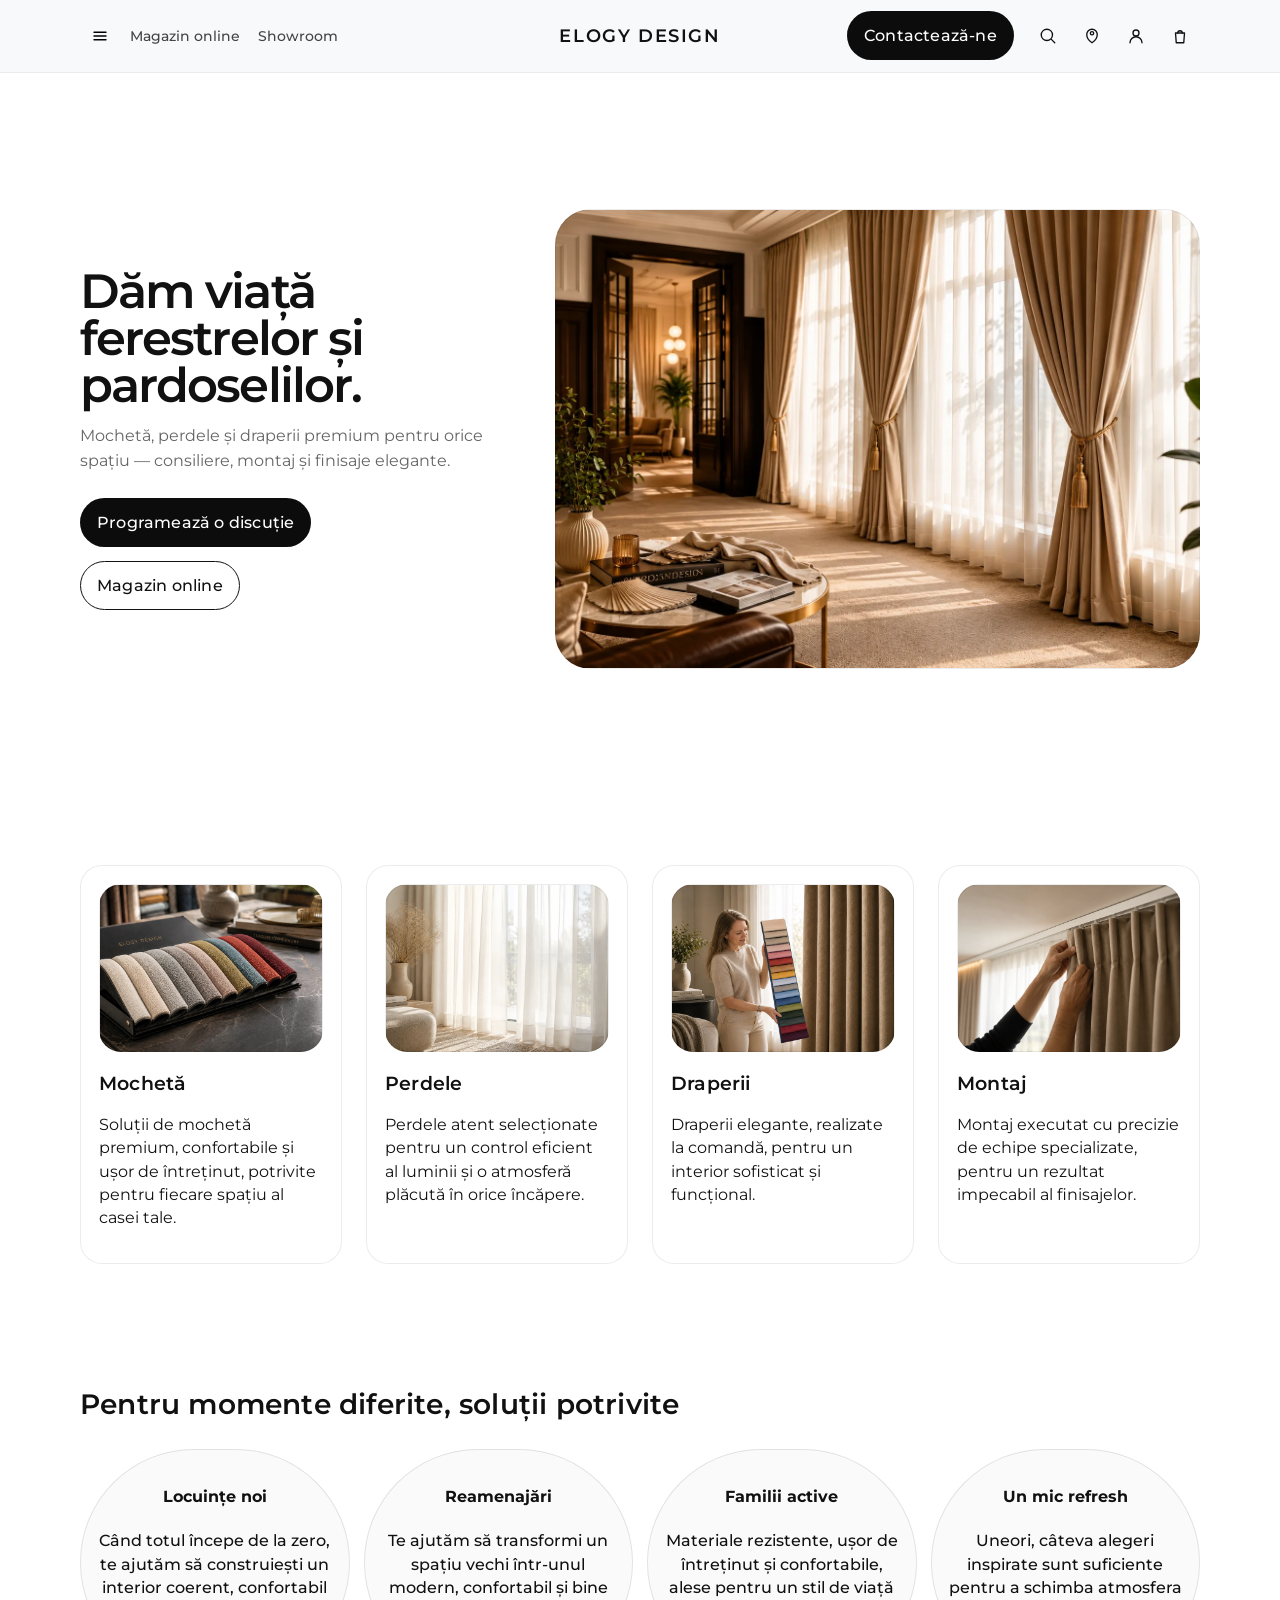
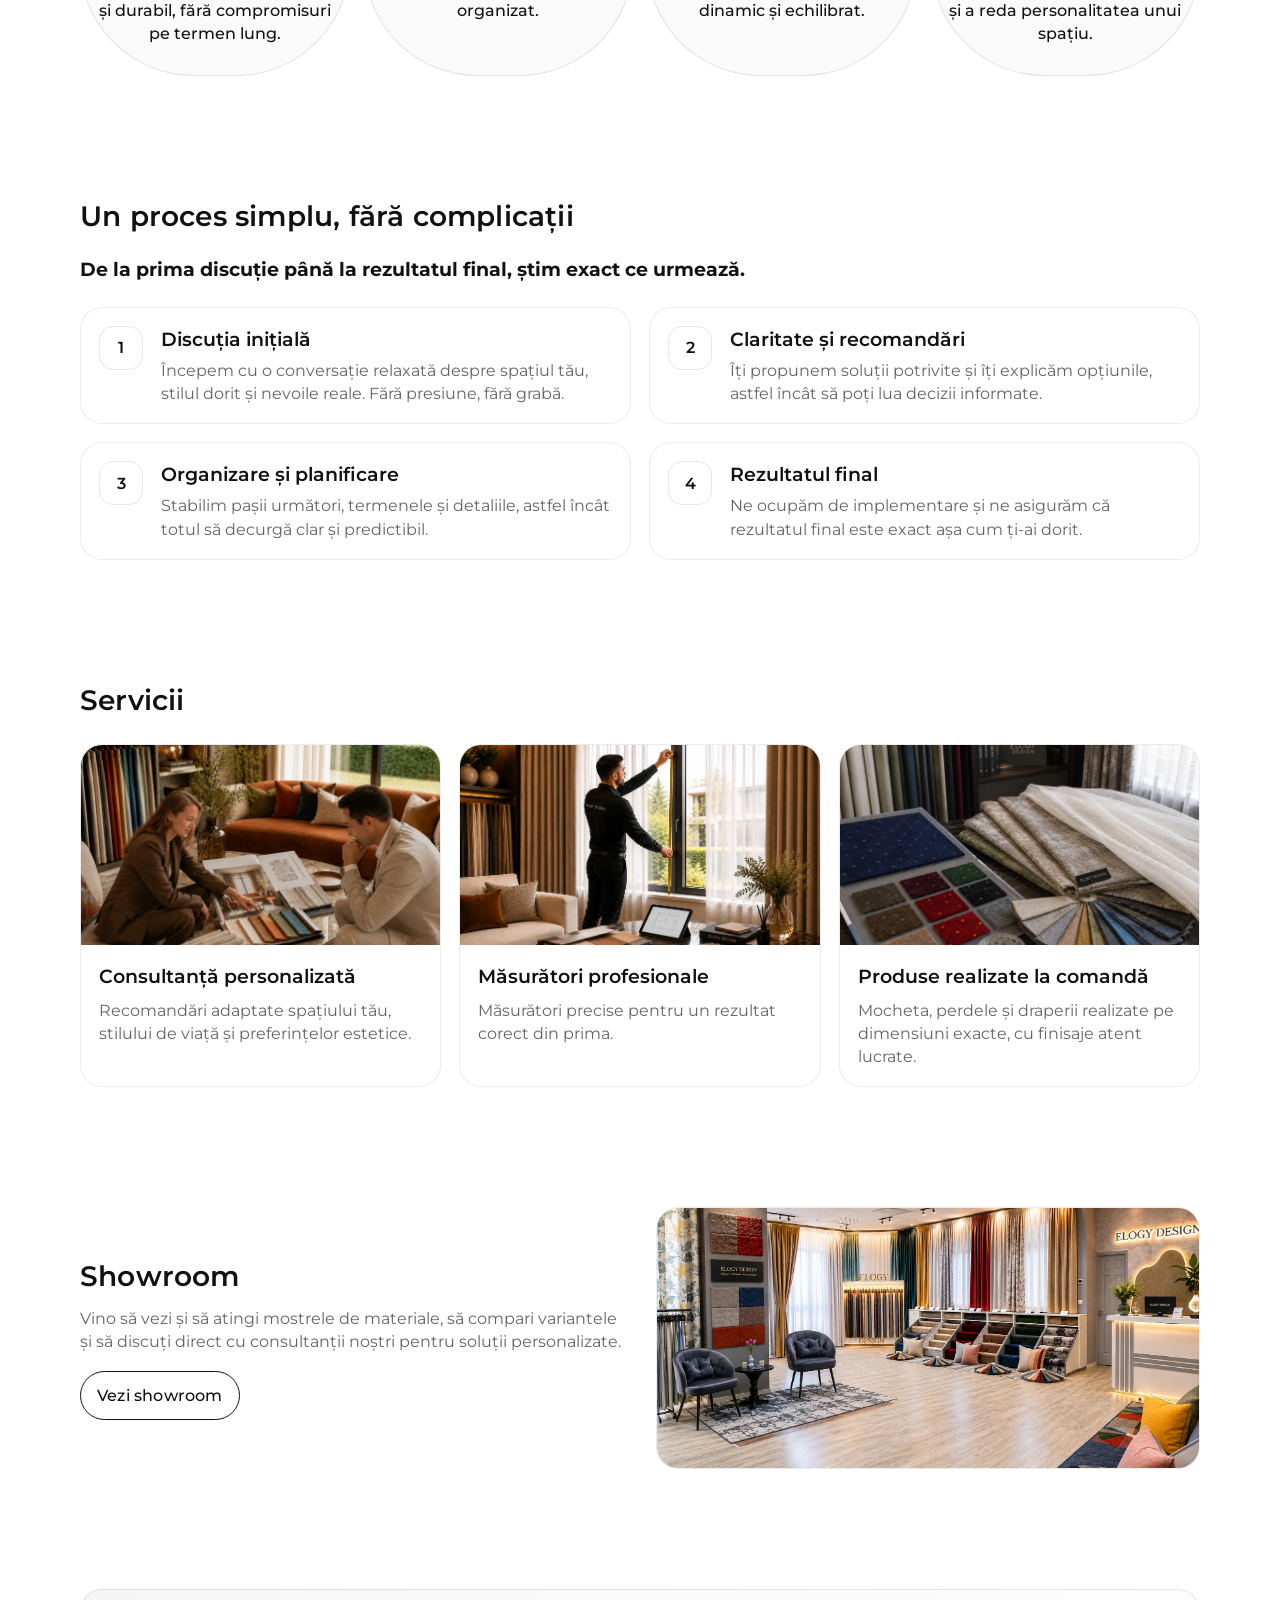
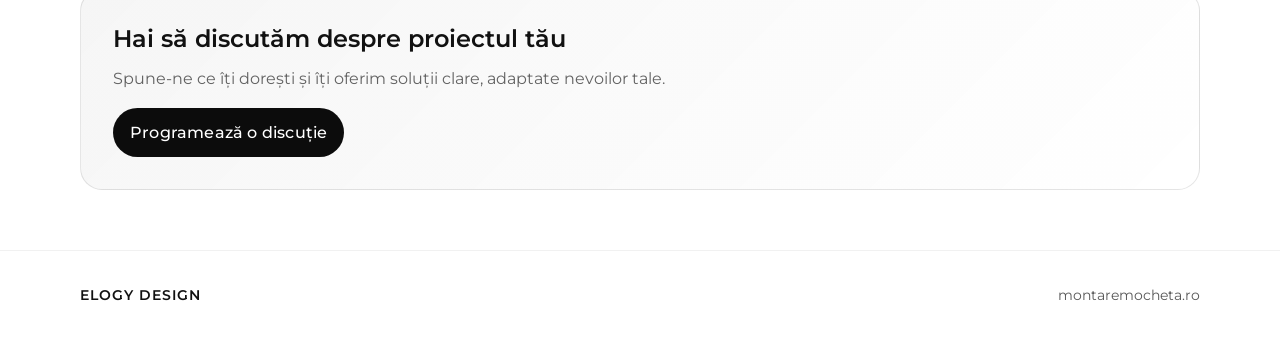
<file: index.html>
<!doctype html>
<html lang="ro">

<head>
  <meta charset="utf-8" />
  <meta name="viewport" content="width=device-width, initial-scale=1" />
  <title>ELOGY DESIGN</title>

  <!-- Font: Montserrat (predominant / exclusiv) -->
  <!-- Dacă muți acest fișier, link-ul rămâne identic (extern). -->
  <link rel="preconnect" href="https://fonts.googleapis.com">
  <link rel="preconnect" href="https://fonts.gstatic.com" crossorigin>
  <link href="https://fonts.googleapis.com/css2?family=Montserrat:wght@400;500;600&display=swap" rel="stylesheet">

  <!-- CSS extern -->
  <!-- Dacă index.html este în rădăcină, path-ul e corect: css/styles.css -->
  <link rel="stylesheet" href="css/styles.css" />
</head>

<body>
  <!-- =========================
       1) HEADER (obligatoriu)
       - logo centru
       - stânga: hamburger + Magazin online + Showroom
       - dreapta: CTA + icon-uri (sprite svg)
       ========================= -->
  <header class="header" role="banner">
    <div class="container header__inner">
      <!-- Left -->
      <div class="header__left">
        <!-- Hamburger -->
        <button class="icon-btn header__hamburger" type="button" aria-label="Deschide meniul" aria-controls="siteDrawer"
          aria-expanded="false" data-drawer-open>
          <svg class="icon" aria-hidden="true" focusable="false">
            <use href="images/icons.svg#icon-menu"></use>
          </svg>
        </button>

        <!-- Visible left links -->
        <nav class="header__quicklinks" aria-label="Navigație rapidă">
          <a class="header__link" href="magazin.html" aria-label="Magazin online">Magazin online</a>
          <a class="header__link" href="showroom.html" aria-label="Showroom">Showroom</a>
        </nav>
      </div>

      <!-- Center logo -->
      <div class="header__center">
        <!-- Placeholder logo text; înlocuiești ulterior cu logo SVG/IMG -->
        <a class="header__logo" href="index.html" aria-label="ELOGY Design">
          ELOGY DESIGN
        </a>
      </div>

      <!-- Right -->
      <div class="header__right">
        <a class="btn btn--primary header__cta" href="contact.html" aria-label="Contactează-ne">Contactează-ne</a>

        <div class="header__icons" aria-label="Acțiuni rapide">

          <!-- Căutare (ex: pagină dedicată sau anchor) -->
          <a href="search.html" class="icon-btn" aria-label="Caută">
            <svg class="icon" aria-hidden="true" focusable="false">
              <use href="images/icons.svg#icon-search"></use>
            </svg>
          </a>

          <!-- Locație / Showroom -->
          <a href="showroom.html" class="icon-btn" aria-label="Locație">
            <svg class="icon" aria-hidden="true" focusable="false">
              <use href="images/icons.svg#icon-location"></use>
            </svg>
          </a>

          <!-- Cont (viitor) -->
          <a href="#" class="icon-btn" aria-label="Cont">
            <svg class="icon" aria-hidden="true" focusable="false">
              <use href="images/icons.svg#icon-user"></use>
            </svg>
          </a>

          <!-- Coș -->
          <a href="cos.html" class="icon-btn icon-btn--cart" aria-label="Coș" data-cart-link>
            <svg class="icon" aria-hidden="true" focusable="false">
              <use href="images/icons.svg#icon-bag"></use>
            </svg>
            <span class="cart-badge" data-cart-badge hidden>0</span>
          </a>


        </div>

      </div>
    </div>

    <!-- Drawer / Mobile menu (hamburger) -->
    <!-- Conținut obligatoriu: Perdele & Draperii, Mochetă, Montaj, Accesorii -->
    <aside class="drawer" id="siteDrawer" aria-hidden="true" data-drawer>
      <div class="drawer__backdrop" data-drawer-close aria-hidden="true"></div>

      <div class="drawer__panel" role="dialog" aria-modal="true" aria-label="Meniu">
        <div class="drawer__header">
          <span class="drawer__title">Meniu</span>
          <button class="icon-btn" type="button" aria-label="Închide meniul" data-drawer-close>
            <svg class="icon" aria-hidden="true" focusable="false">
              <use href="images/icons.svg#icon-close"></use>
            </svg>
          </button>
        </div>

        <nav class="drawer__nav" aria-label="Navigație principală">
          <a class="drawer__link" href="perdele.html">Perdele</a>
          <a class="drawer__link" href="draperii.html">Draperii</a>
          <a class="drawer__link" href="mocheta.html">Mochetă</a>
          <a class="drawer__link" href="montaj.html">Montaj</a>
          <a class="drawer__link" href="accesorii.html">Accesorii</a>
        </nav>
      </div>
    </aside>
  </header>

  <main id="main">
    <!-- =========================
         2) HERO (obligatoriu)
         ========================= -->
    <section class="hero section" aria-label="Introducere" data-animate>
      <div class="container hero__inner">
        <div class="hero__content">
          <h1 class="hero__title">Dăm viață ferestrelor și pardoselilor.</h1>
          <p class="hero__subtitle">
            Mochetă, perdele și draperii premium pentru orice spațiu — consiliere, montaj și finisaje elegante.
          </p>

          <div class="hero__actions">
            <a class="btn btn--primary" href="contact.html">Programează o discuție</a>
            <a class="btn btn--secondary" href="magazin.html">Magazin online</a>
          </div>
        </div>

        <!-- Placeholder media -->
        <!--setezi background-image inline sau în CSS. -->
        <div class="hero__media media has-image hero__media--image" aria-hidden="true">
          <div class="media__surface"></div>
        </div>
      </div>
    </section>

    <!-- =========================
         3) Secțiune Carduri principale (obligatoriu)
         - Mochetă, Perdele, Draperii, Montaj
         ========================= -->
    <section class="cards section" aria-label="Categorii principale" data-animate>
      <div class="container">
        <div class="cards__grid">
          <!-- Card component (placeholder) -->

          <article class="card card--mocheta">
            <a href="mocheta.html" class="card__link" aria-label="Vezi detalii despre mocheta ELOGY DESIGN">
              <div class="card__media media card__media--mocheta ">

              </div>

              <h3 class="card__title">Mochetă</h3>
              <p>Soluții de mochetă premium, confortabile și ușor de întreținut, potrivite pentru fiecare spațiu al
                casei tale.</p>
            </a>
          </article>

          <article class="card card--perdele">
            <a href="perdele.html" class="card__link" aria-label="Vezi detalii despre perdele ELOGY DESIGN">
              <div class="card__media media card__media--perdele">

              </div>

              <h3 class="card__title">Perdele</h3>
              <p>Perdele atent selecționate pentru un control eficient al luminii și o atmosferă plăcută în orice
                încăpere.</p>
            </a>
          </article>


          <article class="card card--draperii">
            <a href="draperii.html" class="card__link" aria-label="Vezi detalii despre perdele ELOGY DESIGN">
              <div class="card__media media card__media--draperii">

              </div>

              <h3 class="card__title">Draperii</h3>
              <p>Draperii elegante, realizate la comandă, pentru un interior sofisticat și funcțional.</p>
            </a>
          </article>


          <article class="card card--montaj">
            <a href="montaj.html" class="card__link" aria-label="Vezi detalii despre perdele ELOGY DESIGN">
              <div class="card__media media card__media--montaj">

              </div>

              <h3 class="card__title">Montaj</h3>
              <p>Montaj executat cu precizie de echipe specializate, pentru un rezultat impecabil al finisajelor.</p>
            </a>
          </article>

        </div>
      </div>
    </section>

    <!-- =========================
         4) Pentru cine este (obligatoriu)
         - Locuințe noi, Renovări, Familii cu copii, Spații existente
         ========================= -->
    <section class="audience section" aria-label="Pentru cine este" data-animate>
      <div class="container">
        <div class="section__head">
          <h2 class="section__title">Pentru momente diferite, soluții potrivite</h2>
        </div>

        <div class="audience__grid">
          <div class="pill">
            <h4>Locuințe noi</h4>
            <p>Când totul începe de la zero, te ajutăm să construiești un interior coerent, confortabil și durabil, fără
              compromisuri
              pe termen lung.</p>
          </div>
          <div class="pill">
            <h4>Reamenajări</h4>
            <p>Te ajutăm să transformi un spațiu vechi într-unul modern, confortabil și bine organizat.</p>
          </div>
          <div class="pill">
            <h4>Familii active</h4>
            <p>Materiale rezistente, ușor de întreținut și confortabile, alese pentru un stil de viață dinamic și
              echilibrat.</p>
          </div>
          <div class="pill">
            <h4>Un mic refresh</h4>
            <p>Uneori, câteva alegeri inspirate sunt suficiente pentru a schimba atmosfera și a reda personalitatea unui
              spațiu.</p>
          </div>
        </div>
      </div>
    </section>

    <!-- =========================
         5) Cum lucrăm (obligatoriu) - proces în 4 pași
         (fără texte inventate -> folosim placeholder clar)
         ========================= -->
    <section class="process section" aria-label="Cum lucrăm" data-animate>
      <div class="container">
        <div class="section__head">
          <h2 class="section__title">Un proces simplu, fără complicații</h2>
          <h3>De la prima discuție până la rezultatul final, știm exact ce urmează.</h3>
        </div>

        <ol class="process__grid">
          <li class="step">
            <div class="step__num">1</div>
            <div class="step__body">
              <h3 class="step__title">Discuția inițială</h3>
              <p class="step__text">Începem cu o conversație relaxată despre spațiul tău, stilul dorit și nevoile reale.
                Fără presiune, fără grabă.</p>
            </div>
          </li>
          <li class="step">
            <div class="step__num">2</div>
            <div class="step__body">
              <h3 class="step__title">Claritate și recomandări</h3>
              <p class="step__text">Îți propunem soluții potrivite și îți explicăm opțiunile, astfel încât să poți lua
                decizii informate.</p>
            </div>
          </li>
          <li class="step">
            <div class="step__num">3</div>
            <div class="step__body">
              <h3 class="step__title">Organizare și planificare</h3>
              <p class="step__text">Stabilim pașii următori, termenele și detaliile, astfel încât totul să decurgă clar
                și predictibil.</p>
            </div>
          </li>
          <li class="step">
            <div class="step__num">4</div>
            <div class="step__body">
              <h3 class="step__title">Rezultatul final</h3>
              <p class="step__text">Ne ocupăm de implementare și ne asigurăm că rezultatul final este exact așa cum
                ți-ai dorit.</p>
            </div>
          </li>
        </ol>
      </div>
    </section>

    <!-- =========================
         6) Servicii (obligatoriu) - explicate, nu listă
         (fără texte inventate -> placeholder clar)
         ========================= -->
    <section class="services section" id="servicii" aria-label="Servicii" data-animate>
      <div class="container">
        <div class="section__head">
          <h2 class="section__title">Servicii</h2>
        </div>

        <div class="services__grid">
          <article class="service">
            <div class="service__media service__media--consultanta  has-image">
              <div class="media__surface"></div>
            </div>
            <div class="service__content">
              <h3 class="service__title">Consultanță personalizată</h3>
              <p class="service__text">Recomandări adaptate spațiului tău, stilului de viață și preferințelor estetice.
              </p>
            </div>
          </article>

          <article class="service">
            <div class="service__media service__media--masuratori has-image">
              <div class="media__surface"></div>
            </div>
            <div class="service__content">
              <h3 class="service__title">Măsurători profesionale</h3>
              <p class="service__text">Măsurători precise pentru un rezultat corect din prima.</p>
            </div>
          </article>

          <article class="service">
            <div class="service__media service__media--produse has-image">
              <div class="media__surface"></div>
            </div>
            <div class="service__content">
              <h3 class="service__title">Produse realizate la comandă</h3>
              <p class="service__text">Mocheta, perdele și draperii realizate pe dimensiuni exacte, cu finisaje atent
                lucrate.
              </p>
            </div>
          </article>


        </div>
      </div>
    </section>

    <!-- =========================
         7) Showroom (obligatoriu)
         ========================= -->
    <section class="showroom section" aria-label="Showroom" data-animate>
      <div class="container showroom__inner">
        <div class="showroom__content">
          <h2 class="section__title">Showroom</h2>
          <p class="showroom__text">Vino să vezi și să atingi mostrele de materiale, să compari variantele și să discuți
            direct cu consultanții noștri
            pentru soluții personalizate.</p>
          <a class="btn btn--secondary" href="showroom.html">Vezi showroom</a>
        </div>

        <!-- Placeholder media; pregătit pentru imagine + overlay gradient -->
        <div class="showroom__media media  showroom__media showroom__media--image has-image" aria-hidden="true">
          <div class="media__surface"></div>
        </div>
      </div>
    </section>

    <!-- =========================
         8) CTA final (obligatoriu)
         (fără texte inventate -> placeholder clar)
         ========================= -->
    <section class="final-cta section" aria-label="CTA final" data-animate>
      <div class="container final-cta__inner">
        <div class="final-cta__box">
          <h2 class="final-cta__title">Hai să discutăm despre proiectul tău</h2>
          <p class="final-cta__text">Spune-ne ce îți dorești și îți oferim soluții clare, adaptate nevoilor tale.</p>
          <div class="final-cta__actions">
            <a class="btn btn--primary" href="contact.html">Programează o discuție</a>
          </div>
        </div>
      </div>
    </section>
  </main>

  <!-- =========================
       9) FOOTER (obligatoriu)
       - link discret către montaremocheta.ro
       ========================= -->
  <footer class="footer" role="contentinfo">
    <div class="container footer__inner">
      <div class="footer__left">
        <span class="footer__brand">ELOGY DESIGN</span>
      </div>

      <div class="footer__right">
        <a class="footer__link" href="https://montaremocheta.ro" target="_blank" rel="noopener">
          montaremocheta.ro
        </a>
      </div>
    </div>
  </footer>

  <!-- JS extern -->
  <script src="js/main.js" defer></script>
  <script src="js/store/storage.js" defer></script>
  <script src="js/store/cart.store.js" defer></script>
  <script src="js/cart/cart.badge.js" defer></script>
</body>

</html>
</file>
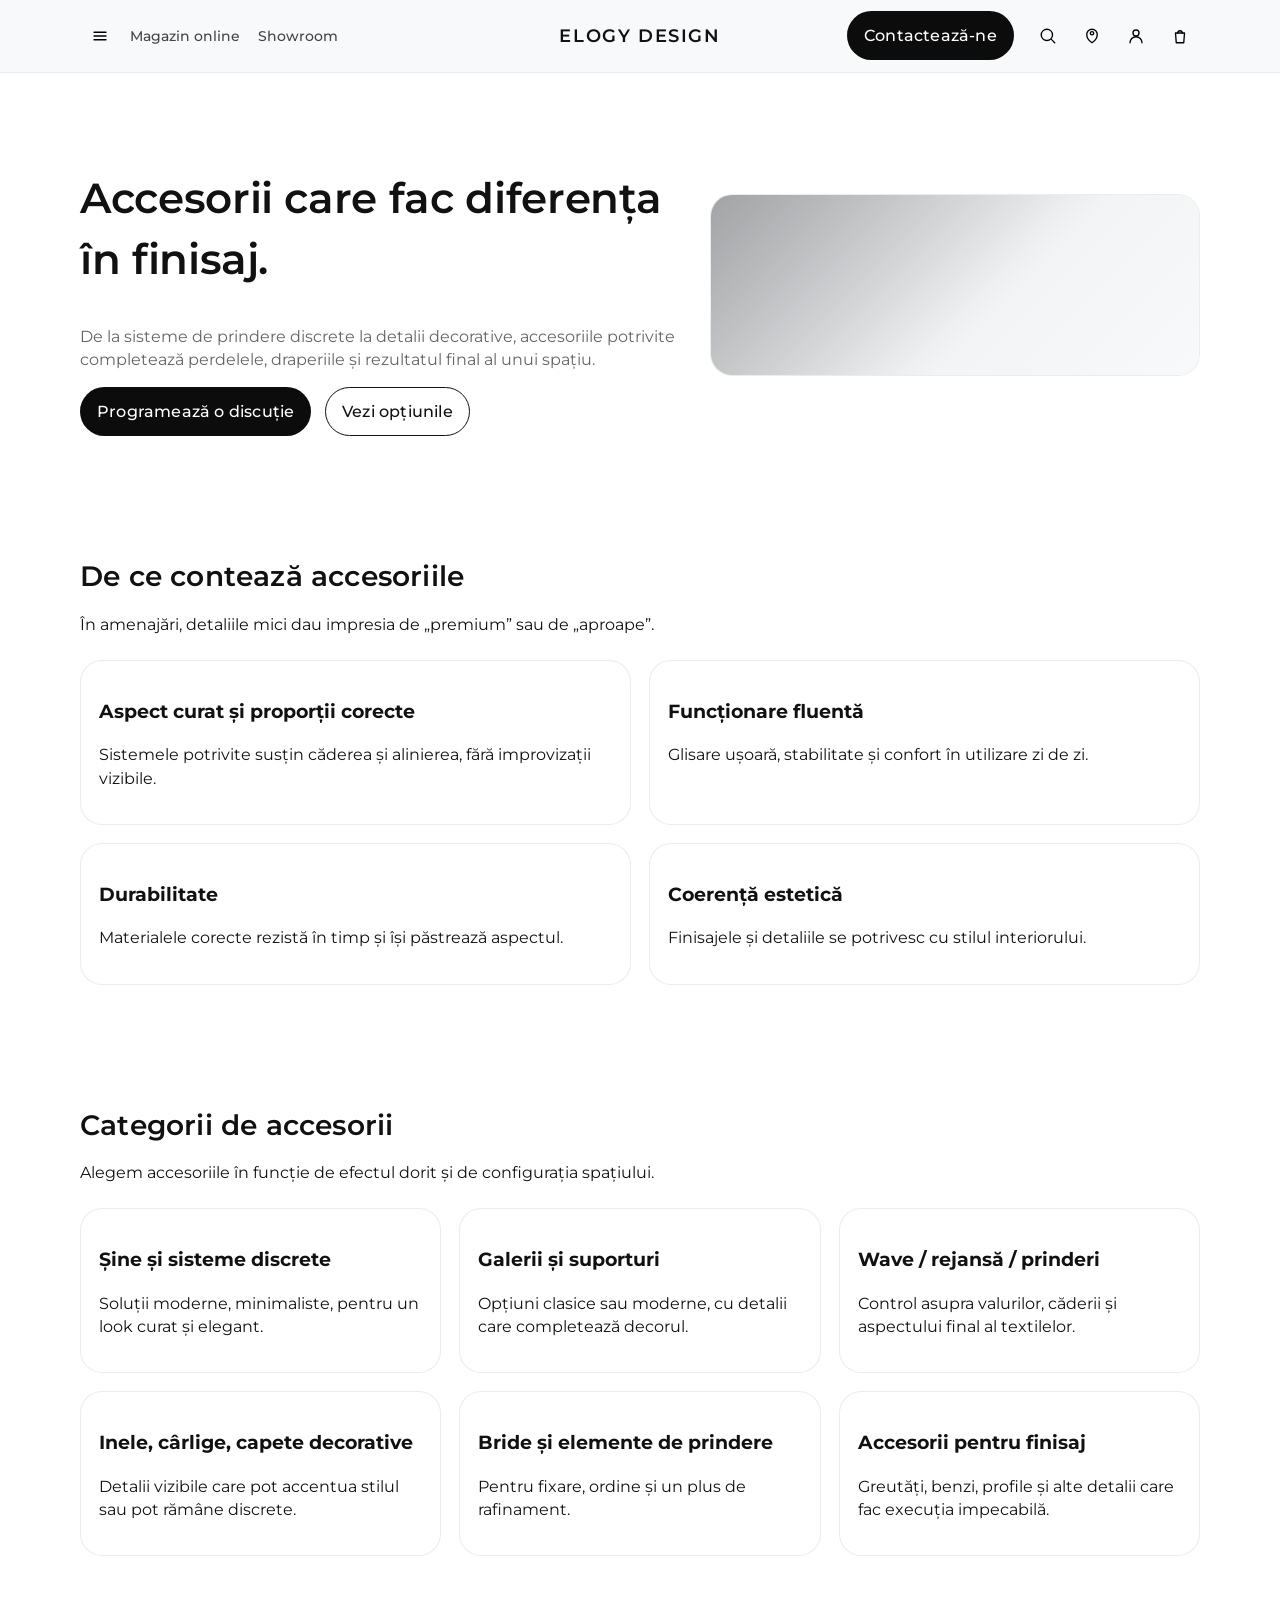
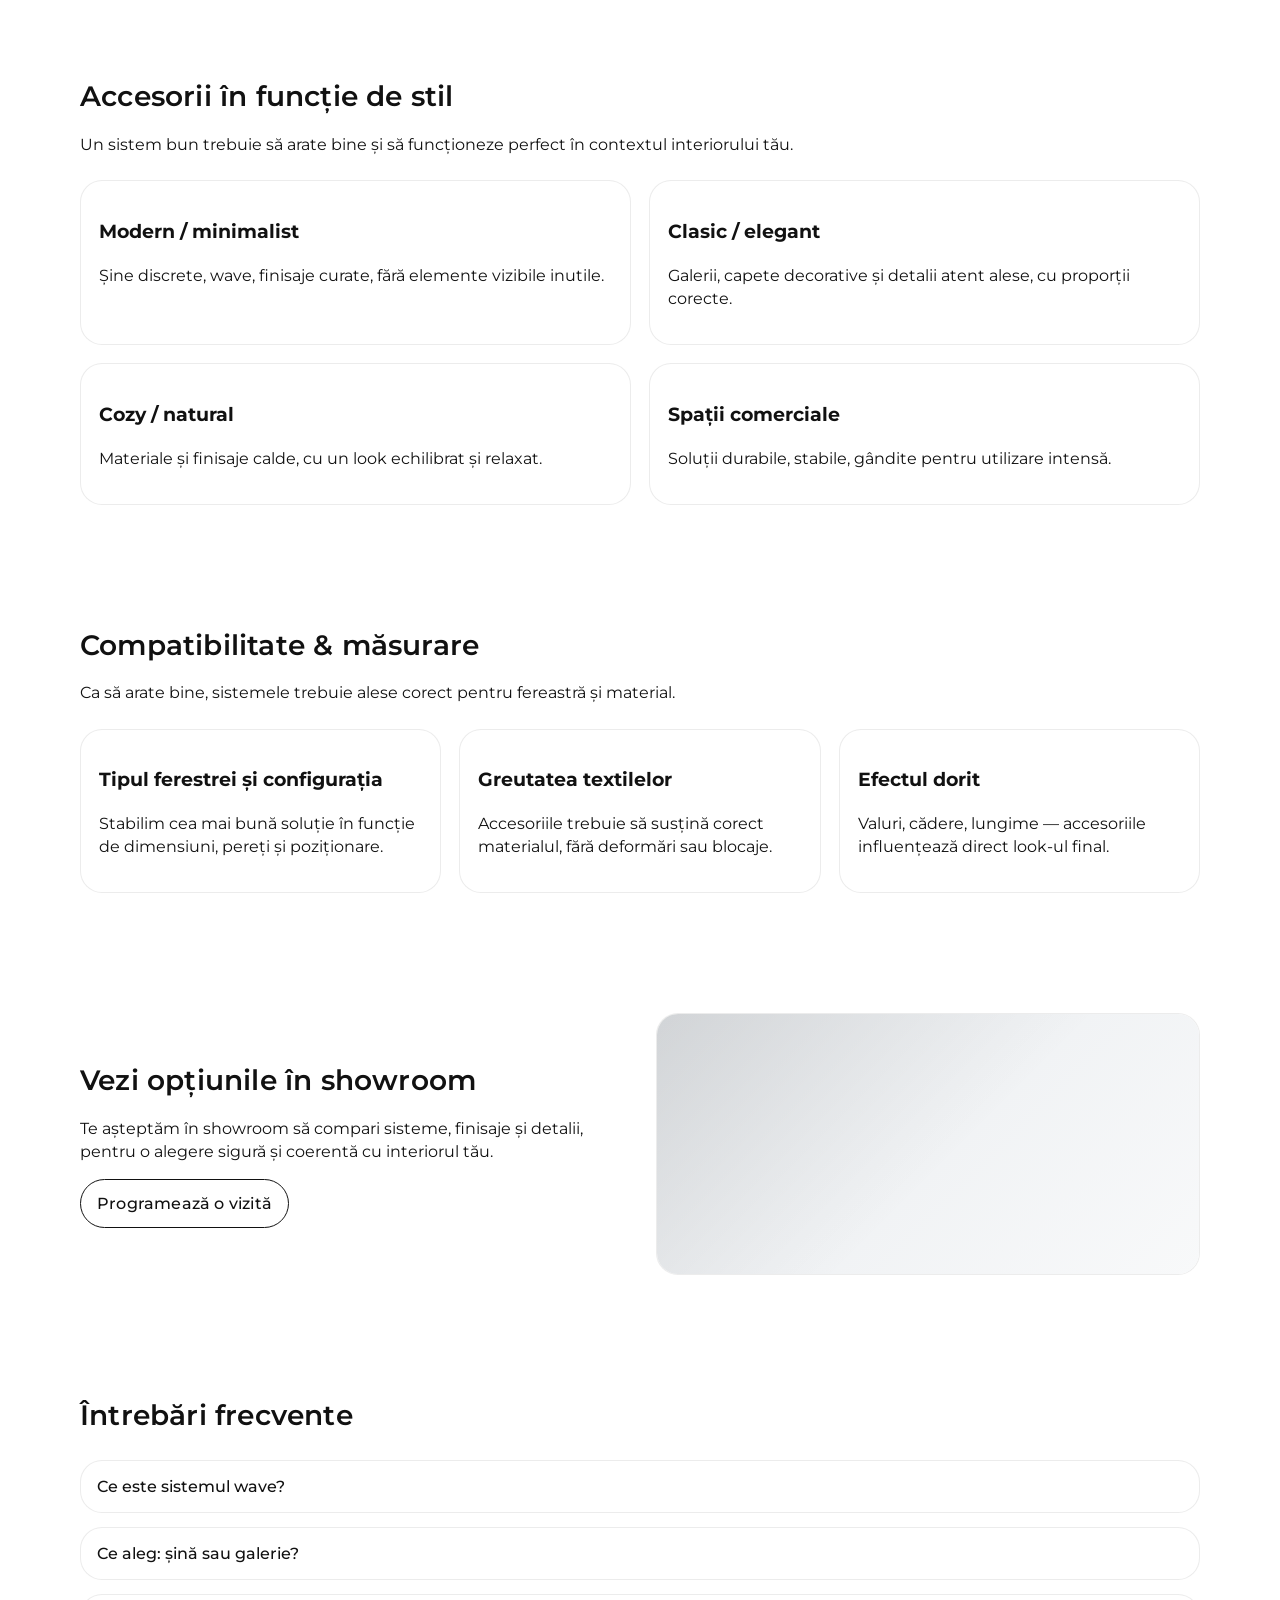
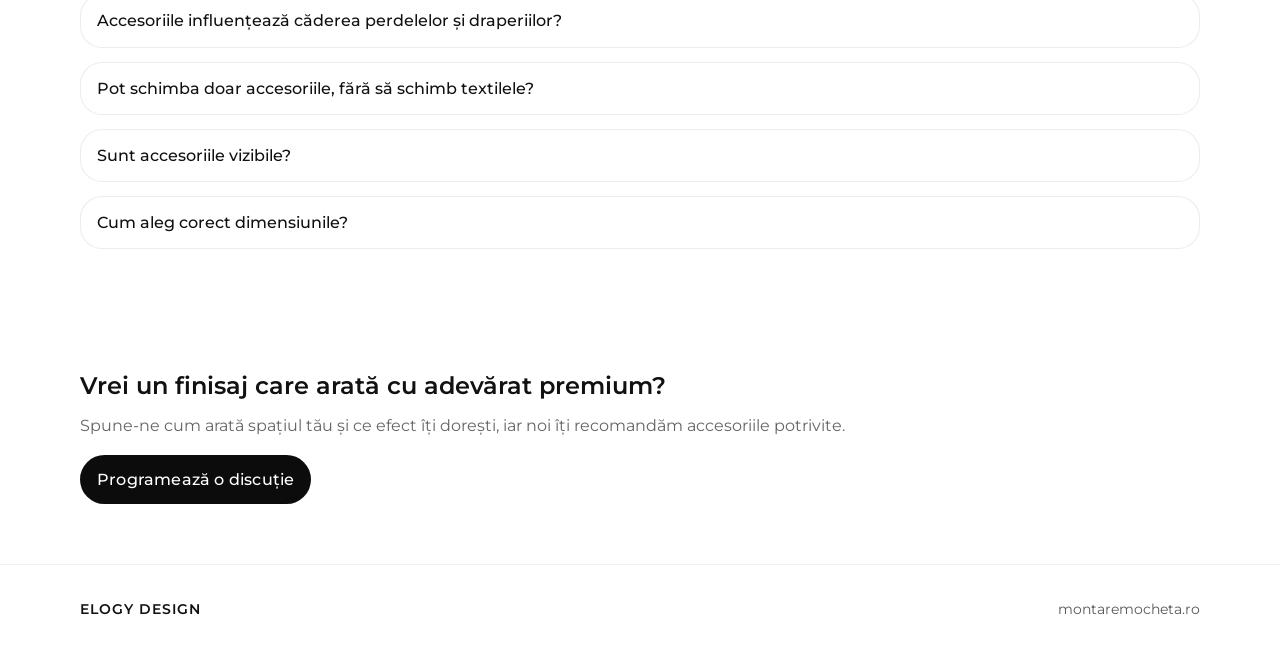
<file: accesorii.htm>
<!doctype html>
<html lang="ro">

<head>
    <meta charset="utf-8">
    <title>Accesorii | ELOGY Design</title>
    <meta name="viewport" content="width=device-width, initial-scale=1">

    <!-- Font -->
    <link rel="preconnect" href="https://fonts.googleapis.com">
    <link rel="preconnect" href="https://fonts.gstatic.com" crossorigin>
    <link href="https://fonts.googleapis.com/css2?family=Montserrat:wght@400;500;600&display=swap" rel="stylesheet">

    <!-- CSS global -->
    <link rel="stylesheet" href="css/styles.css">
    <!-- CSS pagină Accesorii -->
    <link rel="stylesheet" href="css/accesorii.css">
</head>

<body>

    <!-- =========================================================
       HEADER (COPIAT IDENTIC DIN index.html)
       ========================================================= -->
    <header class="header" role="banner">
        <div class="container header__inner">
            <!-- Left -->
            <div class="header__left">
                <!-- Hamburger -->
                <button class="icon-btn header__hamburger" type="button" aria-label="Deschide meniul"
                    aria-controls="siteDrawer" aria-expanded="false" data-drawer-open>
                    <svg class="icon" aria-hidden="true" focusable="false">
                        <use href="images/icons.svg#icon-menu"></use>
                    </svg>
                </button>

                <!-- Visible left links -->
                <nav class="header__quicklinks" aria-label="Navigație rapidă">
                    <a class="header__link" href="#" aria-label="Magazin online">Magazin online</a>
                    <a class="header__link" href="showroom.html" aria-label="Showroom">Showroom</a>
                </nav>
            </div>

            <!-- Center logo -->
            <div class="header__center">
                <!-- Placeholder logo text; înlocuiești ulterior cu logo SVG/IMG -->
                <a class="header__logo" href="index.html" aria-label="ELOGY Design">
                    ELOGY DESIGN
                </a>
            </div>

            <!-- Right -->
            <div class="header__right">
                <a class="btn btn--primary header__cta" href="contact.html"
                    aria-label="Contactează-ne">Contactează-ne</a>

                <div class="header__icons" aria-label="Acțiuni rapide">
                    <button class="icon-btn" type="button" aria-label="Caută">
                        <svg class="icon" aria-hidden="true" focusable="false">
                            <use href="images/icons.svg#icon-search"></use>
                        </svg>
                    </button>
                    <button class="icon-btn" type="button" aria-label="Locație">
                        <svg class="icon" aria-hidden="true" focusable="false">
                            <use href="images/icons.svg#icon-location"></use>
                        </svg>
                    </button>
                    <button class="icon-btn" type="button" aria-label="Cont">
                        <svg class="icon" aria-hidden="true" focusable="false">
                            <use href="images/icons.svg#icon-user"></use>
                        </svg>
                    </button>
                    <button class="icon-btn" type="button" aria-label="Coș">
                        <svg class="icon" aria-hidden="true" focusable="false">
                            <use href="images/icons.svg#icon-bag"></use>
                        </svg>
                    </button>
                </div>
            </div>
        </div>

        <!-- Drawer / Mobile menu (hamburger) -->
        <!-- Conținut obligatoriu: Perdele & Draperii, Mochetă, Montaj, Accesorii -->
        <aside class="drawer" id="siteDrawer" aria-hidden="true" data-drawer>
            <div class="drawer__backdrop" data-drawer-close aria-hidden="true"></div>

            <div class="drawer__panel" role="dialog" aria-modal="true" aria-label="Meniu">
                <div class="drawer__header">
                    <span class="drawer__title">Meniu</span>
                    <button class="icon-btn" type="button" aria-label="Închide meniul" data-drawer-close>
                        <svg class="icon" aria-hidden="true" focusable="false">
                            <use href="images/icons.svg#icon-close"></use>
                        </svg>
                    </button>
                </div>

                <nav class="drawer__nav" aria-label="Navigație principală">
                    <a class="drawer__link" href="perdele.html">Perdele</a>
                    <a class="drawer__link" href="draperii.html">Draperii</a>
                    <a class="drawer__link" href="mocheta.html">Mochetă</a>
                    <a class="drawer__link" href="montaj.html">Montaj</a>
                    <a class="drawer__link" href="accesorii.htm">Accesorii</a>
                </nav>
            </div>
        </aside>
    </header>

    <main>

        <!-- =========================================================
         HERO – Accesorii
         ========================================================= -->
        <section class="accesorii-hero section" data-animate>
            <div class="container accesorii-hero__inner">
                <div class="accesorii-hero__content">
                    <h1 class="accesorii-hero__title">Accesorii care fac diferența în finisaj.</h1>
                    <p class="accesorii-hero__text">
                        De la sisteme de prindere discrete la detalii decorative, accesoriile potrivite completează
                        perdelele, draperiile și rezultatul final al unui spațiu.
                    </p>

                    <div class="accesorii-hero__actions">
                        <a href="contact.html" class="btn btn--primary">Programează o discuție</a>
                        <a href="#categorii" class="btn btn--secondary">Vezi opțiunile</a>
                    </div>
                </div>

                <div class="accesorii-hero__media media media--gradient media--overlay" aria-hidden="true">
                    <div class="media__surface"></div>
                </div>
            </div>
        </section>

        <!-- =========================================================
         De ce contează accesoriile
         ========================================================= -->
        <section class="accesorii-reasons section" data-animate>
            <div class="container">
                <div class="section__head">
                    <h2 class="section__title">De ce contează accesoriile</h2>
                    <p class="section__subtitle">
                        În amenajări, detaliile mici dau impresia de „premium” sau de „aproape”.
                    </p>
                </div>

                <div class="accesorii-reasons__grid">
                    <article class="reason-card">
                        <h3>Aspect curat și proporții corecte</h3>
                        <p>Sistemele potrivite susțin căderea și alinierea, fără improvizații vizibile.</p>
                    </article>

                    <article class="reason-card">
                        <h3>Funcționare fluentă</h3>
                        <p>Glisare ușoară, stabilitate și confort în utilizare zi de zi.</p>
                    </article>

                    <article class="reason-card">
                        <h3>Durabilitate</h3>
                        <p>Materialele corecte rezistă în timp și își păstrează aspectul.</p>
                    </article>

                    <article class="reason-card">
                        <h3>Coerență estetică</h3>
                        <p>Finisajele și detaliile se potrivesc cu stilul interiorului.</p>
                    </article>
                </div>
            </div>
        </section>

        <!-- =========================================================
         Categorii de accesorii
         ========================================================= -->
        <section class="accesorii-categories section" id="categorii" data-animate>
            <div class="container">
                <div class="section__head">
                    <h2 class="section__title">Categorii de accesorii</h2>
                    <p class="section__subtitle">
                        Alegem accesoriile în funcție de efectul dorit și de configurația spațiului.
                    </p>
                </div>

                <div class="accesorii-categories__grid">
                    <article class="category-card">
                        <h3>Șine și sisteme discrete</h3>
                        <p>Soluții moderne, minimaliste, pentru un look curat și elegant.</p>
                    </article>

                    <article class="category-card">
                        <h3>Galerii și suporturi</h3>
                        <p>Opțiuni clasice sau moderne, cu detalii care completează decorul.</p>
                    </article>

                    <article class="category-card">
                        <h3>Wave / rejansă / prinderi</h3>
                        <p>Control asupra valurilor, căderii și aspectului final al textilelor.</p>
                    </article>

                    <article class="category-card">
                        <h3>Inele, cârlige, capete decorative</h3>
                        <p>Detalii vizibile care pot accentua stilul sau pot rămâne discrete.</p>
                    </article>

                    <article class="category-card">
                        <h3>Bride și elemente de prindere</h3>
                        <p>Pentru fixare, ordine și un plus de rafinament.</p>
                    </article>

                    <article class="category-card">
                        <h3>Accesorii pentru finisaj</h3>
                        <p>Greutăți, benzi, profile și alte detalii care fac execuția impecabilă.</p>
                    </article>
                </div>
            </div>
        </section>

        <!-- =========================================================
         Accesorii în funcție de stil
         ========================================================= -->
        <section class="accesorii-style section" data-animate>
            <div class="container">
                <div class="section__head">
                    <h2 class="section__title">Accesorii în funcție de stil</h2>
                    <p class="section__subtitle">
                        Un sistem bun trebuie să arate bine și să funcționeze perfect în contextul interiorului tău.
                    </p>
                </div>

                <div class="accesorii-style__grid">
                    <article class="style-card">
                        <h3>Modern / minimalist</h3>
                        <p>Șine discrete, wave, finisaje curate, fără elemente vizibile inutile.</p>
                    </article>

                    <article class="style-card">
                        <h3>Clasic / elegant</h3>
                        <p>Galerii, capete decorative și detalii atent alese, cu proporții corecte.</p>
                    </article>

                    <article class="style-card">
                        <h3>Cozy / natural</h3>
                        <p>Materiale și finisaje calde, cu un look echilibrat și relaxat.</p>
                    </article>

                    <article class="style-card">
                        <h3>Spații comerciale</h3>
                        <p>Soluții durabile, stabile, gândite pentru utilizare intensă.</p>
                    </article>
                </div>
            </div>
        </section>

        <!-- =========================================================
         Compatibilitate & măsurare
         ========================================================= -->
        <section class="accesorii-compat section" data-animate>
            <div class="container">
                <div class="section__head">
                    <h2 class="section__title">Compatibilitate &amp; măsurare</h2>
                    <p class="section__subtitle">
                        Ca să arate bine, sistemele trebuie alese corect pentru fereastră și material.
                    </p>
                </div>

                <div class="accesorii-compat__grid">
                    <article class="compat-card">
                        <h3>Tipul ferestrei și configurația</h3>
                        <p>Stabilim cea mai bună soluție în funcție de dimensiuni, pereți și poziționare.</p>
                    </article>

                    <article class="compat-card">
                        <h3>Greutatea textilelor</h3>
                        <p>Accesoriile trebuie să susțină corect materialul, fără deformări sau blocaje.</p>
                    </article>

                    <article class="compat-card">
                        <h3>Efectul dorit</h3>
                        <p>Valuri, cădere, lungime — accesoriile influențează direct look-ul final.</p>
                    </article>
                </div>
            </div>
        </section>

        <!-- =========================================================
         Showroom
         ========================================================= -->
        <section class="showroom section" data-animate>
            <div class="container showroom__inner">
                <div class="showroom__content">
                    <h2 class="section__title">Vezi opțiunile în showroom</h2>
                    <p>
                        Te așteptăm în showroom să compari sisteme, finisaje și detalii, pentru o alegere sigură
                        și coerentă cu interiorul tău.
                    </p>
                    <a href="showroom.html" class="btn btn--secondary">Programează o vizită</a>
                </div>

                <div class="showroom__media media media--gradient" aria-hidden="true">
                    <div class="media__surface"></div>
                </div>
            </div>
        </section>

        <!-- =========================================================
         FAQ – Accesorii
         ========================================================= -->
        <section class="faq section" data-animate>
            <div class="container">
                <div class="section__head">
                    <h2 class="section__title">Întrebări frecvente</h2>
                </div>

                <div class="faq__list">
                    <details class="faq__item">
                        <summary class="faq__q">Ce este sistemul wave?</summary>
                        <div class="faq__a">
                            Wave este un tip de prindere care creează valuri uniforme și un aspect modern, foarte curat.
                        </div>
                    </details>

                    <details class="faq__item">
                        <summary class="faq__q">Ce aleg: șină sau galerie?</summary>
                        <div class="faq__a">
                            Șina oferă un look discret și modern, galeria poate fi decorativă și potrivită în stiluri
                            clasice sau statement.
                        </div>
                    </details>

                    <details class="faq__item">
                        <summary class="faq__q">Accesoriile influențează căderea perdelelor și draperiilor?</summary>
                        <div class="faq__a">
                            Da, prinderea, distanțele și sistemul ales influențează direct aspectul final și modul de
                            utilizare.
                        </div>
                    </details>

                    <details class="faq__item">
                        <summary class="faq__q">Pot schimba doar accesoriile, fără să schimb textilele?</summary>
                        <div class="faq__a">
                            În multe cazuri, da. Putem recomanda o soluție compatibilă, în funcție de textilele
                            existente și de spațiu.
                        </div>
                    </details>

                    <details class="faq__item">
                        <summary class="faq__q">Sunt accesoriile vizibile?</summary>
                        <div class="faq__a">
                            Depinde de sistem. Unele sunt complet discrete, altele sunt decorative și fac parte din
                            design.
                        </div>
                    </details>

                    <details class="faq__item">
                        <summary class="faq__q">Cum aleg corect dimensiunile?</summary>
                        <div class="faq__a">
                            Dimensiunile se aleg în funcție de fereastră, spațiu și efectul dorit. Recomandăm măsurare
                            corectă înainte de instalare.
                        </div>
                    </details>
                </div>
            </div>
        </section>

        <!-- =========================================================
         CTA FINAL
         ========================================================= -->
        <section class="final-cta section" data-animate>
            <div class="container final-cta__inner">
                <h2 class="final-cta__title">Vrei un finisaj care arată cu adevărat premium?</h2>
                <p class="final-cta__text">
                    Spune-ne cum arată spațiul tău și ce efect îți dorești, iar noi îți recomandăm accesoriile
                    potrivite.
                </p>
                <a href="contact.html" class="btn btn--primary">Programează o discuție</a>
            </div>
        </section>

    </main>

    <!-- =========================================================
       FOOTER (COPIAT IDENTIC DIN index.html)
       ========================================================= -->


    <script src="js/main.js" defer></script>
</body>

</html>
<footer class="footer" role="contentinfo">
    <div class="container footer__inner">
        <div class="footer__left">
            <span class="footer__brand">ELOGY DESIGN</span>
        </div>

        <div class="footer__right">
            <a class="footer__link" href="https://montaremocheta.ro" target="_blank" rel="noopener">
                montaremocheta.ro
            </a>
        </div>
    </div>
</footer>
</file>
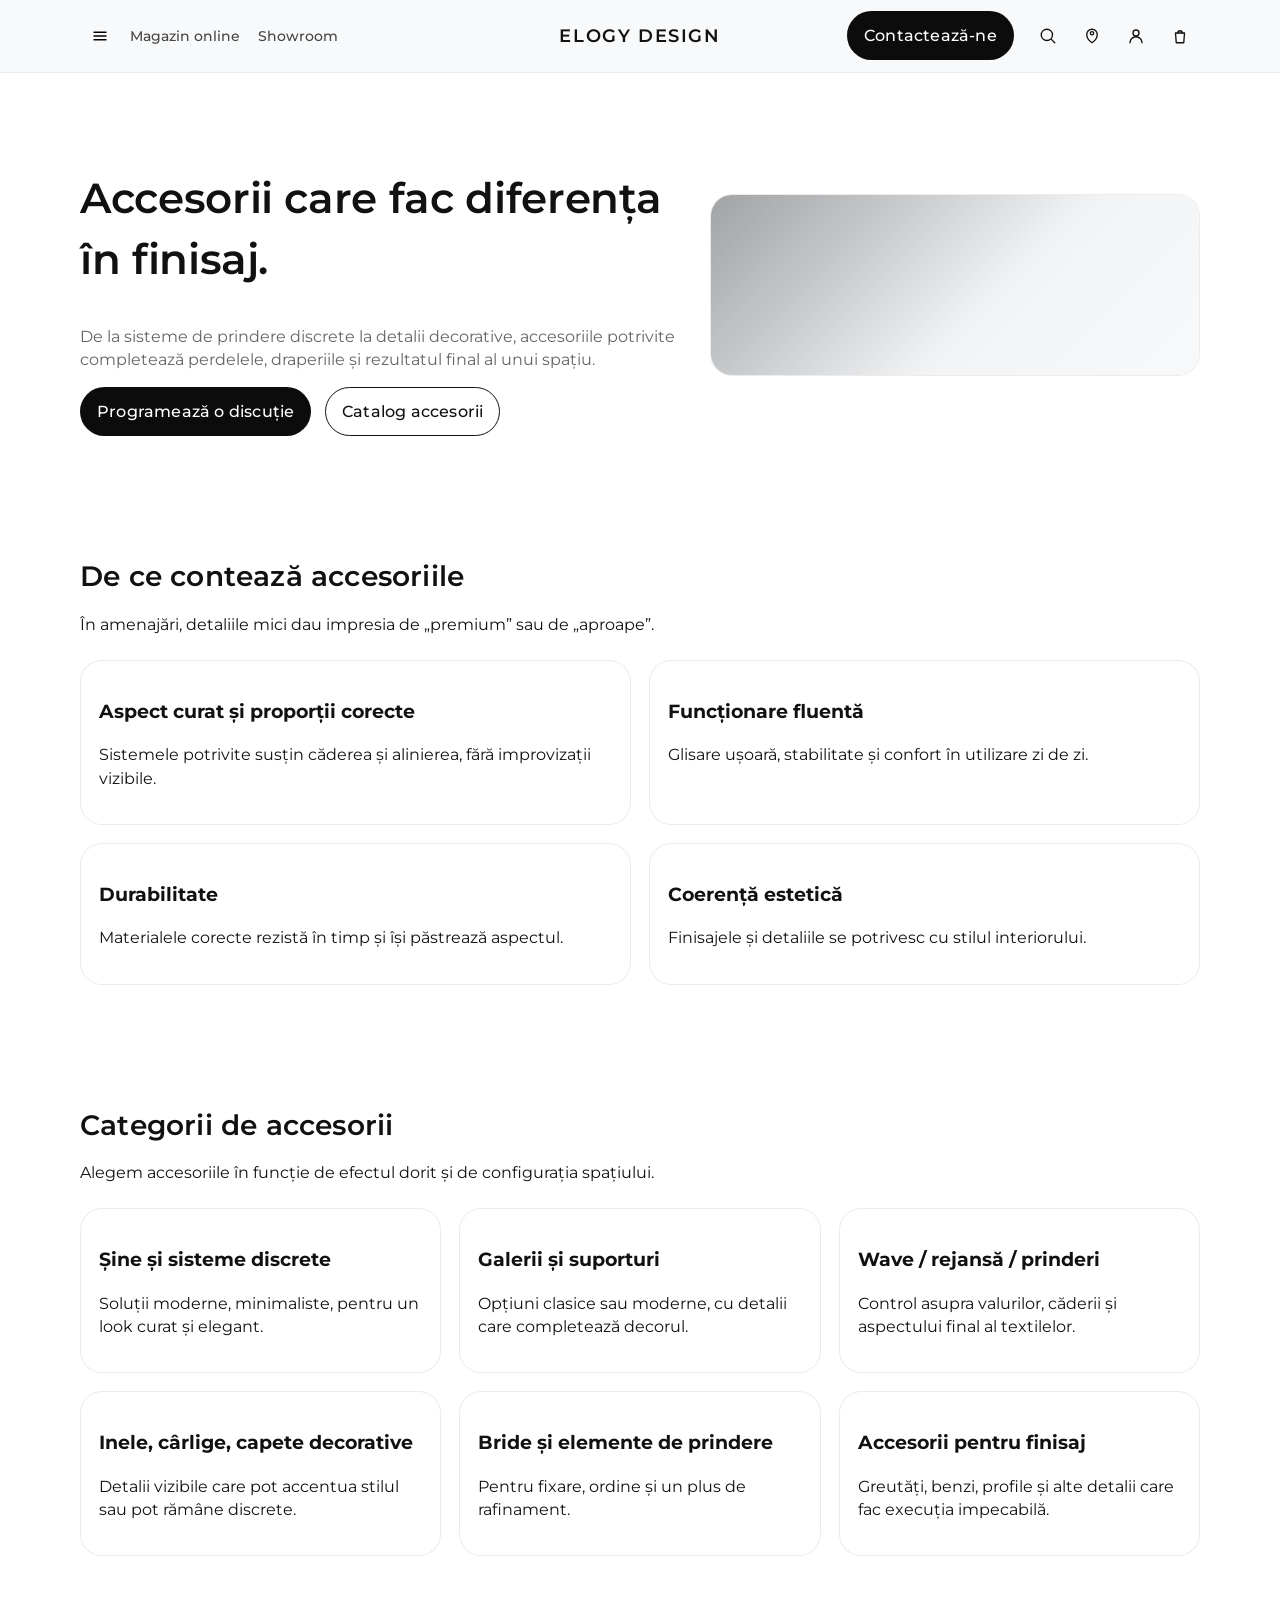
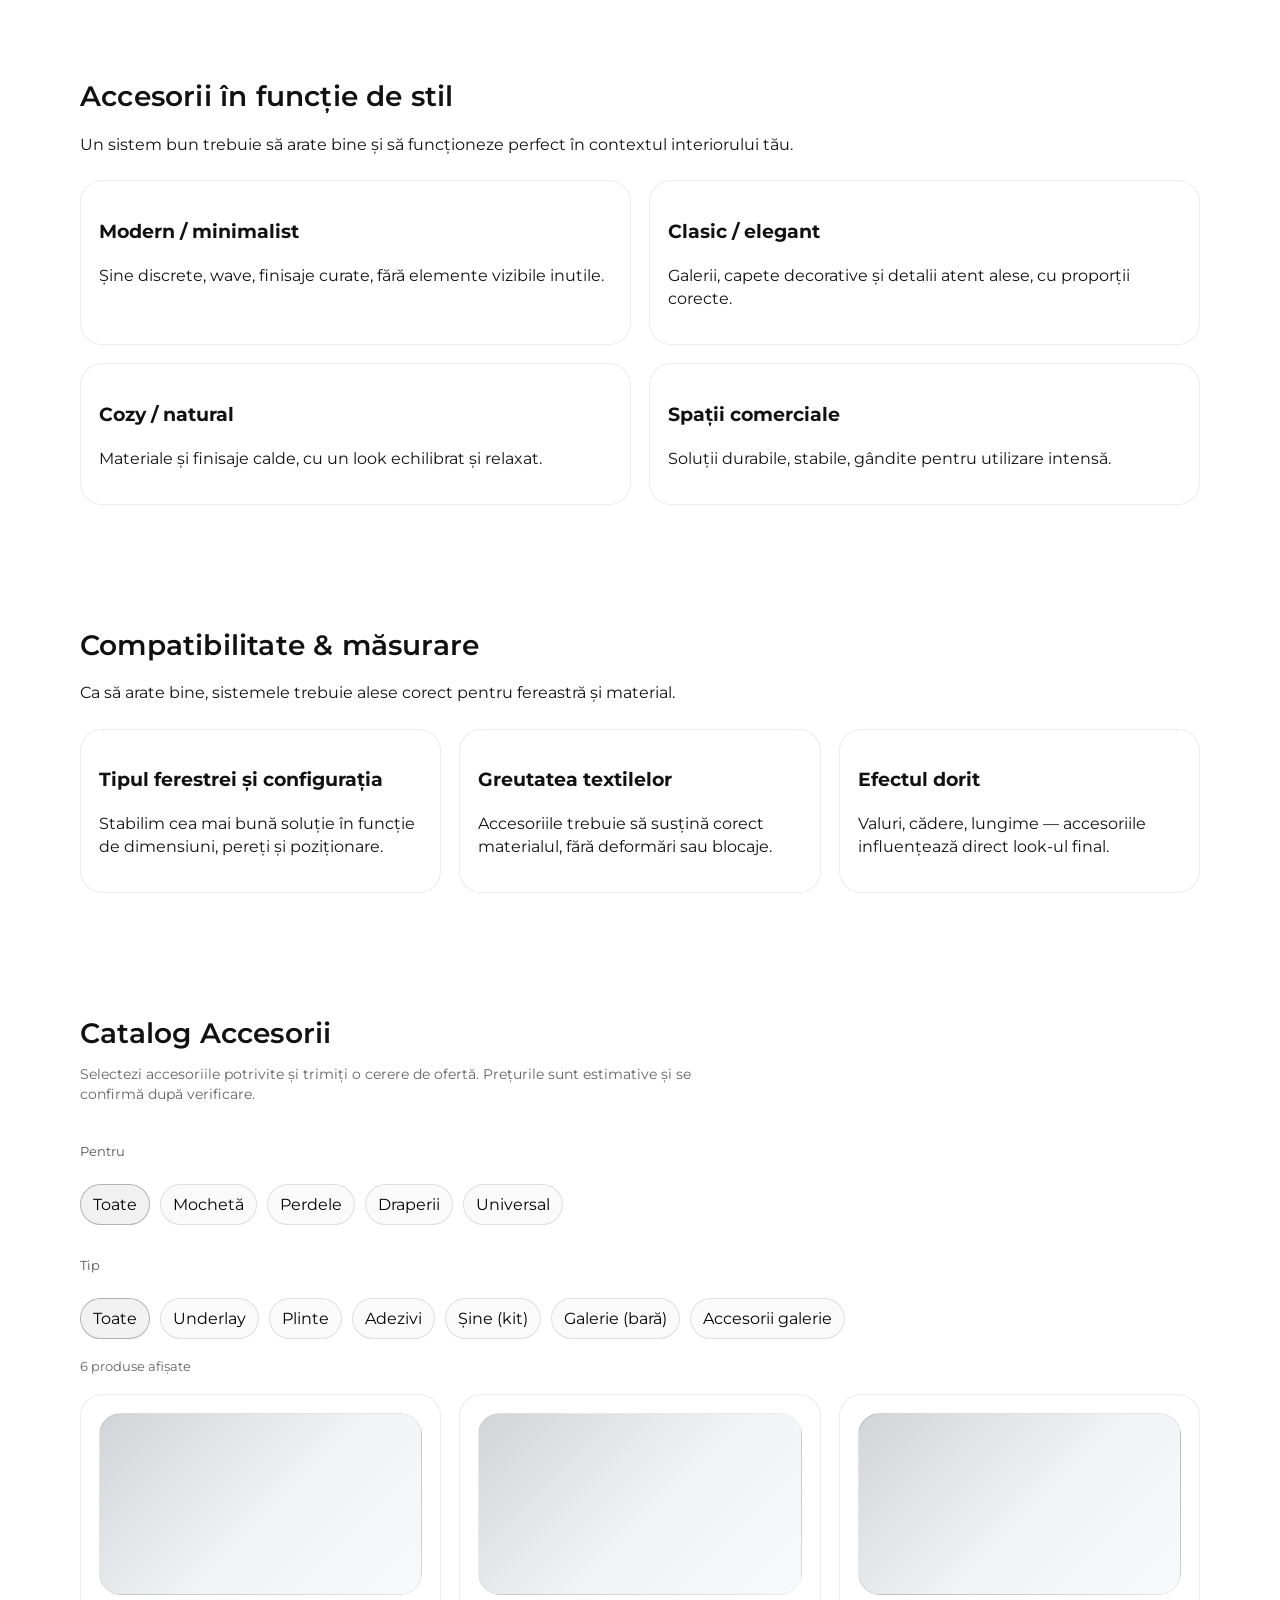
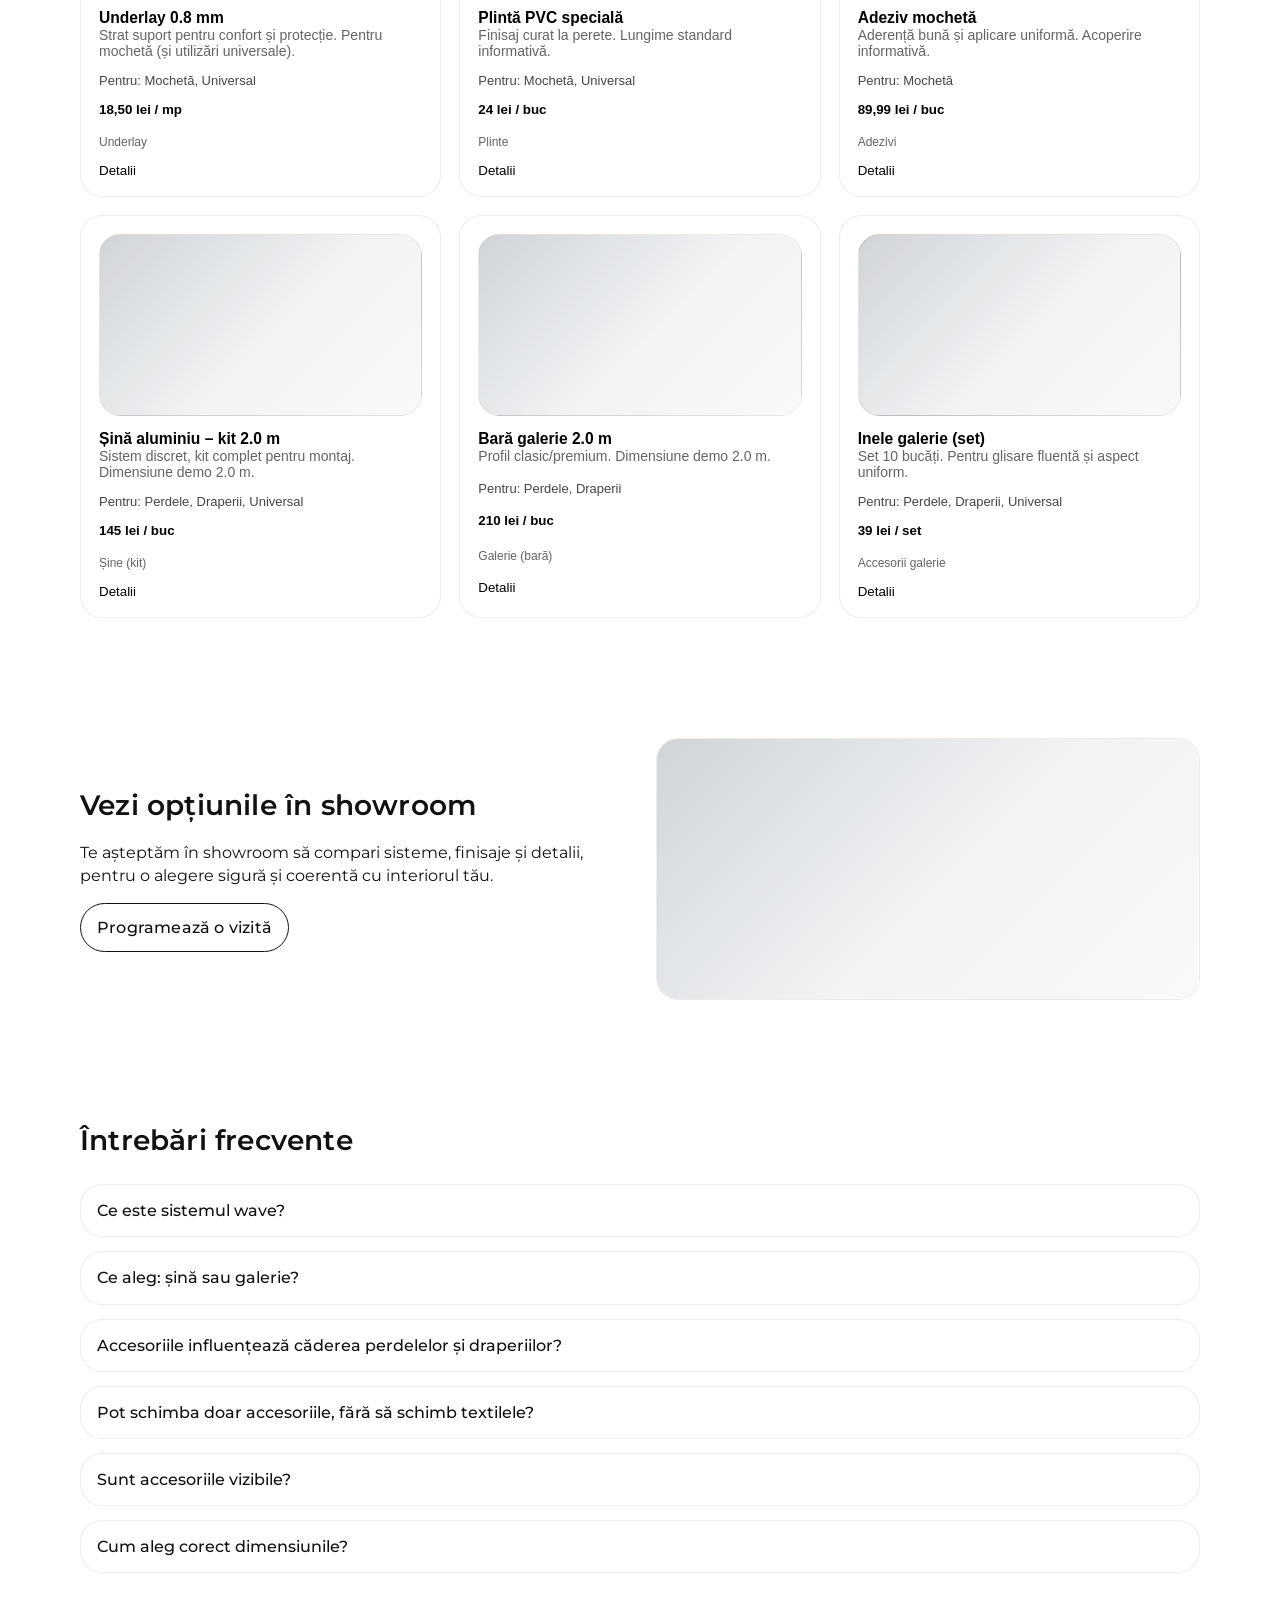
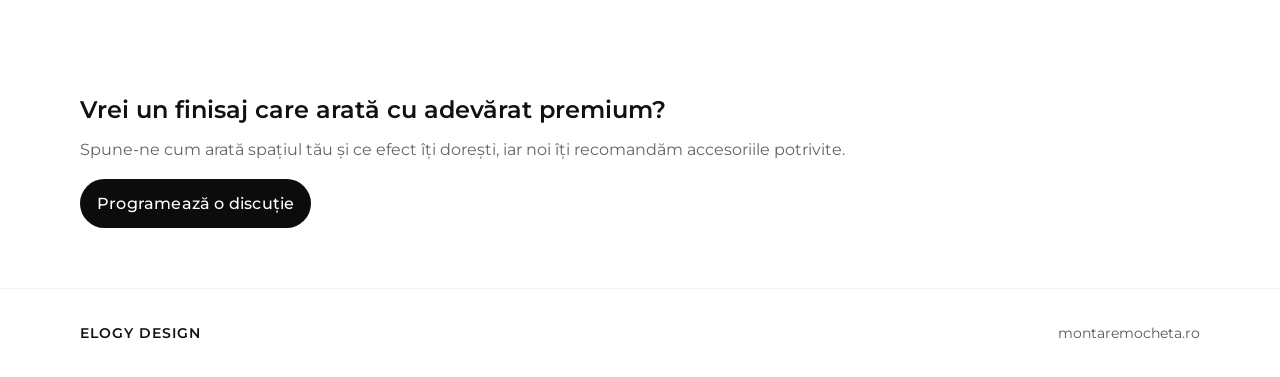
<file: accesorii.html>
<!doctype html>
<html lang="ro">

<head>
    <meta charset="utf-8">
    <title>Accesorii | ELOGY Design</title>
    <meta name="viewport" content="width=device-width, initial-scale=1">

    <!-- Font -->
    <link rel="preconnect" href="https://fonts.googleapis.com">
    <link rel="preconnect" href="https://fonts.gstatic.com" crossorigin>
    <link href="https://fonts.googleapis.com/css2?family=Montserrat:wght@400;500;600&display=swap" rel="stylesheet">

    <!-- CSS global -->
    <link rel="stylesheet" href="css/styles.css">
    <!-- CSS pagină Accesorii -->
    <link rel="stylesheet" href="css/accesorii.css">
</head>

<body>

    <!-- =========================================================
       HEADER (COPIAT IDENTIC DIN index.html)
       ========================================================= -->
    <header class="header" role="banner">
        <div class="container header__inner">
            <!-- Left -->
            <div class="header__left">
                <!-- Hamburger -->
                <button class="icon-btn header__hamburger" type="button" aria-label="Deschide meniul"
                    aria-controls="siteDrawer" aria-expanded="false" data-drawer-open>
                    <svg class="icon" aria-hidden="true" focusable="false">
                        <use href="images/icons.svg#icon-menu"></use>
                    </svg>
                </button>

                <!-- Visible left links -->
                <nav class="header__quicklinks" aria-label="Navigație rapidă">
                    <a class="header__link" href="magazin.html" aria-label="Magazin online">Magazin online</a>
                    <a class="header__link" href="showroom.html" aria-label="Showroom">Showroom</a>
                </nav>
            </div>

            <!-- Center logo -->
            <div class="header__center">
                <!-- Placeholder logo text; înlocuiești ulterior cu logo SVG/IMG -->
                <a class="header__logo" href="index.html" aria-label="ELOGY Design">
                    ELOGY DESIGN
                </a>
            </div>

            <!-- Right -->
            <div class="header__right">
                <a class="btn btn--primary header__cta" href="contact.html"
                    aria-label="Contactează-ne">Contactează-ne</a>

                <div class="header__icons" aria-label="Acțiuni rapide">

                    <!-- Căutare (ex: pagină dedicată sau anchor) -->
                    <a href="search.html" class="icon-btn" aria-label="Caută">
                        <svg class="icon" aria-hidden="true" focusable="false">
                            <use href="images/icons.svg#icon-search"></use>
                        </svg>
                    </a>

                    <!-- Locație / Showroom -->
                    <a href="showroom.html" class="icon-btn" aria-label="Locație">
                        <svg class="icon" aria-hidden="true" focusable="false">
                            <use href="images/icons.svg#icon-location"></use>
                        </svg>
                    </a>

                    <!-- Cont (viitor) -->
                    <a href="#" class="icon-btn" aria-label="Cont">
                        <svg class="icon" aria-hidden="true" focusable="false">
                            <use href="images/icons.svg#icon-user"></use>
                        </svg>
                    </a>

                    <!-- Coș -->
                    <a href="cos.html" class="icon-btn icon-btn--cart" aria-label="Coș" data-cart-link>
                        <svg class="icon" aria-hidden="true" focusable="false">
                            <use href="images/icons.svg#icon-bag"></use>
                        </svg>
                        <span class="cart-badge" data-cart-badge hidden>0</span>
                    </a>


                </div>

            </div>
        </div>

        <!-- Drawer / Mobile menu (hamburger) -->
        <!-- Conținut obligatoriu: Perdele & Draperii, Mochetă, Montaj, Accesorii -->
        <aside class="drawer" id="siteDrawer" aria-hidden="true" data-drawer>
            <div class="drawer__backdrop" data-drawer-close aria-hidden="true"></div>

            <div class="drawer__panel" role="dialog" aria-modal="true" aria-label="Meniu">
                <div class="drawer__header">
                    <span class="drawer__title">Meniu</span>
                    <button class="icon-btn" type="button" aria-label="Închide meniul" data-drawer-close>
                        <svg class="icon" aria-hidden="true" focusable="false">
                            <use href="images/icons.svg#icon-close"></use>
                        </svg>
                    </button>
                </div>

                <nav class="drawer__nav" aria-label="Navigație principală">
                    <a class="drawer__link" href="perdele.html">Perdele</a>
                    <a class="drawer__link" href="draperii.html">Draperii</a>
                    <a class="drawer__link" href="mocheta.html">Mochetă</a>
                    <a class="drawer__link" href="montaj.html">Montaj</a>
                    <a class="drawer__link" href="accesorii.html">Accesorii</a>
                </nav>
            </div>
        </aside>
    </header>

    <main>

        <!-- =========================================================
         HERO – Accesorii
         ========================================================= -->
        <section class="accesorii-hero section" data-animate>
            <div class="container accesorii-hero__inner">
                <div class="accesorii-hero__content">
                    <h1 class="accesorii-hero__title">Accesorii care fac diferența în finisaj.</h1>
                    <p class="accesorii-hero__text">
                        De la sisteme de prindere discrete la detalii decorative, accesoriile potrivite completează
                        perdelele, draperiile și rezultatul final al unui spațiu.
                    </p>

                    <div class="accesorii-hero__actions">
                        <a href="contact.html" class="btn btn--primary">Programează o discuție</a>
                        <a href="#catalog-accesorii" class="btn btn--secondary">Catalog accesorii</a>
                    </div>
                </div>

                <div class="accesorii-hero__media media media--gradient media--overlay" aria-hidden="true">
                    <div class="media__surface"></div>
                </div>
            </div>
        </section>


        <!-- =========================================================
         De ce contează accesoriile
         ========================================================= -->
        <section class="accesorii-reasons section" data-animate>
            <div class="container">
                <div class="section__head">
                    <h2 class="section__title">De ce contează accesoriile</h2>
                    <p class="section__subtitle">
                        În amenajări, detaliile mici dau impresia de „premium” sau de „aproape”.
                    </p>
                </div>

                <div class="accesorii-reasons__grid">
                    <article class="reason-card">
                        <h3>Aspect curat și proporții corecte</h3>
                        <p>Sistemele potrivite susțin căderea și alinierea, fără improvizații vizibile.</p>
                    </article>

                    <article class="reason-card">
                        <h3>Funcționare fluentă</h3>
                        <p>Glisare ușoară, stabilitate și confort în utilizare zi de zi.</p>
                    </article>

                    <article class="reason-card">
                        <h3>Durabilitate</h3>
                        <p>Materialele corecte rezistă în timp și își păstrează aspectul.</p>
                    </article>

                    <article class="reason-card">
                        <h3>Coerență estetică</h3>
                        <p>Finisajele și detaliile se potrivesc cu stilul interiorului.</p>
                    </article>
                </div>
            </div>
        </section>

        <!-- =========================================================
         Categorii de accesorii
         ========================================================= -->
        <section class="accesorii-categories section" id="categorii" data-animate>
            <div class="container">
                <div class="section__head">
                    <h2 class="section__title">Categorii de accesorii</h2>
                    <p class="section__subtitle">
                        Alegem accesoriile în funcție de efectul dorit și de configurația spațiului.
                    </p>
                </div>

                <div class="accesorii-categories__grid">
                    <article class="category-card">
                        <h3>Șine și sisteme discrete</h3>
                        <p>Soluții moderne, minimaliste, pentru un look curat și elegant.</p>
                    </article>

                    <article class="category-card">
                        <h3>Galerii și suporturi</h3>
                        <p>Opțiuni clasice sau moderne, cu detalii care completează decorul.</p>
                    </article>

                    <article class="category-card">
                        <h3>Wave / rejansă / prinderi</h3>
                        <p>Control asupra valurilor, căderii și aspectului final al textilelor.</p>
                    </article>

                    <article class="category-card">
                        <h3>Inele, cârlige, capete decorative</h3>
                        <p>Detalii vizibile care pot accentua stilul sau pot rămâne discrete.</p>
                    </article>

                    <article class="category-card">
                        <h3>Bride și elemente de prindere</h3>
                        <p>Pentru fixare, ordine și un plus de rafinament.</p>
                    </article>

                    <article class="category-card">
                        <h3>Accesorii pentru finisaj</h3>
                        <p>Greutăți, benzi, profile și alte detalii care fac execuția impecabilă.</p>
                    </article>
                </div>
            </div>
        </section>

        <!-- =========================================================
         Accesorii în funcție de stil
         ========================================================= -->
        <section class="accesorii-style section" data-animate>
            <div class="container">
                <div class="section__head">
                    <h2 class="section__title">Accesorii în funcție de stil</h2>
                    <p class="section__subtitle">
                        Un sistem bun trebuie să arate bine și să funcționeze perfect în contextul interiorului tău.
                    </p>
                </div>

                <div class="accesorii-style__grid">
                    <article class="style-card">
                        <h3>Modern / minimalist</h3>
                        <p>Șine discrete, wave, finisaje curate, fără elemente vizibile inutile.</p>
                    </article>

                    <article class="style-card">
                        <h3>Clasic / elegant</h3>
                        <p>Galerii, capete decorative și detalii atent alese, cu proporții corecte.</p>
                    </article>

                    <article class="style-card">
                        <h3>Cozy / natural</h3>
                        <p>Materiale și finisaje calde, cu un look echilibrat și relaxat.</p>
                    </article>

                    <article class="style-card">
                        <h3>Spații comerciale</h3>
                        <p>Soluții durabile, stabile, gândite pentru utilizare intensă.</p>
                    </article>
                </div>
            </div>
        </section>

        <!-- =========================================================
         Compatibilitate & măsurare
         ========================================================= -->
        <section class="accesorii-compat section" data-animate>
            <div class="container">
                <div class="section__head">
                    <h2 class="section__title">Compatibilitate &amp; măsurare</h2>
                    <p class="section__subtitle">
                        Ca să arate bine, sistemele trebuie alese corect pentru fereastră și material.
                    </p>
                </div>

                <div class="accesorii-compat__grid">
                    <article class="compat-card">
                        <h3>Tipul ferestrei și configurația</h3>
                        <p>Stabilim cea mai bună soluție în funcție de dimensiuni, pereți și poziționare.</p>
                    </article>

                    <article class="compat-card">
                        <h3>Greutatea textilelor</h3>
                        <p>Accesoriile trebuie să susțină corect materialul, fără deformări sau blocaje.</p>
                    </article>

                    <article class="compat-card">
                        <h3>Efectul dorit</h3>
                        <p>Valuri, cădere, lungime — accesoriile influențează direct look-ul final.</p>
                    </article>
                </div>
            </div>
        </section>


        <!-- =========================================================
        Catalog accesorii
        ========================================================= -->

        <section class="section" id="catalog-accesorii" data-animate>
            <div class="container">
                <div class="section__head">
                    <h2 class="section__title">Catalog Accesorii</h2>
                    <p class="catalog__intro">
                        Selectezi accesoriile potrivite și trimiți o cerere de ofertă. Prețurile sunt estimative și se
                        confirmă
                        după verificare.
                    </p>
                </div>

                <div class="catalog-filters" aria-label="Filtre accesorii">
                    <p class="catalog-filters__label">Pentru</p>
                    <div class="catalog-filters__chips" role="group" aria-label="Pentru">
                        <button class="catalog-chip is-active" type="button" data-acc-applies="all"
                            aria-checked="true">Toate</button>
                        <button class="catalog-chip" type="button" data-acc-applies="mocheta"
                            aria-checked="false">Mochetă</button>
                        <button class="catalog-chip" type="button" data-acc-applies="perdele"
                            aria-checked="false">Perdele</button>
                        <button class="catalog-chip" type="button" data-acc-applies="draperii"
                            aria-checked="false">Draperii</button>
                        <button class="catalog-chip" type="button" data-acc-applies="universal"
                            aria-checked="false">Universal</button>
                    </div>
                </div>

                <div class="catalog-filters" aria-label="Tip">
                    <p class="catalog-filters__label">Tip</p>
                    <div class="catalog-filters__chips" role="group" aria-label="Tip">
                        <button class="catalog-chip is-active" type="button" data-acc-type="all"
                            aria-checked="true">Toate</button>
                        <button class="catalog-chip" type="button" data-acc-type="underlay"
                            aria-checked="false">Underlay</button>
                        <button class="catalog-chip" type="button" data-acc-type="plinte"
                            aria-checked="false">Plinte</button>
                        <button class="catalog-chip" type="button" data-acc-type="adezivi"
                            aria-checked="false">Adezivi</button>
                        <button class="catalog-chip" type="button" data-acc-type="sine_kit" aria-checked="false">Șine
                            (kit)</button>
                        <button class="catalog-chip" type="button" data-acc-type="galerie_bara"
                            aria-checked="false">Galerie
                            (bară)</button>
                        <button class="catalog-chip" type="button" data-acc-type="galerie_accesorii"
                            aria-checked="false">Accesorii galerie</button>
                    </div>
                </div>

                <p class="catalog__meta" data-acc-meta>—</p>

                <div class="catalog__grid" data-acc-grid></div>

                <div class="catalog__empty" data-acc-empty hidden>
                    <p class="catalog__empty-title">Nu există produse pentru selecția curentă.</p>
                    <p class="catalog__empty-text">Încearcă „Toate” sau schimbă filtrele.</p>
                </div>

                <noscript>
                    <p class="catalog__noscript">Pentru a vedea catalogul, activează JavaScript în browser.</p>
                </noscript>
            </div>
        </section>

        <!-- =========================================================
         Showroom
         ========================================================= -->
        <section class="showroom section" data-animate>
            <div class="container showroom__inner">
                <div class="showroom__content">
                    <h2 class="section__title">Vezi opțiunile în showroom</h2>
                    <p>
                        Te așteptăm în showroom să compari sisteme, finisaje și detalii, pentru o alegere sigură
                        și coerentă cu interiorul tău.
                    </p>
                    <a href="showroom.html" class="btn btn--secondary">Programează o vizită</a>
                </div>

                <div class="showroom__media media media--gradient" aria-hidden="true">
                    <div class="media__surface"></div>
                </div>
            </div>
        </section>

        <!-- =========================================================
         FAQ – Accesorii
         ========================================================= -->
        <section class="faq section" data-animate>
            <div class="container">
                <div class="section__head">
                    <h2 class="section__title">Întrebări frecvente</h2>
                </div>

                <div class="faq__list">
                    <details class="faq__item">
                        <summary class="faq__q">Ce este sistemul wave?</summary>
                        <div class="faq__a">
                            Wave este un tip de prindere care creează valuri uniforme și un aspect modern, foarte curat.
                        </div>
                    </details>

                    <details class="faq__item">
                        <summary class="faq__q">Ce aleg: șină sau galerie?</summary>
                        <div class="faq__a">
                            Șina oferă un look discret și modern, galeria poate fi decorativă și potrivită în stiluri
                            clasice sau statement.
                        </div>
                    </details>

                    <details class="faq__item">
                        <summary class="faq__q">Accesoriile influențează căderea perdelelor și draperiilor?</summary>
                        <div class="faq__a">
                            Da, prinderea, distanțele și sistemul ales influențează direct aspectul final și modul de
                            utilizare.
                        </div>
                    </details>

                    <details class="faq__item">
                        <summary class="faq__q">Pot schimba doar accesoriile, fără să schimb textilele?</summary>
                        <div class="faq__a">
                            În multe cazuri, da. Putem recomanda o soluție compatibilă, în funcție de textilele
                            existente și de spațiu.
                        </div>
                    </details>

                    <details class="faq__item">
                        <summary class="faq__q">Sunt accesoriile vizibile?</summary>
                        <div class="faq__a">
                            Depinde de sistem. Unele sunt complet discrete, altele sunt decorative și fac parte din
                            design.
                        </div>
                    </details>

                    <details class="faq__item">
                        <summary class="faq__q">Cum aleg corect dimensiunile?</summary>
                        <div class="faq__a">
                            Dimensiunile se aleg în funcție de fereastră, spațiu și efectul dorit. Recomandăm măsurare
                            corectă înainte de instalare.
                        </div>
                    </details>
                </div>
            </div>
        </section>

        <!-- =========================================================
         CTA FINAL
         ========================================================= -->
        <section class="final-cta section" data-animate>
            <div class="container final-cta__inner">
                <h2 class="final-cta__title">Vrei un finisaj care arată cu adevărat premium?</h2>
                <p class="final-cta__text">
                    Spune-ne cum arată spațiul tău și ce efect îți dorești, iar noi îți recomandăm accesoriile
                    potrivite.
                </p>
                <a href="contact.html" class="btn btn--primary">Programează o discuție</a>
            </div>
        </section>

    </main>

    <!-- =========================================================
       FOOTER (COPIAT IDENTIC DIN index.html)
       ========================================================= -->

    <footer class="footer" role="contentinfo">
        <div class="container footer__inner">
            <div class="footer__left">
                <span class="footer__brand">ELOGY DESIGN</span>
            </div>

            <div class="footer__right">
                <a class="footer__link" href="https://montaremocheta.ro" target="_blank" rel="noopener">
                    montaremocheta.ro
                </a>
            </div>
        </div>
    </footer>


    <!-- =========================================================
             PRODUCT DRAWER (Accesorii editare) – scoped
             ========================================================= -->
    <div class="pdrawer" data-product-drawer hidden>
        <div class="pdrawer__backdrop" data-product-drawer-close aria-hidden="true"></div>

        <aside class="pdrawer__panel" role="dialog" aria-modal="true" aria-label="Configurare produs" tabindex="-1"
            data-product-drawer-panel>
            <header class="pdrawer__head">
                <div class="pdrawer__head-text">
                    <p class="pdrawer__eyebrow" data-product-drawer-type></p>
                    <h3 class="pdrawer__title" data-product-drawer-title>Produs</h3>
                </div>

                <button class="pdrawer__close" type="button" data-product-drawer-close aria-label="Închide">✕</button>
            </header>

            <div class="pdrawer__body">
                <div class="pdrawer__media media media--gradient media--grad-1" aria-hidden="true">
                    <div class="media__surface"></div>
                </div>

                <p class="pdrawer__desc" data-product-drawer-desc></p>

                <section class="pdrawer__section" aria-label="Configurare">
                    <h4 class="pdrawer__section-title">Configurare</h4>
                    <div class="pdrawer__fields" data-product-drawer-fields></div>
                </section>
            </div>

            <footer class="pdrawer__foot">
                <div class="pdrawer__totals">
                    <p class="pdrawer__price" data-product-drawer-price>—</p>
                    <p class="pdrawer__sub" data-product-drawer-sub></p>
                </div>

                <button class="btn btn--primary pdrawer__cta" type="button" data-product-add-to-cart disabled>
                    Actualizează
                </button>

                <p class="pdrawer__note">Prețurile sunt estimative și se confirmă după verificare.</p>
            </footer>
        </aside>
    </div>


    <script src="js/main.js" defer></script>

    <script src="js/store/storage.js" defer></script>
    <script src="js/store/cart.store.js" defer></script>
    <script src="js/utils/money.js" defer></script>

    <script src="js/cart/cart.badge.js" defer></script>

    <script src="js/data/accesorii.products.js" defer></script>
    <script src="js/catalog/accesorii.catalog.js" defer></script>
    <script src="js/drawer/accesorii.drawer.js" defer></script>

</body>

</html>
</file>
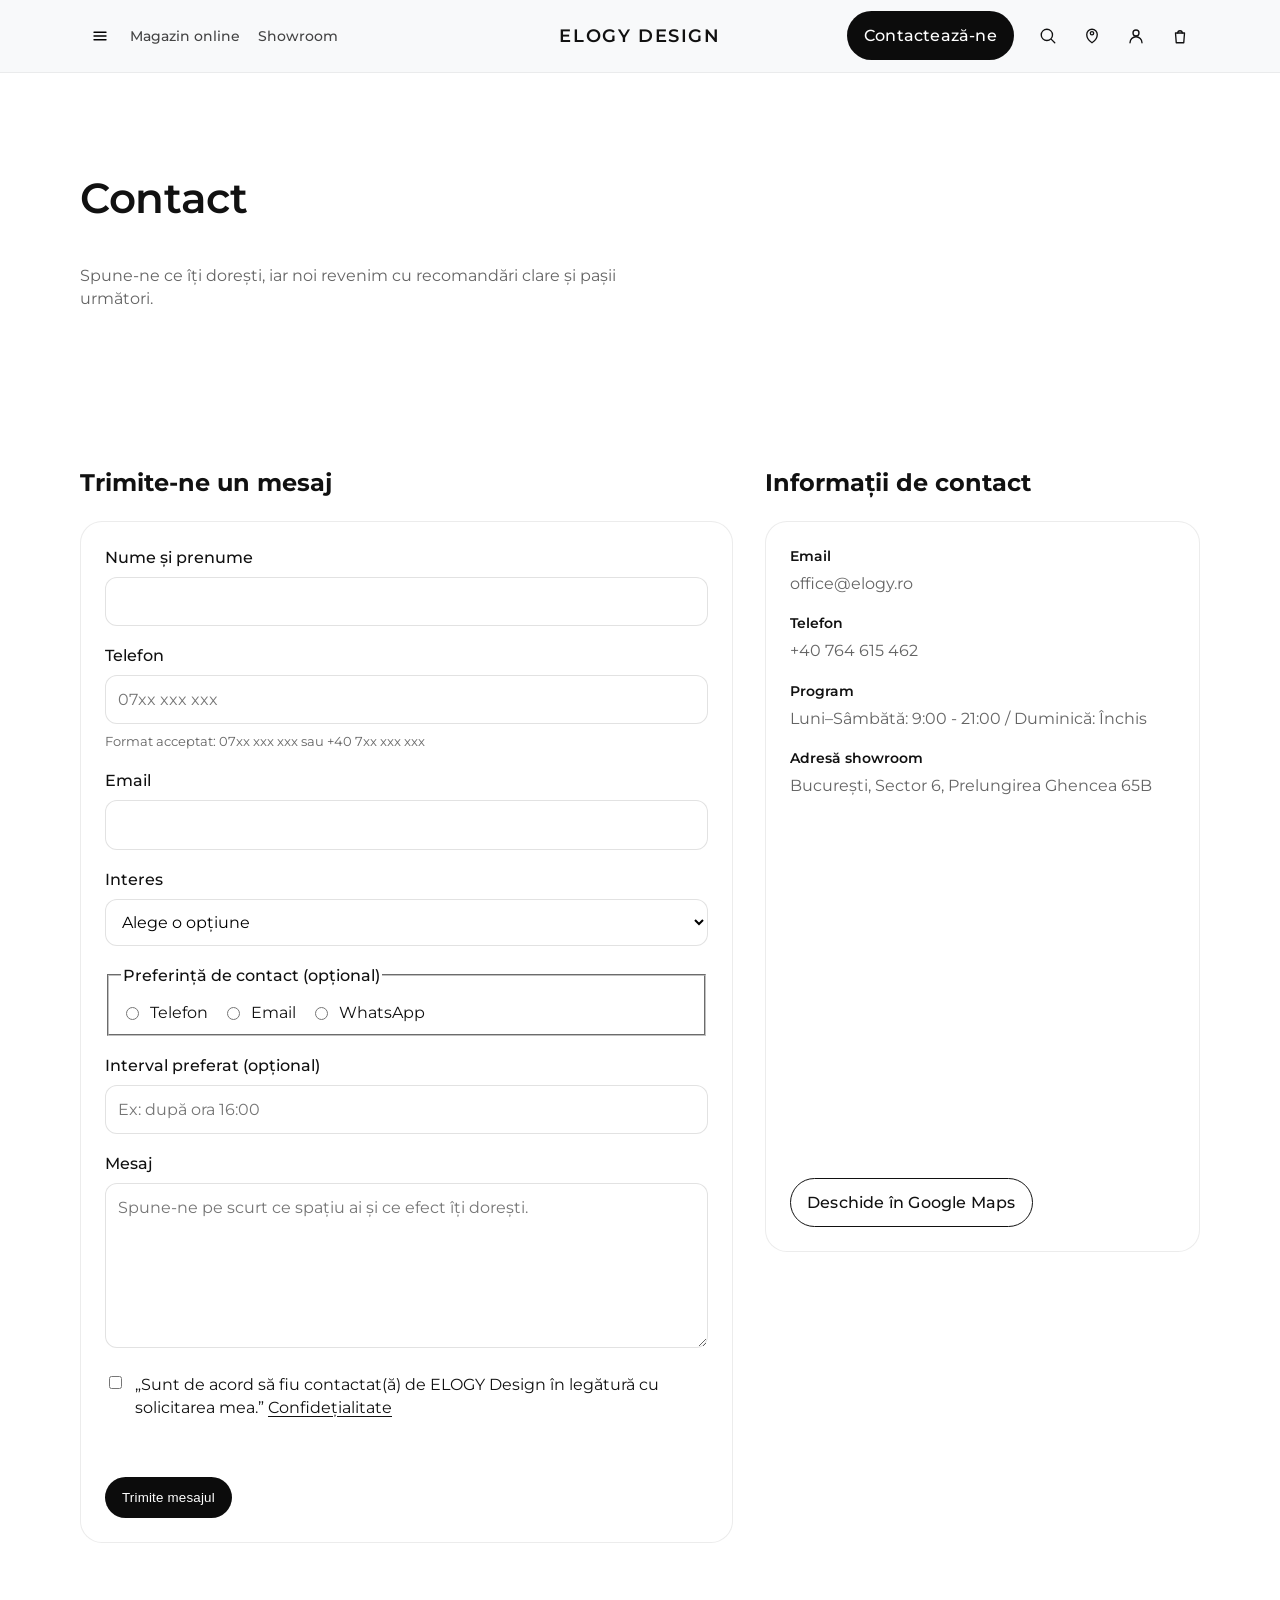
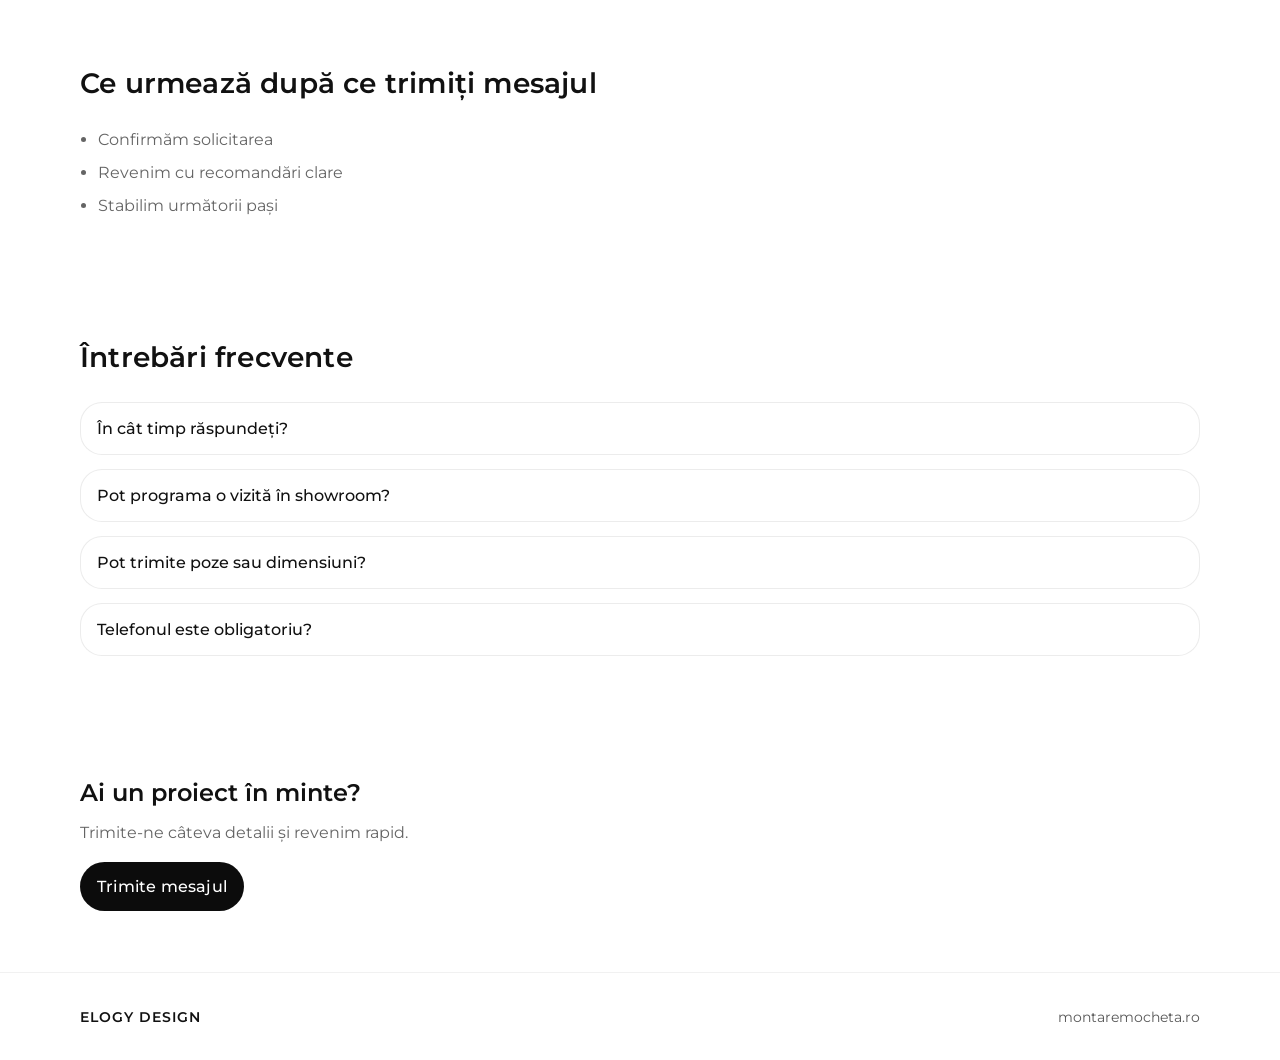
<file: contact.html>
<!doctype html>
<html lang="ro">

<head>
    <meta charset="utf-8">
    <title>Contact | ELOGY Design</title>
    <meta name="description" content="Spune-ne ce îți dorești, iar noi revenim cu recomandări clare și pașii următori.">
    <meta name="viewport" content="width=device-width, initial-scale=1">

    <!-- Font -->
    <link rel="preconnect" href="https://fonts.googleapis.com">
    <link rel="preconnect" href="https://fonts.gstatic.com" crossorigin>
    <link href="https://fonts.googleapis.com/css2?family=Montserrat:wght@400;500;600&display=swap" rel="stylesheet">

    <!-- CSS global -->
    <link rel="stylesheet" href="css/styles.css">
    <!-- CSS pagină Contact -->
    <link rel="stylesheet" href="css/contact.css">
</head>

<body>

    <!-- =========================================================
       HEADER (identic cu homepage, fără modificări)
       ========================================================= -->
    <header class="header" role="banner">
        <div class="container header__inner">
            <!-- Left -->
            <div class="header__left">
                <!-- Hamburger -->
                <button class="icon-btn header__hamburger" type="button" aria-label="Deschide meniul"
                    aria-controls="siteDrawer" aria-expanded="false" data-drawer-open>
                    <svg class="icon" aria-hidden="true" focusable="false">
                        <use href="images/icons.svg#icon-menu"></use>
                    </svg>
                </button>

                <!-- Visible left links -->
                <nav class="header__quicklinks" aria-label="Navigație rapidă">
                    <a class="header__link" href="magazin.html" aria-label="Magazin online">Magazin online</a>
                    <a class="header__link" href="showroom.html" aria-label="Showroom">Showroom</a>
                </nav>
            </div>

            <!-- Center logo -->
            <div class="header__center">
                <!-- Placeholder logo text; înlocuiești ulterior cu logo SVG/IMG -->
                <a class="header__logo" href="index.html" aria-label="ELOGY Design">
                    ELOGY DESIGN
                </a>
            </div>

            <!-- Right -->
            <div class="header__right">
                <a class="btn btn--primary header__cta" href="contact.html"
                    aria-label="Contactează-ne">Contactează-ne</a>

                <div class="header__icons" aria-label="Acțiuni rapide">

                    <!-- Căutare (ex: pagină dedicată sau anchor) -->
                    <a href="search.html" class="icon-btn" aria-label="Caută">
                        <svg class="icon" aria-hidden="true" focusable="false">
                            <use href="images/icons.svg#icon-search"></use>
                        </svg>
                    </a>

                    <!-- Locație / Showroom -->
                    <a href="showroom.html" class="icon-btn" aria-label="Locație">
                        <svg class="icon" aria-hidden="true" focusable="false">
                            <use href="images/icons.svg#icon-location"></use>
                        </svg>
                    </a>

                    <!-- Cont (viitor) -->
                    <a href="#" class="icon-btn" aria-label="Cont">
                        <svg class="icon" aria-hidden="true" focusable="false">
                            <use href="images/icons.svg#icon-user"></use>
                        </svg>
                    </a>

                    <!-- Coș -->
                    <a href="cos.html" class="icon-btn icon-btn--cart" aria-label="Coș" data-cart-link>
                        <svg class="icon" aria-hidden="true" focusable="false">
                            <use href="images/icons.svg#icon-bag"></use>
                        </svg>
                        <span class="cart-badge" data-cart-badge hidden>0</span>
                    </a>


                </div>

            </div>
        </div>

        <!-- Drawer / Mobile menu (hamburger) -->
        <!-- Conținut obligatoriu: Perdele & Draperii, Mochetă, Montaj, Accesorii -->
        <aside class="drawer" id="siteDrawer" aria-hidden="true" data-drawer>
            <div class="drawer__backdrop" data-drawer-close aria-hidden="true"></div>

            <div class="drawer__panel" role="dialog" aria-modal="true" aria-label="Meniu">
                <div class="drawer__header">
                    <span class="drawer__title">Meniu</span>
                    <button class="icon-btn" type="button" aria-label="Închide meniul" data-drawer-close>
                        <svg class="icon" aria-hidden="true" focusable="false">
                            <use href="images/icons.svg#icon-close"></use>
                        </svg>
                    </button>
                </div>

                <nav class="drawer__nav" aria-label="Navigație principală">
                    <a class="drawer__link" href="perdele.html">Perdele</a>
                    <a class="drawer__link" href="draperii.html">Draperii</a>
                    <a class="drawer__link" href="mocheta.html">Mochetă</a>
                    <a class="drawer__link" href="montaj.html">Montaj</a>
                    <a class="drawer__link" href="accesorii.html">Accesorii</a>
                </nav>
            </div>
        </aside>
    </header>

    <main id="main">

        <!-- =========================================================
         2) HERO – Contact
         ========================================================= -->
        <section class="contact-hero section" data-animate>
            <div class="container contact-hero__inner">
                <div class="contact-hero__content">
                    <h1 class="contact-hero__title">Contact</h1>
                    <p class="contact-hero__text">
                        Spune-ne ce îți dorești, iar noi revenim cu recomandări clare și pașii următori.
                    </p>


                </div>


            </div>
        </section>

        <!-- =========================================================
         3) Secțiune principală – Formular de contact (2 coloane desktop)
         ========================================================= -->
        <section class="contact-main section" data-animate>
            <div class="container contact-main__grid">

                <!-- FORM -->
                <div class="contact-form" id="contact-form">
                    <h2 class="contact-form__title">Trimite-ne un mesaj</h2>

                    <form class="form" action="https://formspree.io/f/xzdgklbp" method="POST" novalidate data-formspree>
                        <!-- 9) Honeypot anti-spam -->
                        <input type="text" name="_gotcha" style="display:none" tabindex="-1" autocomplete="off">

                        <!-- 1) Nume și prenume -->
                        <div class="form__field">
                            <label class="form__label" for="name">Nume și prenume</label>
                            <input class="form__input" id="name" name="Nume" type="text" required autocomplete="Nume">
                        </div>

                        <!-- 2) Telefon (obligatoriu) -->
                        <div class="form__field">
                            <label class="form__label" for="phone">Telefon</label>
                            <input class="form__input" id="phone" name="Telefon" type="tel" required inputmode="tel"
                                placeholder="07xx xxx xxx"
                                pattern="^(\+40\s?7\d{2}\s?\d{3}\s?\d{3}|07\d{2}\s?\d{3}\s?\d{3})$" autocomplete="tel">
                            <p class="form__hint">Format acceptat: 07xx xxx xxx sau +40 7xx xxx xxx</p>
                        </div>

                        <!-- 3) Email -->
                        <div class="form__field">
                            <label class="form__label" for="email">Email</label>
                            <input class="form__input" id="email" name="Răspunde" type="email" required
                                autocomplete="email">
                        </div>

                        <!-- 4) Interes (select obligatoriu) -->
                        <div class="form__field">
                            <label class="form__label" for="interes">Interes</label>
                            <select class="form__select" id="interes" name="Interes" required>
                                <option value="" selected disabled>Alege o opțiune</option>
                                <option>Mochetă</option>
                                <option>Perdele</option>
                                <option>Draperii</option>
                                <option>Montaj</option>
                                <option>Accesorii</option>
                                <option>Showroom</option>
                                <option>Altceva</option>
                            </select>
                        </div>

                        <!-- 5) Preferință de contact (opțional) -->
                        <fieldset class="form__field form__field--radio">
                            <legend class="form__label">Preferință de contact (opțional)</legend>
                            <div class="form__radios">
                                <label class="form__radio">
                                    <input type="radio" name="Preferință" value="Telefon">
                                    <span>Telefon</span>
                                </label>
                                <label class="form__radio">
                                    <input type="radio" name="Preferință" value="Email">
                                    <span>Email</span>
                                </label>
                                <label class="form__radio">
                                    <input type="radio" name="Preferință" value="WhatsApp">
                                    <span>WhatsApp</span>
                                </label>
                            </div>
                        </fieldset>

                        <!-- 6) Interval preferat (opțional) -->
                        <div class="form__field">
                            <label class="form__label" for="interval">Interval preferat (opțional)</label>
                            <input class="form__input" id="interval" name="Interval" type="text"
                                placeholder="Ex: după ora 16:00">
                        </div>

                        <!-- 7) Mesaj -->
                        <div class="form__field">
                            <label class="form__label" for="message">Mesaj</label>
                            <textarea class="form__textarea" id="message" name="Mesaj" required
                                placeholder="Spune-ne pe scurt ce spațiu ai și ce efect îți dorești."
                                rows="6"></textarea>
                        </div>

                        <!-- 8) GDPR (obligatoriu) -->
                        <div class="form__field form__field--gdpr">
                            <label class="form__checkbox">
                                <input id="gdpr" type="checkbox" name="GDPR" required>
                                <span>
                                    „Sunt de acord să fiu contactat(ă) de ELOGY Design în legătură cu solicitarea mea.”
                                    <a href="privacy.html">Confidețialitate</a>
                                </span>
                            </label>
                        </div>

                        <!-- Status messages -->
                        <div class="form__status" role="status" aria-live="polite"></div>

                        <!-- 10) Submit -->
                        <div class="form__actions">
                            <button class="btn btn--primary" type="submit" disabled data-submit>
                                Trimite mesajul
                            </button>
                        </div>
                    </form>
                </div>

                <!-- INFO CONTACT -->
                <aside class="contact-info" aria-label="Informații de contact">
                    <h2 class="contact-info__title">Informații de contact</h2>

                    <div class="contact-info__card">
                        <div class="contact-info__row">
                            <h3 class="contact-info__label">Email</h3>
                            <p class="contact-info__value"><a href="mailto:office@elogy.ro">office@elogy.ro</a></p>
                        </div>

                        <div class="contact-info__row">
                            <h3 class="contact-info__label">Telefon</h3>
                            <p class="contact-info__value">
                                <a href="tel:+40764615462">+40 764 615 462</a>
                            </p>

                        </div>

                        <div class="contact-info__row">
                            <h3 class="contact-info__label">Program</h3>
                            <p class="contact-info__value">Luni–Sâmbătă: 9:00 - 21:00 / Duminică: Închis</p>
                        </div>

                        <div class="contact-info__row">
                            <h3 class="contact-info__label">Adresă showroom</h3>
                            <p class="contact-info__value">București, Sector 6, Prelungirea Ghencea 65B</p>
                        </div>

                        <div>
                            <iframe style="border: 0;"
                                src="https://www.google.com/maps/embed?pb=!1m18!1m12!1m3!1d2850.055740674594!2d26.020435499999998!3d44.411501900000005!2m3!1f0!2f0!3f0!3m2!1i1024!2i768!4f13.1!3m3!1m2!1s0x40b2018e3be64ba3%3A0xd16c78374706b2e3!2sElogy%20Design!5e0!3m2!1sen!2sro!4v1763801059809!5m2!1sen!2sro"
                                width="100%" height="350" allowfullscreen="allowfullscreen">
                            </iframe>
                        </div>

                        <div class="contact-info__actions">
                            <a class="btn btn--secondary" href="https://maps.app.goo.gl/cLZkWZWZfhnCZMJR6"
                                target="_blank" rel="noopener noreferrer">
                                Deschide în Google Maps
                            </a>
                        </div>
                    </div>
                </aside>

            </div>
        </section>

        <!-- =========================================================
         5) Ce urmează
         ========================================================= -->
        <section class="contact-next section" data-animate>
            <div class="container">
                <div class="section__head">
                    <h2 class="section__title">Ce urmează după ce trimiți mesajul</h2>
                </div>

                <ul class="contact-next__list">
                    <li class="contact-next__item">Confirmăm solicitarea</li>
                    <li class="contact-next__item">Revenim cu recomandări clare</li>
                    <li class="contact-next__item">Stabilim următorii pași</li>
                </ul>
            </div>
        </section>

        <!-- =========================================================
         6) FAQ Contact
         ========================================================= -->
        <section class="faq section" data-animate>
            <div class="container">
                <div class="section__head">
                    <h2 class="section__title">Întrebări frecvente</h2>
                </div>

                <div class="faq__list">
                    <details class="faq__item">
                        <summary class="faq__q">În cât timp răspundeți?</summary>
                        <div class="faq__a">De obicei răspundem în 1–2 zile lucrătoare.</div>
                    </details>

                    <details class="faq__item">
                        <summary class="faq__q">Pot programa o vizită în showroom?</summary>
                        <div class="faq__a">Da, selectează „Showroom” la interes și spune-ne intervalul dorit.</div>
                    </details>

                    <details class="faq__item">
                        <summary class="faq__q">Pot trimite poze sau dimensiuni?</summary>
                        <div class="faq__a">Da, le poți menționa în mesaj și îți spunem cum să le trimiți rapid.</div>
                    </details>

                    <details class="faq__item">
                        <summary class="faq__q">Telefonul este obligatoriu?</summary>
                        <div class="faq__a">Da, pentru a putea reveni rapid cu detalii legate de solicitarea ta.</div>
                    </details>
                </div>
            </div>
        </section>

        <!-- =========================================================
         7) CTA final (scurt)
         ========================================================= -->
        <section class="final-cta section" data-animate>
            <div class="container final-cta__inner">
                <h2 class="final-cta__title">Ai un proiect în minte?</h2>
                <p class="final-cta__text">Trimite-ne câteva detalii și revenim rapid.</p>
                <a class="btn btn--primary" href="#contact-form">Trimite mesajul</a>
            </div>
        </section>

    </main>

    <!-- =========================================================
       FOOTER (identic cu homepage, fără modificări)
       ========================================================= -->
    <footer class="footer" role="contentinfo">
        <div class="container footer__inner">
            <div class="footer__left">
                <span class="footer__brand">ELOGY DESIGN</span>
            </div>

            <div class="footer__right">
                <a class="footer__link" href="https://montaremocheta.ro" target="_blank" rel="noopener">
                    montaremocheta.ro
                </a>
            </div>
        </div>
    </footer>

    <script src="js/main.js" defer></script>
    <script src="js/contact.js" defer></script>
    <script src="js/store/storage.js" defer></script>
    <script src="js/store/cart.store.js" defer></script>
    <script src="js/cart/cart.badge.js" defer></script>
</body>

</html>
</file>
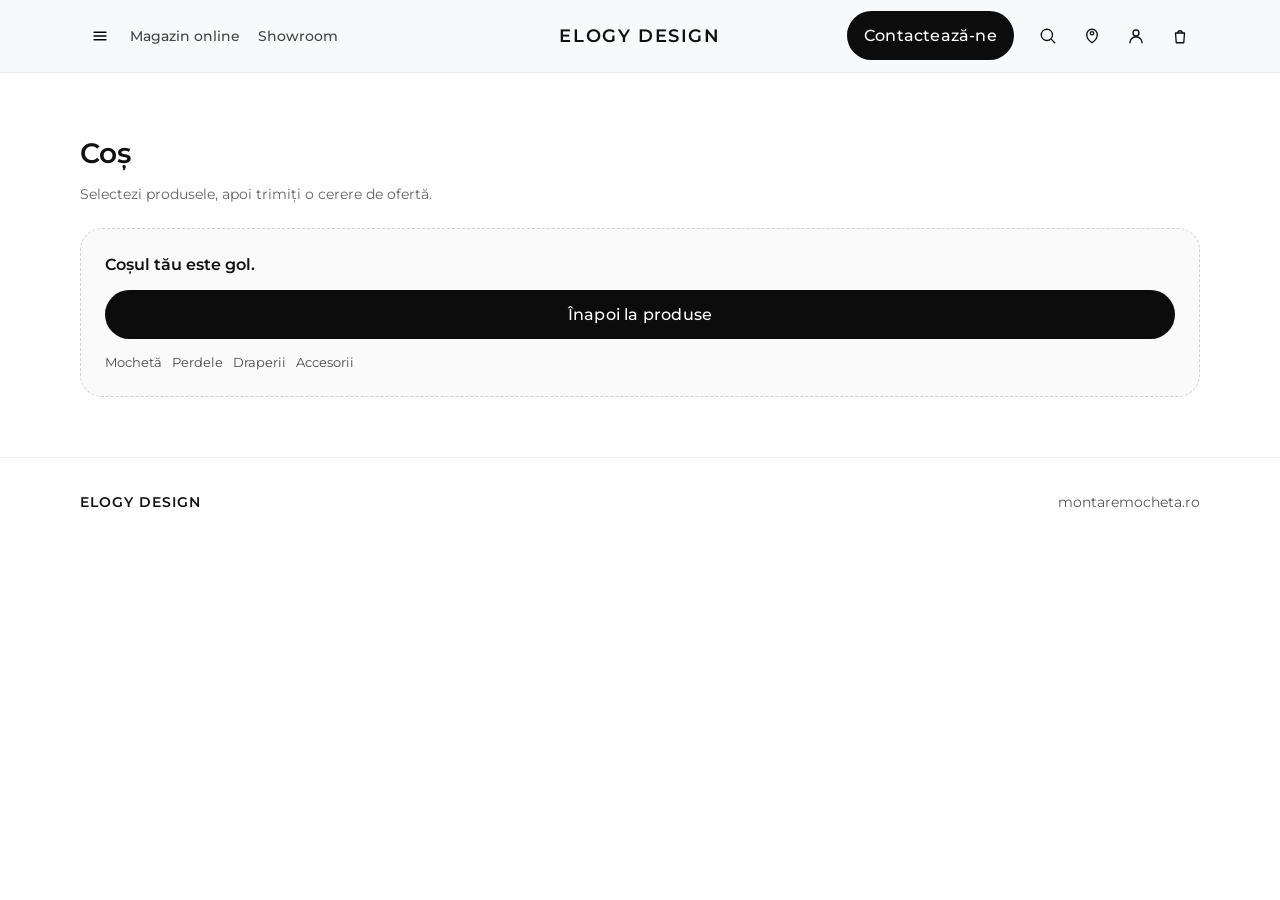
<file: cos.html>
<!doctype html>
<html lang="ro">

<head>
    <meta charset="utf-8" />
    <meta name="viewport" content="width=device-width, initial-scale=1" />
    <title>Coș | ELOGY Design</title>

    <!-- Font: identic cu restul site-ului -->
    <link rel="preconnect" href="https://fonts.googleapis.com">
    <link rel="preconnect" href="https://fonts.gstatic.com" crossorigin>
    <link href="https://fonts.googleapis.com/css2?family=Montserrat:wght@400;500;600&display=swap" rel="stylesheet">

    <link rel="stylesheet" href="css/styles.css" />
    <link rel="stylesheet" href="css/cos.css" />
</head>

<body>
    <!-- =========================================================
       HEADER (identic ca structură)
       ========================================================= -->
    <header class="header" role="banner">
        <div class="container header__inner">
            <div class="header__left">
                <button class="icon-btn header__hamburger" type="button" aria-label="Deschide meniul"
                    aria-controls="siteDrawer" aria-expanded="false" data-drawer-open>
                    <svg class="icon" aria-hidden="true" focusable="false">
                        <use href="images/icons.svg#icon-menu"></use>
                    </svg>
                </button>

                <nav class="header__quicklinks" aria-label="Navigație rapidă">
                    <a class="header__link" href="magazin.html" aria-label="Magazin online">Magazin online</a>
                    <a class="header__link" href="showroom.html" aria-label="Showroom">Showroom</a>
                </nav>
            </div>

            <div class="header__center">
                <a class="header__logo" href="index.html" aria-label="ELOGY DESIGN">
                    ELOGY DESIGN
                </a>
            </div>

            <div class="header__right">
                <a class="btn btn--primary header__cta" href="contact.html"
                    aria-label="Contactează-ne">Contactează-ne</a>

                <div class="header__icons" aria-label="Acțiuni rapide">
                    <a href="search.html" class="icon-btn" aria-label="Caută">
                        <svg class="icon" aria-hidden="true" focusable="false">
                            <use href="images/icons.svg#icon-search"></use>
                        </svg>
                    </a>

                    <a href="showroom.html" class="icon-btn" aria-label="Locație">
                        <svg class="icon" aria-hidden="true" focusable="false">
                            <use href="images/icons.svg#icon-location"></use>
                        </svg>
                    </a>

                    <a href="#" class="icon-btn" aria-label="Cont">
                        <svg class="icon" aria-hidden="true" focusable="false">
                            <use href="images/icons.svg#icon-user"></use>
                        </svg>
                    </a>

                    <!-- Coș -->
                    <a href="cos.html" class="icon-btn icon-btn--cart" aria-label="Coș" data-cart-link>
                        <svg class="icon" aria-hidden="true" focusable="false">
                            <use href="images/icons.svg#icon-bag"></use>
                        </svg>
                        <span class="cart-badge" data-cart-badge hidden>0</span>
                    </a>
                </div>
            </div>
        </div>

        <!-- Drawer meniu (existent în proiect) -->
        <aside class="drawer" id="siteDrawer" aria-hidden="true" data-drawer>
            <div class="drawer__backdrop" data-drawer-close aria-hidden="true"></div>

            <div class="drawer__panel" role="dialog" aria-modal="true" aria-label="Meniu">
                <div class="drawer__header">
                    <span class="drawer__title">Meniu</span>
                    <button class="icon-btn" type="button" aria-label="Închide meniul" data-drawer-close>
                        <svg class="icon" aria-hidden="true" focusable="false">
                            <use href="images/icons.svg#icon-close"></use>
                        </svg>
                    </button>
                </div>

                <nav class="drawer__nav" aria-label="Navigație principală">
                    <a class="drawer__link" href="perdele.html">Perdele</a>
                    <a class="drawer__link" href="draperii.html">Draperii</a>
                    <a class="drawer__link" href="mocheta.html">Mochetă</a>
                    <a class="drawer__link" href="montaj.html">Montaj</a>
                    <a class="drawer__link" href="accesorii.html">Accesorii</a>
                </nav>
            </div>
        </aside>
    </header>

    <main id="main">
        <!-- =========================================================
         COȘ – conținut
         ========================================================= -->
        <section class="cart-page section" aria-label="Coș" data-animate>
            <div class="container">
                <div class="cart-page__head">
                    <h1 class="cart-page__title">Coș</h1>
                    <p class="cart-page__lead">
                        Selectezi produsele, apoi trimiți o cerere de ofertă.
                    </p>
                </div>

                <!-- Empty state -->
                <div class="cart-empty" data-cart-empty hidden>
                    <p class="cart-empty__title">Coșul tău este gol.</p>
                    <a class="btn btn--primary" href="magazin.html">Înapoi la produse</a>

                    <div class="cart-empty__links" aria-label="Link-uri rapide">
                        <a class="cart-empty__link" href="mocheta.html">Mochetă</a>
                        <a class="cart-empty__link" href="perdele.html">Perdele</a>
                        <a class="cart-empty__link" href="draperii.html">Draperii</a>
                        <a class="cart-empty__link" href="accesorii.html">Accesorii</a>
                    </div>
                </div>

                <!-- Grid: listă + formular -->
                <div class="cart-page__grid" data-cart-grid>
                    <!-- LEFT: items -->
                    <section class="cart-box" aria-label="Produse selectate">
                        <div class="cart-box__head">
                            <h2 class="cart-box__title">Produse</h2>
                            <p class="cart-box__meta" data-cart-meta>—</p>
                        </div>

                        <ul class="cart-list" data-cart-list></ul>

                        <div class="cart-summary" aria-label="Sumar">
                            <div class="cart-summary__row">
                                <span class="cart-summary__label">Total estimativ produse</span>
                                <span class="cart-summary__value" data-cart-subtotal>—</span>
                            </div>
                            <p class="cart-summary__note">
                                Prețurile sunt estimative pentru produsele calculabile și se confirmă după verificare.
                            </p>
                        </div>
                    </section>

                    <!-- RIGHT: request form -->
                    <section class="request-box" aria-label="Cerere ofertă">
                        <h2 class="request-box__title">Cerere ofertă</h2>

                        <!-- Fulfillment -->
                        <div class="fulfillment" aria-label="Ridicare / livrare">
                            <p class="fulfillment__label">Ridicare / livrare</p>

                            <label class="radio">
                                <input class="radio__input" type="radio" name="fulfillment" value="pickup" checked
                                    data-fulfillment="pickup">
                                <span class="radio__dot" aria-hidden="true"></span>
                                <span class="radio__text">Ridicare din showroom (gratuit)</span>
                            </label>

                            <label class="radio">
                                <input class="radio__input" type="radio" name="fulfillment" value="delivery"
                                    data-fulfillment="delivery">
                                <span class="radio__dot" aria-hidden="true"></span>
                                <span class="radio__text">Livrare</span>
                            </label>

                            <div class="delivery" data-delivery-fields hidden>
                                <div class="field">
                                    <label class="field__label" for="adr-strada">Stradă</label>
                                    <input class="field__control" id="adr-strada" type="text"
                                        autocomplete="street-address" data-adr-strada>
                                </div>

                                <div class="field">
                                    <label class="field__label" for="adr-nr">Nr.</label>
                                    <input class="field__control" id="adr-nr" type="text" autocomplete="address-line2"
                                        data-adr-nr>
                                </div>

                                <div class="field">
                                    <label class="field__label" for="adr-localitate">Localitate</label>
                                    <input class="field__control" id="adr-localitate" type="text"
                                        autocomplete="address-level2" data-adr-localitate>
                                </div>

                                <div class="field">
                                    <label class="field__label" for="adr-judet">Județ</label>
                                    <input class="field__control" id="adr-judet" type="text"
                                        autocomplete="address-level1" data-adr-judet>
                                </div>

                                <div class="field">
                                    <label class="field__label" for="adr-cp">Cod poștal (opțional)</label>
                                    <input class="field__control" id="adr-cp" type="text" inputmode="numeric"
                                        autocomplete="postal-code" data-adr-cp>
                                </div>

                                <div class="field">
                                    <label class="field__label" for="adr-obs">Observații livrare (opțional)</label>
                                    <textarea class="field__control field__control--textarea" id="adr-obs" rows="3"
                                        data-adr-obs></textarea>
                                </div>

                                <p class="delivery__note">Costul livrării se confirmă după verificare.</p>
                            </div>
                        </div>

                        <!-- Formspree -->
                        <form class="request-form" action="https://formspree.io/f/xzdgklbp" method="POST" novalidate
                            data-cart-form>
                            <!-- Honeypot -->
                            <input type="text" name="_gotcha" style="display:none" tabindex="-1" autocomplete="off">

                            <!-- Hidden: payload human readable -->
                            <textarea name="Detalii coș" data-cart-payload hidden></textarea>

                            <div class="form-grid">
                                <div class="field">
                                    <label class="field__label" for="rq-name">Nume</label>
                                    <input class="field__control" id="rq-name" name="Nume" type="text" required
                                        autocomplete="name">
                                </div>

                                <div class="field">
                                    <label class="field__label" for="rq-phone">Telefon</label>
                                    <input class="field__control" id="rq-phone" name="Telefon" type="tel" required
                                        inputmode="tel" placeholder="07xx xxx xxx"
                                        pattern="^(\+40\s?7\d{2}\s?\d{3}\s?\d{3}|07\d{2}\s?\d{3}\s?\d{3})$"
                                        autocomplete="tel">
                                    <p class="field__hint">Format acceptat: 07xx xxx xxx sau +40 7xx xxx xxx</p>
                                </div>

                                <div class="field">
                                    <label class="field__label" for="rq-email">Email</label>
                                    <input class="field__control" id="rq-email" name="Răspunde" type="email" required
                                        autocomplete="email">
                                </div>

                                <div class="field">
                                    <label class="field__label" for="rq-msg">Mesaj (opțional)</label>
                                    <textarea class="field__control field__control--textarea" id="rq-msg" name="Mesaj"
                                        rows="4"></textarea>
                                </div>
                            </div>

                            <button class="btn btn--primary request-form__btn" type="submit" data-cart-submit>
                                Trimite cererea
                            </button>

                            <p class="request-form__note">
                                Vei primi confirmarea și pașii următori după verificare.
                            </p>
                        </form>
                    </section>
                </div>

            </div>
        </section>
    </main>


    <footer class="footer" role="contentinfo">
        <div class="container footer__inner">
            <div class="footer__left">
                <span class="footer__brand">ELOGY DESIGN</span>
            </div>

            <div class="footer__right">
                <a class="footer__link" href="https://montaremocheta.ro" target="_blank" rel="noopener">
                    montaremocheta.ro
                </a>
            </div>
        </div>
    </footer>


    <!-- =========================================================
         PRODUCT DRAWER (Accesorii editare) – scoped
         ========================================================= -->
    <div class="pdrawer" data-product-drawer hidden>
        <div class="pdrawer__backdrop" data-product-drawer-close aria-hidden="true"></div>

        <aside class="pdrawer__panel" role="dialog" aria-modal="true" aria-label="Configurare produs" tabindex="-1"
            data-product-drawer-panel>
            <header class="pdrawer__head">
                <div class="pdrawer__head-text">
                    <p class="pdrawer__eyebrow" data-product-drawer-type></p>
                    <h3 class="pdrawer__title" data-product-drawer-title>Produs</h3>
                </div>

                <button class="pdrawer__close" type="button" data-product-drawer-close aria-label="Închide">✕</button>
            </header>

            <div class="pdrawer__body">
                <div class="pdrawer__media media media--gradient media--grad-1" aria-hidden="true">
                    <div class="media__surface"></div>
                </div>

                <div class="pdrawer__gallery" data-pdrawer-gallery hidden>
                    <button class="pdrawer__nav" type="button" data-pdrawer-prev
                        aria-label="Imagine anterioară">‹</button>
                    <div class="pdrawer__thumbs" data-pdrawer-thumbs></div>
                    <button class="pdrawer__nav" type="button" data-pdrawer-next
                        aria-label="Imagine următoare">›</button>
                </div>

                <p class="pdrawer__desc" data-product-drawer-desc></p>

                <section class="pdrawer__section" aria-label="Configurare">
                    <h4 class="pdrawer__section-title">Configurare</h4>
                    <div class="pdrawer__fields" data-product-drawer-fields></div>
                </section>
                <section class="pdrawer__section" aria-label="Montaj" data-montaj-section>
                    <h4 class="pdrawer__section-title">Montaj</h4>

                    <!-- MODE: FULL (Mochetă) -->
                    <div data-montaj-full>
                        <label class="check">
                            <input class="check__input" type="checkbox" data-product-montaj-toggle />
                            <span class="check__box" aria-hidden="true"></span>
                            <span class="check__label">
                                Doresc montaj (estimare după vizionare și măsurători)
                            </span>
                        </label>

                        <div class="pdrawer__montaj" data-product-montaj-fields hidden>
                            <div class="field">
                                <label class="field__label" for="montaj-suprafata">Tip suprafață</label>
                                <select class="field__control" id="montaj-suprafata" data-product-montaj-surface>
                                    <option value="">Alege…</option>
                                    <option value="plan">Plan</option>
                                    <option value="scari">Scări</option>
                                    <option value="ambele">Ambele</option>
                                    <option value="nu-stiu">Nu știu</option>
                                </select>
                            </div>

                            <div class="field">
                                <label class="field__label" for="montaj-pardoseala">Tip pardoseală</label>
                                <select class="field__control" id="montaj-pardoseala" data-product-montaj-floor>
                                    <option value="">Alege…</option>
                                    <option value="sapa">Șapă</option>
                                    <option value="gresie">Gresie</option>
                                    <option value="parchet">Parchet</option>
                                    <option value="dusumea">Dușumea</option>
                                    <option value="altul">Altul</option>
                                    <option value="nu-stiu">Nu știu</option>
                                </select>
                            </div>

                            <div class="field">
                                <label class="field__label" for="montaj-observatii">Observații (opțional)</label>
                                <textarea class="field__control field__control--textarea" id="montaj-observatii"
                                    rows="3" data-product-montaj-notes></textarea>
                            </div>
                        </div>
                    </div>

                    <!-- MODE: SIMPLE (Perdele / Draperii / Jordan) -->
                    <div data-montaj-simple hidden>
                        <label class="check">
                            <input class="check__input" type="checkbox" data-simple-montaj-curtains />
                            <span class="check__box" aria-hidden="true"></span>
                            <span class="check__label">Doresc montaj perdele/draperii</span>
                        </label>
                        <p class="field__hint">
                            Costul montajului nu este inclus și va fi stabilit ulterior, în urma evaluării.
                        </p>

                        <label class="check" style="margin-top:10px;">
                            <input class="check__input" type="checkbox" data-simple-montaj-rail />
                            <span class="check__box" aria-hidden="true"></span>
                            <span class="check__label">Doresc montaj cale de rulare</span>
                        </label>
                        <p class="field__hint">
                            Costul montajului nu este inclus și va fi stabilit ulterior, în urma evaluării.
                        </p>
                    </div>
                </section>


            </div>

            <footer class="pdrawer__foot">
                <div class="pdrawer__totals">
                    <p class="pdrawer__price" data-product-drawer-price>—</p>
                    <p class="pdrawer__sub" data-product-drawer-sub></p>
                </div>

                <button class="btn btn--primary pdrawer__cta" type="button" data-product-add-to-cart disabled>
                    Actualizează
                </button>

                <p class="pdrawer__note">Prețurile sunt estimative și se confirmă după verificare.</p>
            </footer>
        </aside>
    </div>





    <!-- Scripts -->
    <script src="js/main.js" defer></script>

    <script src="js/store/storage.js" defer></script>
    <script src="js/store/cart.store.js" defer></script>
    <script src="js/utils/money.js" defer></script>

    <script src="js/cart/cart.badge.js" defer></script>
    <script src="js/cart/cart.page.js" defer></script>

    <!-- pentru editare accesorii -->
    <script src="js/data/accesorii.products.js" defer></script>
    <script src="js/drawer/accesorii.drawer.js" defer></script>

    <!-- pentru editare mochetă -->
    <script src="js/data/mocheta.products.js" defer></script>
    <script src="js/drawer/mocheta.drawer.js" defer></script>

    <!-- pentru editare perdele / draperii -->
    <script src="js/data/perdele.products.js" defer></script>
    <script src="js/data/draperii.products.js" defer></script>
    <script src="js/data/jordan.product.js" defer></script>
    <script src="js/drawer/perdele-draperii.drawer.js" defer></script>



</body>

</html>
</file>
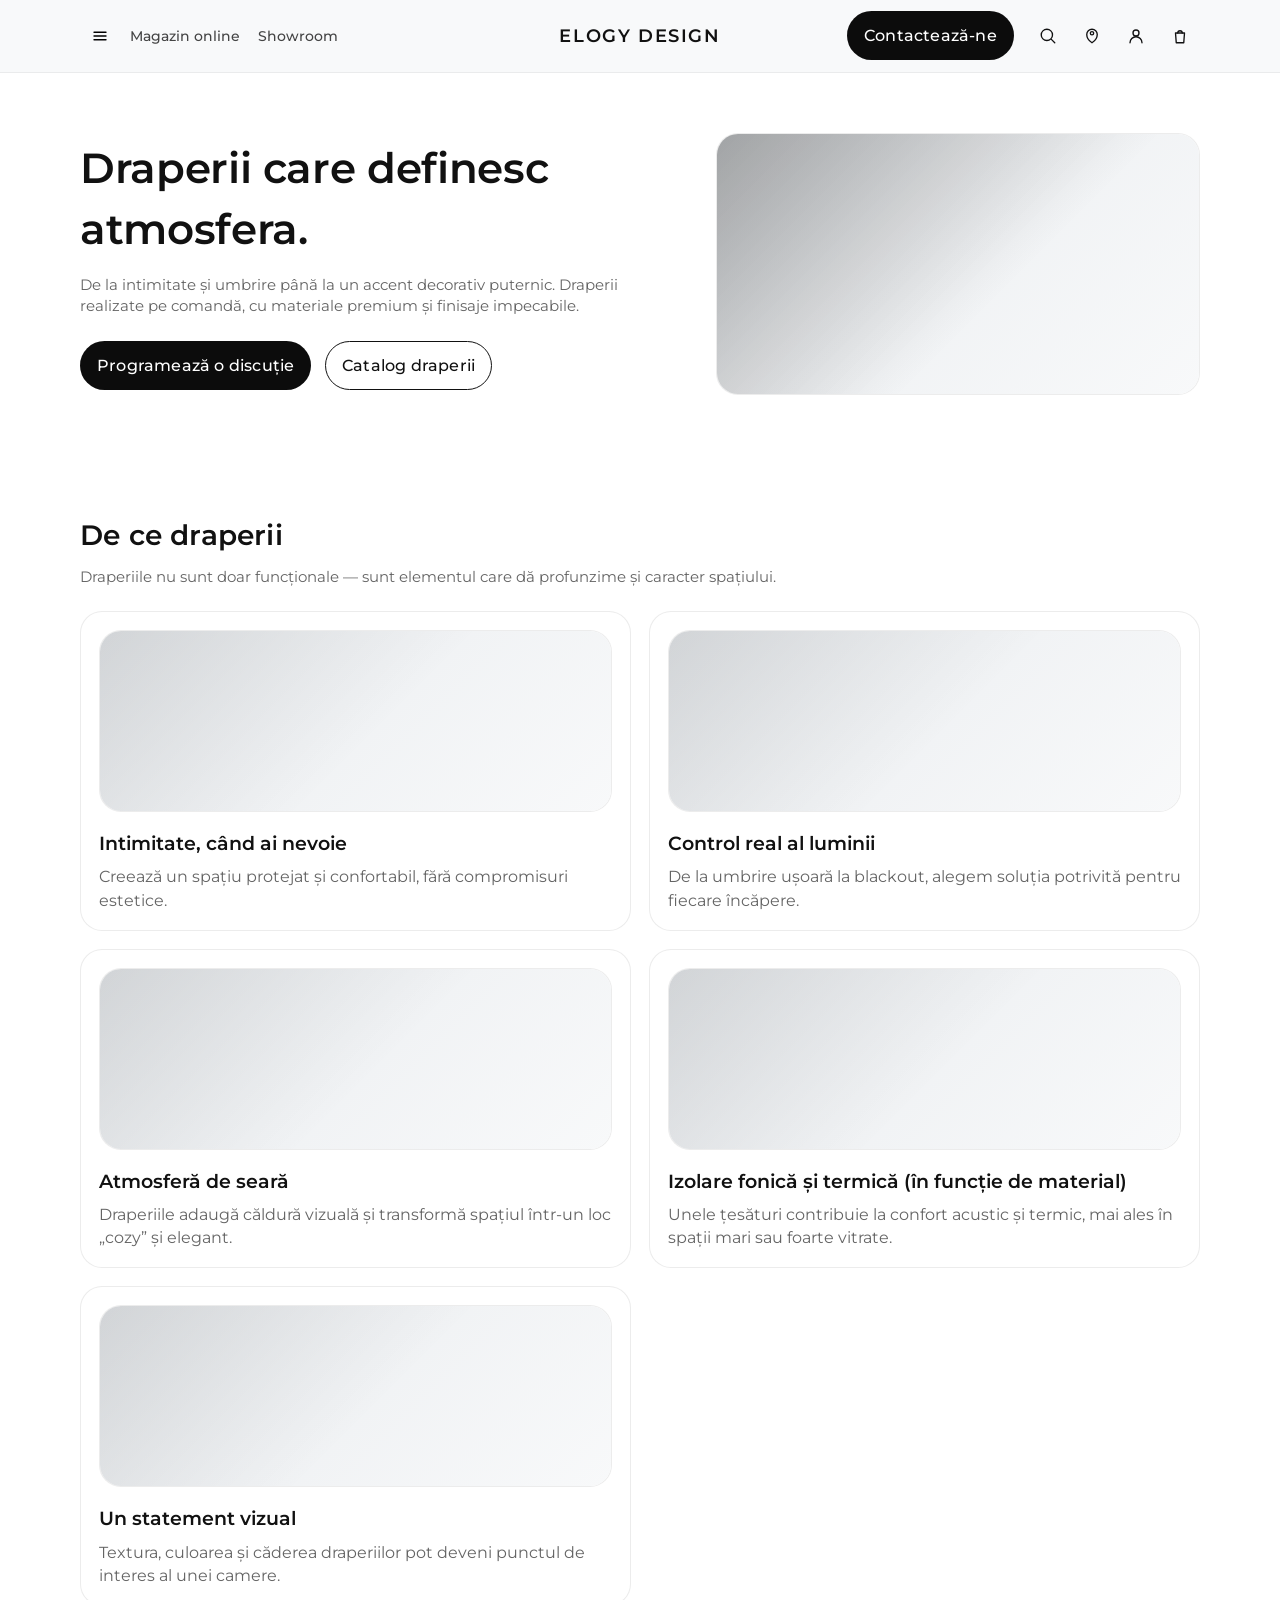
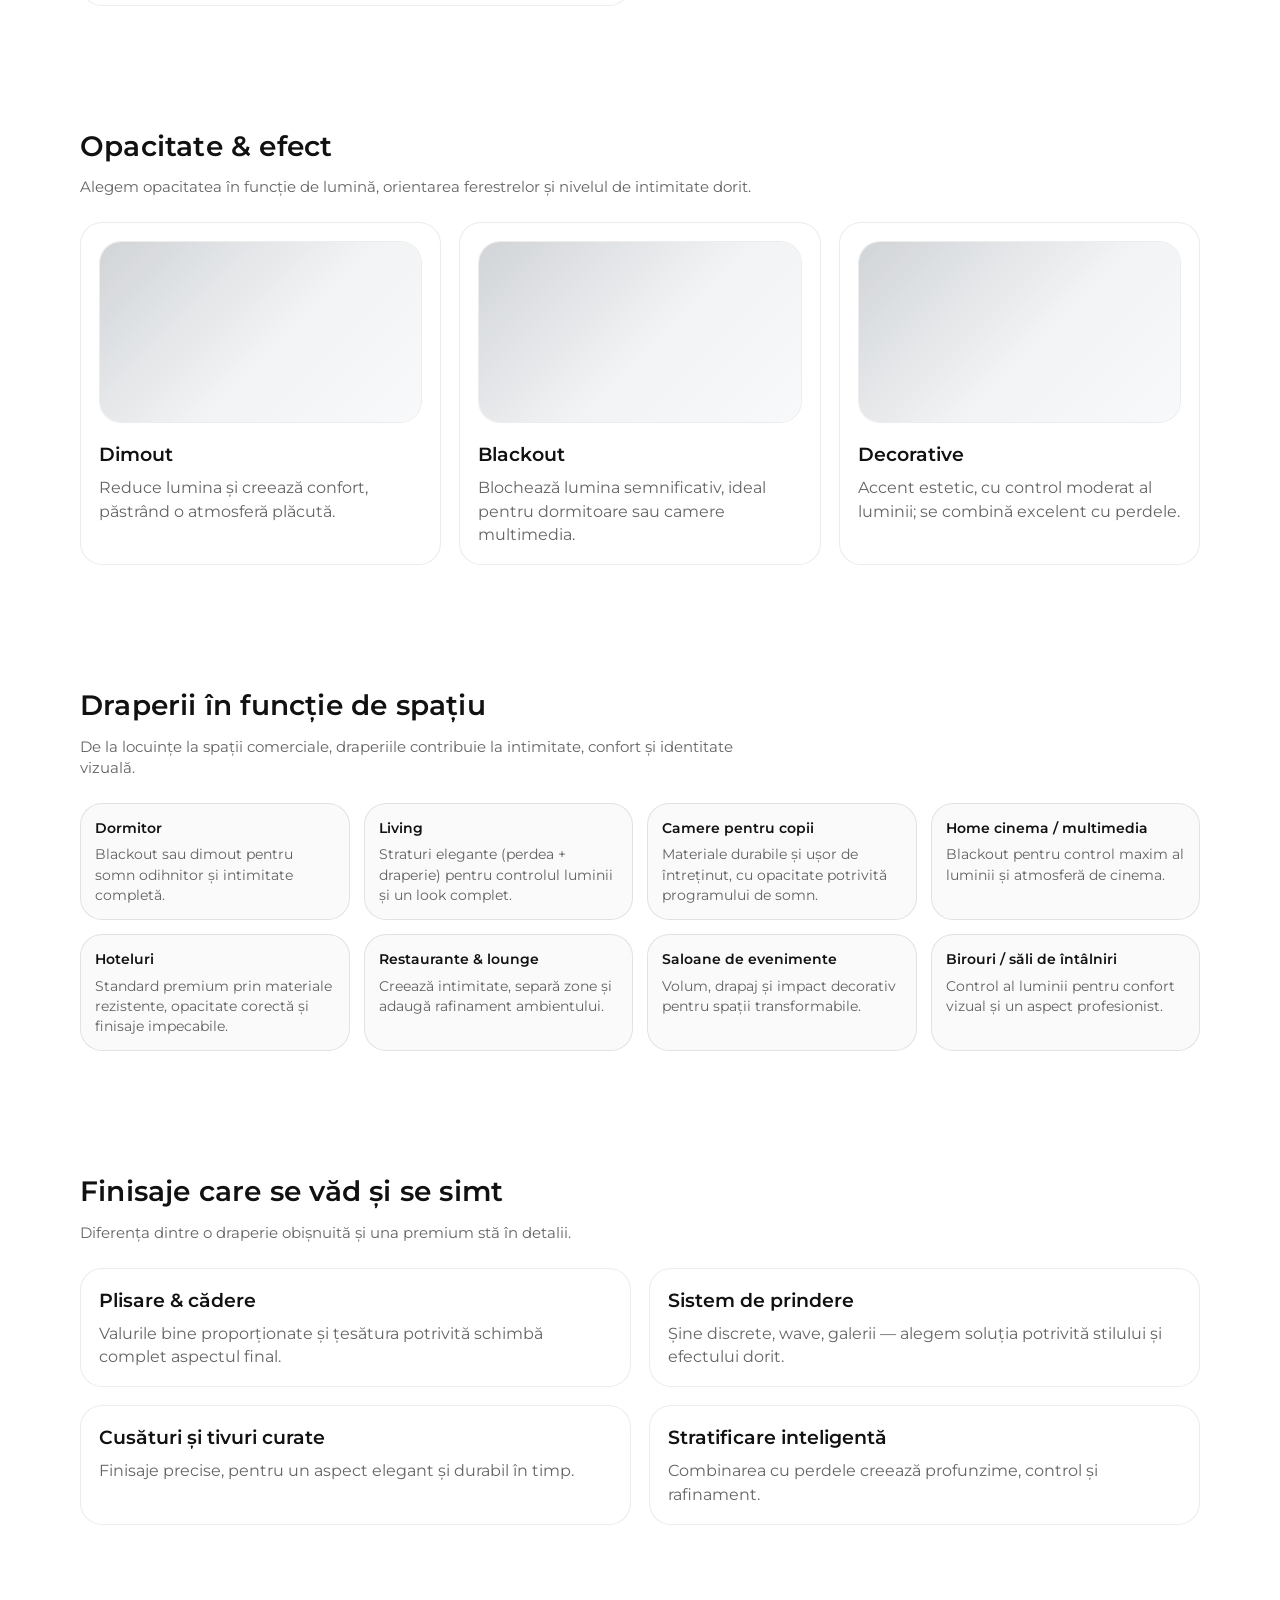
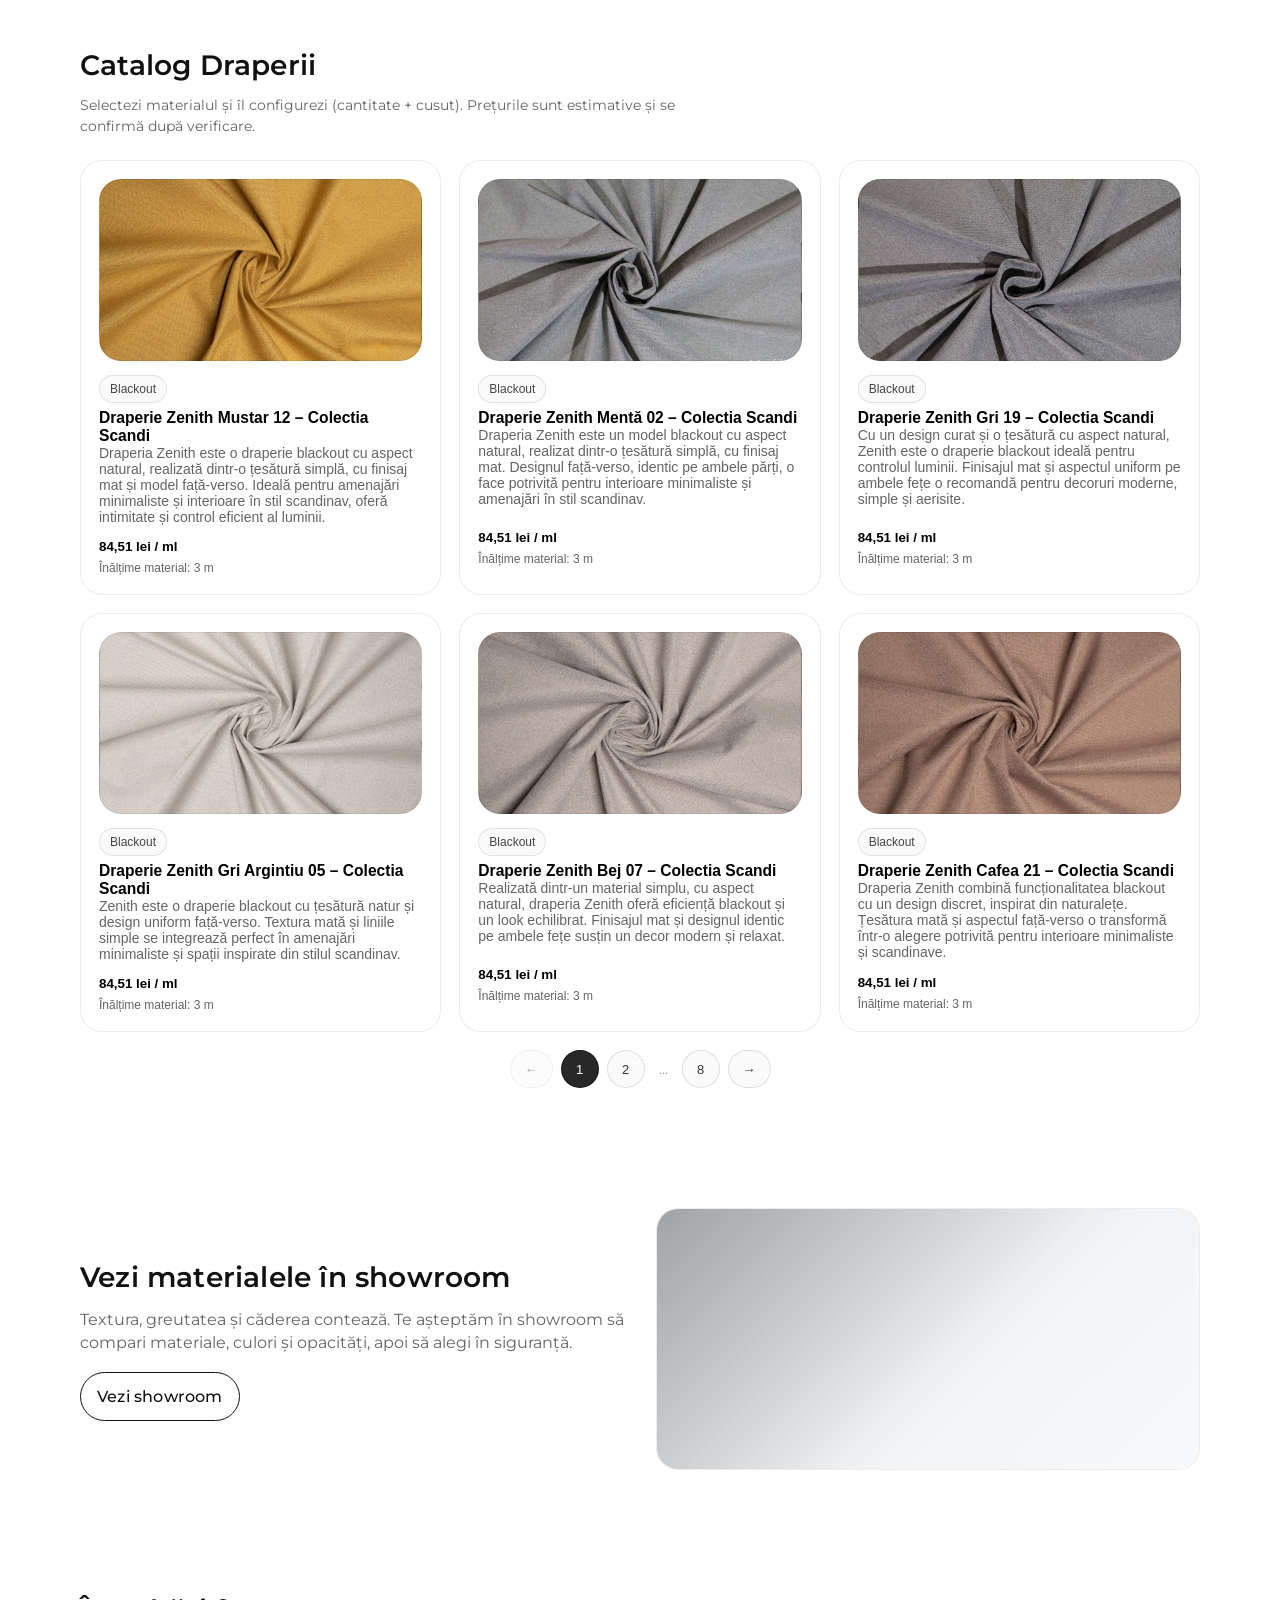
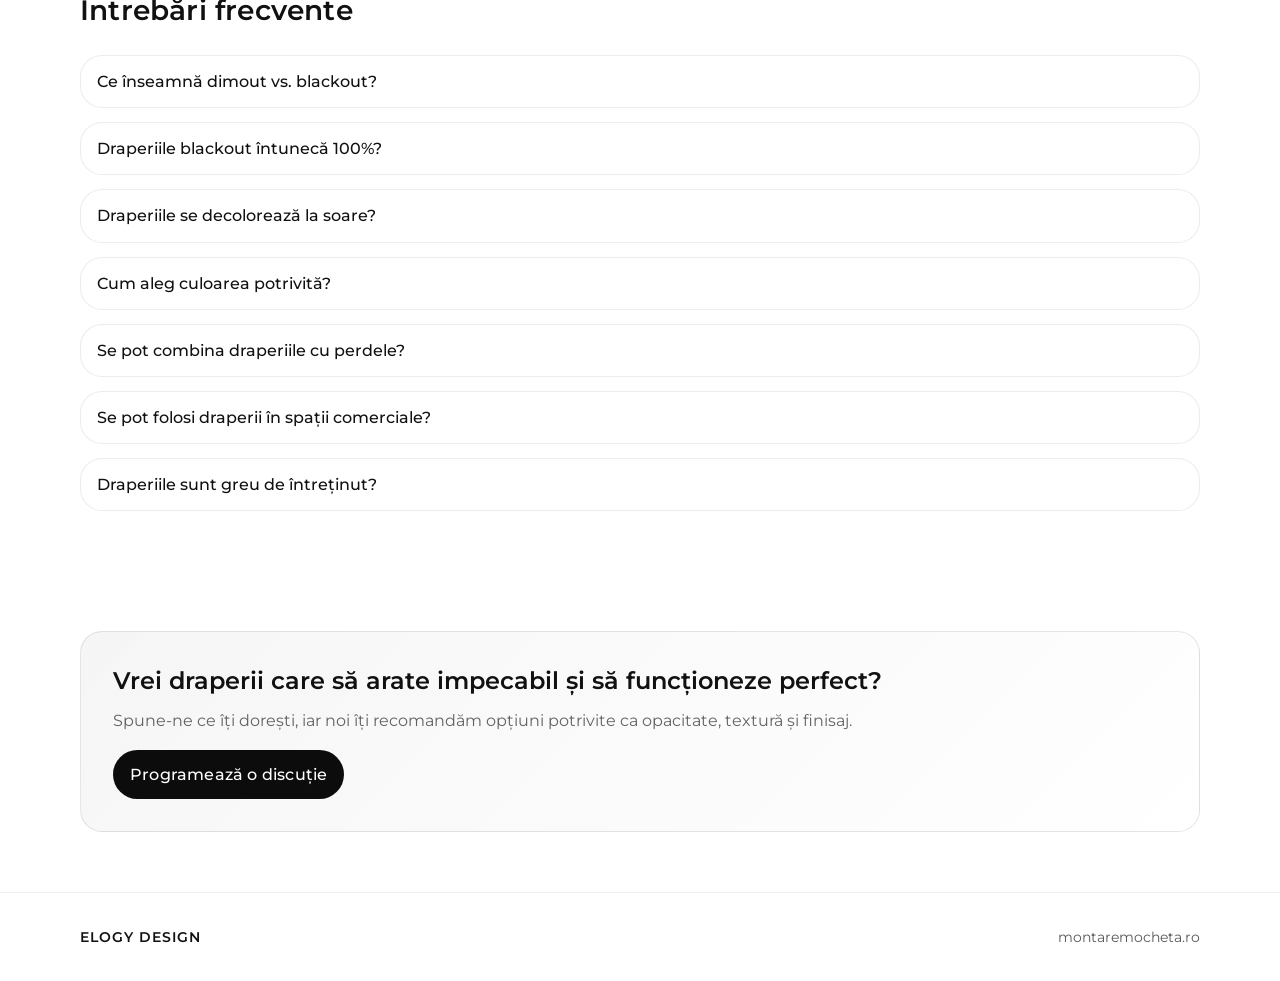
<file: draperii.html>
<!doctype html>
<html lang="ro">

<head>
    <meta charset="utf-8" />
    <meta name="viewport" content="width=device-width, initial-scale=1" />
    <title>Draperii | ELOGY Design</title>

    <!-- Font: identic cu homepage -->
    <link rel="preconnect" href="https://fonts.googleapis.com">
    <link rel="preconnect" href="https://fonts.gstatic.com" crossorigin>
    <link href="https://fonts.googleapis.com/css2?family=Montserrat:wght@400;500;600&display=swap" rel="stylesheet">

    <!-- CSS global (de pe homepage) -->
    <link rel="stylesheet" href="css/styles.css" />
    <!-- CSS specific paginii Draperii (doar clase noi) -->
    <link rel="stylesheet" href="css/draperii.css" />
</head>

<body>
    <!-- =========================================================
       1) HEADER (identic cu homepage, fără modificări)
       ========================================================= -->
    <header class="header" role="banner">
        <div class="container header__inner">
            <div class="header__left">
                <button class="icon-btn header__hamburger" type="button" aria-label="Deschide meniul"
                    aria-controls="siteDrawer" aria-expanded="false" data-drawer-open>
                    <svg class="icon" aria-hidden="true" focusable="false">
                        <use href="images/icons.svg#icon-menu"></use>
                    </svg>
                </button>

                <nav class="header__quicklinks" aria-label="Navigație rapidă">
                    <a class="header__link" href="magazin.html" aria-label="Magazin online">Magazin online</a>
                    <a class="header__link" href="showroom.html" aria-label="Showroom">Showroom</a>
                </nav>
            </div>

            <div class="header__center">
                <a class="header__logo" href="index.html" aria-label="ELOGY Design">
                    ELOGY DESIGN
                </a>
            </div>

            <!-- Right -->
            <div class="header__right">
                <a class="btn btn--primary header__cta" href="contact.html"
                    aria-label="Contactează-ne">Contactează-ne</a>

                <div class="header__icons" aria-label="Acțiuni rapide">

                    <!-- Căutare (ex: pagină dedicată sau anchor) -->
                    <a href="search.html" class="icon-btn" aria-label="Caută">
                        <svg class="icon" aria-hidden="true" focusable="false">
                            <use href="images/icons.svg#icon-search"></use>
                        </svg>
                    </a>

                    <!-- Locație / Showroom -->
                    <a href="showroom.html" class="icon-btn" aria-label="Locație">
                        <svg class="icon" aria-hidden="true" focusable="false">
                            <use href="images/icons.svg#icon-location"></use>
                        </svg>
                    </a>

                    <!-- Cont (viitor) -->
                    <a href="#" class="icon-btn" aria-label="Cont">
                        <svg class="icon" aria-hidden="true" focusable="false">
                            <use href="images/icons.svg#icon-user"></use>
                        </svg>
                    </a>

                    <!-- Coș -->
                    <a href="cos.html" class="icon-btn icon-btn--cart" aria-label="Coș" data-cart-link>
                        <svg class="icon" aria-hidden="true" focusable="false">
                            <use href="images/icons.svg#icon-bag"></use>
                        </svg>
                        <span class="cart-badge" data-cart-badge hidden>0</span>
                    </a>


                </div>

            </div>
        </div>

        <!-- Drawer identic -->
        <aside class="drawer" id="siteDrawer" aria-hidden="true" data-drawer>
            <div class="drawer__backdrop" data-drawer-close aria-hidden="true"></div>

            <div class="drawer__panel" role="dialog" aria-modal="true" aria-label="Meniu">
                <div class="drawer__header">
                    <span class="drawer__title">Meniu</span>
                    <button class="icon-btn" type="button" aria-label="Închide meniul" data-drawer-close>
                        <svg class="icon" aria-hidden="true" focusable="false">
                            <use href="images/icons.svg#icon-close"></use>
                        </svg>
                    </button>
                </div>
                <nav class="drawer__nav" aria-label="Navigație principală">
                    <a class="drawer__link" href="perdele.html">Perdele</a>
                    <a class="drawer__link" href="draperii.html">Draperii</a>
                    <a class="drawer__link" href="mocheta.html">Mochetă</a>
                    <a class="drawer__link" href="montaj.html">Montaj</a>
                    <a class="drawer__link" href="accesorii.html">Accesorii</a>
                </nav>
            </div>
        </aside>
    </header>

    <main id="main">
        <!-- =========================================================
         2) HERO – Draperii (obligatoriu)
         ========================================================= -->
        <section class="draperii-hero section" aria-label="Draperii - Introducere" data-animate>
            <div class="container draperii-hero__inner">
                <div class="draperii-hero__content">
                    <h1 class="draperii-hero__title">Draperii care definesc atmosfera.</h1>
                    <p class="draperii-hero__text">
                        De la intimitate și umbrire până la un accent decorativ puternic. Draperii realizate pe comandă,
                        cu materiale premium și finisaje impecabile.
                    </p>

                    <div class="draperii-hero__actions">
                        <a class="btn btn--primary" href="contact.html">Programează o discuție</a>
                        <a class="btn btn--secondary" href="#catalog-draperii">Catalog draperii</a>
                    </div>
                </div>

                <!-- Placeholder vizual (gradient/pattern), pregătit pentru imagine + overlay -->
                <div class="draperii-hero__media media media--gradient media--overlay" aria-hidden="true">
                    <div class="media__surface"></div>
                </div>
            </div>
        </section>


        <!-- =========================================================
         3) De ce draperii (obligatoriu)
         ========================================================= -->
        <section class="reasons section" aria-label="De ce draperii" data-animate>
            <div class="container">
                <div class="section__head">
                    <h2 class="section__title">De ce draperii</h2>
                    <p class="reasons__subtitle">
                        Draperiile nu sunt doar funcționale — sunt elementul care dă profunzime și caracter spațiului.
                    </p>
                </div>

                <div class="reasons__grid">
                    <article class="reason-card">
                        <div class="reason-card__media media media--gradient" aria-hidden="true">
                            <div class="media__surface"></div>
                        </div>
                        <h3 class="reason-card__title">Intimitate, când ai nevoie</h3>
                        <p class="reason-card__text">
                            Creează un spațiu protejat și confortabil, fără compromisuri estetice.
                        </p>
                    </article>

                    <article class="reason-card">
                        <div class="reason-card__media media media--gradient" aria-hidden="true">
                            <div class="media__surface"></div>
                        </div>
                        <h3 class="reason-card__title">Control real al luminii</h3>
                        <p class="reason-card__text">
                            De la umbrire ușoară la blackout, alegem soluția potrivită pentru fiecare încăpere.
                        </p>
                    </article>

                    <article class="reason-card">
                        <div class="reason-card__media media media--gradient" aria-hidden="true">
                            <div class="media__surface"></div>
                        </div>
                        <h3 class="reason-card__title">Atmosferă de seară</h3>
                        <p class="reason-card__text">
                            Draperiile adaugă căldură vizuală și transformă spațiul într-un loc „cozy” și elegant.
                        </p>
                    </article>

                    <article class="reason-card">
                        <div class="reason-card__media media media--gradient" aria-hidden="true">
                            <div class="media__surface"></div>
                        </div>
                        <h3 class="reason-card__title">Izolare fonică și termică (în funcție de material)</h3>
                        <p class="reason-card__text">
                            Unele țesături contribuie la confort acustic și termic, mai ales în spații mari sau foarte
                            vitrate.
                        </p>
                    </article>

                    <article class="reason-card">
                        <div class="reason-card__media media media--gradient" aria-hidden="true">
                            <div class="media__surface"></div>
                        </div>
                        <h3 class="reason-card__title">Un statement vizual</h3>
                        <p class="reason-card__text">
                            Textura, culoarea și căderea draperiilor pot deveni punctul de interes al unei camere.
                        </p>
                    </article>
                </div>
            </div>
        </section>

        <!-- =========================================================
         4) Opacitate & efect (obligatoriu)
         ========================================================= -->
        <section class="opacity section" id="optiuni" aria-label="Opacitate și efect" data-animate>
            <div class="container">
                <div class="section__head">
                    <h2 class="section__title">Opacitate &amp; efect</h2>
                    <p class="opacity__subtitle">
                        Alegem opacitatea în funcție de lumină, orientarea ferestrelor și nivelul de intimitate dorit.
                    </p>
                </div>

                <div class="opacity__grid">
                    <article class="opacity-card">
                        <div class="opacity-card__media media media--gradient" aria-hidden="true">
                            <div class="media__surface"></div>
                        </div>
                        <h3 class="opacity-card__title">Dimout</h3>
                        <p class="opacity-card__text">Reduce lumina și creează confort, păstrând o atmosferă plăcută.
                        </p>
                    </article>

                    <article class="opacity-card">
                        <div class="opacity-card__media media media--gradient" aria-hidden="true">
                            <div class="media__surface"></div>
                        </div>
                        <h3 class="opacity-card__title">Blackout</h3>
                        <p class="opacity-card__text">Blochează lumina semnificativ, ideal pentru dormitoare sau camere
                            multimedia.</p>
                    </article>

                    <article class="opacity-card">
                        <div class="opacity-card__media media media--gradient" aria-hidden="true">
                            <div class="media__surface"></div>
                        </div>
                        <h3 class="opacity-card__title">Decorative</h3>
                        <p class="opacity-card__text">Accent estetic, cu control moderat al luminii; se combină excelent
                            cu perdele.</p>
                    </article>
                </div>
            </div>
        </section>

        <!-- =========================================================
         5) Draperii în funcție de spațiu (obligatoriu)
         ========================================================= -->
        <section class="by-space section" aria-label="Draperii în funcție de spațiu" data-animate>
            <div class="container">
                <div class="section__head">
                    <h2 class="section__title">Draperii în funcție de spațiu</h2>
                    <p class="by-space__subtitle">
                        De la locuințe la spații comerciale, draperiile contribuie la intimitate, confort și identitate
                        vizuală.
                    </p>
                </div>

                <div class="by-space__grid">
                    <article class="chip">
                        <h3 class="chip__title">Dormitor</h3>
                        <p class="chip__text">Blackout sau dimout pentru somn odihnitor și intimitate completă.</p>
                    </article>

                    <article class="chip">
                        <h3 class="chip__title">Living</h3>
                        <p class="chip__text">Straturi elegante (perdea + draperie) pentru controlul luminii și un look
                            complet.</p>
                    </article>

                    <article class="chip">
                        <h3 class="chip__title">Camere pentru copii</h3>
                        <p class="chip__text">Materiale durabile și ușor de întreținut, cu opacitate potrivită
                            programului de somn.</p>
                    </article>

                    <article class="chip">
                        <h3 class="chip__title">Home cinema / multimedia</h3>
                        <p class="chip__text">Blackout pentru control maxim al luminii și atmosferă de cinema.</p>
                    </article>

                    <article class="chip">
                        <h3 class="chip__title">Hoteluri</h3>
                        <p class="chip__text">Standard premium prin materiale rezistente, opacitate corectă și finisaje
                            impecabile.</p>
                    </article>

                    <article class="chip">
                        <h3 class="chip__title">Restaurante &amp; lounge</h3>
                        <p class="chip__text">Creează intimitate, separă zone și adaugă rafinament ambientului.</p>
                    </article>

                    <article class="chip">
                        <h3 class="chip__title">Saloane de evenimente</h3>
                        <p class="chip__text">Volum, drapaj și impact decorativ pentru spații transformabile.</p>
                    </article>

                    <article class="chip">
                        <h3 class="chip__title">Birouri / săli de întâlniri</h3>
                        <p class="chip__text">Control al luminii pentru confort vizual și un aspect profesionist.</p>
                    </article>
                </div>
            </div>
        </section>

        <!-- =========================================================
         6) Finisaje & detalii (obligatoriu)
         ========================================================= -->
        <section class="finishes section" aria-label="Finisaje și detalii" data-animate>
            <div class="container">
                <div class="section__head">
                    <h2 class="section__title">Finisaje care se văd și se simt</h2>
                    <p class="finishes__subtitle">
                        Diferența dintre o draperie obișnuită și una premium stă în detalii.
                    </p>
                </div>

                <div class="finishes__grid">
                    <article class="finish-card">
                        <h3 class="finish-card__title">Plisare &amp; cădere</h3>
                        <p class="finish-card__text">Valurile bine proporționate și țesătura potrivită schimbă complet
                            aspectul final.</p>
                    </article>

                    <article class="finish-card">
                        <h3 class="finish-card__title">Sistem de prindere</h3>
                        <p class="finish-card__text">Șine discrete, wave, galerii — alegem soluția potrivită stilului și
                            efectului dorit.</p>
                    </article>

                    <article class="finish-card">
                        <h3 class="finish-card__title">Cusături și tivuri curate</h3>
                        <p class="finish-card__text">Finisaje precise, pentru un aspect elegant și durabil în timp.</p>
                    </article>

                    <article class="finish-card">
                        <h3 class="finish-card__title">Stratificare inteligentă</h3>
                        <p class="finish-card__text">Combinarea cu perdele creează profunzime, control și rafinament.
                        </p>
                    </article>
                </div>
            </div>
        </section>

        <!-- =========================================================
                            Catalog Draperii (MVP)
                        ========================================================= -->
        <section class="section" id="catalog-draperii" data-animate>
            <div class="container">
                <div class="section__head">
                    <h2 class="section__title">Catalog Draperii</h2>
                    <p class="catalog__intro">
                        Selectezi materialul și îl configurezi (cantitate + cusut). Prețurile sunt estimative și se
                        confirmă
                        după verificare.
                    </p>
                </div>

                <div class="catalog__grid" data-fabric-grid data-fabric-category="draperii"></div>
            </div>
        </section>


        <!-- =========================================================
         7) Showroom (scurt) (obligatoriu)
         ========================================================= -->
        <section class="showroom section" aria-label="Showroom" data-animate>
            <div class="container showroom__inner">
                <div class="showroom__content">
                    <h2 class="section__title">Vezi materialele în showroom</h2>
                    <p class="showroom__text">
                        Textura, greutatea și căderea contează. Te așteptăm în showroom să compari materiale, culori și
                        opacități, apoi să alegi în siguranță.
                    </p>
                    <a class="btn btn--secondary" href="showroom.html">Vezi showroom</a>
                </div>

                <div class="showroom__media media media--gradient media--overlay" aria-hidden="true">
                    <div class="media__surface"></div>
                </div>
            </div>
        </section>

        <!-- =========================================================
         8) FAQ (obligatoriu, 7 întrebări)
         ========================================================= -->
        <section class="faq section" aria-label="Întrebări frecvente" data-animate>
            <div class="container">
                <div class="section__head">
                    <h2 class="section__title">Întrebări frecvente</h2>
                </div>

                <div class="faq__list">
                    <details class="faq__item">
                        <summary class="faq__q">Ce înseamnă dimout vs. blackout?</summary>
                        <div class="faq__a">
                            Dimout reduce semnificativ lumina și oferă confort, în timp ce blackout blochează lumina
                            mult mai puternic și este ideal pentru dormitoare sau camere multimedia.
                        </div>
                    </details>

                    <details class="faq__item">
                        <summary class="faq__q">Draperiile blackout întunecă 100%?</summary>
                        <div class="faq__a">
                            Depinde de material și de modul de montaj (șină, suprapuneri, distanțe). Pentru întunecare
                            aproape totală, configurăm corect și prinderea.
                        </div>
                    </details>

                    <details class="faq__item">
                        <summary class="faq__q">Draperiile se decolorează la soare?</summary>
                        <div class="faq__a">
                            Expunerea directă poate influența în timp nuanța, de aceea recomandăm țesături potrivite
                            orientării ferestrelor și întreținere corectă.
                        </div>
                    </details>

                    <details class="faq__item">
                        <summary class="faq__q">Cum aleg culoarea potrivită?</summary>
                        <div class="faq__a">
                            Ne uităm la lumină, pereți, pardoseală și mobilier. În general, tonurile neutre sunt
                            versatile, iar accentul de culoare trebuie echilibrat cu restul interiorului.
                        </div>
                    </details>

                    <details class="faq__item">
                        <summary class="faq__q">Se pot combina draperiile cu perdele?</summary>
                        <div class="faq__a">
                            Da, este una dintre cele mai elegante soluții: oferă stratificare, control mai bun al
                            luminii și un aspect complet.
                        </div>
                    </details>

                    <details class="faq__item">
                        <summary class="faq__q">Se pot folosi draperii în spații comerciale?</summary>
                        <div class="faq__a">
                            Da, draperiile sunt excelente pentru separarea zonelor, intimitate și atmosferă. Alegem
                            materiale rezistente și ușor de întreținut.
                        </div>
                    </details>

                    <details class="faq__item">
                        <summary class="faq__q">Draperiile sunt greu de întreținut?</summary>
                        <div class="faq__a">
                            Nu, dacă alegem materialul potrivit. În funcție de țesătură, recomandăm curățare
                            profesională sau întreținere delicată, pentru a păstra aspectul în timp.
                        </div>
                    </details>
                </div>
            </div>
        </section>

        <!-- =========================================================
         9) CTA final (obligatoriu)
         ========================================================= -->
        <section class="final-cta section" aria-label="CTA final" data-animate>
            <div class="container final-cta__inner">
                <div class="final-cta__box">
                    <h2 class="final-cta__title">Vrei draperii care să arate impecabil și să funcționeze perfect?</h2>
                    <p class="final-cta__text">
                        Spune-ne ce îți dorești, iar noi îți recomandăm opțiuni potrivite ca opacitate, textură și
                        finisaj.
                    </p>
                    <div class="final-cta__actions">
                        <a class="btn btn--primary" href="contact.html">Programează o discuție</a>
                    </div>
                </div>
            </div>
        </section>
    </main>

    <!-- =========================================================
       10) FOOTER (identic cu homepage, fără modificări)
       ========================================================= -->
    <footer class="footer" role="contentinfo">
        <div class="container footer__inner">
            <div class="footer__left">
                <span class="footer__brand">ELOGY DESIGN</span>
            </div>

            <div class="footer__right">
                <a class="footer__link" href="https://montaremocheta.ro" rel="noopener">
                    montaremocheta.ro
                </a>
            </div>
        </div>
    </footer>


    <!-- =========================================================
                 PRODUCT DRAWER (Perdele / Draperii) – scoped
                 ========================================================= -->
    <div class="pdrawer" data-product-drawer hidden>
        <div class="pdrawer__backdrop" data-product-drawer-close>
            <div class="pdrawer__backdrop-media" data-pdrawer-backdrop-media>
                <div class="pdrawer__media media media--gradient media--grad-1" aria-hidden="true">
                    <div class="media__surface"></div>
                </div>

                <div class="pdrawer__gallery" data-pdrawer-gallery hidden>
                    <button class="pdrawer__nav" type="button" data-pdrawer-prev
                        aria-label="Imagine anterioară">‹</button>
                    <div class="pdrawer__thumbs" data-pdrawer-thumbs></div>
                    <button class="pdrawer__nav" type="button" data-pdrawer-next
                        aria-label="Imagine următoare">›</button>
                </div>
            </div>
        </div>

        <aside class="pdrawer__panel" role="dialog" aria-modal="true" aria-label="Configurare produs" tabindex="-1"
            data-product-drawer-panel>
            <header class="pdrawer__head">
                <div class="pdrawer__head-text">
                    <p class="pdrawer__eyebrow" data-product-drawer-type></p>
                    <h3 class="pdrawer__title" data-product-drawer-title>Produs</h3>
                </div>

                <button class="pdrawer__close" type="button" data-product-drawer-close aria-label="Închide">✕</button>
            </header>

            <div class="pdrawer__body">
                <div class="pdrawer__media media media--gradient media--grad-1" aria-hidden="true">
                    <div class="media__surface"></div>
                </div>

                <div class="pdrawer__gallery" data-pdrawer-gallery hidden>
                    <button class="pdrawer__nav" type="button" data-pdrawer-prev
                        aria-label="Imagine anterioară">‹</button>
                    <div class="pdrawer__thumbs" data-pdrawer-thumbs></div>
                    <button class="pdrawer__nav" type="button" data-pdrawer-next
                        aria-label="Imagine următoare">›</button>
                </div>

                <p class="pdrawer__desc" data-product-drawer-desc></p>

                <section class="pdrawer__section" aria-label="Configurare">
                    <h4 class="pdrawer__section-title">Configurator</h4>
                    <div class="pdrawer__fields" data-product-drawer-fields></div>
                </section>
                <section class="pdrawer__section" aria-label="Montaj" data-montaj-section>
                    <h4 class="pdrawer__section-title">Montaj</h4>

                    <div data-montaj-simple>
                        <label class="check">
                            <input class="check__input" type="checkbox" data-simple-montaj-curtains />
                            <span class="check__box" aria-hidden="true"></span>
                            <span class="check__label">Doresc montaj perdele/draperii</span>
                        </label>
                        <p class="field__hint">
                            Costul montajului nu este inclus și va fi stabilit ulterior, în urma evaluării.
                        </p>

                        <label class="check" style="margin-top:10px;">
                            <input class="check__input" type="checkbox" data-simple-montaj-rail />
                            <span class="check__box" aria-hidden="true"></span>
                            <span class="check__label">Doresc montaj cale de rulare</span>
                        </label>
                        <p class="field__hint">
                            Costul montajului nu este inclus și va fi stabilit ulterior, în urma evaluării.
                        </p>
                    </div>
                </section>

            </div>

            <footer class="pdrawer__foot">
                <div class="pdrawer__totals">
                    <p class="pdrawer__price" data-product-drawer-price>—</p>
                    <p class="pdrawer__sub" data-product-drawer-sub></p>
                </div>

                <button class="btn btn--primary pdrawer__cta" type="button" data-product-add-to-cart disabled>
                    Adaugă în coș
                </button>

                <p class="pdrawer__note">Prețurile sunt estimative și se confirmă după verificare.</p>
            </footer>
        </aside>
    </div>

    <script src="js/main.js" defer></script>

    <script src="js/store/storage.js" defer></script>
    <script src="js/store/cart.store.js" defer></script>
    <script src="js/utils/money.js" defer></script>

    <script src="js/cart/cart.badge.js" defer></script>

    <script src="js/data/draperii.products.js" defer></script>
    <script src="js/data/jordan.product.js" defer></script>
    <script src="js/data/accesorii.products.js" defer></script>
    <script src="js/catalog/perdele-draperii.catalog.js" defer></script>


    <script src="js/drawer/perdele-draperii.drawer.js" defer></script>

</body>

</html>
</file>
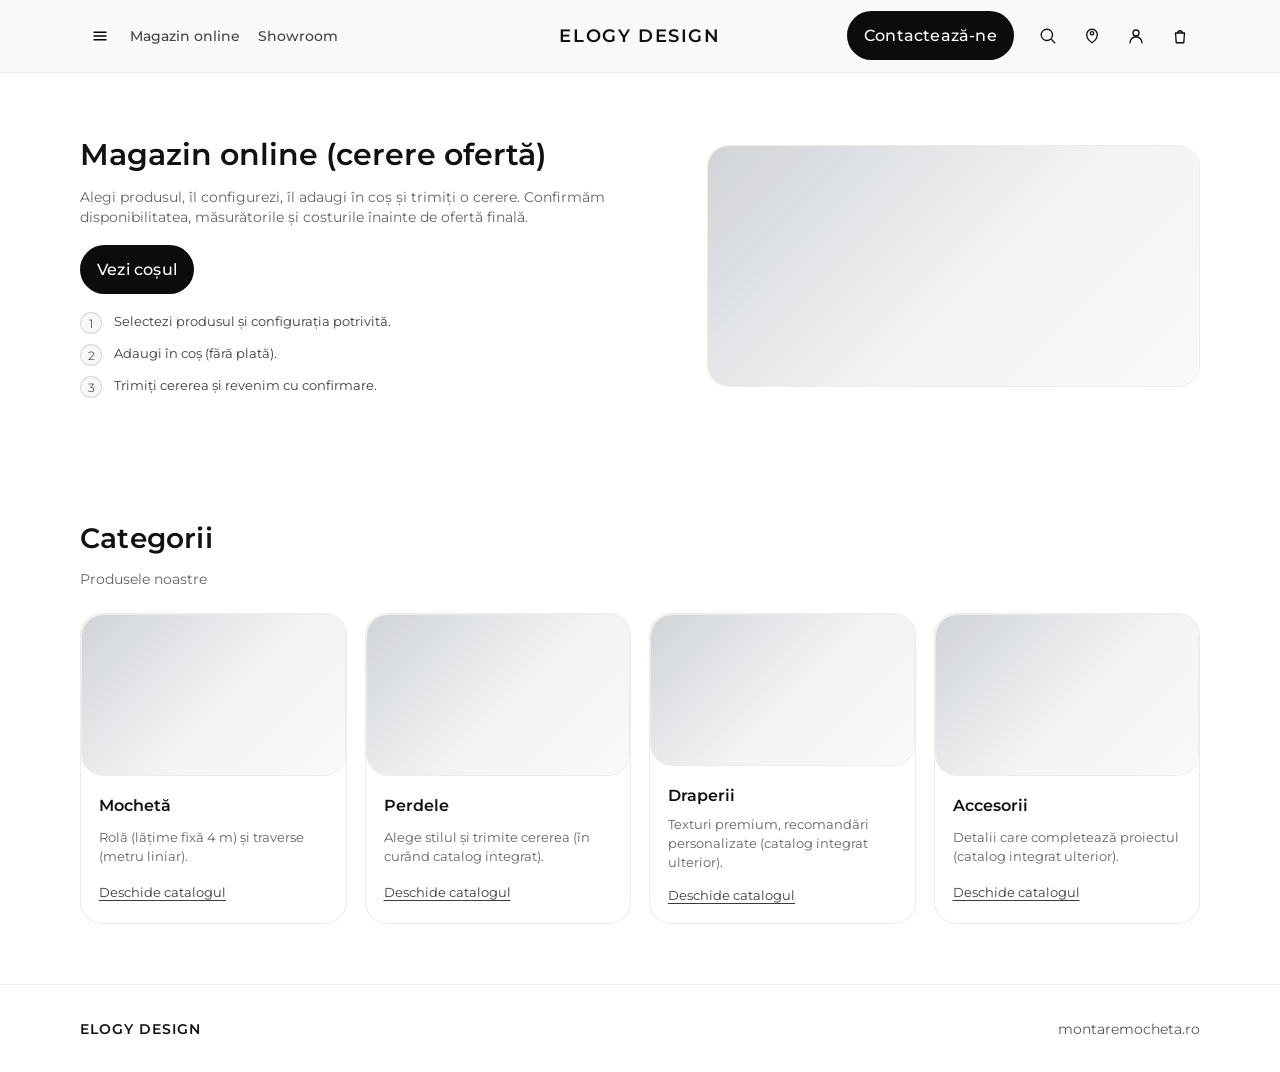
<file: magazin.html>
<!doctype html>
<html lang="ro">

<head>
    <meta charset="utf-8" />
    <meta name="viewport" content="width=device-width, initial-scale=1" />
    <title>Magazin online | ELOGY Design</title>

    <!-- Font: identic cu restul site-ului -->
    <link rel="preconnect" href="https://fonts.googleapis.com">
    <link rel="preconnect" href="https://fonts.gstatic.com" crossorigin>
    <link href="https://fonts.googleapis.com/css2?family=Montserrat:wght@400;500;600&display=swap" rel="stylesheet">

    <link rel="stylesheet" href="css/styles.css" />
    <link rel="stylesheet" href="css/magazin.css" />
</head>

<body>
    <!-- =========================================================
       HEADER (identic ca structură)
       ========================================================= -->
    <header class="header" role="banner">
        <div class="container header__inner">
            <div class="header__left">
                <button class="icon-btn header__hamburger" type="button" aria-label="Deschide meniul"
                    aria-controls="siteDrawer" aria-expanded="false" data-drawer-open>
                    <svg class="icon" aria-hidden="true" focusable="false">
                        <use href="images/icons.svg#icon-menu"></use>
                    </svg>
                </button>

                <nav class="header__quicklinks" aria-label="Navigație rapidă">
                    <a class="header__link" href="magazin.html" aria-label="Magazin online">Magazin online</a>
                    <a class="header__link" href="showroom.html" aria-label="Showroom">Showroom</a>
                </nav>
            </div>

            <div class="header__center">
                <a class="header__logo" href="index.html" aria-label="ELOGY DESIGN">
                    ELOGY DESIGN
                </a>
            </div>

            <div class="header__right">
                <a class="btn btn--primary header__cta" href="contact.html"
                    aria-label="Contactează-ne">Contactează-ne</a>

                <div class="header__icons" aria-label="Acțiuni rapide">
                    <a href="search.html" class="icon-btn" aria-label="Caută">
                        <svg class="icon" aria-hidden="true" focusable="false">
                            <use href="images/icons.svg#icon-search"></use>
                        </svg>
                    </a>

                    <a href="showroom.html" class="icon-btn" aria-label="Locație">
                        <svg class="icon" aria-hidden="true" focusable="false">
                            <use href="images/icons.svg#icon-location"></use>
                        </svg>
                    </a>

                    <a href="#" class="icon-btn" aria-label="Cont">
                        <svg class="icon" aria-hidden="true" focusable="false">
                            <use href="images/icons.svg#icon-user"></use>
                        </svg>
                    </a>

                    <!-- Coș -->
                    <a href="cos.html" class="icon-btn icon-btn--cart" aria-label="Coș" data-cart-link>
                        <svg class="icon" aria-hidden="true" focusable="false">
                            <use href="images/icons.svg#icon-bag"></use>
                        </svg>
                        <span class="cart-badge" data-cart-badge hidden>0</span>
                    </a>
                </div>
            </div>
        </div>

        <!-- Drawer meniu (existent în proiect) -->
        <aside class="drawer" id="siteDrawer" aria-hidden="true" data-drawer>
            <div class="drawer__backdrop" data-drawer-close aria-hidden="true"></div>

            <div class="drawer__panel" role="dialog" aria-modal="true" aria-label="Meniu">
                <div class="drawer__header">
                    <span class="drawer__title">Meniu</span>
                    <button class="icon-btn" type="button" aria-label="Închide meniul" data-drawer-close>
                        <svg class="icon" aria-hidden="true" focusable="false">
                            <use href="images/icons.svg#icon-close"></use>
                        </svg>
                    </button>
                </div>

                <nav class="drawer__nav" aria-label="Navigație principală">
                    <a class="drawer__link" href="perdele.html">Perdele</a>
                    <a class="drawer__link" href="draperii.html">Draperii</a>
                    <a class="drawer__link" href="mocheta.html">Mochetă</a>
                    <a class="drawer__link" href="montaj.html">Montaj</a>
                    <a class="drawer__link" href="accesorii.html">Accesorii</a>
                </nav>
            </div>
        </aside>
    </header>

    <main id="main">
        <!-- HERO -->
        <section class="shop-hub section" aria-label="Magazin online" data-animate>
            <div class="container">
                <div class="shop-hub__hero">
                    <div class="shop-hub__hero-copy">
                        <h1 class="shop-hub__title">Magazin online (cerere ofertă)</h1>
                        <p class="shop-hub__lead">
                            Alegi produsul, îl configurezi, îl adaugi în coș și trimiți o cerere. Confirmăm
                            disponibilitatea, măsurătorile și costurile înainte de ofertă finală.
                        </p>

                        <div class="shop-hub__actions">
                            <a class="btn btn--primary" href="cos.html">Vezi coșul</a>
                        </div>

                        <ul class="shop-hub__steps" aria-label="Cum funcționează">
                            <li class="shop-hub__step">
                                <span class="shop-hub__step-no">1</span>
                                <span class="shop-hub__step-text">Selectezi produsul și configurația potrivită.</span>
                            </li>
                            <li class="shop-hub__step">
                                <span class="shop-hub__step-no">2</span>
                                <span class="shop-hub__step-text">Adaugi în coș (fără plată).</span>
                            </li>
                            <li class="shop-hub__step">
                                <span class="shop-hub__step-no">3</span>
                                <span class="shop-hub__step-text">Trimiți cererea și revenim cu confirmare.</span>
                            </li>
                        </ul>
                    </div>

                    <div class="shop-hub__hero-media media media--gradient" aria-hidden="true">
                        <div class="media__surface"></div>
                    </div>
                </div>
            </div>
        </section>

        <!-- CATEGORIES -->
        <section class="shop-hub section" aria-label="Categorii">
            <div class="container">
                <div class="section__head">
                    <h2 class="section__title">Categorii</h2>
                    <p class="shop-hub__muted">Produsele noastre</p>
                </div>

                <div class="shop-hub__grid">
                    <a class="shop-hub-card" href="mocheta.html#catalog" aria-label="Catalog mochetă">
                        <div class="shop-hub-card__media media media--gradient media--grad-1" aria-hidden="true">
                            <div class="media__surface"></div>
                        </div>
                        <div class="shop-hub-card__body">
                            <h3 class="shop-hub-card__title">Mochetă</h3>
                            <p class="shop-hub-card__text">Rolă (lățime fixă 4 m) și traverse (metru liniar).</p>
                            <span class="shop-hub-card__cta">Deschide catalogul</span>
                        </div>
                    </a>

                    <a class="shop-hub-card" href="perdele.html#catalog-perdele" aria-label="Perdele">
                        <div class="shop-hub-card__media media media--gradient media--grad-2" aria-hidden="true">
                            <div class="media__surface"></div>
                        </div>
                        <div class="shop-hub-card__body">
                            <h3 class="shop-hub-card__title">Perdele</h3>
                            <p class="shop-hub-card__text">Alege stilul și trimite cererea (în curând catalog integrat).
                            </p>
                            <span class="shop-hub-card__cta">Deschide catalogul</span>
                        </div>
                    </a>

                    <a class="shop-hub-card" href="draperii.html#catalog-draperii" aria-label="Draperii">
                        <div class="shop-hub-card__media media media--gradient media--grad-3" aria-hidden="true">
                            <div class="media__surface"></div>
                        </div>
                        <div class="shop-hub-card__body">
                            <h3 class="shop-hub-card__title">Draperii</h3>
                            <p class="shop-hub-card__text">Texturi premium, recomandări personalizate (catalog integrat
                                ulterior).</p>
                            <span class="shop-hub-card__cta">Deschide catalogul</span>
                        </div>
                    </a>

                    <a class="shop-hub-card" href="accesorii.html#catalog-accesorii" aria-label="Accesorii">
                        <div class="shop-hub-card__media media media--gradient media--grad-1" aria-hidden="true">
                            <div class="media__surface"></div>
                        </div>
                        <div class="shop-hub-card__body">
                            <h3 class="shop-hub-card__title">Accesorii</h3>
                            <p class="shop-hub-card__text">Detalii care completează proiectul (catalog integrat
                                ulterior).</p>
                            <span class="shop-hub-card__cta">Deschide catalogul</span>
                        </div>
                    </a>
                </div>
            </div>
        </section>
    </main>

    <footer class="footer" role="contentinfo">
        <div class="container footer__inner">
            <div class="footer__left">
                <span class="footer__brand">ELOGY DESIGN</span>
            </div>

            <div class="footer__right">
                <a class="footer__link" href="https://montaremocheta.ro" target="_blank" rel="noopener">
                    montaremocheta.ro
                </a>
            </div>
        </div>
    </footer>

    <!-- Scripts -->
    <script src="js/main.js" defer></script>

    <!-- Cart (badge) -->
    <script src="js/store/storage.js" defer></script>
    <script src="js/store/cart.store.js" defer></script>
    <script src="js/cart/cart.badge.js" defer></script>
</body>

</html>
</file>
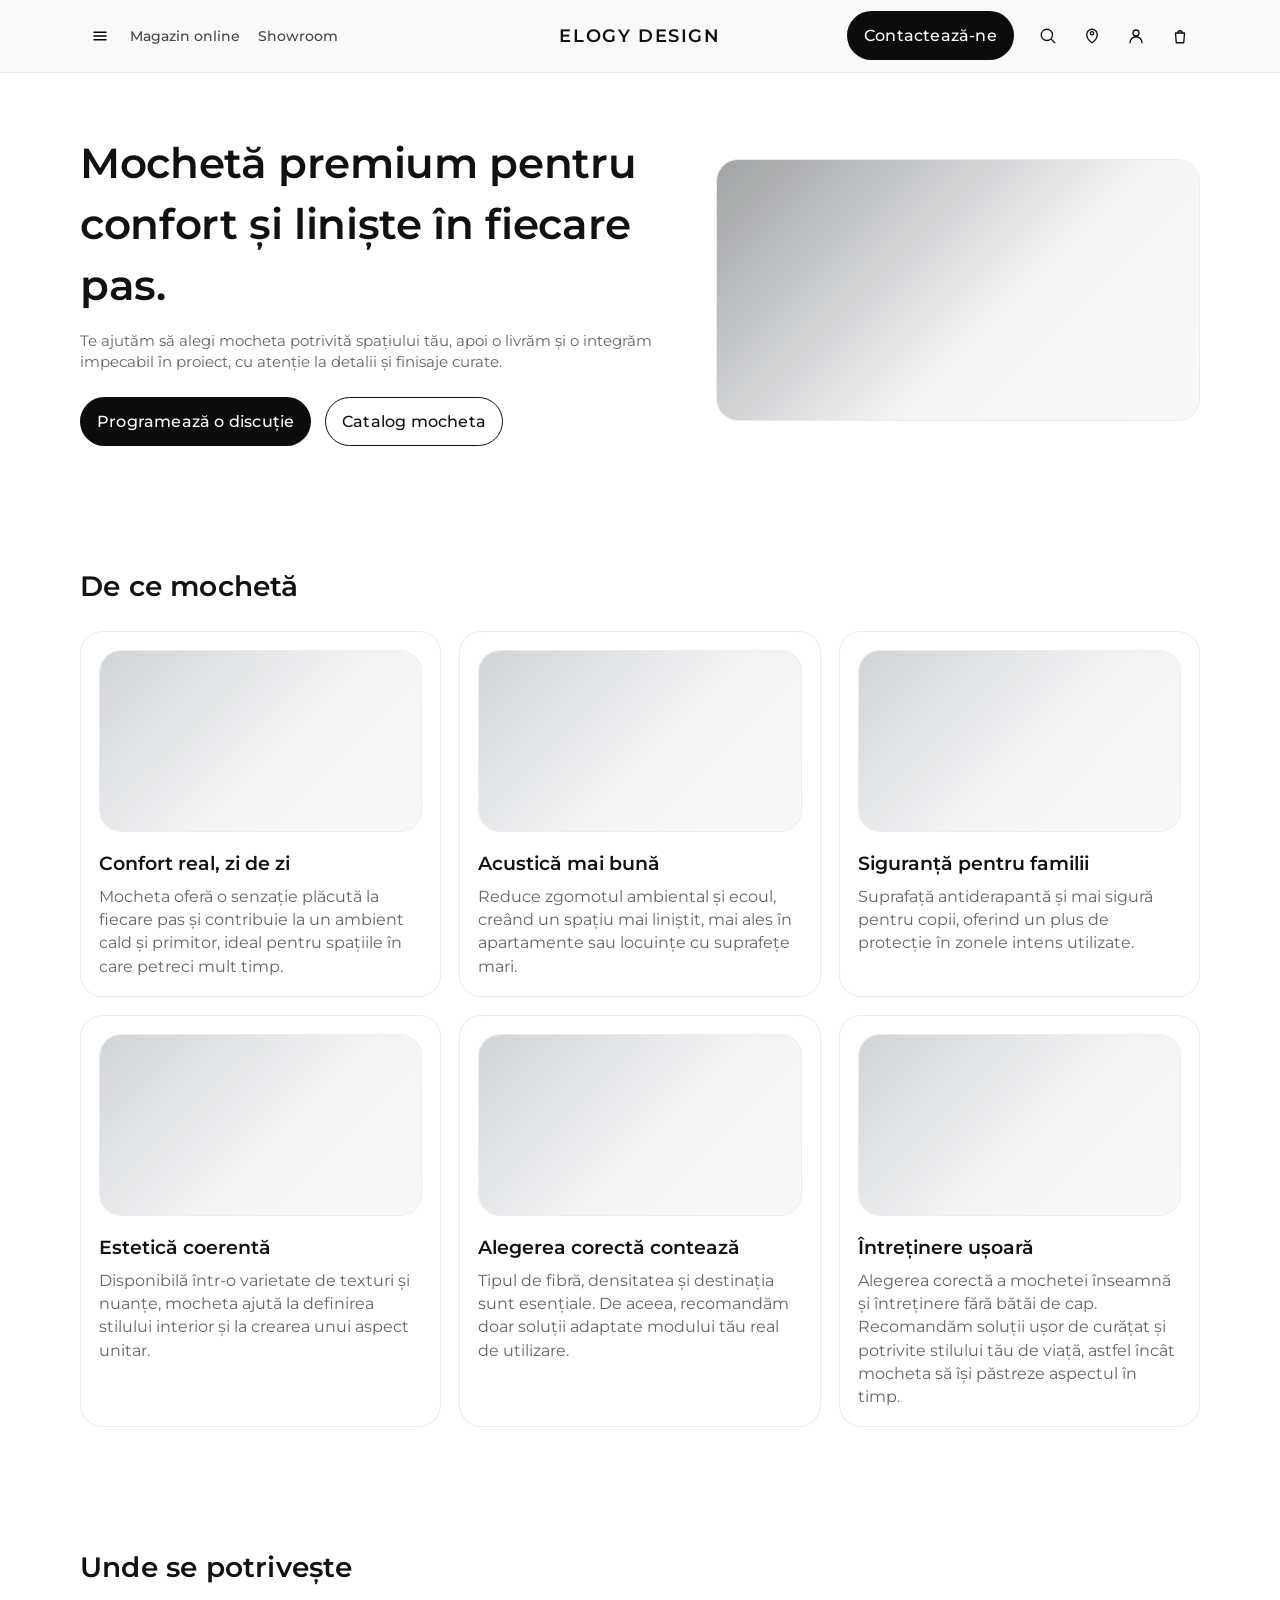
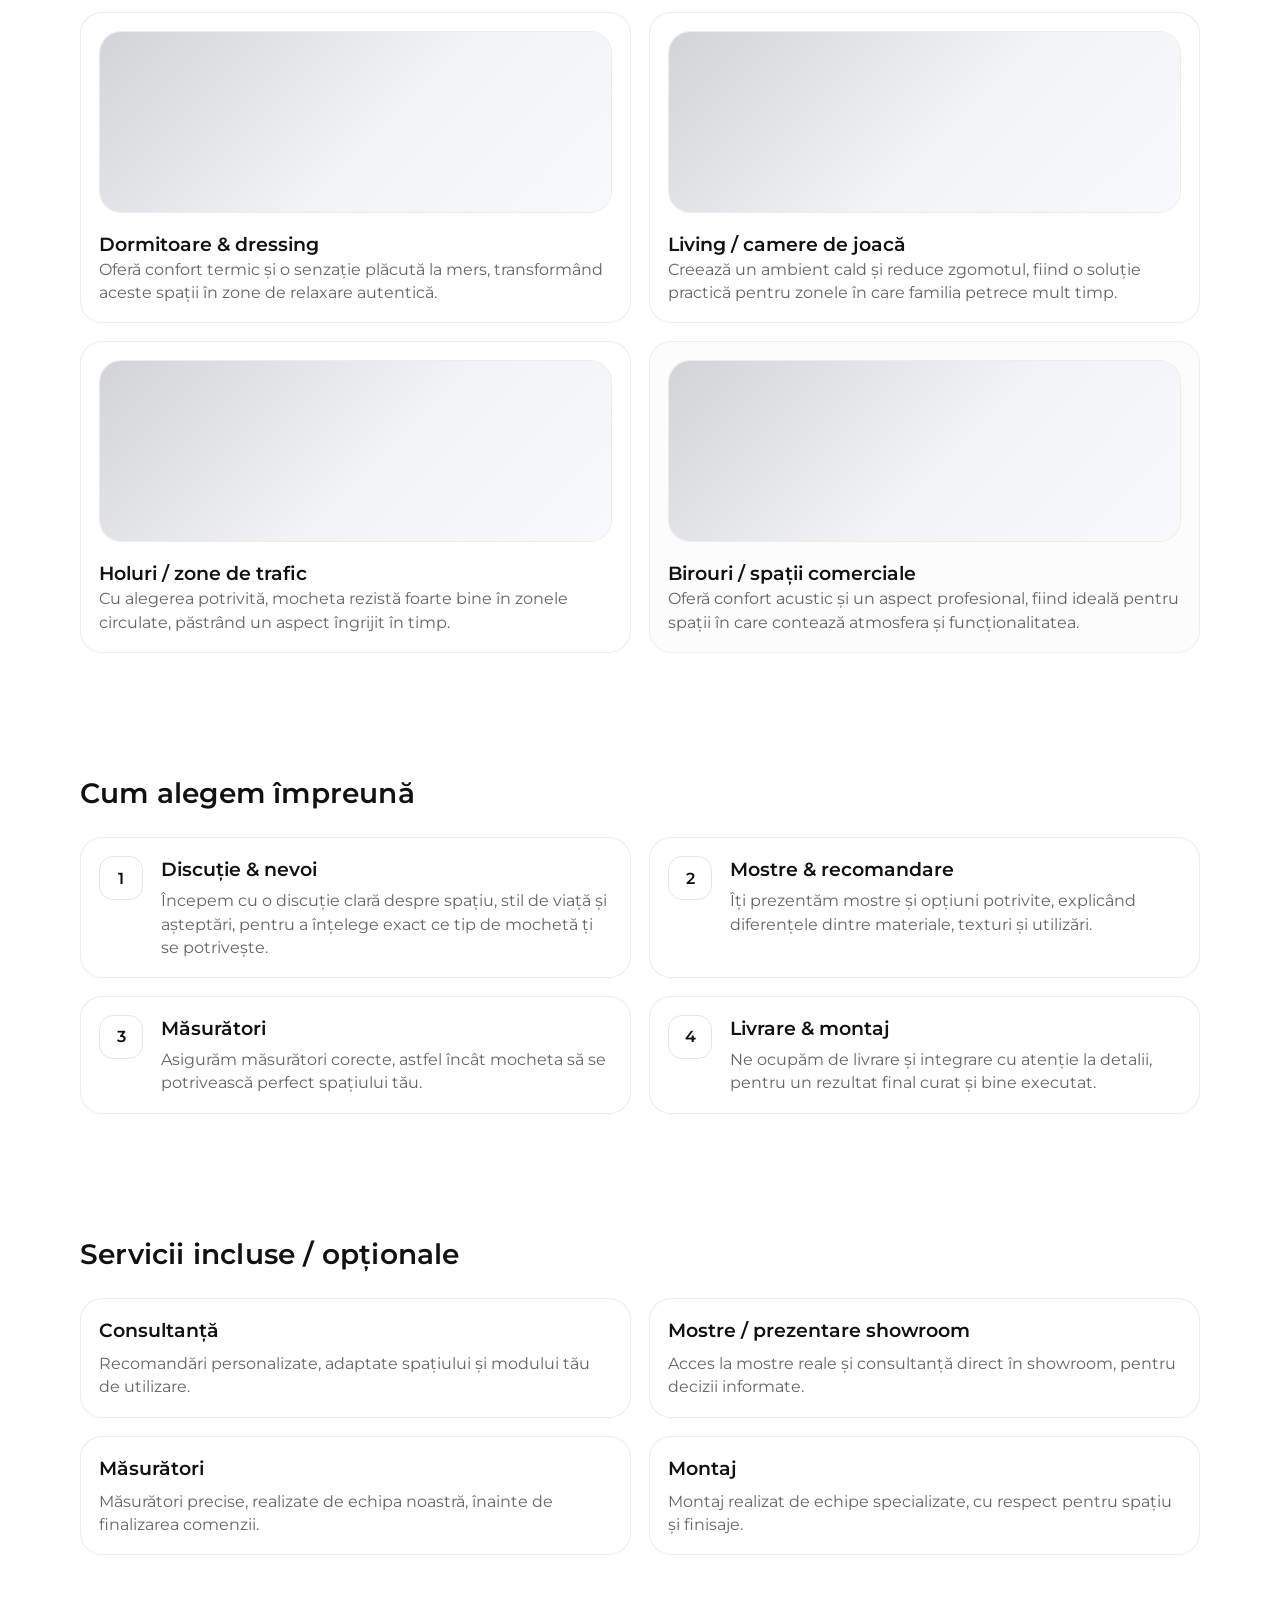
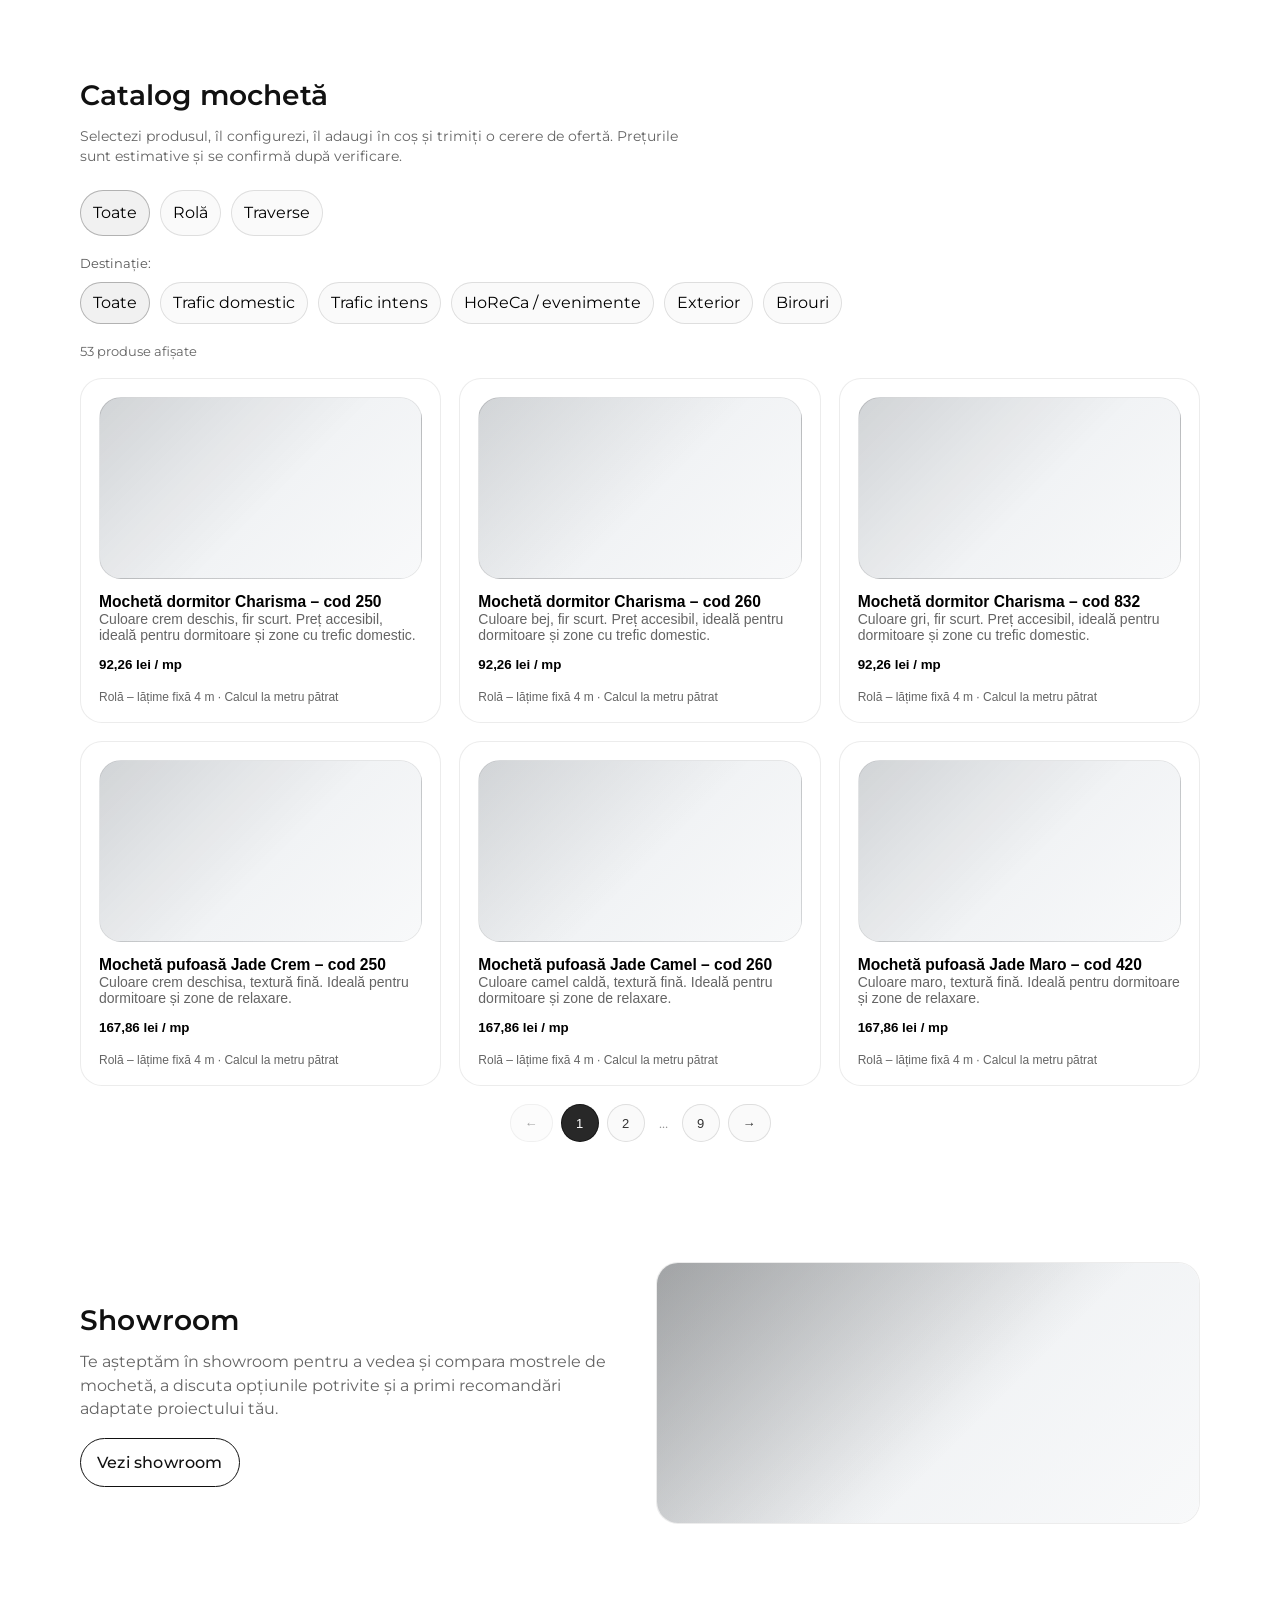
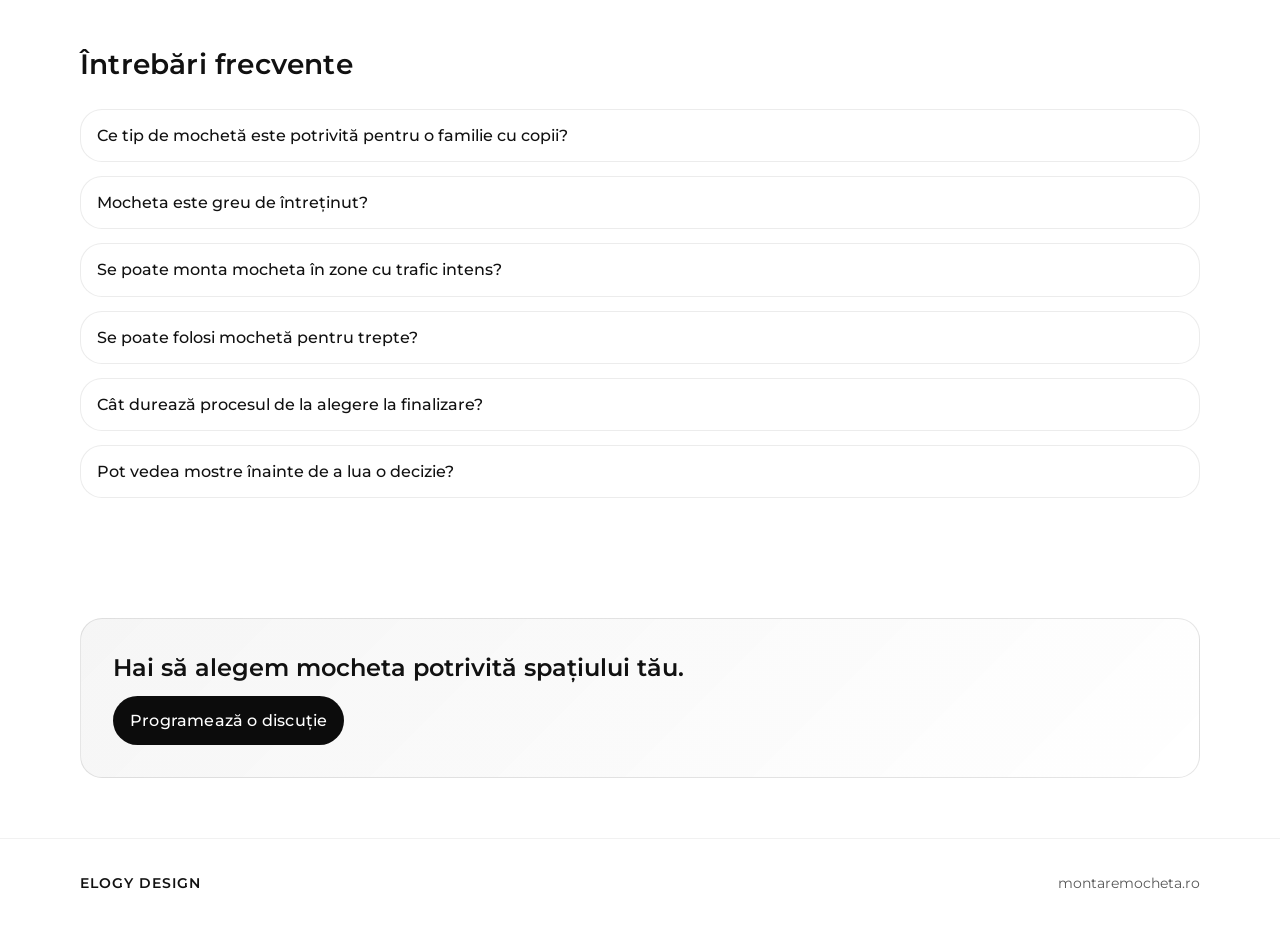
<file: mocheta.html>
<!doctype html>
<html lang="ro">

<head>
  <meta charset="utf-8" />
  <meta name="viewport" content="width=device-width, initial-scale=1" />
  <title>Mochetă | ELOGY Design</title>

  <!-- Font: identic cu homepage -->
  <link rel="preconnect" href="https://fonts.googleapis.com">
  <link rel="preconnect" href="https://fonts.gstatic.com" crossorigin>
  <link href="https://fonts.googleapis.com/css2?family=Montserrat:wght@400;500;600&display=swap" rel="stylesheet">

  <!-- CSS global (de pe homepage) -->
  <link rel="stylesheet" href="css/styles.css" />
  <!-- CSS specific paginii (minimal, fără să atingă stilul global) -->
  <link rel="stylesheet" href="css/mocheta.css" />
</head>

<body>
  <!-- =========================================================
       1) HEADER (identic cu homepage, fără modificări)
       ========================================================= -->
  <header class="header" role="banner">
    <div class="container header__inner">
      <div class="header__left">
        <button class="icon-btn header__hamburger" type="button" aria-label="Deschide meniul" aria-controls="siteDrawer"
          aria-expanded="false" data-drawer-open>
          <svg class="icon" aria-hidden="true" focusable="false">
            <use href="images/icons.svg#icon-menu"></use>
          </svg>
        </button>

        <nav class="header__quicklinks" aria-label="Navigație rapidă">
          <a class="header__link" href="magazin.html" aria-label="Magazin online">Magazin online</a>
          <a class="header__link" href="showroom.html" aria-label="Showroom">Showroom</a>
        </nav>
      </div>

      <div class="header__center">
        <a class="header__logo" href="index.html" aria-label="ELOGY DESIGN">
          ELOGY DESIGN
        </a>
      </div>

      <!-- Right -->
      <div class="header__right">
        <a class="btn btn--primary header__cta" href="contact.html" aria-label="Contactează-ne">Contactează-ne</a>

        <div class="header__icons" aria-label="Acțiuni rapide">

          <!-- Căutare (ex: pagină dedicată sau anchor) -->
          <a href="search.html" class="icon-btn" aria-label="Caută">
            <svg class="icon" aria-hidden="true" focusable="false">
              <use href="images/icons.svg#icon-search"></use>
            </svg>
          </a>

          <!-- Locație / Showroom -->
          <a href="showroom.html" class="icon-btn" aria-label="Locație">
            <svg class="icon" aria-hidden="true" focusable="false">
              <use href="images/icons.svg#icon-location"></use>
            </svg>
          </a>

          <!-- Cont (viitor) -->
          <a href="#" class="icon-btn" aria-label="Cont">
            <svg class="icon" aria-hidden="true" focusable="false">
              <use href="images/icons.svg#icon-user"></use>
            </svg>
          </a>

          <!-- Coș -->
          <a href="cos.html" class="icon-btn icon-btn--cart" aria-label="Coș" data-cart-link>
            <svg class="icon" aria-hidden="true" focusable="false">
              <use href="images/icons.svg#icon-bag"></use>
            </svg>
            <span class="cart-badge" data-cart-badge hidden>0</span>
          </a>


        </div>

      </div>
    </div>

    <!-- Drawer identic -->
    <aside class="drawer" id="siteDrawer" aria-hidden="true" data-drawer>
      <div class="drawer__backdrop" data-drawer-close aria-hidden="true"></div>

      <div class="drawer__panel" role="dialog" aria-modal="true" aria-label="Meniu">
        <div class="drawer__header">
          <span class="drawer__title">Meniu</span>
          <button class="icon-btn" type="button" aria-label="Închide meniul" data-drawer-close>
            <svg class="icon" aria-hidden="true" focusable="false">
              <use href="images/icons.svg#icon-close"></use>
            </svg>
          </button>
        </div>

        <nav class="drawer__nav" aria-label="Navigație principală">
          <a class="drawer__link" href="perdele.html">Perdele</a>
          <a class="drawer__link" href="draperii.html">Draperii</a>
          <a class="drawer__link" href="mocheta.html">Mochetă</a>
          <a class="drawer__link" href="montaj.html">Montaj</a>
          <a class="drawer__link" href="accesorii.html">Accesorii</a>
        </nav>
      </div>
    </aside>
  </header>

  <main id="main">
    <!-- =========================================================
         2) HERO secțiune Mochetă (obligatoriu)
         ========================================================= -->
    <section class="mocheta-hero section" aria-label="Mochetă - Introducere" data-animate>
      <div class="container mocheta-hero__inner">
        <div class="mocheta-hero__content">
          <h1 class="mocheta-hero__title">Mochetă premium pentru confort și liniște în fiecare pas.</h1>
          <p class="mocheta-hero__text">
            Te ajutăm să alegi mocheta potrivită spațiului tău, apoi o livrăm și o integrăm impecabil în proiect, cu
            atenție la
            detalii și finisaje curate.
          </p>

          <div class="mocheta-hero__actions">
            <a class="btn btn--primary" href="contact.html">Programează o discuție</a>
            <a class="btn btn--secondary" href="#catalog">Catalog mocheta</a>
          </div>
        </div>

        <!-- Placeholder vizual (gradient), pregătit să primească imagine + overlay -->
        <div class="mocheta-hero__media media media--gradient media--overlay" aria-hidden="true">
          <div class="media__surface"></div>
        </div>
      </div>
    </section>

    <!-- =========================================================
         3) De ce mochetă (obligatoriu) - 4–5 carduri beneficii
         ========================================================= -->
    <section class="benefits section" aria-label="De ce mochetă" data-animate>
      <div class="container">
        <div class="section__head">
          <h2 class="section__title">De ce mochetă</h2>
        </div>

        <div class="benefits__grid">
          <article class="benefit">
            <div class="benefit__media media media--gradient">
              <div class="media__surface"></div>
            </div>
            <h3 class="benefit__title">Confort real, zi de zi</h3>
            <p class="benefit__text">Mocheta oferă o senzație plăcută la fiecare pas și contribuie la un ambient cald
              și primitor, ideal pentru spațiile în care petreci mult timp.</p>
          </article>

          <article class="benefit">
            <div class="benefit__media media media--gradient">
              <div class="media__surface"></div>
            </div>
            <h3 class="benefit__title">Acustică mai bună</h3>
            <p class="benefit__text">Reduce zgomotul ambiental și ecoul, creând un spațiu mai liniștit, mai ales în
              apartamente sau locuințe cu suprafețe mari.</p>
          </article>

          <article class="benefit">
            <div class="benefit__media media media--gradient">
              <div class="media__surface"></div>
            </div>
            <h3 class="benefit__title">Siguranță pentru familii</h3>
            <p class="benefit__text">Suprafață antiderapantă și mai sigură pentru copii, oferind un plus de protecție în
              zonele intens utilizate.</p>
          </article>

          <article class="benefit">
            <div class="benefit__media media media--gradient">
              <div class="media__surface"></div>
            </div>
            <h3 class="benefit__title">Estetică coerentă</h3>
            <p class="benefit__text">Disponibilă într-o varietate de texturi și nuanțe, mocheta ajută la definirea
              stilului interior și la crearea unui
              aspect unitar.</p>
          </article>

          <article class="benefit">
            <div class="benefit__media media media--gradient">
              <div class="media__surface"></div>
            </div>
            <h3 class="benefit__title">Alegerea corectă contează</h3>
            <p class="benefit__text">Tipul de fibră, densitatea și destinația sunt esențiale. De aceea, recomandăm doar
              soluții adaptate modului tău real de
              utilizare.</p>
          </article>

          <article class="benefit">
            <div class="benefit__media media media--gradient">
              <div class="media__surface"></div>
            </div>
            <h3 class="benefit__title">Întreținere ușoară</h3>
            <p class="benefit__text">Alegerea corectă a mochetei înseamnă și întreținere fără bătăi de cap. Recomandăm
              soluții ușor de curățat și potrivite
              stilului tău de viață, astfel încât mocheta să își păstreze aspectul în timp.</p>
          </article>

        </div>
      </div>
    </section>

    <!-- =========================================================
         4) Unde se potrivește (obligatoriu)
         ========================================================= -->
    <section class="fit section" id="tipuridemocheta" aria-label="Unde se potrivește" data-animate>
      <div class="container">
        <div class="section__head">
          <h2 class="section__title">Unde se potrivește</h2>
        </div>

        <div class="fit__grid">
          <div class="fit-card">
            <div class="fit-card__media media media--gradient">
              <div class="media__surface"></div>
            </div>
            <h3 class="fit-card__title">Dormitoare &amp; dressing</h3>
            <p class="benefit__text">Oferă confort termic și o senzație plăcută la mers, transformând aceste spații în
              zone de relaxare autentică.</p>
          </div>

          <div class="fit-card">
            <div class="fit-card__media media media--gradient">
              <div class="media__surface"></div>
            </div>
            <h3 class="fit-card__title">Living / camere de joacă</h3>
            <p class="benefit__text">Creează un ambient cald și reduce zgomotul, fiind o soluție practică pentru zonele
              în care familia petrece mult timp.</p>
          </div>

          <div class="fit-card">
            <div class="fit-card__media media media--gradient">
              <div class="media__surface"></div>
            </div>
            <h3 class="fit-card__title">Holuri / zone de trafic</h3>
            <p class="benefit__text">Cu alegerea potrivită, mocheta rezistă foarte bine în zonele circulate, păstrând un
              aspect îngrijit în timp.</p>
          </div>

          <!-- opțional, prezentat discret -->
          <div class="fit-card fit-card--subtle">
            <div class="fit-card__media media media--gradient">
              <div class="media__surface"></div>
            </div>
            <h3 class="fit-card__title">Birouri / spații comerciale</h3>
            <p class="benefit__text">Oferă confort acustic și un aspect profesional, fiind ideală pentru spații în care
              contează atmosfera și
              funcționalitatea.</p>
          </div>
        </div>
      </div>
    </section>

    <!-- =========================================================
         5) Cum alegem împreună (obligatoriu) - proces în 4 pași
         ========================================================= -->
    <section class="choose section" aria-label="Cum alegem împreună" data-animate>
      <div class="container">
        <div class="section__head">
          <h2 class="section__title">Cum alegem împreună</h2>
        </div>

        <ol class="choose__grid">
          <li class="step">
            <div class="step__num">1</div>
            <div class="step__body">
              <h3 class="step__title">Discuție &amp; nevoi</h3>
              <p class="step__text">Începem cu o discuție clară despre spațiu, stil de viață și așteptări, pentru a
                înțelege exact ce tip de mochetă ți se
                potrivește.</p>
            </div>
          </li>

          <li class="step">
            <div class="step__num">2</div>
            <div class="step__body">
              <h3 class="step__title">Mostre &amp; recomandare</h3>
              <p class="step__text">Îți prezentăm mostre și opțiuni potrivite, explicând diferențele dintre materiale,
                texturi și utilizări.</p>
            </div>
          </li>

          <li class="step">
            <div class="step__num">3</div>
            <div class="step__body">
              <h3 class="step__title">Măsurători</h3>
              <p class="step__text">Asigurăm măsurători corecte, astfel încât mocheta să se potrivească perfect
                spațiului tău.</p>
            </div>
          </li>

          <li class="step">
            <div class="step__num">4</div>
            <div class="step__body">
              <h3 class="step__title">Livrare &amp; montaj</h3>
              <p class="step__text">Ne ocupăm de livrare și integrare cu atenție la detalii, pentru un rezultat final
                curat și bine executat.</p>
            </div>
          </li>
        </ol>
      </div>
    </section>

    <!-- =========================================================
         6) Servicii incluse / opționale (obligatoriu)
         ========================================================= -->
    <section class="included section" aria-label="Servicii incluse și opționale" data-animate>
      <div class="container">
        <div class="section__head">
          <h2 class="section__title">Servicii incluse / opționale</h2>
        </div>

        <div class="included__grid">
          <article class="included-card">
            <h3 class="included-card__title">Consultanță</h3>
            <p class="included-card__text">Recomandări personalizate, adaptate spațiului și modului tău de utilizare.
            </p>
          </article>

          <article class="included-card">
            <h3 class="included-card__title">Mostre / prezentare showroom</h3>
            <p class="included-card__text">Acces la mostre reale și consultanță direct în showroom, pentru decizii
              informate.</p>
          </article>

          <article class="included-card">
            <h3 class="included-card__title">Măsurători</h3>
            <p class="included-card__text">Măsurători precise, realizate de echipa noastră, înainte de finalizarea
              comenzii.</p>
          </article>

          <article class="included-card">
            <h3 class="included-card__title">Montaj</h3>
            <p class="included-card__text">Montaj realizat de echipe specializate, cu respect pentru spațiu și finisaje.
            </p>
          </article>
        </div>
      </div>
    </section>

    <!-- =========================================================
                         CATALOG MOCHEȚĂ (NOU) – integrat în pagină
                         - Tabs + filtru destinație + grid produse
                         - Configuratorul/drawer vine la pasul 3
                         ========================================================= -->
    <section class="catalog section" id="catalog" aria-label="Catalog mochetă" data-animate>
      <div class="container">
        <div class="section__head">
          <h2 class="section__title">Catalog mochetă</h2>
          <p class="catalog__intro">
            Selectezi produsul, îl configurezi, îl adaugi în coș și trimiți o cerere de ofertă. Prețurile sunt
            estimative și
            se confirmă după verificare.
          </p>
        </div>

        <!-- Tabs -->
        <div class="catalog-tabs" role="tablist" aria-label="Tip produs">
          <button class="catalog-tabs__btn is-active" type="button" role="tab" aria-selected="true"
            data-catalog-tab="all">
            Toate
          </button>
          <button class="catalog-tabs__btn" type="button" role="tab" aria-selected="false" data-catalog-tab="rola">
            Rolă
          </button>
          <button class="catalog-tabs__btn" type="button" role="tab" aria-selected="false" data-catalog-tab="traversa">
            Traverse
          </button>
        </div>

        <!-- Destination chips (single-select) -->
        <div class="catalog-filters" aria-label="Filtru destinație">
          <div class="catalog-filters__label">Destinație:</div>
          <div class="catalog-filters__chips" role="radiogroup" aria-label="Destinație">
            <button class="catalog-chip is-active" type="button" role="radio" aria-checked="true"
              data-catalog-destination="all">
              Toate
            </button>
            <button class="catalog-chip" type="button" role="radio" aria-checked="false"
              data-catalog-destination="domestic">
              Trafic domestic
            </button>
            <button class="catalog-chip" type="button" role="radio" aria-checked="false"
              data-catalog-destination="intens">
              Trafic intens
            </button>
            <button class="catalog-chip" type="button" role="radio" aria-checked="false"
              data-catalog-destination="horeca">
              HoReCa / evenimente
            </button>
            <button class="catalog-chip" type="button" role="radio" aria-checked="false"
              data-catalog-destination="exterior">
              Exterior
            </button>
            <button class="catalog-chip" type="button" role="radio" aria-checked="false"
              data-catalog-destination="birouri">
              Birouri
            </button>
          </div>
        </div>

        <!-- Results -->
        <p class="catalog__meta" data-catalog-meta></p>

        <div class="catalog__grid" data-catalog-grid></div>

        <div class="catalog__empty" data-catalog-empty hidden>
          <p class="catalog__empty-title">Nu există produse pentru selecția curentă.</p>
          <p class="catalog__empty-text">Încearcă „Toate” sau schimbă destinația.</p>
        </div>


        <noscript>
          <p class="catalog__noscript">
            Pentru a vedea catalogul și filtrele, activează JavaScript în browser.
          </p>
        </noscript>
      </div>
    </section>


    <!-- =========================================================
             7) Showroom (obligatoriu)
             ========================================================= -->
    <section class="showroom section" aria-label="Showroom" data-animate>
      <div class="container showroom__inner">
        <div class="showroom__content">
          <h2 class="section__title">Showroom</h2>
          <p class="showroom__text">Te așteptăm în showroom pentru a vedea și compara mostrele de mochetă, a discuta
            opțiunile potrivite și a primi
            recomandări adaptate proiectului tău.</p>
          <a class="btn btn--secondary" href="showroom.html">Vezi showroom</a>
        </div>

        <div class="showroom__media media media--gradient media--overlay" aria-hidden="true">
          <div class="media__surface"></div>
        </div>
      </div>
    </section>


    <!-- =========================================================
             8) FAQ (obligatoriu) - minim 4–5 întrebări
             - folosim <details> (fără JS), conținut placeholder
             ========================================================= -->
    <section class="faq section" aria-label="Întrebări frecvente" data-animate>
      <div class="container">
        <div class="section__head">
          <h2 class="section__title">Întrebări frecvente</h2>
        </div>

        <div class="faq__list">
          <details class="faq__item">
            <summary class="faq__q">Ce tip de mochetă este potrivită pentru o familie cu copii?</summary>
            <div class="faq__a">Recomandăm mochete rezistente, cu fibre ușor de întreținut și densitate ridicată, care
              oferă confort și siguranță.</div>
          </details>

          <details class="faq__item">
            <summary class="faq__q">Mocheta este greu de întreținut?</summary>
            <div class="faq__a">Nu, dacă este aleasă corect. Întreținerea regulată și curățarea potrivită tipului de
              fibră mențin aspectul în timp.</div>
          </details>

          <details class="faq__item">
            <summary class="faq__q">Se poate monta mocheta în zone cu trafic intens?</summary>
            <div class="faq__a">Da, există soluții special concepute pentru trafic intens, atât pentru locuințe, cât și
              pentru spații comerciale.</div>
          </details>

          <details class="faq__item">
            <summary class="faq__q">Se poate folosi mochetă pentru trepte?</summary>
            <div class="faq__a">Da, mocheta este o soluție foarte bună pentru trepte, oferind siguranță, confort și
              reducerea zgomotului. Alegem tipuri
              de mochetă potrivite pentru trafic intens și ne asigurăm că montajul este realizat corect, pentru un
              aspect uniform și
              durabil.
            </div>
          </details>

          <details class="faq__item">
            <summary class="faq__q">Cât durează procesul de la alegere la finalizare?</summary>
            <div class="faq__a">Durata depinde de tipul de mochetă ales și de complexitatea proiectului, dar toate
              etapele sunt stabilite clar de la
              început.</div>
          </details>

          <details class="faq__item">
            <summary class="faq__q">Pot vedea mostre înainte de a lua o decizie?</summary>
            <div class="faq__a">Da, îți punem la dispoziție mostre în showroom sau în cadrul unei întâlniri dedicate.
            </div>
          </details>
        </div>
      </div>
    </section>




    <!-- =========================================================
         9) CTA final (obligatoriu)
         ========================================================= -->
    <section class="final-cta section" aria-label="CTA final" data-animate>
      <div class="container final-cta__inner">
        <div class="final-cta__box">
          <h2 class="final-cta__title">Hai să alegem mocheta potrivită spațiului tău.</h2>
          <div class="final-cta__actions">
            <a class="btn btn--primary" href="contact.html">Programează o discuție</a>
          </div>
        </div>
      </div>
    </section>
  </main>

  <!-- =========================================================
       10) FOOTER (identic cu homepage, fără modificări)
       ========================================================= -->
  <footer class="footer" role="contentinfo">
    <div class="container footer__inner">
      <div class="footer__left">
        <span class="footer__brand">ELOGY DESIGN</span>
      </div>

      <div class="footer__right">
        <a class="footer__link" href="https://montaremocheta.ro" target="_blank" rel="noopener">
          montaremocheta.ro
        </a>
      </div>
    </div>
  </footer>

  <!-- =========================================================
     PRODUCT DRAWER (NOU) – Mochetă (scoped, fără conflict cu menu drawer)
     ========================================================= -->
  <div class="pdrawer" data-product-drawer hidden>
    <div class="pdrawer__backdrop" data-product-drawer-close aria-hidden="true"></div>

    <aside class="pdrawer__panel" role="dialog" aria-modal="true" aria-label="Configurare produs" tabindex="-1"
      data-product-drawer-panel>
      <header class="pdrawer__head">
        <div class="pdrawer__head-text">
          <p class="pdrawer__eyebrow" data-product-drawer-type></p>
          <h3 class="pdrawer__title" data-product-drawer-title>Produs</h3>
        </div>

        <button class="pdrawer__close" type="button" data-product-drawer-close aria-label="Închide">
          ✕
        </button>
      </header>

      <div class="pdrawer__body">
        <div class="pdrawer__media media media--gradient media--grad-1" aria-hidden="true">
          <div class="media__surface"></div>
        </div>

        <p class="pdrawer__desc" data-product-drawer-desc></p>

        <section class="pdrawer__section" aria-label="Configurare">
          <h4 class="pdrawer__section-title">Configurare</h4>
          <div class="pdrawer__fields" data-product-drawer-fields></div>
        </section>

        <section class="pdrawer__section" aria-label="Montaj">
          <h4 class="pdrawer__section-title">Montaj</h4>

          <label class="check">
            <input class="check__input" type="checkbox" data-product-montaj-toggle />
            <span class="check__box" aria-hidden="true"></span>
            <span class="check__label">
              Doresc montaj (estimare după vizionare și măsurători)
            </span>
          </label>

          <div class="pdrawer__montaj" data-product-montaj-fields hidden>
            <div class="field">
              <label class="field__label" for="montaj-suprafata">Tip suprafață</label>
              <select class="field__control" id="montaj-suprafata" data-product-montaj-surface>
                <option value="">Alege…</option>
                <option value="plan">Plan</option>
                <option value="scari">Scări</option>
                <option value="ambele">Ambele</option>
                <option value="nu-stiu">Nu știu</option>
              </select>
            </div>

            <div class="field">
              <label class="field__label" for="montaj-pardoseala">Tip pardoseală</label>
              <select class="field__control" id="montaj-pardoseala" data-product-montaj-floor>
                <option value="">Alege…</option>
                <option value="sapa">Șapă</option>
                <option value="gresie">Gresie</option>
                <option value="parchet">Parchet</option>
                <option value="dusumea">Dușumea</option>
                <option value="altul">Altul</option>
                <option value="nu-stiu">Nu știu</option>
              </select>
            </div>

            <div class="field">
              <label class="field__label" for="montaj-observatii">Observații (opțional)</label>
              <textarea class="field__control field__control--textarea" id="montaj-observatii" rows="3"
                data-product-montaj-notes></textarea>
            </div>
          </div>
        </section>
      </div>

      <footer class="pdrawer__foot">
        <div class="pdrawer__totals">
          <p class="pdrawer__price" data-product-drawer-price>—</p>
          <p class="pdrawer__sub" data-product-drawer-sub></p>
        </div>

        <button class="btn btn--primary pdrawer__cta" type="button" data-product-add-to-cart disabled>
          Adaugă în coș
        </button>

        <p class="pdrawer__note">
          Prețurile sunt estimative și se confirmă după verificare.
        </p>
      </footer>
    </aside>
  </div>


  <!-- JS  -->
  <script src="js/main.js" defer></script>
  <script src="js/utils/money.js" defer></script>
  <script src="js/data/mocheta.products.js" defer></script>
  <script src="js/catalog/mocheta.catalog.js" defer></script>
  <script src="js/drawer/mocheta.drawer.js" defer></script>
  <script src="js/store/storage.js" defer></script>
  <script src="js/store/cart.store.js" defer></script>
  <script src="js/cart/cart.badge.js" defer></script>



</body>

</html>
</file>
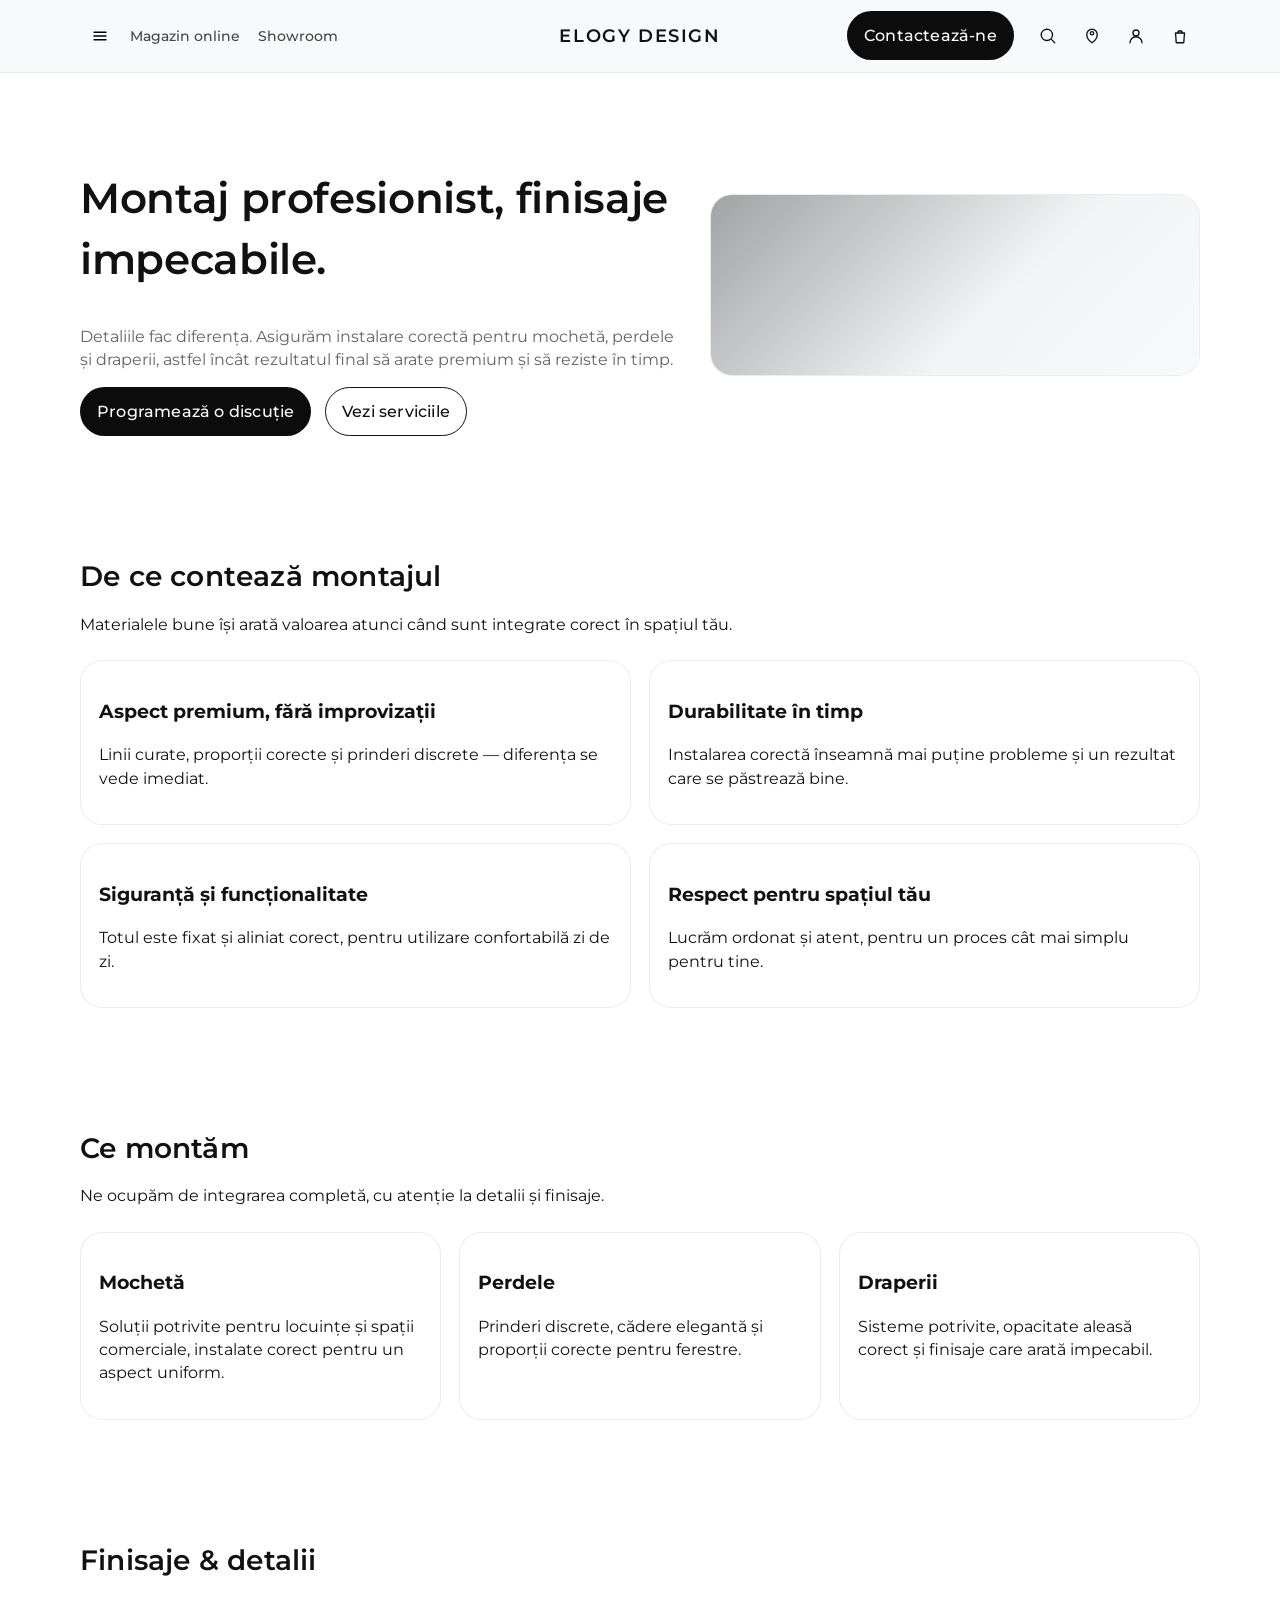
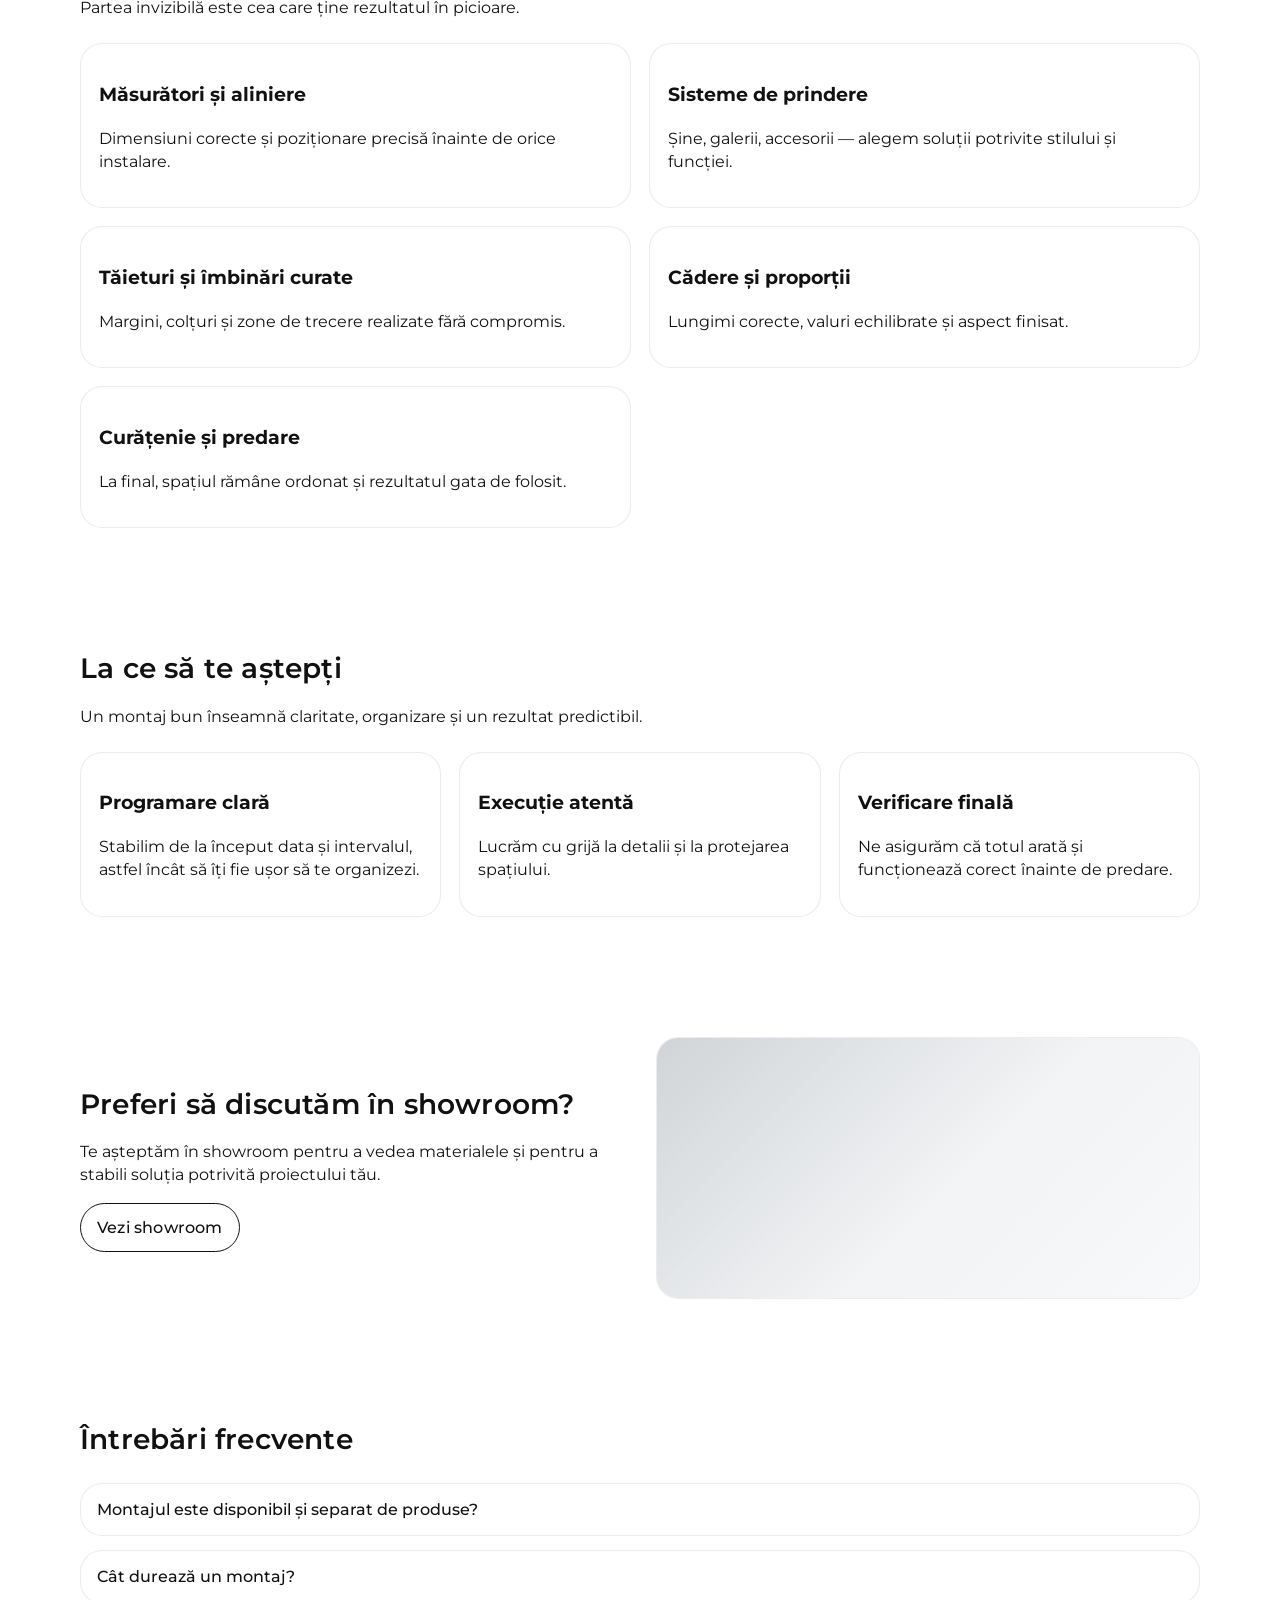
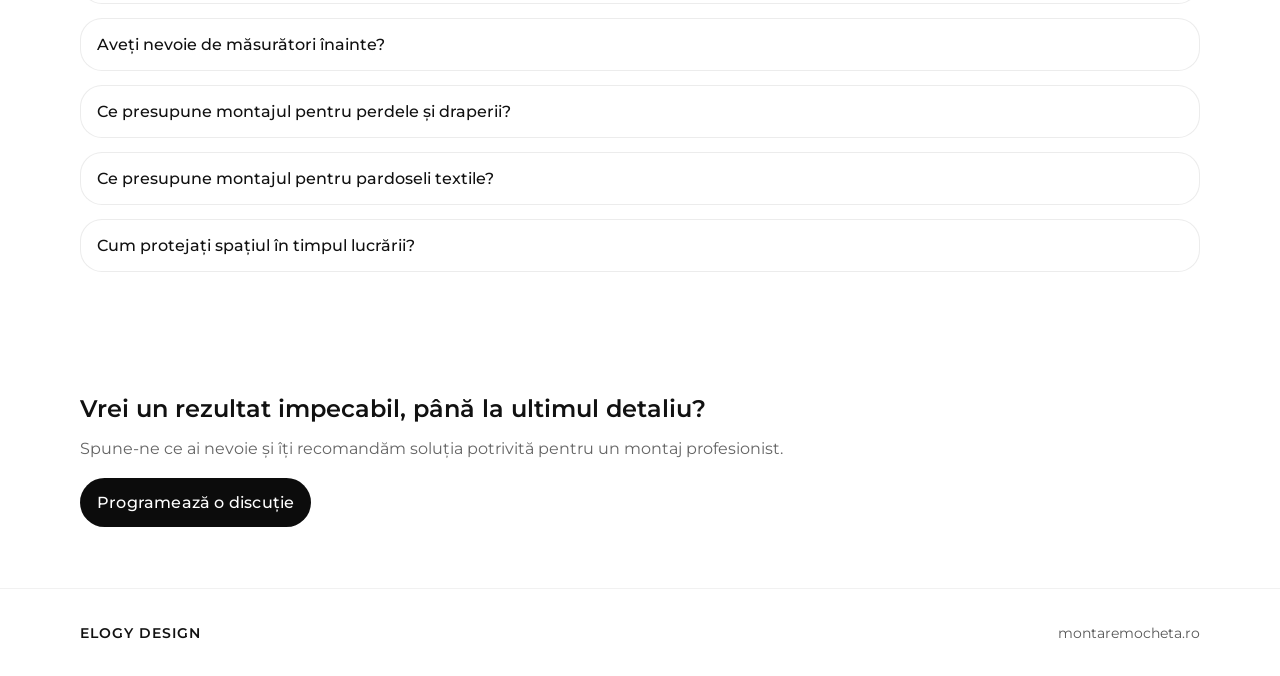
<file: montaj.html>
<!doctype html>
<html lang="ro">

<head>
    <meta charset="utf-8">
    <title>Montaj profesionist | ELOGY Design</title>
    <meta name="viewport" content="width=device-width, initial-scale=1">

    <!-- Font -->
    <link rel="preconnect" href="https://fonts.googleapis.com">
    <link rel="preconnect" href="https://fonts.gstatic.com" crossorigin>
    <link href="https://fonts.googleapis.com/css2?family=Montserrat:wght@400;500;600&display=swap" rel="stylesheet">

    <!-- CSS global -->
    <link rel="stylesheet" href="css/styles.css">
    <!-- CSS pagină Montaj -->
    <link rel="stylesheet" href="css/montaj.css">
</head>

<body>

    <!-- =========================================================
       HEADER (identic cu homepage)
       ========================================================= -->
    <header class="header" role="banner">
        <div class="container header__inner">
            <!-- Left -->
            <div class="header__left">
                <!-- Hamburger -->
                <button class="icon-btn header__hamburger" type="button" aria-label="Deschide meniul"
                    aria-controls="siteDrawer" aria-expanded="false" data-drawer-open>
                    <svg class="icon" aria-hidden="true" focusable="false">
                        <use href="images/icons.svg#icon-menu"></use>
                    </svg>
                </button>

                <!-- Visible left links -->
                <nav class="header__quicklinks" aria-label="Navigație rapidă">
                    <a class="header__link" href="magazin.html" aria-label="Magazin online">Magazin online</a>
                    <a class="header__link" href="showroom.html" aria-label="Showroom">Showroom</a>
                </nav>
            </div>

            <!-- Center logo -->
            <div class="header__center">
                <!-- Placeholder logo text; înlocuiești ulterior cu logo SVG/IMG -->
                <a class="header__logo" href="index.html" aria-label="ELOGY Design">
                    ELOGY DESIGN
                </a>
            </div>

            <!-- Right -->
            <div class="header__right">
                <a class="btn btn--primary header__cta" href="contact.html"
                    aria-label="Contactează-ne">Contactează-ne</a>

                <div class="header__icons" aria-label="Acțiuni rapide">

                    <!-- Căutare (ex: pagină dedicată sau anchor) -->
                    <a href="search.html" class="icon-btn" aria-label="Caută">
                        <svg class="icon" aria-hidden="true" focusable="false">
                            <use href="images/icons.svg#icon-search"></use>
                        </svg>
                    </a>

                    <!-- Locație / Showroom -->
                    <a href="showroom.html" class="icon-btn" aria-label="Locație">
                        <svg class="icon" aria-hidden="true" focusable="false">
                            <use href="images/icons.svg#icon-location"></use>
                        </svg>
                    </a>

                    <!-- Cont (viitor) -->
                    <a href="#" class="icon-btn" aria-label="Cont">
                        <svg class="icon" aria-hidden="true" focusable="false">
                            <use href="images/icons.svg#icon-user"></use>
                        </svg>
                    </a>

                    <!-- Coș -->
                    <a href="cos.html" class="icon-btn icon-btn--cart" aria-label="Coș" data-cart-link>
                        <svg class="icon" aria-hidden="true" focusable="false">
                            <use href="images/icons.svg#icon-bag"></use>
                        </svg>
                        <span class="cart-badge" data-cart-badge hidden>0</span>
                    </a>


                </div>

            </div>
        </div>

        <!-- Drawer / Mobile menu (hamburger) -->
        <!-- Conținut obligatoriu: Perdele & Draperii, Mochetă, Montaj, Accesorii -->
        <aside class="drawer" id="siteDrawer" aria-hidden="true" data-drawer>
            <div class="drawer__backdrop" data-drawer-close aria-hidden="true"></div>

            <div class="drawer__panel" role="dialog" aria-modal="true" aria-label="Meniu">
                <div class="drawer__header">
                    <span class="drawer__title">Meniu</span>
                    <button class="icon-btn" type="button" aria-label="Închide meniul" data-drawer-close>
                        <svg class="icon" aria-hidden="true" focusable="false">
                            <use href="images/icons.svg#icon-close"></use>
                        </svg>
                    </button>
                </div>

                <nav class="drawer__nav" aria-label="Navigație principală">
                    <a class="drawer__link" href="perdele.html">Perdele</a>
                    <a class="drawer__link" href="draperii.html">Draperii</a>
                    <a class="drawer__link" href="mocheta.html">Mochetă</a>
                    <a class="drawer__link" href="montaj.html">Montaj</a>
                    <a class="drawer__link" href="accesorii.html">Accesorii</a>
                </nav>
            </div>
        </aside>
    </header>

    <main>

        <!-- =========================================================
         HERO – Montaj
         ========================================================= -->
        <section class="montaj-hero section" data-animate>
            <div class="container montaj-hero__inner">
                <div class="montaj-hero__content">
                    <h1 class="montaj-hero__title">Montaj profesionist, finisaje impecabile.</h1>
                    <p class="montaj-hero__text">
                        Detaliile fac diferența. Asigurăm instalare corectă pentru mochetă, perdele și draperii,
                        astfel încât rezultatul final să arate premium și să reziste în timp.
                    </p>

                    <div class="montaj-hero__actions">
                        <a href="contact.html" class="btn btn--primary">Programează o discuție</a>
                        <a href="#servicii" class="btn btn--secondary">Vezi serviciile</a>
                    </div>
                </div>

                <div class="montaj-hero__media media media--gradient media--overlay" aria-hidden="true">
                    <div class="media__surface"></div>
                </div>
            </div>
        </section>

        <!-- =========================================================
         De ce contează montajul
         ========================================================= -->
        <section class="montaj-reasons section" data-animate>
            <div class="container">
                <div class="section__head">
                    <h2 class="section__title">De ce contează montajul</h2>
                    <p class="section__subtitle">
                        Materialele bune își arată valoarea atunci când sunt integrate corect în spațiul tău.
                    </p>
                </div>

                <div class="montaj-reasons__grid">
                    <article class="reason-card">
                        <h3 class="reason-card__title">Aspect premium, fără improvizații</h3>
                        <p class="reason-card__text">
                            Linii curate, proporții corecte și prinderi discrete — diferența se vede imediat.
                        </p>
                    </article>

                    <article class="reason-card">
                        <h3 class="reason-card__title">Durabilitate în timp</h3>
                        <p class="reason-card__text">
                            Instalarea corectă înseamnă mai puține probleme și un rezultat care se păstrează bine.
                        </p>
                    </article>

                    <article class="reason-card">
                        <h3 class="reason-card__title">Siguranță și funcționalitate</h3>
                        <p class="reason-card__text">
                            Totul este fixat și aliniat corect, pentru utilizare confortabilă zi de zi.
                        </p>
                    </article>

                    <article class="reason-card">
                        <h3 class="reason-card__title">Respect pentru spațiul tău</h3>
                        <p class="reason-card__text">
                            Lucrăm ordonat și atent, pentru un proces cât mai simplu pentru tine.
                        </p>
                    </article>
                </div>
            </div>
        </section>

        <!-- =========================================================
         Ce montăm
         ========================================================= -->
        <section class="montaj-what section" id="servicii" data-animate>
            <div class="container">
                <div class="section__head">
                    <h2 class="section__title">Ce montăm</h2>
                    <p class="section__subtitle">
                        Ne ocupăm de integrarea completă, cu atenție la detalii și finisaje.
                    </p>
                </div>

                <div class="montaj-what__grid">
                    <article class="what-card">
                        <h3 class="what-card__title">Mochetă</h3>
                        <p class="what-card__text">
                            Soluții potrivite pentru locuințe și spații comerciale, instalate corect pentru un aspect
                            uniform.
                        </p>
                    </article>

                    <article class="what-card">
                        <h3 class="what-card__title">Perdele</h3>
                        <p class="what-card__text">
                            Prinderi discrete, cădere elegantă și proporții corecte pentru ferestre.
                        </p>
                    </article>

                    <article class="what-card">
                        <h3 class="what-card__title">Draperii</h3>
                        <p class="what-card__text">
                            Sisteme potrivite, opacitate aleasă corect și finisaje care arată impecabil.
                        </p>
                    </article>
                </div>
            </div>
        </section>

        <!-- =========================================================
         Finisaje & detalii
         ========================================================= -->
        <section class="montaj-details section" data-animate>
            <div class="container">
                <div class="section__head">
                    <h2 class="section__title">Finisaje &amp; detalii</h2>
                    <p class="section__subtitle">
                        Partea invizibilă este cea care ține rezultatul în picioare.
                    </p>
                </div>

                <div class="montaj-details__grid">
                    <article class="detail-card">
                        <h3>Măsurători și aliniere</h3>
                        <p>Dimensiuni corecte și poziționare precisă înainte de orice instalare.</p>
                    </article>

                    <article class="detail-card">
                        <h3>Sisteme de prindere</h3>
                        <p>Șine, galerii, accesorii — alegem soluții potrivite stilului și funcției.</p>
                    </article>

                    <article class="detail-card">
                        <h3>Tăieturi și îmbinări curate</h3>
                        <p>Margini, colțuri și zone de trecere realizate fără compromis.</p>
                    </article>

                    <article class="detail-card">
                        <h3>Cădere și proporții</h3>
                        <p>Lungimi corecte, valuri echilibrate și aspect finisat.</p>
                    </article>

                    <article class="detail-card">
                        <h3>Curățenie și predare</h3>
                        <p>La final, spațiul rămâne ordonat și rezultatul gata de folosit.</p>
                    </article>
                </div>
            </div>
        </section>

        <!-- =========================================================
         La ce să te aștepți
         ========================================================= -->
        <section class="montaj-expect section" data-animate>
            <div class="container">
                <div class="section__head">
                    <h2 class="section__title">La ce să te aștepți</h2>
                    <p class="section__subtitle">
                        Un montaj bun înseamnă claritate, organizare și un rezultat predictibil.
                    </p>
                </div>

                <div class="montaj-expect__grid">
                    <article class="expect-card">
                        <h3>Programare clară</h3>
                        <p>Stabilim de la început data și intervalul, astfel încât să îți fie ușor să te organizezi.</p>
                    </article>

                    <article class="expect-card">
                        <h3>Execuție atentă</h3>
                        <p>Lucrăm cu grijă la detalii și la protejarea spațiului.</p>
                    </article>

                    <article class="expect-card">
                        <h3>Verificare finală</h3>
                        <p>Ne asigurăm că totul arată și funcționează corect înainte de predare.</p>
                    </article>
                </div>
            </div>
        </section>

        <!-- =========================================================
         Showroom
         ========================================================= -->
        <section class="showroom section" data-animate>
            <div class="container showroom__inner">
                <div class="showroom__content">
                    <h2 class="section__title">Preferi să discutăm în showroom?</h2>
                    <p>
                        Te așteptăm în showroom pentru a vedea materialele și pentru a stabili soluția potrivită
                        proiectului tău.
                    </p>
                    <a href="showroom.html" class="btn btn--secondary">Vezi showroom</a>
                </div>

                <div class="showroom__media media media--gradient" aria-hidden="true">
                    <div class="media__surface"></div>
                </div>
            </div>
        </section>

        <!-- =========================================================
         FAQ – Montaj
         ========================================================= -->
        <section class="faq section" data-animate>
            <div class="container">
                <div class="section__head">
                    <h2 class="section__title">Întrebări frecvente</h2>
                </div>

                <div class="faq__list">
                    <details class="faq__item">
                        <summary class="faq__q">Montajul este disponibil și separat de produse?</summary>
                        <div class="faq__a">
                            În unele cazuri, da. Cel mai bine este să discutăm proiectul pentru a confirma
                            compatibilitatea și condițiile.
                        </div>
                    </details>

                    <details class="faq__item">
                        <summary class="faq__q">Cât durează un montaj?</summary>
                        <div class="faq__a">
                            Depinde de suprafață și complexitate. Stabilim estimarea după ce înțelegem proiectul și
                            măsurătorile.
                        </div>
                    </details>

                    <details class="faq__item">
                        <summary class="faq__q">Aveți nevoie de măsurători înainte?</summary>
                        <div class="faq__a">
                            Da, măsurătorile corecte ajută la un rezultat impecabil. Le putem face noi sau putem valida
                            informațiile existente.
                        </div>
                    </details>

                    <details class="faq__item">
                        <summary class="faq__q">Ce presupune montajul pentru perdele și draperii?</summary>
                        <div class="faq__a">
                            Alegerea sistemului potrivit, poziționare corectă, prinderi discrete și verificarea căderii
                            și a proporțiilor.
                        </div>
                    </details>

                    <details class="faq__item">
                        <summary class="faq__q">Ce presupune montajul pentru pardoseli textile?</summary>
                        <div class="faq__a">
                            Pregătirea corectă a suprafeței, instalare uniformă și finisaje curate în zonele de trecere.
                        </div>
                    </details>

                    <details class="faq__item">
                        <summary class="faq__q">Cum protejați spațiul în timpul lucrării?</summary>
                        <div class="faq__a">
                            Lucrăm ordonat, protejăm zonele sensibile și lăsăm spațiul curat la final.
                        </div>
                    </details>
                </div>
            </div>
        </section>

        <!-- =========================================================
         CTA FINAL
         ========================================================= -->
        <section class="final-cta section" data-animate>
            <div class="container final-cta__inner">
                <h2 class="final-cta__title">Vrei un rezultat impecabil, până la ultimul detaliu?</h2>
                <p class="final-cta__text">
                    Spune-ne ce ai nevoie și îți recomandăm soluția potrivită pentru un montaj profesionist.
                </p>
                <a href="contact.html" class="btn btn--primary">Programează o discuție</a>
            </div>
        </section>

    </main>

    <!-- =========================================================
       FOOTER (identic cu homepage)
       ========================================================= -->
    <footer class="footer" role="contentinfo">
        <div class="container footer__inner">
            <div class="footer__left">
                <span class="footer__brand">ELOGY DESIGN</span>
            </div>

            <div class="footer__right">
                <a class="footer__link" href="https://montaremocheta.ro" target="_blank" rel="noopener">
                    montaremocheta.ro
                </a>
            </div>
        </div>
    </footer>

    <script src="js/main.js" defer></script>
    <script src="js/store/storage.js" defer></script>
    <script src="js/store/cart.store.js" defer></script>
    <script src="js/cart/cart.badge.js" defer></script>
</body>

</html>
</file>
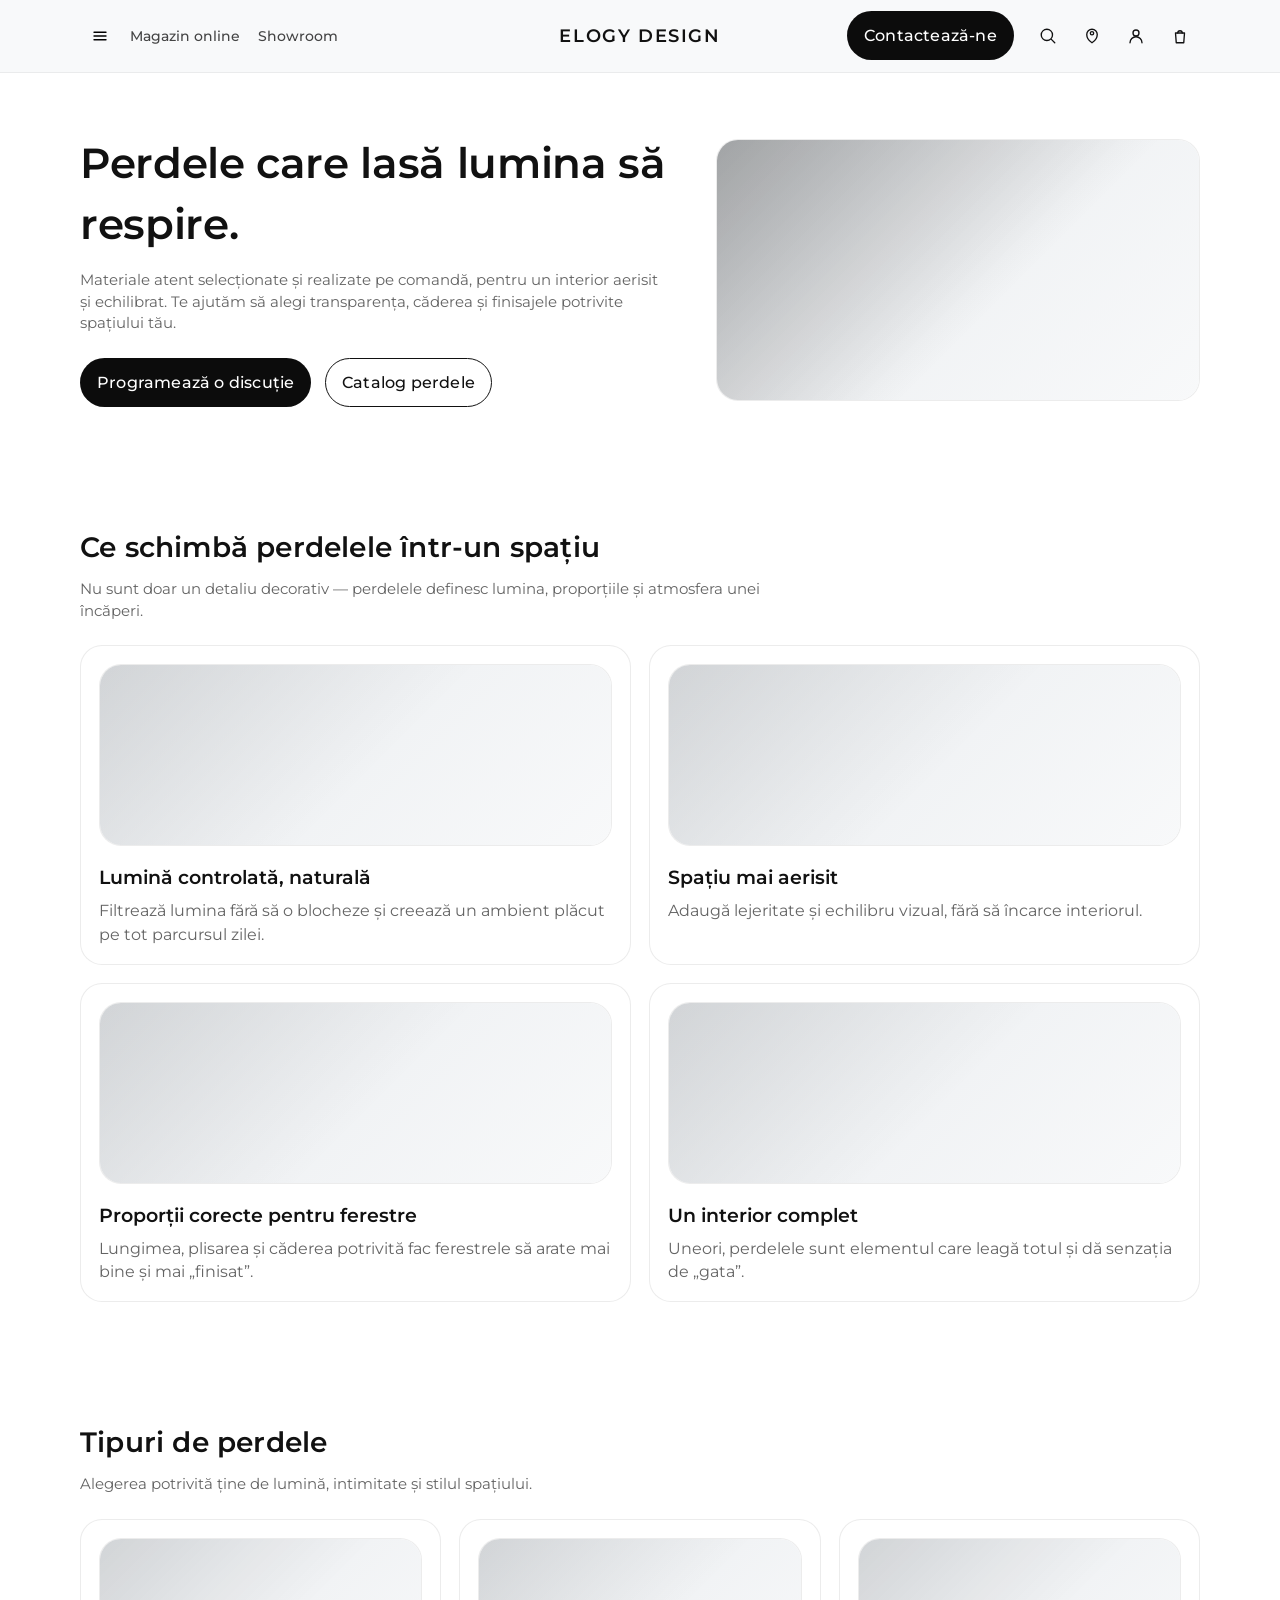
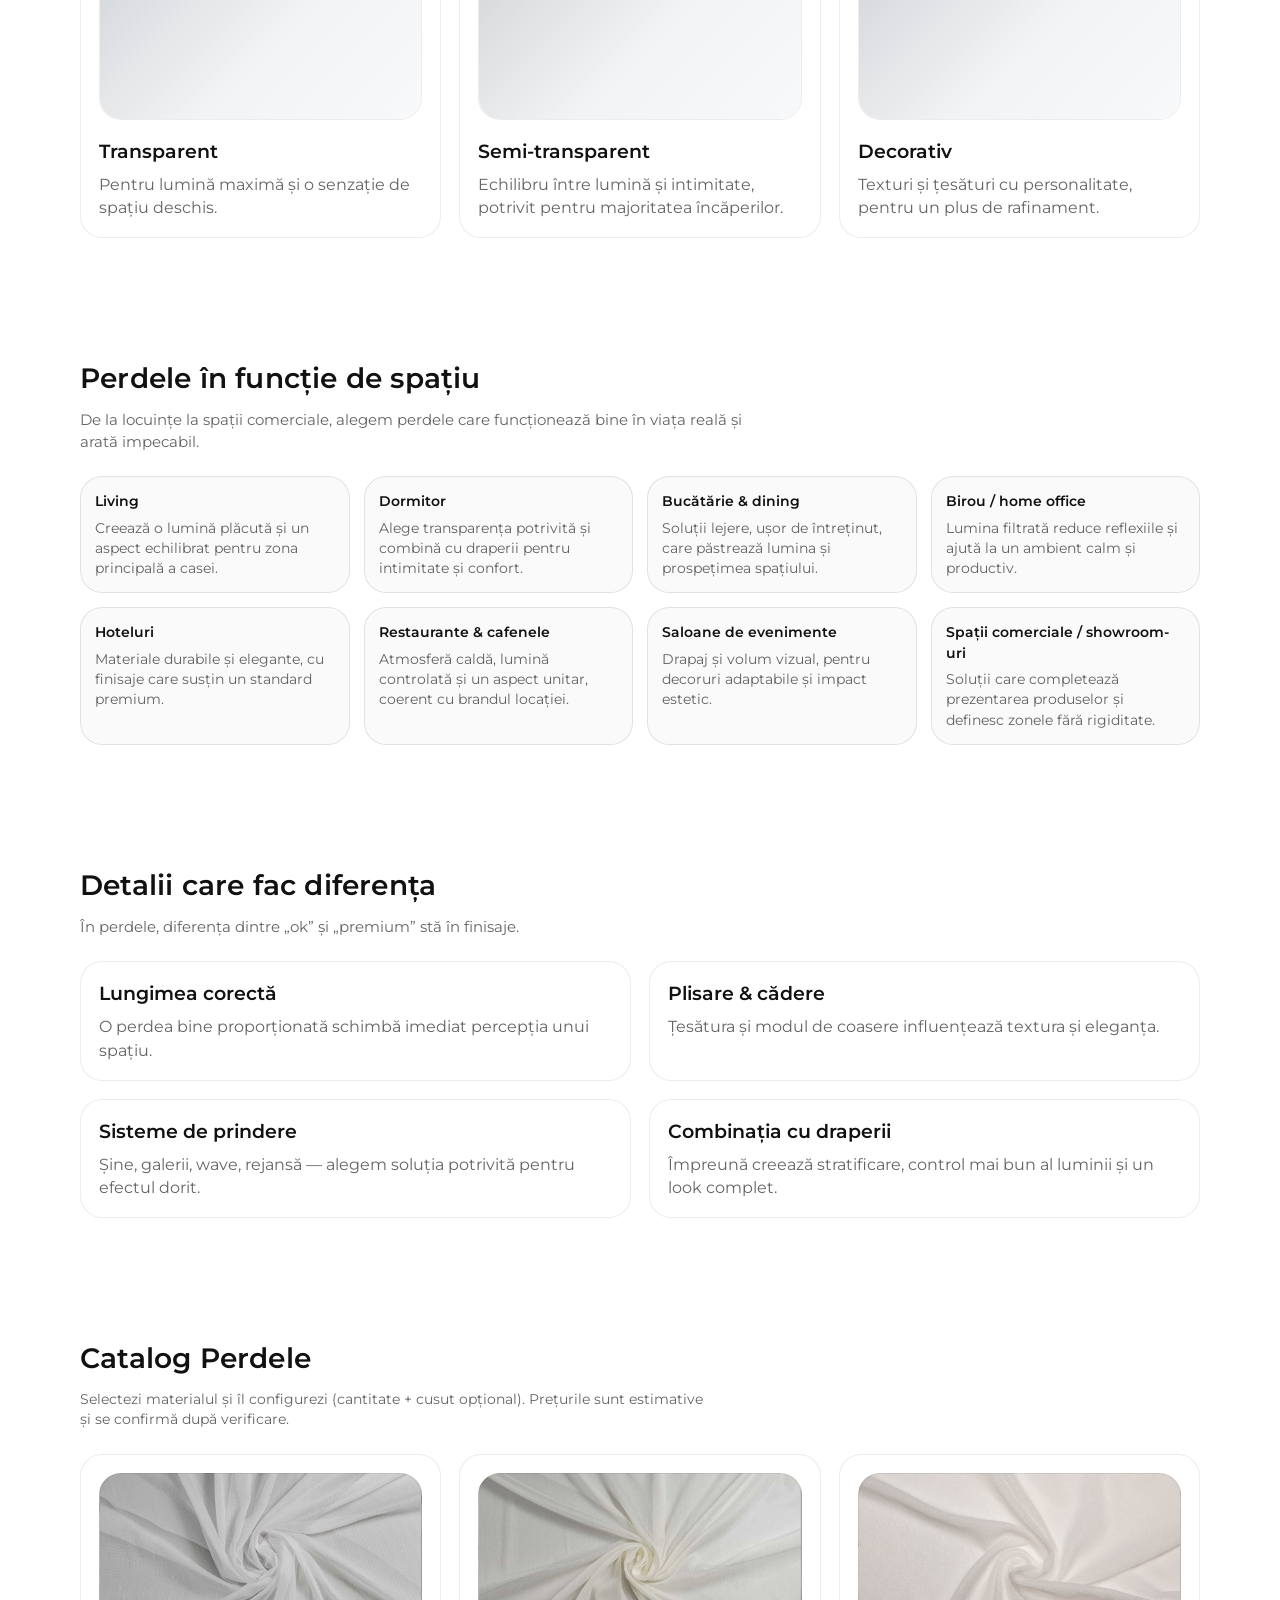
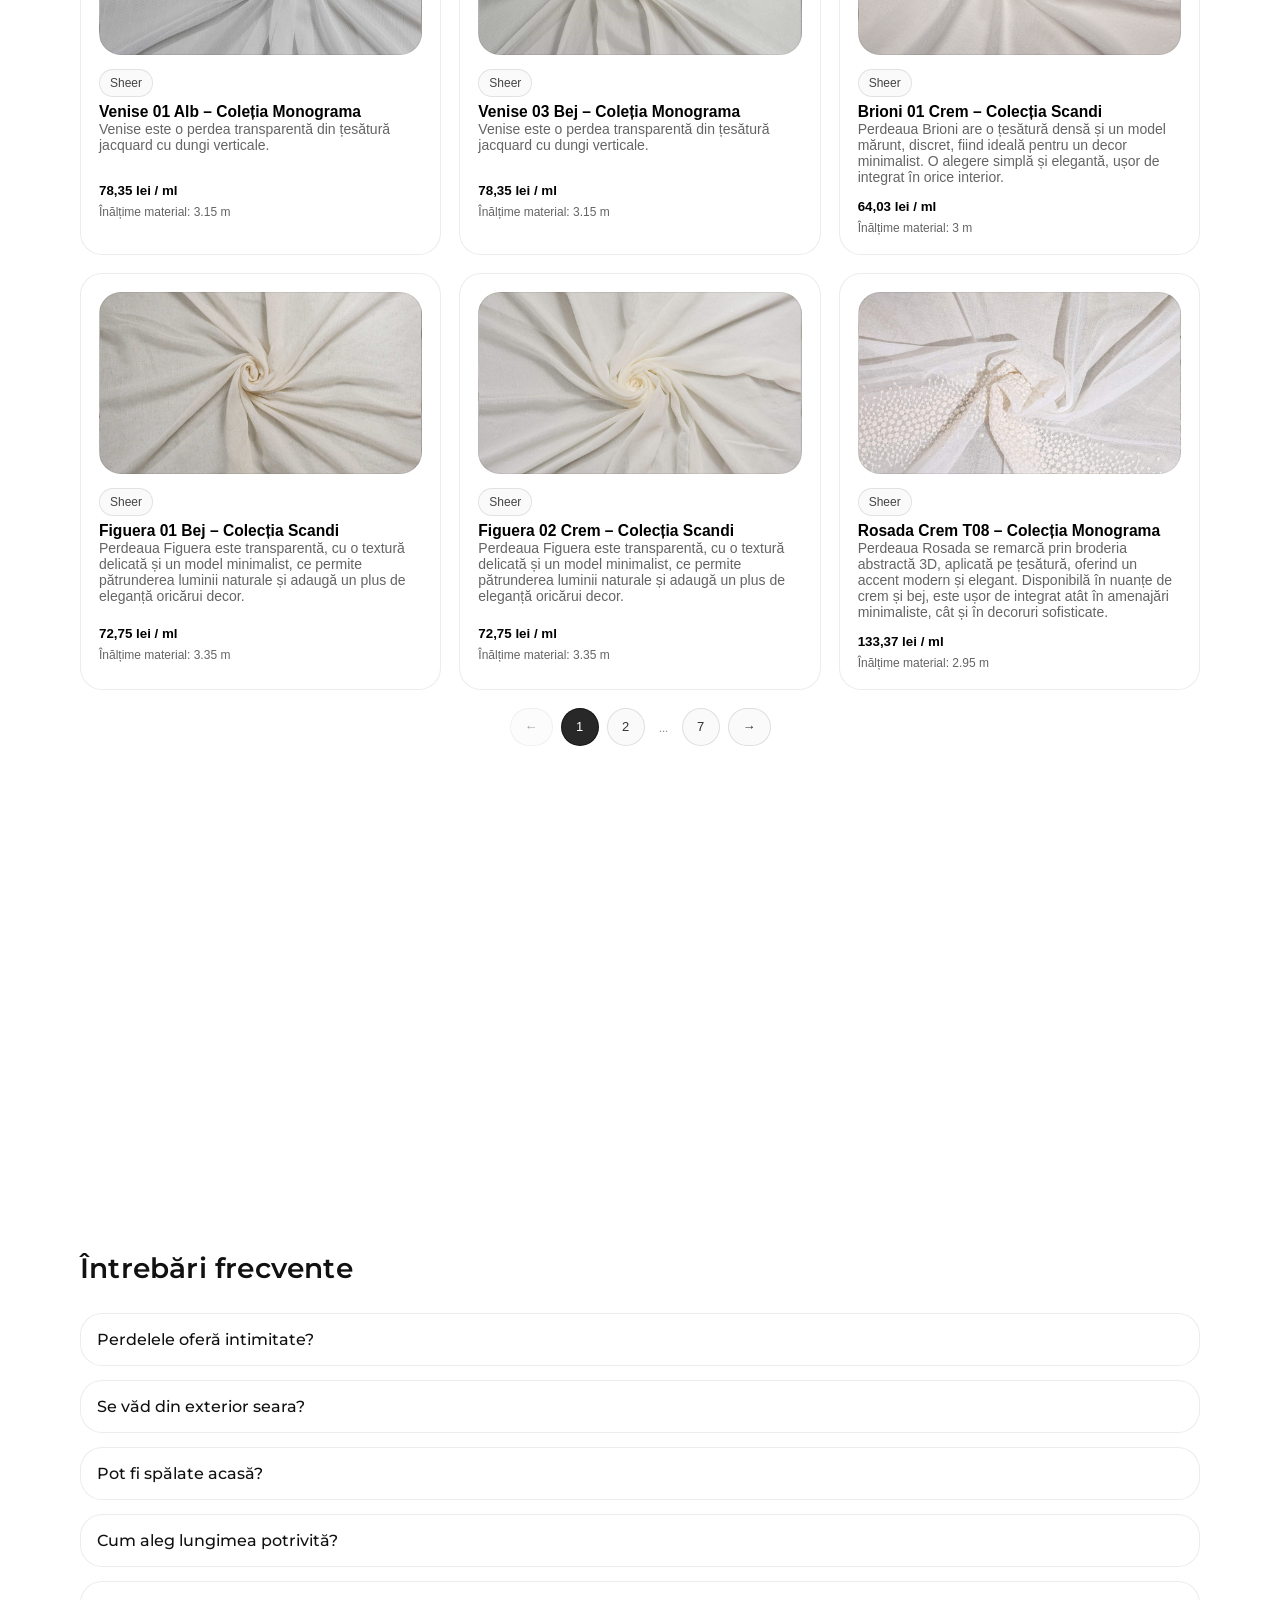
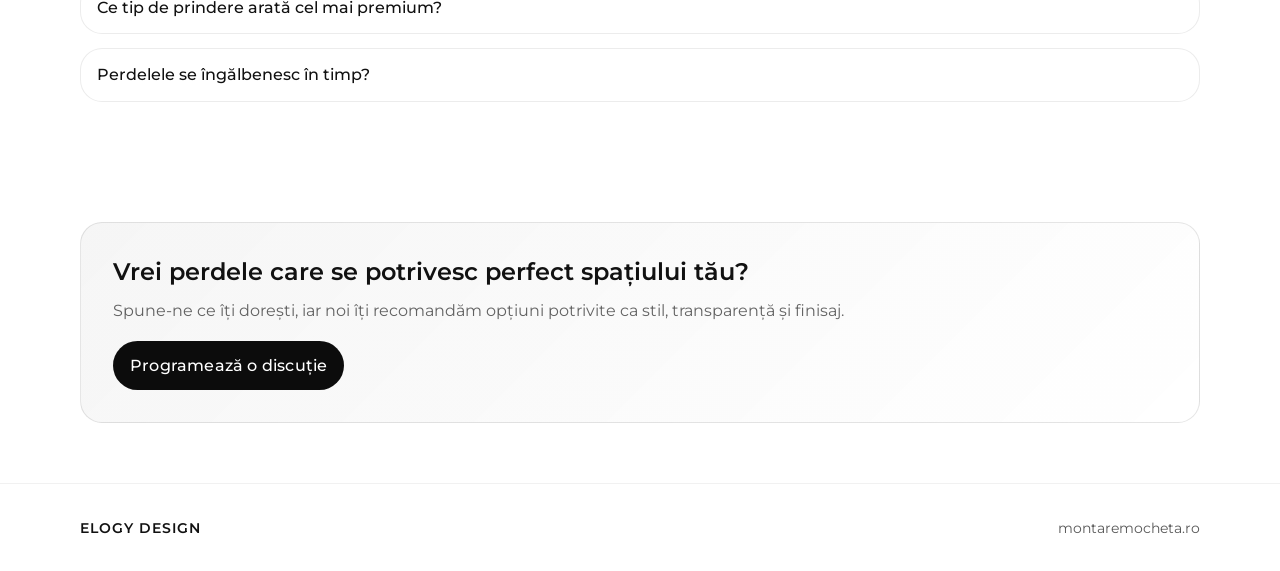
<file: perdele.html>
<!doctype html>
<html lang="ro">

<head>
    <meta charset="utf-8" />
    <meta name="viewport" content="width=device-width, initial-scale=1" />
    <title>Perdele | ELOGY Design</title>

    <!-- Font: identic cu homepage -->
    <link rel="preconnect" href="https://fonts.googleapis.com">
    <link rel="preconnect" href="https://fonts.gstatic.com" crossorigin>
    <link href="https://fonts.googleapis.com/css2?family=Montserrat:wght@400;500;600&display=swap" rel="stylesheet">

    <!-- CSS global (de pe homepage) -->
    <link rel="stylesheet" href="css/styles.css" />
    <!-- CSS specific paginii Perdele (doar clase noi) -->
    <link rel="stylesheet" href="css/perdele.css" />
</head>

<body>
    <!-- =========================================================
       1) HEADER (identic cu homepage, fără modificări)
       ========================================================= -->
    <header class="header" role="banner">
        <div class="container header__inner">
            <div class="header__left">
                <button class="icon-btn header__hamburger" type="button" aria-label="Deschide meniul"
                    aria-controls="siteDrawer" aria-expanded="false" data-drawer-open>
                    <svg class="icon" aria-hidden="true" focusable="false">
                        <use href="images/icons.svg#icon-menu"></use>
                    </svg>
                </button>

                <nav class="header__quicklinks" aria-label="Navigație rapidă">
                    <a class="header__link" href="magazin.html" aria-label="Magazin online">Magazin online</a>
                    <a class="header__link" href="showroom.html" aria-label="Showroom">Showroom</a>
                </nav>
            </div>

            <div class="header__center">
                <a class="header__logo" href="index.html" aria-label="ELOGY Design">
                    ELOGY DESIGN
                </a>
            </div>

            <!-- Right -->
            <div class="header__right">
                <a class="btn btn--primary header__cta" href="contact.html"
                    aria-label="Contactează-ne">Contactează-ne</a>

                <div class="header__icons" aria-label="Acțiuni rapide">

                    <!-- Căutare (ex: pagină dedicată sau anchor) -->
                    <a href="search.html" class="icon-btn" aria-label="Caută">
                        <svg class="icon" aria-hidden="true" focusable="false">
                            <use href="images/icons.svg#icon-search"></use>
                        </svg>
                    </a>

                    <!-- Locație / Showroom -->
                    <a href="showroom.html" class="icon-btn" aria-label="Locație">
                        <svg class="icon" aria-hidden="true" focusable="false">
                            <use href="images/icons.svg#icon-location"></use>
                        </svg>
                    </a>

                    <!-- Cont (viitor) -->
                    <a href="#" class="icon-btn" aria-label="Cont">
                        <svg class="icon" aria-hidden="true" focusable="false">
                            <use href="images/icons.svg#icon-user"></use>
                        </svg>
                    </a>

                    <!-- Coș -->
                    <a href="cos.html" class="icon-btn icon-btn--cart" aria-label="Coș" data-cart-link>
                        <svg class="icon" aria-hidden="true" focusable="false">
                            <use href="images/icons.svg#icon-bag"></use>
                        </svg>
                        <span class="cart-badge" data-cart-badge hidden>0</span>
                    </a>



                </div>

            </div>
        </div>

        <!-- Drawer identic -->
        <aside class="drawer" id="siteDrawer" aria-hidden="true" data-drawer>
            <div class="drawer__backdrop" data-drawer-close aria-hidden="true"></div>

            <div class="drawer__panel" role="dialog" aria-modal="true" aria-label="Meniu">
                <div class="drawer__header">
                    <span class="drawer__title">Meniu</span>
                    <button class="icon-btn" type="button" aria-label="Închide meniul" data-drawer-close>
                        <svg class="icon" aria-hidden="true" focusable="false">
                            <use href="images/icons.svg#icon-close"></use>
                        </svg>
                    </button>
                </div>

                <nav class="drawer__nav" aria-label="Navigație principală">
                    <a class="drawer__link" href="perdele.html">Perdele</a>
                    <a class="drawer__link" href="draperii.html">Draperii</a>
                    <a class="drawer__link" href="mocheta.html">Mochetă</a>
                    <a class="drawer__link" href="montaj.html">Montaj</a>
                    <a class="drawer__link" href="accesorii.html">Accesorii</a>
                </nav>
            </div>
        </aside>
    </header>

    <main id="main">
        <!-- =========================================================
         2) HERO – Perdele (obligatoriu)
         ========================================================= -->
        <section class="perdele-hero section" aria-label="Perdele - Introducere" data-animate>
            <div class="container perdele-hero__inner">
                <div class="perdele-hero__content">
                    <h1 class="perdele-hero__title">Perdele care lasă lumina să respire.</h1>
                    <p class="perdele-hero__text">
                        Materiale atent selecționate și realizate pe comandă, pentru un interior aerisit și echilibrat.
                        Te ajutăm să alegi transparența, căderea și finisajele potrivite spațiului tău.
                    </p>

                    <div class="perdele-hero__actions">
                        <a class="btn btn--primary" href="contact.html">Programează o discuție</a>
                        <a class="btn btn--secondary" href="#catalog-perdele">Catalog perdele</a>
                    </div>
                </div>

                <!-- Placeholder vizual (gradient/pattern), pregătit pentru imagine + overlay -->
                <div class="perdele-hero__media media media--gradient media--overlay" aria-hidden="true">
                    <div class="media__surface"></div>
                </div>
            </div>
        </section>


        <!-- =========================================================
         3) Ce schimbă perdelele într-un spațiu (obligatoriu)
         ========================================================= -->
        <section class="impact section" aria-label="Ce schimbă perdelele într-un spațiu" data-animate>
            <div class="container">
                <div class="section__head">
                    <h2 class="section__title">Ce schimbă perdelele într-un spațiu</h2>
                    <p class="impact__subtitle">
                        Nu sunt doar un detaliu decorativ — perdelele definesc lumina, proporțiile și atmosfera unei
                        încăperi.
                    </p>
                </div>

                <div class="impact__grid">
                    <article class="impact-card">
                        <div class="impact-card__media media media--gradient" aria-hidden="true">
                            <div class="media__surface"></div>
                        </div>
                        <h3 class="impact-card__title">Lumină controlată, naturală</h3>
                        <p class="impact-card__text">
                            Filtrează lumina fără să o blocheze și creează un ambient plăcut pe tot parcursul zilei.
                        </p>
                    </article>

                    <article class="impact-card">
                        <div class="impact-card__media media media--gradient" aria-hidden="true">
                            <div class="media__surface"></div>
                        </div>
                        <h3 class="impact-card__title">Spațiu mai aerisit</h3>
                        <p class="impact-card__text">
                            Adaugă lejeritate și echilibru vizual, fără să încarce interiorul.
                        </p>
                    </article>

                    <article class="impact-card">
                        <div class="impact-card__media media media--gradient" aria-hidden="true">
                            <div class="media__surface"></div>
                        </div>
                        <h3 class="impact-card__title">Proporții corecte pentru ferestre</h3>
                        <p class="impact-card__text">
                            Lungimea, plisarea și căderea potrivită fac ferestrele să arate mai bine și mai „finisat”.
                        </p>
                    </article>

                    <article class="impact-card">
                        <div class="impact-card__media media media--gradient" aria-hidden="true">
                            <div class="media__surface"></div>
                        </div>
                        <h3 class="impact-card__title">Un interior complet</h3>
                        <p class="impact-card__text">
                            Uneori, perdelele sunt elementul care leagă totul și dă senzația de „gata”.
                        </p>
                    </article>
                </div>
            </div>
        </section>

        <!-- =========================================================
         4) Tipuri de perdele (obligatoriu, fără proces)
         ========================================================= -->
        <section class="types section" id="optiuni" aria-label="Tipuri de perdele" data-animate>
            <div class="container">
                <div class="section__head">
                    <h2 class="section__title">Tipuri de perdele</h2>
                    <p class="types__subtitle">
                        Alegerea potrivită ține de lumină, intimitate și stilul spațiului.
                    </p>
                </div>

                <div class="types__grid">
                    <article class="type-card">
                        <div class="type-card__media media media--gradient" aria-hidden="true">
                            <div class="media__surface"></div>
                        </div>
                        <h3 class="type-card__title">Transparent</h3>
                        <p class="type-card__text">Pentru lumină maximă și o senzație de spațiu deschis.</p>
                    </article>

                    <article class="type-card">
                        <div class="type-card__media media media--gradient" aria-hidden="true">
                            <div class="media__surface"></div>
                        </div>
                        <h3 class="type-card__title">Semi-transparent</h3>
                        <p class="type-card__text">Echilibru între lumină și intimitate, potrivit pentru majoritatea
                            încăperilor.</p>
                    </article>

                    <article class="type-card">
                        <div class="type-card__media media media--gradient" aria-hidden="true">
                            <div class="media__surface"></div>
                        </div>
                        <h3 class="type-card__title">Decorativ</h3>
                        <p class="type-card__text">Texturi și țesături cu personalitate, pentru un plus de rafinament.
                        </p>
                    </article>
                </div>
            </div>
        </section>

        <!-- =========================================================
         5) Perdele în funcție de spațiu (obligatoriu)
         ========================================================= -->
        <section class="by-space section" aria-label="Perdele în funcție de spațiu" data-animate>
            <div class="container">
                <div class="section__head">
                    <h2 class="section__title">Perdele în funcție de spațiu</h2>
                    <p class="by-space__subtitle">
                        De la locuințe la spații comerciale, alegem perdele care funcționează bine în viața reală și
                        arată impecabil.
                    </p>
                </div>

                <div class="by-space__grid">
                    <article class="chip">
                        <h3 class="chip__title">Living</h3>
                        <p class="chip__text">Creează o lumină plăcută și un aspect echilibrat pentru zona principală a
                            casei.</p>
                    </article>

                    <article class="chip">
                        <h3 class="chip__title">Dormitor</h3>
                        <p class="chip__text">Alege transparența potrivită și combină cu draperii pentru intimitate și
                            confort.</p>
                    </article>

                    <article class="chip">
                        <h3 class="chip__title">Bucătărie &amp; dining</h3>
                        <p class="chip__text">Soluții lejere, ușor de întreținut, care păstrează lumina și prospețimea
                            spațiului.</p>
                    </article>

                    <article class="chip">
                        <h3 class="chip__title">Birou / home office</h3>
                        <p class="chip__text">Lumina filtrată reduce reflexiile și ajută la un ambient calm și
                            productiv.</p>
                    </article>

                    <article class="chip">
                        <h3 class="chip__title">Hoteluri</h3>
                        <p class="chip__text">Materiale durabile și elegante, cu finisaje care susțin un standard
                            premium.</p>
                    </article>

                    <article class="chip">
                        <h3 class="chip__title">Restaurante &amp; cafenele</h3>
                        <p class="chip__text">Atmosferă caldă, lumină controlată și un aspect unitar, coerent cu brandul
                            locației.</p>
                    </article>

                    <article class="chip">
                        <h3 class="chip__title">Saloane de evenimente</h3>
                        <p class="chip__text">Drapaj și volum vizual, pentru decoruri adaptabile și impact estetic.</p>
                    </article>

                    <article class="chip">
                        <h3 class="chip__title">Spații comerciale / showroom-uri</h3>
                        <p class="chip__text">Soluții care completează prezentarea produselor și definesc zonele fără
                            rigiditate.</p>
                    </article>
                </div>
            </div>
        </section>

        <!-- =========================================================
         6) Detalii care fac diferența (obligatoriu)
         ========================================================= -->
        <section class="details section" aria-label="Detalii care fac diferența" data-animate>
            <div class="container">
                <div class="section__head">
                    <h2 class="section__title">Detalii care fac diferența</h2>
                    <p class="details__subtitle">
                        În perdele, diferența dintre „ok” și „premium” stă în finisaje.
                    </p>
                </div>

                <div class="details__grid">
                    <article class="details-card">
                        <h3 class="details-card__title">Lungimea corectă</h3>
                        <p class="details-card__text">O perdea bine proporționată schimbă imediat percepția unui spațiu.
                        </p>
                    </article>

                    <article class="details-card">
                        <h3 class="details-card__title">Plisare &amp; cădere</h3>
                        <p class="details-card__text">Țesătura și modul de coasere influențează textura și eleganța.</p>
                    </article>

                    <article class="details-card">
                        <h3 class="details-card__title">Sisteme de prindere</h3>
                        <p class="details-card__text">Șine, galerii, wave, rejansă — alegem soluția potrivită pentru
                            efectul dorit.</p>
                    </article>

                    <article class="details-card">
                        <h3 class="details-card__title">Combinația cu draperii</h3>
                        <p class="details-card__text">Împreună creează stratificare, control mai bun al luminii și un
                            look complet.</p>
                    </article>
                </div>
            </div>
        </section>


        <!-- =========================================================
                            Catalog Perdele (MVP)
                        ========================================================= -->
        <section class="section" id="catalog-perdele" data-animate>
            <div class="container">
                <div class="section__head">
                    <h2 class="section__title">Catalog Perdele</h2>
                    <p class="catalog__intro">
                        Selectezi materialul și îl configurezi (cantitate + cusut opțional). Prețurile sunt estimative
                        și se
                        confirmă după verificare.
                    </p>
                </div>

                <div class="catalog__grid" data-fabric-grid data-fabric-category="perdele"></div>
            </div>
        </section>


        <!-- =========================================================
         7) Showroom (scurt) (obligatoriu)
         ========================================================= -->
        <section class="showroom section" aria-label="Showroom" data-animate>
            <div class="container showroom__inner">
                <div class="showroom__content">
                    <h2 class="section__title">Vezi materialele în showroom</h2>
                    <p class="showroom__text">
                        Unele decizii se iau mai ușor când vezi materialele în realitate. Te așteptăm în showroom pentru
                        a compara texturi, transparențe și finisaje.
                    </p>
                    <a class="btn btn--secondary" href="showroom.html">Vezi showroom</a>
                </div>

                <div class="showroom__media media media--gradient media--overlay" aria-hidden="true">
                    <div class="media__surface"></div>
                </div>
            </div>
        </section>

        <!-- =========================================================
         8) FAQ (obligatoriu, 6 întrebări)
         ========================================================= -->
        <section class="faq section" aria-label="Întrebări frecvente" data-animate>
            <div class="container">
                <div class="section__head">
                    <h2 class="section__title">Întrebări frecvente</h2>
                </div>

                <div class="faq__list">
                    <details class="faq__item">
                        <summary class="faq__q">Perdelele oferă intimitate?</summary>
                        <div class="faq__a">
                            Depinde de transparență. Perdelele semi-transparente oferă un echilibru bun între lumină și
                            intimitate, iar pentru intimitate totală recomandăm combinația cu draperii.
                        </div>
                    </details>

                    <details class="faq__item">
                        <summary class="faq__q">Se văd din exterior seara?</summary>
                        <div class="faq__a">
                            Seara, când lumina este aprinsă în interior, perdelele foarte transparente pot lăsa siluete
                            vizibile. Soluția este o transparență mai densă sau stratificarea cu draperii.
                        </div>
                    </details>

                    <details class="faq__item">
                        <summary class="faq__q">Pot fi spălate acasă?</summary>
                        <div class="faq__a">
                            Unele materiale permit spălare delicată, altele necesită curățare profesională. Îți
                            recomandăm varianta potrivită în funcție de material și utilizare.
                        </div>
                    </details>

                    <details class="faq__item">
                        <summary class="faq__q">Cum aleg lungimea potrivită?</summary>
                        <div class="faq__a">
                            Lungimea se alege în funcție de stilul dorit (până la podea, ușor „puddle”, sau perfect
                            tensionat) și de tipul de prindere. Recomandăm măsurare corectă înainte de execuție.
                        </div>
                    </details>

                    <details class="faq__item">
                        <summary class="faq__q">Ce tip de prindere arată cel mai premium?</summary>
                        <div class="faq__a">
                            Sistemele wave și șinele discrete oferă un aspect modern și curat, iar galeriile pot fi o
                            alegere elegantă în interioare clasice. Alegerea ține de stilul spațiului.
                        </div>
                    </details>

                    <details class="faq__item">
                        <summary class="faq__q">Perdelele se îngălbenesc în timp?</summary>
                        <div class="faq__a">
                            Materialele de calitate, întreținute corect, își păstrează aspectul mai bine. Expunerea
                            directă la soare și fumul pot influența în timp nuanța, de aceea alegerea țesăturii
                            contează.
                        </div>
                    </details>
                </div>
            </div>
        </section>

        <!-- =========================================================
         9) CTA final (obligatoriu)
         ========================================================= -->
        <section class="final-cta section" aria-label="CTA final" data-animate>
            <div class="container final-cta__inner">
                <div class="final-cta__box">
                    <h2 class="final-cta__title">Vrei perdele care se potrivesc perfect spațiului tău?</h2>
                    <p class="final-cta__text">
                        Spune-ne ce îți dorești, iar noi îți recomandăm opțiuni potrivite ca stil, transparență și
                        finisaj.
                    </p>
                    <div class="final-cta__actions">
                        <a class="btn btn--primary" href="contact.html">Programează o discuție</a>
                    </div>
                </div>
            </div>
        </section>
    </main>

    <!-- =========================================================
       10) FOOTER (identic cu homepage, fără modificări)
       ========================================================= -->
    <footer class="footer" role="contentinfo">
        <div class="container footer__inner">
            <div class="footer__left">
                <span class="footer__brand">ELOGY DESIGN</span>
            </div>

            <div class="footer__right">
                <a class="footer__link" href="https://montaremocheta.ro" rel="noopener">
                    montaremocheta.ro
                </a>
            </div>
        </div>
    </footer>

    <!-- =========================================================
                 PRODUCT DRAWER (Perdele / Draperii) – scoped
                 ========================================================= -->
    <div class="pdrawer" data-product-drawer hidden>
        <div class="pdrawer__backdrop" data-product-drawer-close>
            <div class="pdrawer__backdrop-media" data-pdrawer-backdrop-media>
                <div class="pdrawer__media media media--gradient media--grad-1" aria-hidden="true">
                    <div class="media__surface"></div>
                </div>

                <div class="pdrawer__gallery" data-pdrawer-gallery hidden>
                    <button class="pdrawer__nav" type="button" data-pdrawer-prev
                        aria-label="Imagine anterioară">‹</button>
                    <div class="pdrawer__thumbs" data-pdrawer-thumbs></div>
                    <button class="pdrawer__nav" type="button" data-pdrawer-next
                        aria-label="Imagine următoare">›</button>
                </div>
            </div>
        </div>

        <aside class="pdrawer__panel" role="dialog" aria-modal="true" aria-label="Configurare produs" tabindex="-1"
            data-product-drawer-panel>
            <header class="pdrawer__head">
                <div class="pdrawer__head-text">
                    <p class="pdrawer__eyebrow" data-product-drawer-type></p>
                    <h3 class="pdrawer__title" data-product-drawer-title>Produs</h3>
                </div>

                <button class="pdrawer__close" type="button" data-product-drawer-close aria-label="Închide">✕</button>
            </header>

            <div class="pdrawer__body">
                <div class="pdrawer__media media media--gradient media--grad-1" aria-hidden="true">
                    <div class="media__surface"></div>
                </div>

                <div class="pdrawer__gallery" data-pdrawer-gallery hidden>
                    <button class="pdrawer__nav" type="button" data-pdrawer-prev
                        aria-label="Imagine anterioară">‹</button>
                    <div class="pdrawer__thumbs" data-pdrawer-thumbs></div>
                    <button class="pdrawer__nav" type="button" data-pdrawer-next
                        aria-label="Imagine următoare">›</button>
                </div>

                <p class="pdrawer__desc" data-product-drawer-desc></p>

                <section class="pdrawer__section" aria-label="Configurare">
                    <h4 class="pdrawer__section-title">Configurator</h4>
                    <div class="pdrawer__fields" data-product-drawer-fields></div>
                </section>
                <section class="pdrawer__section" aria-label="Montaj" data-montaj-section>
                    <h4 class="pdrawer__section-title">Montaj</h4>

                    <div data-montaj-simple>
                        <label class="check">
                            <input class="check__input" type="checkbox" data-simple-montaj-curtains />
                            <span class="check__box" aria-hidden="true"></span>
                            <span class="check__label">Doresc montaj perdele/draperii</span>
                        </label>
                        <p class="field__hint">
                            Costul montajului nu este inclus și va fi stabilit ulterior, în urma evaluării.
                        </p>

                        <label class="check" style="margin-top:10px;">
                            <input class="check__input" type="checkbox" data-simple-montaj-rail />
                            <span class="check__box" aria-hidden="true"></span>
                            <span class="check__label">Doresc montaj cale de rulare</span>
                        </label>
                        <p class="field__hint">
                            Costul montajului nu este inclus și va fi stabilit ulterior, în urma evaluării.
                        </p>
                    </div>
                </section>

            </div>

            <footer class="pdrawer__foot">
                <div class="pdrawer__totals">
                    <p class="pdrawer__price" data-product-drawer-price>—</p>
                    <p class="pdrawer__sub" data-product-drawer-sub></p>
                </div>

                <button class="btn btn--primary pdrawer__cta" type="button" data-product-add-to-cart disabled>
                    Adaugă în coș
                </button>

                <p class="pdrawer__note">Prețurile sunt estimative și se confirmă după verificare.</p>
            </footer>
        </aside>
    </div>



    <script src="js/main.js" defer></script>

    <script src="js/store/storage.js" defer></script>
    <script src="js/store/cart.store.js" defer></script>
    <script src="js/utils/money.js" defer></script>

    <script src="js/cart/cart.badge.js" defer></script>

    <script src="js/data/perdele.products.js" defer></script>
    <script src="js/data/jordan.product.js" defer></script>
    <script src="js/data/accesorii.products.js" defer></script>
    <script src="js/catalog/perdele-draperii.catalog.js" defer></script>


    <script src="js/drawer/perdele-draperii.drawer.js" defer></script>


</body>

</html>
</file>
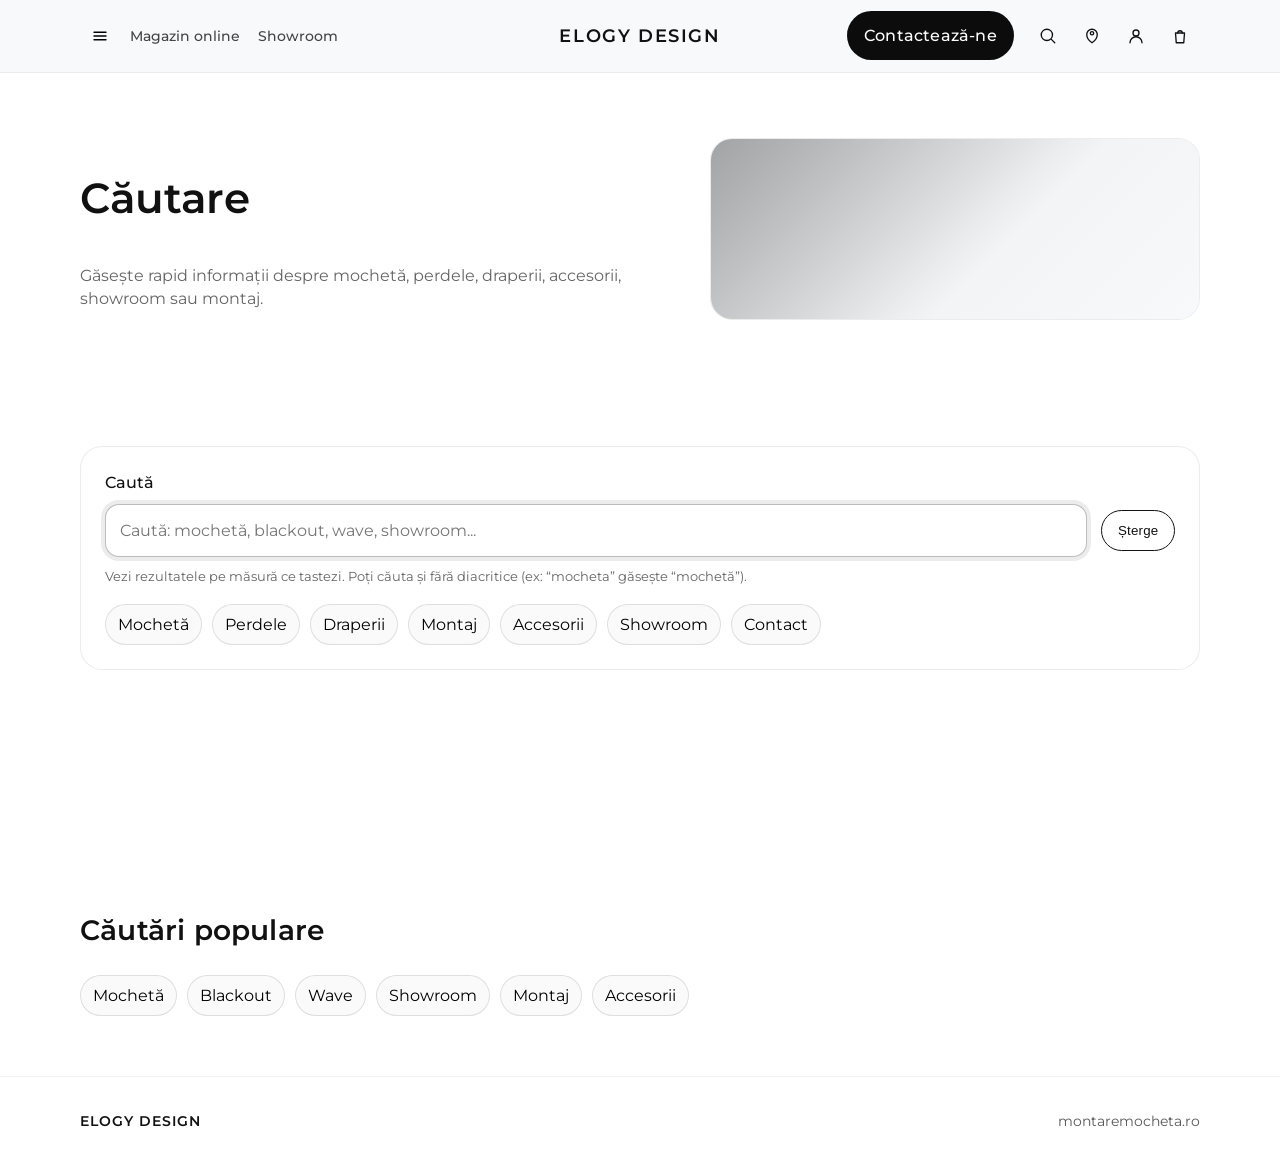
<file: search.html>
<!doctype html>
<html lang="ro">

<head>
    <meta charset="utf-8">
    <title>Căutare | ELOGY Design</title>
    <meta name="description"
        content="Găsește rapid informații despre mochetă, perdele, draperii, accesorii, showroom sau montaj.">
    <meta name="viewport" content="width=device-width, initial-scale=1">

    <!-- Font -->
    <link rel="preconnect" href="https://fonts.googleapis.com">
    <link rel="preconnect" href="https://fonts.gstatic.com" crossorigin>
    <link href="https://fonts.googleapis.com/css2?family=Montserrat:wght@400;500;600&display=swap" rel="stylesheet">

    <!-- CSS global -->
    <link rel="stylesheet" href="css/styles.css">
    <!-- CSS pagină Search -->
    <link rel="stylesheet" href="css/search.css">
</head>

<body>

    <!-- =========================================================
       HEADER (identic cu homepage, fără modificări)
       ========================================================= -->
    <header class="header" role="banner">
        <div class="container header__inner">
            <!-- Left -->
            <div class="header__left">
                <!-- Hamburger -->
                <button class="icon-btn header__hamburger" type="button" aria-label="Deschide meniul"
                    aria-controls="siteDrawer" aria-expanded="false" data-drawer-open>
                    <svg class="icon" aria-hidden="true" focusable="false">
                        <use href="images/icons.svg#icon-menu"></use>
                    </svg>
                </button>

                <!-- Visible left links -->
                <nav class="header__quicklinks" aria-label="Navigație rapidă">
                    <a class="header__link" href="magazin.html" aria-label="Magazin online">Magazin online</a>
                    <a class="header__link" href="showroom.html" aria-label="Showroom">Showroom</a>
                </nav>
            </div>

            <!-- Center logo -->
            <div class="header__center">
                <!-- Placeholder logo text; înlocuiești ulterior cu logo SVG/IMG -->
                <a class="header__logo" href="index.html" aria-label="ELOGY Design">
                    ELOGY DESIGN
                </a>
            </div>

            <!-- Right -->
            <div class="header__right">
                <a class="btn btn--primary header__cta" href="contact.html"
                    aria-label="Contactează-ne">Contactează-ne</a>

                <div class="header__icons" aria-label="Acțiuni rapide">

                    <!-- Căutare (ex: pagină dedicată sau anchor) -->
                    <a href="search.html" class="icon-btn" aria-label="Caută">
                        <svg class="icon" aria-hidden="true" focusable="false">
                            <use href="images/icons.svg#icon-search"></use>
                        </svg>
                    </a>

                    <!-- Locație / Showroom -->
                    <a href="showroom.html" class="icon-btn" aria-label="Locație">
                        <svg class="icon" aria-hidden="true" focusable="false">
                            <use href="images/icons.svg#icon-location"></use>
                        </svg>
                    </a>

                    <!-- Cont (viitor) -->
                    <a href="#" class="icon-btn" aria-label="Cont">
                        <svg class="icon" aria-hidden="true" focusable="false">
                            <use href="images/icons.svg#icon-user"></use>
                        </svg>
                    </a>

                    <!-- Coș -->
                    <a href="cos.html" class="icon-btn icon-btn--cart" aria-label="Coș" data-cart-link>
                        <svg class="icon" aria-hidden="true" focusable="false">
                            <use href="images/icons.svg#icon-bag"></use>
                        </svg>
                        <span class="cart-badge" data-cart-badge hidden>0</span>
                    </a>



                </div>

            </div>
        </div>

        <!-- Drawer / Mobile menu (hamburger) -->
        <!-- Conținut obligatoriu: Perdele & Draperii, Mochetă, Montaj, Accesorii -->
        <aside class="drawer" id="siteDrawer" aria-hidden="true" data-drawer>
            <div class="drawer__backdrop" data-drawer-close aria-hidden="true"></div>

            <div class="drawer__panel" role="dialog" aria-modal="true" aria-label="Meniu">
                <div class="drawer__header">
                    <span class="drawer__title">Meniu</span>
                    <button class="icon-btn" type="button" aria-label="Închide meniul" data-drawer-close>
                        <svg class="icon" aria-hidden="true" focusable="false">
                            <use href="images/icons.svg#icon-close"></use>
                        </svg>
                    </button>
                </div>

                <nav class="drawer__nav" aria-label="Navigație principală">
                    <a class="drawer__link" href="perdele.html">Perdele</a>
                    <a class="drawer__link" href="draperii.html">Draperii</a>
                    <a class="drawer__link" href="mocheta.html">Mochetă</a>
                    <a class="drawer__link" href="montaj.html">Montaj</a>
                    <a class="drawer__link" href="accesorii.html">Accesorii</a>
                </nav>
            </div>
        </aside>
    </header>

    <main id="main">

        <!-- =========================================================
         HERO – Căutare
         ========================================================= -->
        <section class="search-hero section" data-animate>
            <div class="container search-hero__inner">
                <div class="search-hero__content">
                    <h1 class="search-hero__title">Căutare</h1>
                    <p class="search-hero__text">
                        Găsește rapid informații despre mochetă, perdele, draperii, accesorii, showroom sau montaj.
                    </p>
                </div>

                <div class="search-hero__media media media--gradient media--overlay" aria-hidden="true">
                    <div class="media__surface"></div>
                </div>
            </div>
        </section>

        <!-- =========================================================
         Bara de căutare (componentă principală)
         ========================================================= -->
        <section class="search-bar section" data-animate>
            <div class="container">

                <div class="search-bar__box">
                    <label class="search-bar__label" for="searchInput">Caută</label>

                    <div class="search-bar__row" role="search">
                        <input id="searchInput" class="search-bar__input" type="search"
                            placeholder="Caută: mochetă, blackout, wave, showroom..." autocomplete="off"
                            aria-describedby="searchHelp searchCount">
                        <button class="btn btn--secondary search-bar__clear" type="button" id="clearBtn">
                            Șterge
                        </button>
                    </div>

                    <p class="search-bar__help" id="searchHelp">
                        Vezi rezultatele pe măsură ce tastezi. Poți căuta și fără diacritice (ex: “mocheta” găsește
                        “mochetă”).
                    </p>

                    <div class="search-chips" aria-label="Sugestii rapide">
                        <button class="search-chip" type="button" data-term="Mochetă">Mochetă</button>
                        <button class="search-chip" type="button" data-term="Perdele">Perdele</button>
                        <button class="search-chip" type="button" data-term="Draperii">Draperii</button>
                        <button class="search-chip" type="button" data-term="Montaj">Montaj</button>
                        <button class="search-chip" type="button" data-term="Accesorii">Accesorii</button>
                        <button class="search-chip" type="button" data-term="Showroom">Showroom</button>
                        <button class="search-chip" type="button" data-term="Contact">Contact</button>
                    </div>
                </div>

            </div>
        </section>

        <!-- =========================================================
         Rezultate (ASCUNSE complet când input e gol)
         ========================================================= -->
        <section class="search-results section" data-animate>
            <div class="container">

                <!-- WRAP: ascuns când input-ul e gol -->
                <div id="resultsWrap" hidden>
                    <p class="search-results__count" id="searchCount" aria-live="polite"></p>

                    <div class="search-results__list" id="resultsList" aria-label="Rezultate căutare"></div>

                    <!-- Empty state -->
                    <div class="search-empty" id="emptyState" hidden>
                        <h2 class="search-empty__title">Nu am găsit rezultate.</h2>
                        <p class="search-empty__text">
                            Încearcă un termen mai general (ex: “mochetă”, “wave”, “blackout”) sau folosește sugestiile
                            rapide de mai sus.
                        </p>
                    </div>
                </div>

            </div>
        </section>

        <!-- =========================================================
         Căutări populare (fallback)
         ========================================================= -->
        <section class="search-popular section" data-animate>
            <div class="container">
                <div class="section__head">
                    <h2 class="section__title">Căutări populare</h2>
                </div>

                <div class="search-popular__chips" aria-label="Căutări populare">
                    <button class="search-chip" type="button" data-term="Mochetă">Mochetă</button>
                    <button class="search-chip" type="button" data-term="Blackout">Blackout</button>
                    <button class="search-chip" type="button" data-term="Wave">Wave</button>
                    <button class="search-chip" type="button" data-term="Showroom">Showroom</button>
                    <button class="search-chip" type="button" data-term="Montaj">Montaj</button>
                    <button class="search-chip" type="button" data-term="Accesorii">Accesorii</button>
                </div>
            </div>
        </section>

    </main>

    <!-- =========================================================
       FOOTER (identic cu homepage, fără modificări)
       ========================================================= -->
    <footer class="footer" role="contentinfo">
        <div class="container footer__inner">
            <div class="footer__left">
                <span class="footer__brand">ELOGY DESIGN</span>
            </div>

            <div class="footer__right">
                <a class="footer__link" href="https://montaremocheta.ro" target="_blank" rel="noopener">
                    montaremocheta.ro
                </a>
            </div>
        </div>
    </footer>


    <script src="js/main.js" defer></script>
    <script src="js/search.js" defer></script>
    <script src="js/store/storage.js" defer></script>
    <script src="js/store/cart.store.js" defer></script>
    <script src="js/cart/cart.badge.js" defer></script>
</body>

</html>
</file>
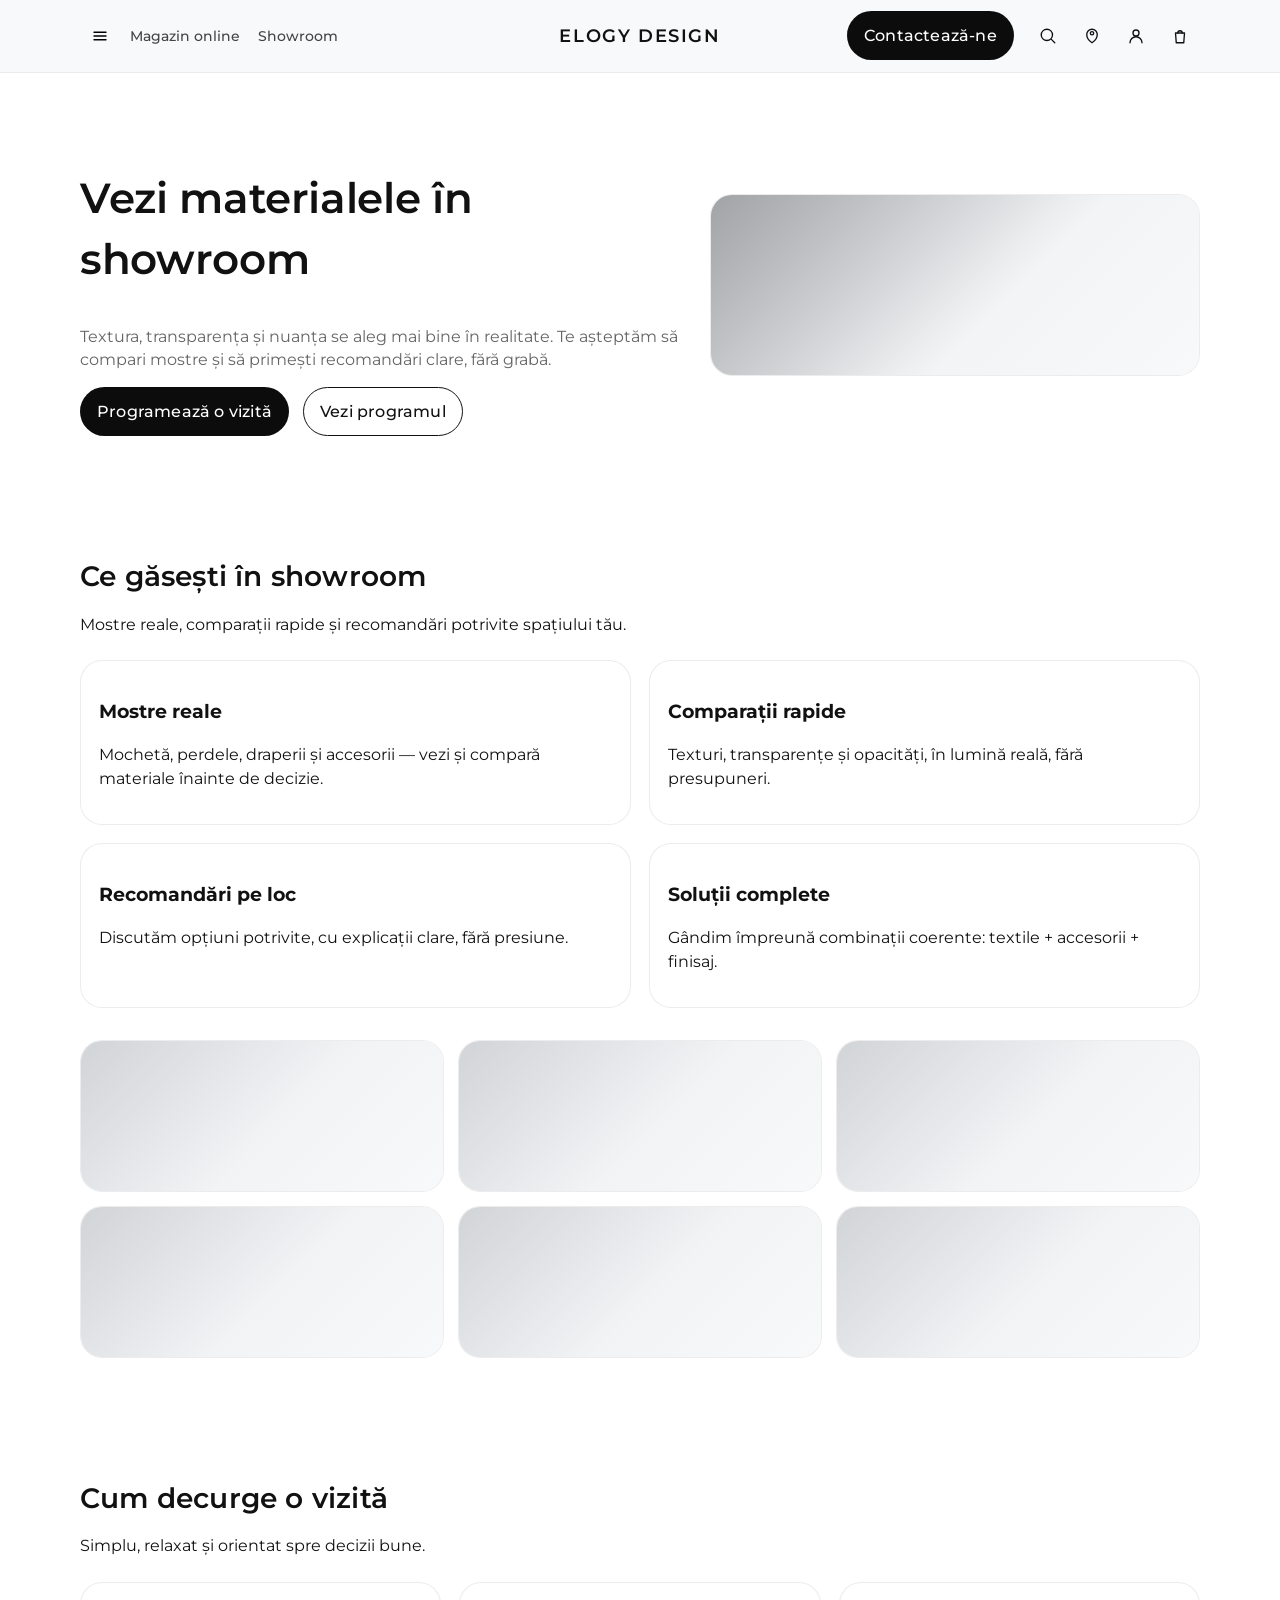
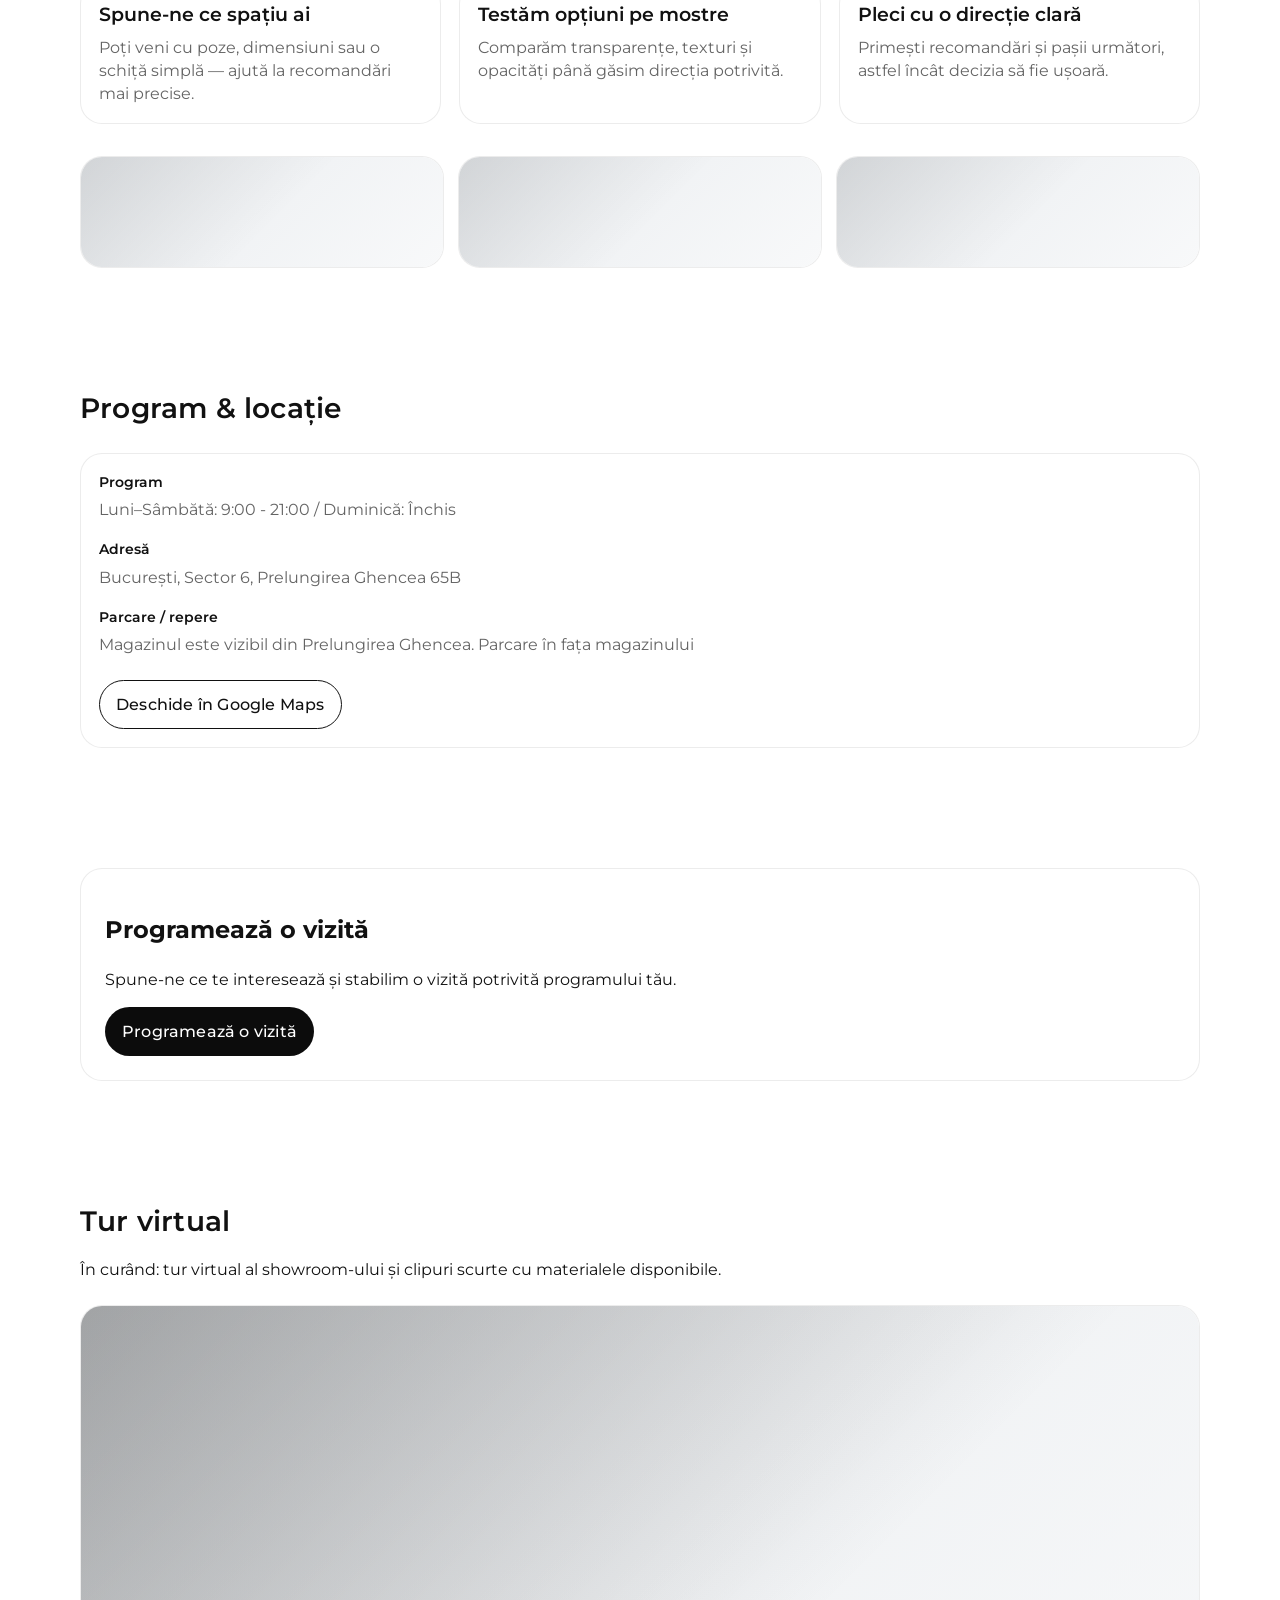
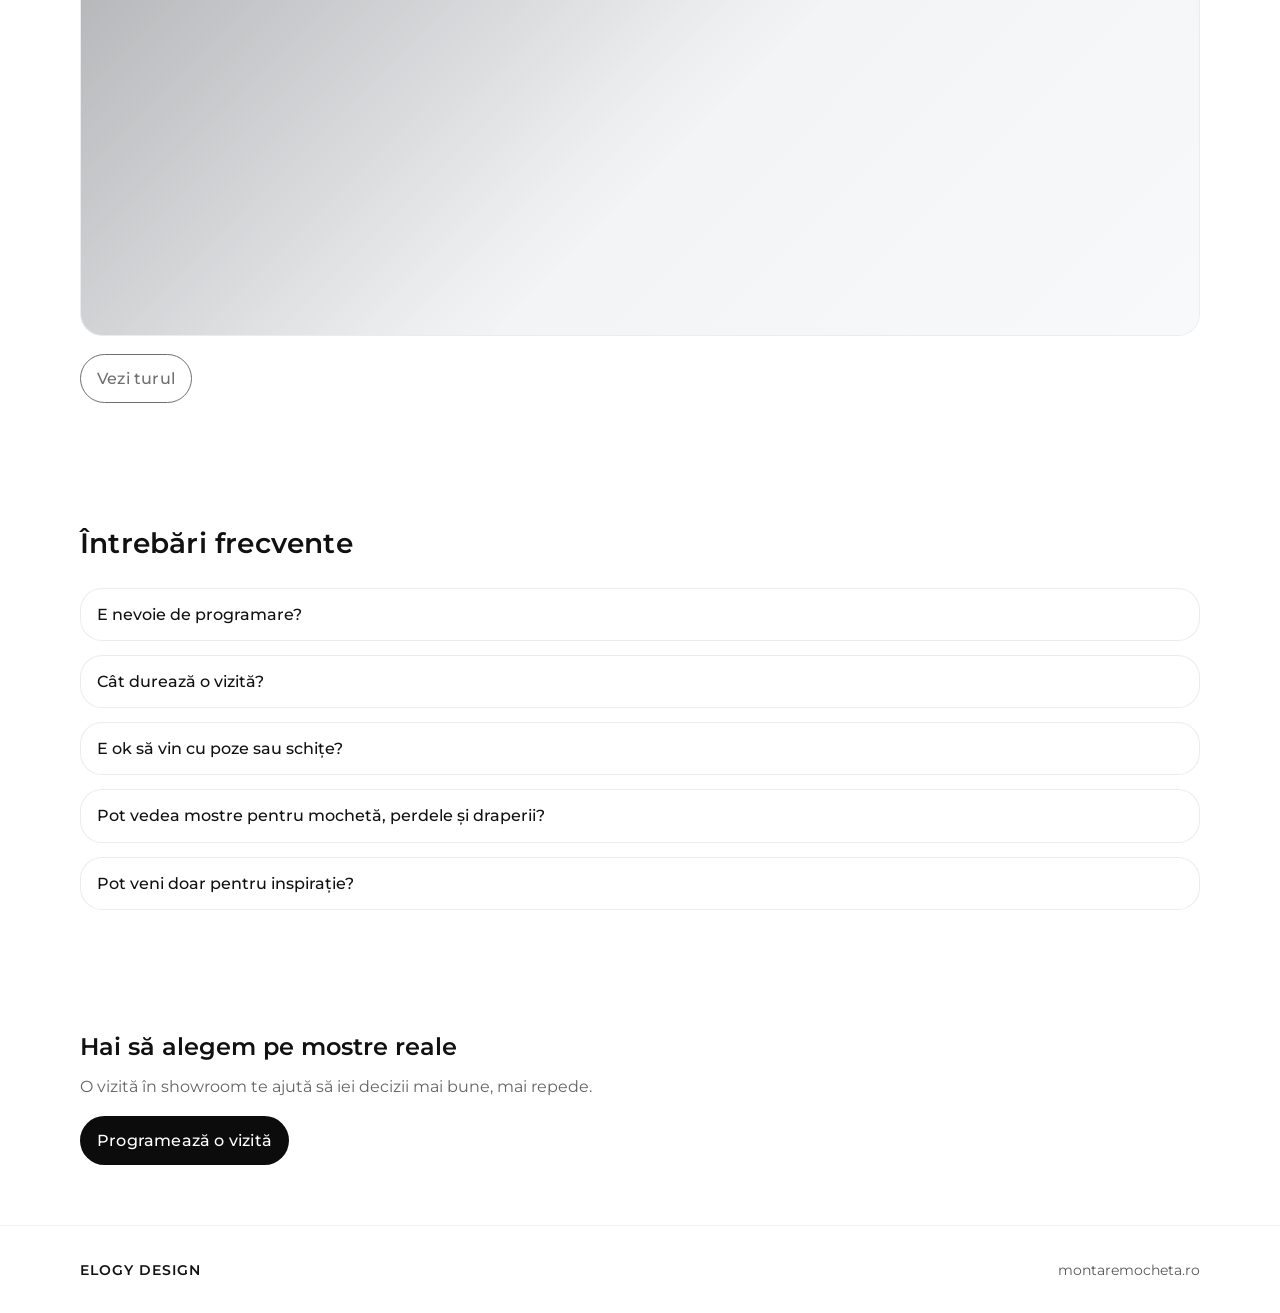
<file: showroom.html>
<!doctype html>
<html lang="ro">

<head>
    <meta charset="utf-8">
    <title>Showroom | ELOGY Design</title>
    <meta name="viewport" content="width=device-width, initial-scale=1">

    <!-- Font -->
    <link rel="preconnect" href="https://fonts.googleapis.com">
    <link rel="preconnect" href="https://fonts.gstatic.com" crossorigin>
    <link href="https://fonts.googleapis.com/css2?family=Montserrat:wght@400;500;600&display=swap" rel="stylesheet">

    <!-- CSS global -->
    <link rel="stylesheet" href="css/styles.css">
    <!-- CSS pagină Showroom -->
    <link rel="stylesheet" href="css/showroom.css">
</head>

<body>

    <!-- =========================================================
       HEADER (identic cu homepage, fără modificări)
       ========================================================= -->
    <header class="header" role="banner">
        <div class="container header__inner">
            <!-- Left -->
            <div class="header__left">
                <!-- Hamburger -->
                <button class="icon-btn header__hamburger" type="button" aria-label="Deschide meniul"
                    aria-controls="siteDrawer" aria-expanded="false" data-drawer-open>
                    <svg class="icon" aria-hidden="true" focusable="false">
                        <use href="images/icons.svg#icon-menu"></use>
                    </svg>
                </button>

                <!-- Visible left links -->
                <nav class="header__quicklinks" aria-label="Navigație rapidă">
                    <a class="header__link" href="magazin.html" aria-label="Magazin online">Magazin online</a>
                    <a class="header__link" href="showroom.html" aria-label="Showroom">Showroom</a>
                </nav>
            </div>

            <!-- Center logo -->
            <div class="header__center">
                <!-- Placeholder logo text; înlocuiești ulterior cu logo SVG/IMG -->
                <a class="header__logo" href="index.html" aria-label="ELOGY Design">
                    ELOGY DESIGN
                </a>
            </div>

            <!-- Right -->
            <div class="header__right">
                <a class="btn btn--primary header__cta" href="contact.html"
                    aria-label="Contactează-ne">Contactează-ne</a>

                <div class="header__icons" aria-label="Acțiuni rapide">

                    <!-- Căutare (ex: pagină dedicată sau anchor) -->
                    <a href="search.html" class="icon-btn" aria-label="Caută">
                        <svg class="icon" aria-hidden="true" focusable="false">
                            <use href="images/icons.svg#icon-search"></use>
                        </svg>
                    </a>

                    <!-- Locație / Showroom -->
                    <a href="showroom.html" class="icon-btn" aria-label="Locație">
                        <svg class="icon" aria-hidden="true" focusable="false">
                            <use href="images/icons.svg#icon-location"></use>
                        </svg>
                    </a>

                    <!-- Cont (viitor) -->
                    <a href="#" class="icon-btn" aria-label="Cont">
                        <svg class="icon" aria-hidden="true" focusable="false">
                            <use href="images/icons.svg#icon-user"></use>
                        </svg>
                    </a>

                    <!-- Coș -->
                    <a href="cos.html" class="icon-btn icon-btn--cart" aria-label="Coș" data-cart-link>
                        <svg class="icon" aria-hidden="true" focusable="false">
                            <use href="images/icons.svg#icon-bag"></use>
                        </svg>
                        <span class="cart-badge" data-cart-badge hidden>0</span>
                    </a>



                </div>

            </div>
        </div>

        <!-- Drawer / Mobile menu (hamburger) -->
        <!-- Conținut obligatoriu: Perdele & Draperii, Mochetă, Montaj, Accesorii -->
        <aside class="drawer" id="siteDrawer" aria-hidden="true" data-drawer>
            <div class="drawer__backdrop" data-drawer-close aria-hidden="true"></div>

            <div class="drawer__panel" role="dialog" aria-modal="true" aria-label="Meniu">
                <div class="drawer__header">
                    <span class="drawer__title">Meniu</span>
                    <button class="icon-btn" type="button" aria-label="Închide meniul" data-drawer-close>
                        <svg class="icon" aria-hidden="true" focusable="false">
                            <use href="images/icons.svg#icon-close"></use>
                        </svg>
                    </button>
                </div>

                <nav class="drawer__nav" aria-label="Navigație principală">
                    <a class="drawer__link" href="perdele.html">Perdele</a>
                    <a class="drawer__link" href="draperii.html">Draperii</a>
                    <a class="drawer__link" href="mocheta.html">Mochetă</a>
                    <a class="drawer__link" href="montaj.html">Montaj</a>
                    <a class="drawer__link" href="accesorii.html">Accesorii</a>
                </nav>
            </div>
        </aside>
    </header>

    <main id="main">

        <!-- =========================================================
         1) HERO
         ========================================================= -->
        <section class="showroom-hero section" data-animate>
            <div class="container showroom-hero__inner">
                <div class="showroom-hero__content">
                    <h1 class="showroom-hero__title">Vezi materialele în showroom</h1>
                    <p class="showroom-hero__text">
                        Textura, transparența și nuanța se aleg mai bine în realitate. Te așteptăm să compari mostre și
                        să primești recomandări clare, fără grabă.
                    </p>

                    <div class="showroom-hero__actions">
                        <a class="btn btn--primary" href="contact.html">Programează o vizită</a>
                        <a class="btn btn--secondary" href="#program">Vezi programul</a>
                    </div>
                </div>

                <!-- MEDIA SLOT A -->
                <div class="showroom-hero__media media media--gradient media--overlay" aria-hidden="true">
                    <!-- TODO: adaugă imagine/video showroom (wide) -->
                    <div class="media__surface"></div>
                </div>
            </div>
        </section>

        <!-- =========================================================
         2) Ce găsești în showroom
         ========================================================= -->
        <section class="showroom-what section" data-animate>
            <div class="container">
                <div class="section__head">
                    <h2 class="section__title">Ce găsești în showroom</h2>
                    <p class="section__subtitle">Mostre reale, comparații rapide și recomandări potrivite spațiului tău.
                    </p>
                </div>

                <div class="showroom-what__grid">
                    <article class="what-card">
                        <h3 class="what-card__title">Mostre reale</h3>
                        <p class="what-card__text">Mochetă, perdele, draperii și accesorii — vezi și compară materiale
                            înainte de decizie.</p>
                    </article>

                    <article class="what-card">
                        <h3 class="what-card__title">Comparații rapide</h3>
                        <p class="what-card__text">Texturi, transparențe și opacități, în lumină reală, fără
                            presupuneri.</p>
                    </article>

                    <article class="what-card">
                        <h3 class="what-card__title">Recomandări pe loc</h3>
                        <p class="what-card__text">Discutăm opțiuni potrivite, cu explicații clare, fără presiune.</p>
                    </article>

                    <article class="what-card">
                        <h3 class="what-card__title">Soluții complete</h3>
                        <p class="what-card__text">Gândim împreună combinații coerente: textile + accesorii + finisaj.
                        </p>
                    </article>
                </div>

                <!-- MEDIA SLOT B (galerie) -->
                <div class="showroom-gallery" aria-label="Galerie showroom">
                    <!-- TODO: adaugă poze showroom (mostre, detalii, zone) -->
                    <div class="showroom-gallery__grid">
                        <div class="showroom-gallery__item media media--gradient" aria-hidden="true">
                            <div class="media__surface"></div>
                        </div>
                        <div class="showroom-gallery__item media media--gradient" aria-hidden="true">
                            <div class="media__surface"></div>
                        </div>
                        <div class="showroom-gallery__item media media--gradient" aria-hidden="true">
                            <div class="media__surface"></div>
                        </div>
                        <div class="showroom-gallery__item media media--gradient" aria-hidden="true">
                            <div class="media__surface"></div>
                        </div>
                        <div class="showroom-gallery__item media media--gradient" aria-hidden="true">
                            <div class="media__surface"></div>
                        </div>
                        <div class="showroom-gallery__item media media--gradient" aria-hidden="true">
                            <div class="media__surface"></div>
                        </div>
                    </div>
                </div>
            </div>
        </section>

        <!-- =========================================================
         3) Cum decurge o vizită
         ========================================================= -->
        <section class="showroom-visit section" data-animate>
            <div class="container">
                <div class="section__head">
                    <h2 class="section__title">Cum decurge o vizită</h2>
                    <p class="section__subtitle">Simplu, relaxat și orientat spre decizii bune.</p>
                </div>

                <ol class="showroom-steps" aria-label="Pași vizită">
                    <li class="showroom-step">
                        <h3 class="showroom-step__title">Spune-ne ce spațiu ai</h3>
                        <p class="showroom-step__text">Poți veni cu poze, dimensiuni sau o schiță simplă — ajută la
                            recomandări mai precise.</p>
                    </li>
                    <li class="showroom-step">
                        <h3 class="showroom-step__title">Testăm opțiuni pe mostre</h3>
                        <p class="showroom-step__text">Comparăm transparențe, texturi și opacități până găsim direcția
                            potrivită.</p>
                    </li>
                    <li class="showroom-step">
                        <h3 class="showroom-step__title">Pleci cu o direcție clară</h3>
                        <p class="showroom-step__text">Primești recomandări și pașii următori, astfel încât decizia să
                            fie ușoară.</p>
                    </li>
                </ol>

                <!-- MEDIA SLOT D (opțional) -->
                <div class="showroom-thumbs" aria-label="Thumbnails vizită">
                    <!-- TODO: adaugă thumbnails pentru vizită -->
                    <div class="showroom-thumbs__grid">
                        <div class="showroom-thumbs__item media media--gradient" aria-hidden="true">
                            <div class="media__surface"></div>
                        </div>
                        <div class="showroom-thumbs__item media media--gradient" aria-hidden="true">
                            <div class="media__surface"></div>
                        </div>
                        <div class="showroom-thumbs__item media media--gradient" aria-hidden="true">
                            <div class="media__surface"></div>
                        </div>
                    </div>
                </div>
            </div>
        </section>

        <!-- =========================================================
         4) Program & locație
         ========================================================= -->
        <section class="showroom-program section" id="program" data-animate>
            <div class="container">
                <div class="section__head">
                    <h2 class="section__title">Program &amp; locație</h2>
                </div>

                <div class="showroom-program__card">
                    <div class="showroom-program__row">
                        <h3 class="showroom-program__label">Program</h3>
                        <p class="showroom-program__value">Luni–Sâmbătă: 9:00 - 21:00 / Duminică: Închis</p>
                    </div>
                    <div class="showroom-program__row">
                        <h3 class="showroom-program__label">Adresă</h3>
                        <p class="showroom-program__value">București, Sector 6, Prelungirea Ghencea 65B</p>
                    </div>
                    <div class="showroom-program__row">
                        <h3 class="showroom-program__label">Parcare / repere</h3>
                        <p class="showroom-program__value">Magazinul este vizibil din Prelungirea Ghencea. Parcare în
                            fața magazinului</p>
                    </div>

                    <div class="showroom-program__actions">
                        <a class="btn btn--secondary" href="https://maps.app.goo.gl/cLZkWZWZfhnCZMJR6" target="_blank"
                            rel="noopener noreferrer">
                            Deschide în Google Maps
                        </a>
                    </div>
                </div>
            </div>
        </section>

        <!-- =========================================================
         5) Programare (CTA)
         ========================================================= -->
        <section class="showroom-book section" data-animate>
            <div class="container showroom-book__inner">
                <div class="showroom-book__box">
                    <h2 class="showroom-book__title">Programează o vizită</h2>
                    <p class="showroom-book__text">Spune-ne ce te interesează și stabilim o vizită potrivită programului
                        tău.</p>
                    <a class="btn btn--primary" href="contact.html">Programează o vizită</a>
                </div>
            </div>
        </section>

        <!-- =========================================================
         6) Tur virtual / video
         ========================================================= -->
        <section class="showroom-virtual section" data-animate>
            <div class="container">
                <div class="section__head">
                    <h2 class="section__title">Tur virtual</h2>
                    <p class="section__subtitle">În curând: tur virtual al showroom-ului și clipuri scurte cu
                        materialele disponibile.</p>
                </div>

                <!-- TODO: înlocuiește cu embed YouTube/Vimeo/Matterport/Street View; prefer lazy-load -->
                <div class="showroom-embed media media--gradient media--overlay" aria-hidden="true">
                    <div class="media__surface"></div>
                </div>

                <div class="showroom-virtual__actions">
                    <a class="btn btn--secondary" href="#" aria-disabled="true">Vezi turul</a>
                </div>
            </div>
        </section>

        <!-- =========================================================
         7) FAQ
         ========================================================= -->
        <section class="faq section" data-animate>
            <div class="container">
                <div class="section__head">
                    <h2 class="section__title">Întrebări frecvente</h2>
                </div>

                <div class="faq__list">
                    <details class="faq__item">
                        <summary class="faq__q">E nevoie de programare?</summary>
                        <div class="faq__a">Recomandăm programare pentru a-ți acorda timp și atenție, însă ne poți scrie
                            și pentru o vizită rapidă.</div>
                    </details>

                    <details class="faq__item">
                        <summary class="faq__q">Cât durează o vizită?</summary>
                        <div class="faq__a">De obicei între 20 și 45 de minute, în funcție de câte opțiuni vrei să
                            compari.</div>
                    </details>

                    <details class="faq__item">
                        <summary class="faq__q">E ok să vin cu poze sau schițe?</summary>
                        <div class="faq__a">Da — ajută mult. Cu câteva poze și dimensiuni, recomandările devin mai
                            precise.</div>
                    </details>

                    <details class="faq__item">
                        <summary class="faq__q">Pot vedea mostre pentru mochetă, perdele și draperii?</summary>
                        <div class="faq__a">Da, avem mostre pentru toate categoriile și te ajutăm să le compari în
                            funcție de spațiul tău.</div>
                    </details>

                    <details class="faq__item">
                        <summary class="faq__q">Pot veni doar pentru inspirație?</summary>
                        <div class="faq__a">Sigur. Uneori e suficient să vezi materialele și să îți faci o idee clară
                            despre stil.</div>
                    </details>
                </div>
            </div>
        </section>

        <!-- =========================================================
         8) CTA FINAL
         ========================================================= -->
        <section class="final-cta section" data-animate>
            <div class="container final-cta__inner">
                <h2 class="final-cta__title">Hai să alegem pe mostre reale</h2>
                <p class="final-cta__text">O vizită în showroom te ajută să iei decizii mai bune, mai repede.</p>
                <a class="btn btn--primary" href="contact.html">Programează o vizită</a>
            </div>
        </section>

    </main>

    <!-- =========================================================
       FOOTER (identic cu homepage, fără modificări)
       ========================================================= -->
    <footer class="footer" role="contentinfo">
        <div class="container footer__inner">
            <div class="footer__left">
                <span class="footer__brand">ELOGY DESIGN</span>
            </div>

            <div class="footer__right">
                <a class="footer__link" href="https://montaremocheta.ro" target="_blank" rel="noopener">
                    montaremocheta.ro
                </a>
            </div>
        </div>
    </footer>

    <script src="js/main.js" defer></script>
    <script src="js/store/storage.js" defer></script>
    <script src="js/store/cart.store.js" defer></script>
    <script src="js/cart/cart.badge.js" defer></script>
</body>

</html>
</file>
<file: css/styles.css>
/* =========================================
   ELOGY Design - Base Styles
   - Mobile-first
   - BEM naming
   - CSS variables for scalable theming
   ========================================= */

:root {
  /* Header background near Chrome UI white */
  --color-header-bg: #f8f9fa;
  --color-bg: #ffffff;
  --color-text: #111111;
  --color-muted: rgba(17, 17, 17, 0.65);
  --color-border: rgb(17, 17, 17);

  /* CTA / hover uses black or near-black */
  --color-cta: #000000f3;
  --color-cta-hover: #000000dc;

  /* Typography */
  --font-family:
    "Montserrat", system-ui, -apple-system, Segoe UI, Roboto, Arial, sans-serif;
  --fw-regular: 400;
  --fw-medium: 500;
  --fw-semi: 600;

  /* Sizing / spacing */
  --container: 1120px;
  --radius: 16px;
  --radius-lg: 22px;

  --space-1: 6px;
  --space-2: 10px;
  --space-3: 14px;
  --space-4: 18px;
  --space-5: 24px;
  --space-6: 32px;
  --space-7: 44px;
  --space-8: 60px;

  /* Gradients (placeholders) - reutilizabile peste imagini */
  --grad-1:
    linear-gradient(135deg, rgba(0, 0, 0, 0.1), rgba(0, 0, 0, 0) 55%),
    linear-gradient(135deg, #e9ecef, #f8f9fa);
  --grad-2:
    linear-gradient(135deg, rgba(0, 0, 0, 0.12), rgba(0, 0, 0, 0) 60%),
    linear-gradient(135deg, #f1f3f5, #ffffff);
  --grad-3:
    linear-gradient(135deg, rgba(0, 0, 0, 0.14), rgba(0, 0, 0, 0) 58%),
    linear-gradient(135deg, #e6e8eb, #f8f9fa);

  /* Default overlay for images (poți schimba per element) */
  --media-overlay: linear-gradient(
    135deg,
    rgba(17, 17, 17, 0.25),
    rgba(17, 17, 17, 0) 60%
  );
}

*,
*::before,
*::after {
  box-sizing: border-box;
}

/* Ensure native [hidden] always hides, even if component CSS sets display */
[hidden] {
  display: none !important;
}

html,
body {
  height: 100%;
}

body {
  margin: 0;
  font-family: var(--font-family);
  color: var(--color-text);
  background: var(--color-bg);
  line-height: 1.45;
  -webkit-font-smoothing: antialiased;
  -moz-osx-font-smoothing: grayscale;
}

a {
  color: inherit;
  text-decoration: none;
}

.container {
  width: min(var(--container), calc(100% - 32px));
  margin-inline: auto;
}

/* Generic section spacing */
.section {
  padding: var(--space-7) 0;
}

.section__head {
  margin-bottom: var(--space-5);
}

.section__title {
  font-weight: var(--fw-semi);
  letter-spacing: 0.2px;
  margin: 0;
  font-size: 24px;
}

@media (min-width: 768px) {
  .section {
    padding: var(--space-8) 0;
  }
  .section__title {
    font-size: 28px;
  }
}

/* =========================================
   Buttons (reusable)
   ========================================= */
.btn {
  display: inline-flex;
  align-items: center;
  justify-content: center;
  gap: 10px;

  padding: 12px 16px;
  border-radius: 999px;

  font-weight: var(--fw-medium);
  letter-spacing: 0.2px;

  border: 1px solid transparent;
  transition:
    transform 160ms ease,
    background-color 160ms ease,
    border-color 160ms ease,
    color 160ms ease;
  will-change: transform;
}

.btn:active {
  transform: translateY(1px);
}

.btn--primary {
  background: var(--color-cta);
  color: #ffffff;
}

.btn--primary:hover {
  background: var(--color-cta-hover);
}

.btn--secondary {
  background: transparent;
  border-color: var(--color-border);
  color: var(--color-text);
}

.btn--secondary:hover {
  border-color: rgba(17, 17, 17, 0.22);
  background: rgba(17, 17, 17, 0.03);
}

/* =========================================
   Fields (global) – form controls
   ========================================= */
.field {
  display: grid;
  gap: 8px;
}

.field__label {
  font-size: 13px;
  color: rgba(17, 17, 17, 0.72);
}

.field__hint {
  margin: -4px 0 0;
  font-size: 12px;
  color: var(--color-muted);
}

.field__control {
  width: 100%;
  border: 1px solid rgba(17, 17, 17, 0.12);
  border-radius: 12px;
  padding: 12px 12px;
  font: inherit;
  background: #fff;
}

.field__control--textarea {
  resize: vertical;
  min-height: 96px;
}

/* Icon button */
.icon-btn {
  width: 40px;
  height: 40px;
  border-radius: 999px;
  border: 1px solid transparent;
  background: transparent;

  display: inline-flex;
  align-items: center;
  justify-content: center;

  transition:
    background-color 160ms ease,
    border-color 160ms ease;
}

.icon-btn:hover {
  background: rgba(17, 17, 17, 0.04);
  border-color: rgba(17, 17, 17, 0.1);
}

.icon {
  width: 18px;
  height: 18px;
  fill: none;
  stroke: currentColor;
  stroke-width: 1.8;
  stroke-linecap: round;
  stroke-linejoin: round;
}

/* =========================================
   1) Header
   ========================================= */
.header {
  position: sticky;
  top: 0;
  z-index: 50;
  background: var(--color-header-bg);
  border-bottom: 1px solid rgba(17, 17, 17, 0.06);
}

.header__inner {
  height: 72px;
  display: grid;
  grid-template-columns: 1fr auto 1fr;
  align-items: center;
}

.header__left,
.header__right {
  display: flex;
  align-items: center;
  gap: var(--space-2);
}

.header__left {
  justify-content: flex-start;
}
.header__right {
  justify-content: flex-end;
  gap: var(--space-3);
}

.header__quicklinks {
  display: none; /* mobile-first: ascunse */
  gap: var(--space-4);
}

.header__link {
  font-size: 14px;
  font-weight: var(--fw-medium);
  color: rgba(17, 17, 17, 0.78);
}

.header__link:hover {
  color: var(--color-text);
}

.header__logo {
  font-weight: var(--fw-semi);
  letter-spacing: 1.6px;
  font-size: 18px;
}

.header__cta {
  display: none;
} /* mobile-first: păstrăm icon-urile, CTA apare pe ecrane mai mari */

.header__icons {
  display: flex;
  align-items: center;
  gap: 4px;
}

@media (min-width: 768px) {
  .header__quicklinks {
    display: inline-flex;
  }
  .header__cta {
    display: inline-flex;
  }
}

/* =========================================
   Drawer (mobile menu)
   ========================================= */
.drawer {
  position: fixed;
  inset: 0;
  pointer-events: none;
  opacity: 0;
  transition: opacity 200ms ease;
}

.drawer.is-open {
  pointer-events: auto;
  opacity: 1;
}

.drawer__backdrop {
  position: absolute;
  inset: 0;
  background: rgba(17, 17, 17, 0.35);
}

.drawer__panel {
  position: absolute;
  top: 0;
  left: 0;
  height: 100%;
  width: min(86vw, 360px);
  background: #fff;
  border-right: 1px solid rgba(17, 17, 17, 0.1);
  transform: translateX(-102%);
  transition: transform 220ms ease;
  padding: var(--space-5);
}

.drawer.is-open .drawer__panel {
  transform: translateX(0);
}

.drawer__header {
  display: flex;
  align-items: center;
  justify-content: space-between;
  margin-bottom: var(--space-5);
}

.drawer__title {
  font-weight: var(--fw-semi);
  letter-spacing: 0.2px;
}

.drawer__nav {
  display: grid;
  gap: 8px;
}

.drawer__link {
  padding: 12px 10px;
  border-radius: 12px;
  border: 1px solid rgba(17, 17, 17, 0.08);
  font-weight: var(--fw-medium);
}

.drawer__link:hover {
  border-color: rgba(17, 17, 17, 0.18);
  background: rgba(17, 17, 17, 0.03);
}

/* =========================================
   Media placeholder + gradients
   - .media--gradient: folosește un gradient placeholder
   - .media--overlay: poate suprapune gradient peste o imagine pe care o adaugi ulterior
   ========================================= */
.media {
  border-radius: var(--radius-lg);
  overflow: hidden;
  border: 1px solid rgba(17, 17, 17, 0.08);
  background: #fff;
  position: relative;
}

.media__surface {
  width: 100%;
  height: 100%;
  min-height: 180px;
}

/* Placeholder gradients (fără imagini reale) */
.media--gradient .media__surface {
  background: var(--grad-1);
}
/* Dacă avem imagine reală pe container, nu mai vrem gradientul placeholder peste ea */
.media--gradient.has-image .media__surface {
  background: transparent;
}

.service__media--consultanta .media__surface {
  background-image: url("../images/home/services/service-consultanta.webp");
  background-size: cover;
  background-position: center 45%;
  background-repeat: no-repeat;
}

.service__media--masuratori .media__surface {
  background-image: url("../images/home/services/service-masuratori.webp");
  background-size: cover;
  background-position: center;
  background-repeat: no-repeat;
}

.service__media--produse .media__surface {
  background-image: url("../images/home/services/service-produse-la-comanda.webp");
  background-size: cover;
  background-position: center;
  background-repeat: no-repeat;
}

.showroom__media--image .media__surface {
  background-image: url("../images/home/showroom/showroom-home.webp");
  background-size: cover;
  background-position: center;
  background-repeat: no-repeat;
}

/* Variante per secțiune/card (opțional) */
.card--perdele .media__surface {
  background: var(--grad-2);
}
.card--draperii .media__surface {
  background: var(--grad-3);
}
.card--montaj .media__surface {
  background: var(--grad-2);
}

/* Overlay gradient peste o imagine pe care o pui tu ulterior:
   Exemplu: adaugi în HTML:
   style="background-image:url('...');"
   și păstrezi .media--overlay
*/
.media--overlay::before {
  content: "";
  position: absolute;
  inset: 0;
  background: var(--media-overlay);
  pointer-events: none;
}

/* Dacă pui imaginea pe .media (nu pe .media__surface) */
.media.has-image {
  background-size: cover;
  background-position: center;
}

/* =========================================
   2) Hero
   ========================================= */
.hero__inner {
  display: grid;
  gap: var(--space-6);
  align-items: center;
}

.hero__content {
  max-width: 620px;
}

.hero__title {
  margin: 0 0 var(--space-3);
  font-size: 34px;
  font-weight: var(--fw-semi);
  letter-spacing: -0.04em;
  line-height: 0.98;
}

.hero__subtitle {
  margin: 0 0 var(--space-5);
  color: var(--color-muted);
  font-size: 15px;
  line-height: 1.6;
}

.hero__actions {
  display: flex;
  flex-wrap: wrap;
  gap: var(--space-3);
}

.hero__media {
  min-height: 360px;
  border-radius: 32px;
}

.hero__media--image {
  background-image: url("../images/home/hero-elogy-design.webp");
  background-size: cover;
  background-position: 78% center;
  background-repeat: no-repeat;
}

.hero__media .media__surface {
  min-height: 360px;
  background: transparent;
}

@media (min-width: 900px) {
  .hero__inner {
    grid-template-columns: 1fr 1.6fr;
    gap: 72px;
    min-height: 68vh;
  }

  .hero__title {
    font-size: clamp(38px, 5vw, 48px);
  }

  .hero__subtitle {
    font-size: 16px;
  }

  .hero__media {
    height: 460px;
    width: 100%;
    border-radius: 36px;
    overflow: hidden;
  }

  .hero__media .media__surface {
    height: 100%;
    min-height: unset;
  }
}
/* =========================================
   3) Cards main
   ========================================= */
.cards__grid {
  display: grid;
  gap: var(--space-4);
}

.card {
  padding: var(--space-4);
  border-radius: var(--radius-lg);
  border: 1px solid rgba(17, 17, 17, 0.08);
  background: #fff;
  transition:
    transform 160ms ease,
    border-color 160ms ease;
}

.card:hover {
  transform: scale(1.03);
  border-color: rgba(17, 17, 17, 0.16);
}

.card__media {
  margin-bottom: var(--space-4);
  aspect-ratio: 4 / 3;
}

.card__media--mocheta {
  background-image: url("../images/home/cards/mocheta-card.webp");
  background-size: cover;
  background-position: center;
  background-repeat: no-repeat;
}

.card__media--perdele {
  background-image: url("../images/home/cards/card-perdele.webp");
  background-size: cover;
  background-position: center;
  background-repeat: no-repeat;
}

.card__media--draperii {
  background-image: url("../images/home/cards/card-draperii.webp");
  background-size: cover;
  background-position: center;
  background-repeat: no-repeat;
}

.card__media--montaj {
  background-image: url("../images/home/cards/card-montaj.webp");
  background-size: cover;
  background-position: center;
  background-repeat: no-repeat;
}

.card__title {
  margin: 0;
  font-weight: var(--fw-semi);
  letter-spacing: 0.2px;
}

@media (min-width: 768px) {
  .cards__grid {
    grid-template-columns: repeat(2, 1fr);
    gap: var(--space-5);
  }
}

@media (min-width: 1100px) {
  .cards__grid {
    grid-template-columns: repeat(4, 1fr);
  }
}

/* =========================================
   4) Audience
   ========================================= */
.audience__grid {
  display: grid;
  gap: var(--space-3);
  grid-template-columns: repeat(2, 1fr);
}

.pill {
  padding: 14px 14px;
  border-radius: 999px;
  border: 1px solid rgba(17, 17, 17, 0.1);
  font-weight: var(--fw-medium);
  text-align: center;
  background: rgba(17, 17, 17, 0.02);
}

@media (min-width: 768px) {
  .audience__grid {
    grid-template-columns: repeat(4, 1fr);
  }
}

/* =========================================
   5) Process
   ========================================= */
.process__grid {
  list-style: none;
  padding: 0;
  margin: 0;
  display: grid;
  gap: var(--space-4);
}

.step {
  display: grid;
  grid-template-columns: 44px 1fr;
  gap: var(--space-4);
  align-items: start;

  padding: var(--space-4);
  border-radius: var(--radius-lg);
  border: 1px solid rgba(17, 17, 17, 0.08);
  background: #fff;
}

.step__num {
  width: 44px;
  height: 44px;
  border-radius: 14px;
  border: 1px solid rgba(17, 17, 17, 0.1);
  display: grid;
  place-items: center;
  font-weight: var(--fw-semi);
}

.step__title {
  margin: 0 0 6px;
  font-weight: var(--fw-semi);
}

.step__text {
  margin: 0;
  color: var(--color-muted);
}

@media (min-width: 900px) {
  .process__grid {
    grid-template-columns: repeat(2, 1fr);
  }
}

/* =========================================
   6) Services
   ========================================= */
.services__grid {
  display: grid;
  gap: var(--space-4);
}

.service {
  border-radius: var(--radius-lg);
  border: 1px solid rgba(17, 17, 17, 0.08);
  background: #fff;
  overflow: hidden;
}

.service__media .media__surface {
  min-height: 200px;
  border: none;
}
.service__content {
  padding: var(--space-4);
}

.service__title {
  margin: 0 0 8px;
  font-weight: var(--fw-semi);
}
.service__text {
  margin: 0;
  color: var(--color-muted);
}

@media (min-width: 900px) {
  .services__grid {
    grid-template-columns: repeat(3, 1fr);
  }
}

/* =========================================
   7) Showroom
   ========================================= */
.showroom__inner {
  display: grid;
  gap: var(--space-6);
  align-items: center;
}

.showroom__text {
  margin: 10px 0 var(--space-4);
  color: var(--color-muted);
}

.showroom__media .media__surface {
  min-height: 260px;
}

@media (min-width: 900px) {
  .showroom__inner {
    grid-template-columns: 1fr 1fr;
  }
}

/* =========================================
   8) Final CTA
   ========================================= */
.final-cta__box {
  border-radius: var(--radius-lg);
  border: 1px solid rgba(17, 17, 17, 0.1);
  background: linear-gradient(
    135deg,
    rgba(17, 17, 17, 0.04),
    rgba(17, 17, 17, 0)
  );
  padding: var(--space-6);
}

.final-cta__title {
  margin: 0 0 10px;
  font-weight: var(--fw-semi);
  font-size: 24px;
}

.final-cta__text {
  margin: 0 0 var(--space-4);
  color: var(--color-muted);
}

/* =========================================
   9) Footer
   ========================================= */
.footer {
  border-top: 1px solid rgba(17, 17, 17, 0.06);
  background: #fff;
  padding: var(--space-6) 0;
}

.footer__inner {
  display: flex;
  align-items: center;
  justify-content: space-between;
  gap: var(--space-4);
}

.footer__brand {
  font-weight: var(--fw-semi);
  letter-spacing: 1px;
  font-size: 14px;
}

.footer__link {
  font-size: 14px;
  color: rgba(17, 17, 17, 0.7);
}

.footer__link:hover {
  color: var(--color-text);
}

/* =========================================
   Animation-ready hooks (simple fade-in)
   - controlled via JS by adding .is-visible
   ========================================= */
[data-animate] {
  opacity: 0;
  transform: translateY(10px);
  transition:
    opacity 400ms ease,
    transform 400ms ease;
}

[data-animate].is-visible {
  opacity: 1;
  transform: translateY(0);
}

/* Respect reduced motion */
@media (prefers-reduced-motion: reduce) {
  * {
    transition: none !important;
    scroll-behavior: auto !important;
  }
  [data-animate] {
    opacity: 1;
    transform: none;
  }
}
/* =========================================
   FAQ (global component)
   ========================================= */
.faq__list {
  display: grid;
  gap: var(--space-3);
}

.faq__item {
  border: 1px solid rgba(17, 17, 17, 0.08);
  border-radius: var(--radius-lg);
  background: #fff;
  overflow: hidden;
}

.faq__q {
  cursor: pointer;
  padding: 14px 16px;
  font-weight: var(--fw-medium);
  list-style: none;
}

.faq__q::-webkit-details-marker {
  display: none;
}

.faq__a {
  padding: 0 16px 16px;
  color: var(--color-muted);
}

/* =========================================
   Cart badge (global) – header icon
   ========================================= */

.icon-btn--cart {
  position: relative;
}

.cart-badge[hidden] {
  display: none;
}

.cart-badge {
  position: absolute;
  top: 6px;
  right: 6px;

  min-width: 18px;
  height: 18px;
  padding: 0 5px;

  border-radius: 999px;
  background: var(--color-cta);
  color: #fff;

  display: inline-flex;
  align-items: center;
  justify-content: center;

  font-size: 11px;
  line-height: 1;

  /* ca badge-ul să arate “integrat” pe header */
  border: 2px solid var(--color-header-bg);
}
/* =========================================
   Catalog pagination (global)
   ========================================= */

.catalog-pager {
  display: flex;
  align-items: center;
  justify-content: center;
  gap: 10px;
  margin-top: var(--space-4);
}

.catalog-pager__group {
  display: inline-flex;
  align-items: center;
  gap: 8px;
}

.pager__btn {
  border: 1px solid rgba(17, 17, 17, 0.12);
  background: rgba(17, 17, 17, 0.02);
  color: rgba(17, 17, 17, 0.85);
  border-radius: 999px;
  height: 38px;
  padding: 0 14px;
  cursor: pointer;
  transition:
    transform 140ms ease,
    border-color 140ms ease,
    background 140ms ease;
  font-size: 13px;
}

.pager__btn:hover {
  border-color: rgba(17, 17, 17, 0.22);
  background: rgba(17, 17, 17, 0.04);
}

.pager__btn:active {
  transform: translateY(1px);
}

.pager__btn[disabled] {
  opacity: 0.45;
  cursor: not-allowed;
}

.pager__page {
  min-width: 38px;
  padding: 0 12px;
}

.pager__page.is-active {
  background: rgba(17, 17, 17, 0.9);
  color: #fff;
  border-color: rgba(17, 17, 17, 0.9);
}

.pager__dots {
  color: rgba(17, 17, 17, 0.45);
  font-size: 14px;
  padding: 0 6px;
}
/* =========================================
   Drawer (mobile/tablet ≤ 979px)
   - panel full width
   - media height stabil
   - prevenire overflow/offset în thumbs (Grid min-width:auto)
   ========================================= */
@media (max-width: 979px) {
  /* pe mobil, media din panel trebuie să aibă o înălțime stabilă,
     independent de cât text există în drawer */
  .pdrawer__panel .pdrawer__media {
    display: block;
    aspect-ratio: 14 / 10;
    min-height: clamp(260px, 38vh, 420px);
  }

  /* copilul doar umple containerul; imaginea e pe .pdrawer__media (background) */
  .pdrawer__panel .pdrawer__media .media__surface {
    height: 100%;
    min-height: 0;
  }

  /* când imaginea e pe container, copilul trebuie să fie transparent */
  .pdrawer__panel .pdrawer__media.has-image .media__surface {
    background: transparent;
  }

  .pdrawer {
    overflow-x: hidden;
  }

  .pdrawer .pdrawer__panel .pdrawer__media {
    width: 100%;
  }

  .pdrawer .pdrawer__panel .pdrawer__gallery {
    width: 100%;
  }

  /* CRITICAL: în CSS Grid, copilul are implicit min-width:auto și poate forța overflow.
     min-width:0 permite shrink + overflow-x:auto să funcționeze corect. */
  .pdrawer .pdrawer__panel .pdrawer__thumbs {
    min-width: 0;
  }
}

.pdrawer__gallery {
  display: grid;
  grid-template-columns: 32px 1fr 32px;
  align-items: center;
  gap: var(--space-2);
  padding: var(--space-2) 0 var(--space-3);
}

.pdrawer__nav {
  height: 32px;
  width: 32px;
  border-radius: 10px;
  border: 1px solid rgba(17, 17, 17, 0.12);
  background: #fff;
  cursor: pointer;
  line-height: 1;
  font-size: 18px;
}

.pdrawer__nav:disabled {
  opacity: 0.4;
  cursor: default;
}

.pdrawer__thumbs {
  display: flex;
  gap: var(--space-2);
  overflow-x: auto;
  padding: 2px;
  scroll-behavior: smooth;
}

.pdrawer__thumb {
  flex: 0 0 auto;
  width: 44px;
  height: 44px;
  border-radius: 12px;
  border: 1px solid rgba(17, 17, 17, 0.12);
  background: #f6f6f6;
  background-size: cover;
  background-position: 72% center;
  cursor: pointer;
}

.pdrawer__thumb.is-active {
  border-color: rgba(17, 17, 17, 0.38);
}
</file>
<file: css/accesorii.css>
/* =========================================
   Accesorii page – page specific styles only
   ========================================= */

.accesorii-hero__inner {
  display: grid;
  gap: var(--space-6);
  align-items: center;
}

.accesorii-hero__title {
  font-size: 32px;
  font-weight: var(--fw-semi);
  letter-spacing: -0.35px;
}

.accesorii-hero__text {
  color: var(--color-muted);
  max-width: 60ch;
}

.accesorii-hero__actions {
  display: flex;
  gap: var(--space-3);
  flex-wrap: wrap;
}

/* grids */
.accesorii-reasons__grid,
.accesorii-style__grid,
.accesorii-compat__grid {
  display: grid;
  gap: var(--space-4);
}

.accesorii-categories__grid {
  display: grid;
  gap: var(--space-4);
}

/* cards */
.reason-card,
.category-card,
.style-card,
.compat-card {
  padding: var(--space-4);
  border-radius: var(--radius-lg);
  border: 1px solid rgba(17, 17, 17, 0.08);
  background: #fff;
}

@media (min-width: 900px) {
  .accesorii-hero__inner {
    grid-template-columns: 1.1fr 0.9fr;
  }

  .accesorii-hero__title {
    font-size: 42px;
  }

  .accesorii-reasons__grid,
  .accesorii-style__grid {
    grid-template-columns: repeat(2, 1fr);
  }

  .accesorii-compat__grid {
    grid-template-columns: repeat(3, 1fr);
  }

  .accesorii-categories__grid {
    grid-template-columns: repeat(3, 1fr);
  }
}

/* =========================================
   Catalog Mochetă (NOU) – page specific
   ========================================= */

.catalog__intro {
  margin: 10px 0 0;
  color: var(--color-muted);
  max-width: 70ch;
  font-size: 14px;
}

.catalog-tabs {
  display: flex;
  flex-wrap: wrap;
  gap: var(--space-2);
  margin: var(--space-4) 0 var(--space-4);
}

.catalog-tabs__btn {
  border: 1px solid rgba(17, 17, 17, 0.12);
  background: rgba(17, 17, 17, 0.02);
  border-radius: 999px;
  padding: 10px 12px;
  font: inherit;
  cursor: pointer;
  transition:
    border-color 160ms ease,
    background-color 160ms ease;
}

.catalog-tabs__btn:hover {
  border-color: rgba(17, 17, 17, 0.22);
}

.catalog-tabs__btn.is-active {
  background: rgba(17, 17, 17, 0.06);
  border-color: rgba(17, 17, 17, 0.28);
}

.catalog-filters {
  display: grid;
  gap: var(--space-2);
  margin-bottom: var(--space-4);
}

.catalog-filters__label {
  font-size: 13px;
  color: rgba(17, 17, 17, 0.7);
}

.catalog-filters__chips {
  display: flex;
  flex-wrap: wrap;
  gap: var(--space-2);
}

.catalog-chip {
  border: 1px solid rgba(17, 17, 17, 0.12);
  background: rgba(17, 17, 17, 0.02);
  border-radius: 999px;
  padding: 8px 12px;
  font: inherit;
  cursor: pointer;
  transition:
    border-color 160ms ease,
    background-color 160ms ease;
}

.catalog-chip:hover {
  border-color: rgba(17, 17, 17, 0.22);
}

.catalog-chip.is-active {
  background: rgba(17, 17, 17, 0.06);
  border-color: rgba(17, 17, 17, 0.28);
}

.catalog__meta {
  margin: 0 0 var(--space-4);
  color: var(--color-muted);
  font-size: 13px;
}

.catalog__grid {
  display: grid;
  gap: var(--space-4);
}

.catalog-card {
  text-align: left;
  width: 100%;
  display: grid;
  gap: var(--space-3);
  padding: var(--space-4);
  border-radius: var(--radius-lg);
  border: 1px solid rgba(17, 17, 17, 0.08);
  background: #fff;
  cursor: pointer;
  transition:
    border-color 160ms ease,
    transform 160ms ease;
}

.catalog-card:hover {
  border-color: rgba(17, 17, 17, 0.18);
}

.catalog-card:active {
  transform: translateY(1px);
}

.catalog-card__top {
  display: grid;
  gap: var(--space-3);
  grid-template-columns: 1fr;
  align-items: start;
}

.catalog-card__media .media__surface {
  min-height: 160px;
}

.catalog-card__title {
  margin: 0;
  font-weight: var(--fw-semi);
}

.catalog-card__desc {
  margin: 0;
  color: var(--color-muted);
  font-size: 14px;
}

.catalog-card__line {
  margin: 0;
  color: rgba(17, 17, 17, 0.78);
  font-size: 13px;
}

.catalog-card__price {
  margin: 0;
  font-weight: var(--fw-semi);
}

.catalog-card__price-sub {
  margin: 4px 0 0;
  color: var(--color-muted);
  font-size: 12px;
}

.catalog__empty {
  margin-top: var(--space-4);
  padding: var(--space-4);
  border-radius: var(--radius-lg);
  border: 1px dashed rgba(17, 17, 17, 0.18);
  background: rgba(17, 17, 17, 0.02);
}

.catalog__empty-title {
  margin: 0 0 6px;
  font-weight: var(--fw-semi);
}

.catalog__empty-text {
  margin: 0;
  color: var(--color-muted);
}

.catalog__noscript {
  margin-top: var(--space-4);
  color: var(--color-muted);
  font-size: 13px;
}

@media (min-width: 900px) {
  .catalog__grid {
    grid-template-columns: repeat(3, 1fr);
  }

  .catalog-card__media .media__surface {
    min-height: 180px;
  }
}

/* Variants local pentru catalog media (fără să atingem global) */
.media--grad-1 {
  background: var(--grad-1);
}
.media--grad-2 {
  background: var(--grad-2);
}
.media--grad-3 {
  background: var(--grad-3);
}

/* =========================================
   Product Drawer – Mochetă (Pasul 3)
   - scoped: NU afectează drawer-ul de meniu
   ========================================= */

.pdrawer[hidden] {
  display: none;
}

.pdrawer {
  position: fixed;
  inset: 0;
  z-index: 9999;
}

.pdrawer__backdrop {
  position: absolute;
  inset: 0;
  background: rgba(17, 17, 17, 0.42);
  backdrop-filter: blur(2px);
  z-index: 0;
}

.pdrawer__panel {
  position: absolute;
  right: 0;
  top: 0;
  height: 100%;
  width: min(92vw, 440px);
  background: #fff;
  border-left: 1px solid rgba(17, 17, 17, 0.08);
  box-shadow: -24px 0 80px rgba(17, 17, 17, 0.18);
  display: grid;
  grid-template-rows: auto 1fr auto;
  outline: none;
  z-index: 1;
}

.pdrawer__head {
  display: flex;
  align-items: start;
  justify-content: space-between;
  gap: var(--space-3);
  padding: var(--space-4);
  border-bottom: 1px solid rgba(17, 17, 17, 0.08);
}

.pdrawer__eyebrow {
  margin: 0 0 4px;
  font-size: 12px;
  color: var(--color-muted);
}

.pdrawer__title {
  margin: 0;
  font-weight: var(--fw-semi);
}

.pdrawer__close {
  border: 1px solid rgba(17, 17, 17, 0.12);
  background: rgba(17, 17, 17, 0.02);
  border-radius: 999px;
  width: 40px;
  height: 40px;
  cursor: pointer;
}

.pdrawer__body {
  padding: var(--space-4);
  overflow: auto;
  display: grid;
  gap: var(--space-4);
}

.pdrawer__media .media__surface {
  min-height: 170px;
}

.pdrawer__desc {
  margin: 0;
  color: var(--color-muted);
  font-size: 14px;
}

.pdrawer__section {
  display: grid;
  gap: var(--space-3);
  padding-top: var(--space-2);
}

.pdrawer__section-title {
  margin: 0;
  font-size: 14px;
  font-weight: var(--fw-semi);
}

.pdrawer__fields {
  display: grid;
  gap: var(--space-3);
}

.pdrawer__montaj {
  display: grid;
  gap: var(--space-3);
  margin-top: var(--space-2);
}

.pdrawer__foot {
  padding: var(--space-4);
  border-top: 1px solid rgba(17, 17, 17, 0.08);
  display: grid;
  gap: var(--space-3);
}

.pdrawer__totals {
  display: grid;
  gap: 4px;
}

.pdrawer__price {
  margin: 0;
  font-weight: var(--fw-semi);
  font-size: 16px;
}

.pdrawer__sub {
  margin: 0;
  color: var(--color-muted);
  font-size: 12px;
  line-height: 1.35;
}

.pdrawer__cta[disabled] {
  opacity: 0.55;
  cursor: not-allowed;
}

.pdrawer__note {
  margin: 0;
  color: var(--color-muted);
  font-size: 12px;
}

@media (min-width: 900px) {
  .pdrawer__media .media__surface {
    min-height: 190px;
  }
}
</file>
<file: css/contact.css>
/* =========================================
   Contact page – page specific styles only
   ========================================= */

/* HERO */
.contact-hero__inner {
  display: grid;
  gap: var(--space-6);
  align-items: center;
}

.contact-hero__title {
  font-size: 32px;
  font-weight: var(--fw-semi);
  letter-spacing: -0.35px;
}

.contact-hero__text {
  color: var(--color-muted);
  max-width: 60ch;
}

.contact-hero__meta {
  margin-top: var(--space-3);
}

/* Main two-column layout */
.contact-main__grid {
  display: grid;
  gap: var(--space-6);
  align-items: start;
}

/* Cards */
.contact-info__card,
.contact-form .form {
  padding: var(--space-5);
  border-radius: var(--radius-lg);
  border: 1px solid rgba(17, 17, 17, 0.08);
  background: #fff;
}

/* Form */
.form__field {
  margin-bottom: var(--space-4);
}

.form__label {
  display: block;
  font-weight: var(--fw-medium);
  margin: 0 0 8px;
}

.form__input,
.form__select,
.form__textarea {
  width: 100%;
  padding: 12px 12px;
  border-radius: 12px;
  border: 1px solid rgba(17, 17, 17, 0.12);
  background: #fff;
  font: inherit;
}

.form__textarea {
  resize: vertical;
}

.form__hint {
  margin: 8px 0 0;
  color: var(--color-muted);
  font-size: 13px;
}

.form__radios {
  display: flex;
  gap: var(--space-3);
  flex-wrap: wrap;
}

.form__radio {
  display: inline-flex;
  align-items: center;
  gap: 8px;
}

.form__checkbox {
  display: flex;
  gap: 10px;
  align-items: flex-start;
}

.form__checkbox a {
  color: inherit;
  text-decoration: underline;
  text-underline-offset: 3px;
}

.form__status {
  min-height: 22px;
  margin-top: var(--space-2);
  color: var(--color-muted);
}

.form__actions {
  margin-top: var(--space-4);
}

/* Contact info */
.contact-info__label {
  margin: 0 0 6px;
  font-weight: var(--fw-semi);
  font-size: 14px;
}

.contact-info__value {
  margin: 0;
  color: var(--color-muted);
}

.contact-info__row + .contact-info__row {
  margin-top: var(--space-4);
}

.contact-info__actions {
  margin-top: var(--space-5);
}

/* Next steps list */
.contact-next__list {
  display: grid;
  gap: var(--space-2);
  padding-left: 18px;
  margin: 0;
}

.contact-next__item {
  color: var(--color-muted);
}

/* Desktop */
@media (min-width: 900px) {
  .contact-hero__inner {
    grid-template-columns: 1.1fr 0.9fr;
  }

  .contact-hero__title {
    font-size: 42px;
  }

  .contact-main__grid {
    grid-template-columns: 1.2fr 0.8fr;
  }
}
</file>
<file: css/cos.css>
/* =========================================
   Coș (cos.html) – page styles
   ========================================= */

.cart-page__head {
  display: grid;
  gap: 10px;
  margin-bottom: var(--space-5);
}

.cart-page__title {
  margin: 0;
  font-weight: var(--fw-semi);
  font-size: 28px;
}

.cart-page__lead {
  margin: 0;
  color: var(--color-muted);
  max-width: 70ch;
  font-size: 14px;
}

.cart-page__grid {
  display: grid;
  gap: var(--space-5);
}

.cart-box,
.request-box {
  border-radius: var(--radius-lg);
  border: 1px solid rgba(17, 17, 17, 0.08);
  background: #fff;
  padding: var(--space-4);
}

.cart-box__head {
  display: flex;
  align-items: baseline;
  justify-content: space-between;
  gap: var(--space-3);
  margin-bottom: var(--space-4);
}

.cart-box__title,
.request-box__title {
  margin: 0;
  font-weight: var(--fw-semi);
  font-size: 16px;
}

.cart-box__meta {
  margin: 0;
  color: var(--color-muted);
  font-size: 13px;
}

.cart-list {
  list-style: none;
  padding: 0;
  margin: 0;
  display: grid;
  gap: var(--space-3);
}

.cart-item {
  border-radius: 18px;
  border: 1px solid rgba(17, 17, 17, 0.08);
  background: #fff;
  padding: var(--space-4);
  display: grid;
  gap: var(--space-3);
}

.cart-item__top {
  display: grid;
  grid-template-columns: 1fr auto;
  gap: var(--space-3);
  align-items: start;
}

.cart-item__title {
  margin: 0;
  font-weight: var(--fw-semi);
}

.cart-item__subtitle {
  margin: 4px 0 0;
  color: var(--color-muted);
  font-size: 13px;
}

.cart-item__remove {
  border: 1px solid rgba(17, 17, 17, 0.12);
  background: rgba(17, 17, 17, 0.02);
  border-radius: 999px;
  width: 40px;
  height: 40px;
  cursor: pointer;
}

.cart-item__details {
  margin: 0;
  padding-left: 18px;
  color: rgba(17, 17, 17, 0.78);
  font-size: 13px;
  display: grid;
  gap: 6px;
}

.cart-item__meta {
  display: grid;
  gap: 6px;
  padding-top: 2px;
}

.cart-item__price {
  margin: 0;
  font-weight: var(--fw-semi);
}

.cart-item__tag {
  margin: 0;
  color: var(--color-muted);
  font-size: 12px;
}

.cart-summary {
  margin-top: var(--space-4);
  padding-top: var(--space-4);
  border-top: 1px solid rgba(17, 17, 17, 0.08);
  display: grid;
  gap: var(--space-3);
}

.cart-summary__row {
  display: flex;
  align-items: baseline;
  justify-content: space-between;
  gap: var(--space-3);
}

.cart-summary__label {
  color: rgba(17, 17, 17, 0.78);
  font-size: 13px;
}

.cart-summary__value {
  font-weight: var(--fw-semi);
}

.cart-summary__note {
  margin: 0;
  color: var(--color-muted);
  font-size: 12px;
}

/* Empty */
.cart-empty {
  border-radius: var(--radius-lg);
  border: 1px dashed rgba(17, 17, 17, 0.18);
  background: rgba(17, 17, 17, 0.02);
  padding: var(--space-5);
  display: grid;
  gap: var(--space-3);
}

.cart-empty__title {
  margin: 0;
  font-weight: var(--fw-semi);
}

.cart-empty__links {
  display: flex;
  flex-wrap: wrap;
  gap: 10px;
}

.cart-empty__link {
  font-size: 13px;
  color: rgba(17, 17, 17, 0.75);
}

.cart-empty__link:hover {
  color: var(--color-text);
}

/* Fulfillment + form controls (re-use field/check style from mocheta) */
.fulfillment {
  display: grid;
  gap: var(--space-3);
  margin-bottom: var(--space-4);
}

.fulfillment__label {
  margin: 0;
  font-weight: var(--fw-semi);
  font-size: 13px;
}

.radio {
  display: grid;
  grid-template-columns: 18px 1fr;
  gap: 12px;
  align-items: start;
  cursor: pointer;
  user-select: none;
}

.radio__input {
  position: absolute;
  opacity: 0;
  pointer-events: none;
}

.radio__dot {
  width: 18px;
  height: 18px;
  border-radius: 999px;
  border: 1px solid rgba(17, 17, 17, 0.22);
  background: #fff;
  margin-top: 2px;
  position: relative;
}

.radio__input:checked + .radio__dot::after {
  content: "";
  position: absolute;
  inset: 4px;
  border-radius: 999px;
  background: rgba(17, 17, 17, 0.58);
}

.radio__text {
  font-size: 13px;
  color: rgba(17, 17, 17, 0.82);
}

.delivery {
  display: grid;
  gap: var(--space-3);
  margin-top: var(--space-2);
}

.delivery__note {
  margin: 0;
  color: var(--color-muted);
  font-size: 12px;
}

.form-grid {
  display: grid;
  gap: var(--space-3);
}

.request-form__btn {
  width: 100%;
  justify-content: center;
  margin-top: var(--space-3);
}

.request-form__note {
  margin: 10px 0 0;
  color: var(--color-muted);
  font-size: 12px;
}

@media (min-width: 900px) {
  .cart-page__grid {
    grid-template-columns: 1.1fr 0.9fr;
    align-items: start;
  }
}
/* Safety: respectă hidden pe coș */
.cart-empty[hidden],
.cart-page__grid[hidden] {
  display: none !important;
}

/* Variants local pentru catalog media (fără să atingem global) */
.media--grad-1 {
  background: var(--grad-1);
}
.media--grad-2 {
  background: var(--grad-2);
}
.media--grad-3 {
  background: var(--grad-3);
}

/* =========================================
   Product Drawer – Accesorii 
   - scoped: NU afectează drawer-ul de meniu
   ========================================= */

.pdrawer[hidden] {
  display: none;
}

.pdrawer {
  position: fixed;
  inset: 0;
  z-index: 9999;
}

.pdrawer__backdrop {
  position: absolute;
  inset: 0;
  background: rgba(17, 17, 17, 0.42);
  backdrop-filter: blur(2px);
  z-index: 0;
}

.pdrawer__panel {
  position: absolute;
  right: 0;
  top: 0;
  height: 100%;
  width: min(92vw, 440px);
  background: #fff;
  border-left: 1px solid rgba(17, 17, 17, 0.08);
  box-shadow: -24px 0 80px rgba(17, 17, 17, 0.18);
  display: grid;
  grid-template-rows: auto 1fr auto;
  outline: none;
  z-index: 1;
}

.pdrawer__head {
  display: flex;
  align-items: start;
  justify-content: space-between;
  gap: var(--space-3);
  padding: var(--space-4);
  border-bottom: 1px solid rgba(17, 17, 17, 0.08);
}

.pdrawer__eyebrow {
  margin: 0 0 4px;
  font-size: 12px;
  color: var(--color-muted);
}

.pdrawer__title {
  margin: 0;
  font-weight: var(--fw-semi);
}

.pdrawer__close {
  border: 1px solid rgba(17, 17, 17, 0.12);
  background: rgba(17, 17, 17, 0.02);
  border-radius: 999px;
  width: 40px;
  height: 40px;
  cursor: pointer;
}

.pdrawer__body {
  padding: var(--space-4);
  overflow: auto;
  display: grid;
  gap: var(--space-4);
}

.pdrawer__media {
  min-height: 170px;
}

.pdrawer__desc {
  margin: 0;
  color: var(--color-muted);
  font-size: 14px;
}

.pdrawer__section {
  display: grid;
  gap: var(--space-3);
  padding-top: var(--space-2);
}

.pdrawer__section-title {
  margin: 0;
  font-size: 14px;
  font-weight: var(--fw-semi);
}

.pdrawer__fields {
  display: grid;
  gap: var(--space-3);
}

.pdrawer__montaj {
  display: grid;
  gap: var(--space-3);
  margin-top: var(--space-2);
}

.pdrawer__foot {
  padding: var(--space-4);
  border-top: 1px solid rgba(17, 17, 17, 0.08);
  display: grid;
  gap: var(--space-3);
}

.pdrawer__totals {
  display: grid;
  gap: 4px;
}

.pdrawer__price {
  margin: 0;
  font-weight: var(--fw-semi);
  font-size: 16px;
}

.pdrawer__sub {
  margin: 0;
  color: var(--color-muted);
  font-size: 12px;
  line-height: 1.35;
}

.pdrawer__cta[disabled] {
  opacity: 0.55;
  cursor: not-allowed;
}

.pdrawer__note {
  margin: 0;
  color: var(--color-muted);
  font-size: 12px;
}

.cart-item__actions {
  display: flex;
  gap: 10px;
  align-items: center;
  justify-content: flex-end;
}

.cart-item__edit {
  border: 1px solid rgba(17, 17, 17, 0.12);
  background: rgba(17, 17, 17, 0.02);
  border-radius: 999px;
  padding: 10px 12px;
  cursor: pointer;
  font: inherit;
  font-size: 13px;
}

.cart-item__qty {
  display: inline-flex;
  align-items: center;
  gap: 10px;
  padding-top: 4px;
}

.cart-item__qty-btn {
  width: 34px;
  height: 34px;
  border-radius: 999px;
  border: 1px solid rgba(17, 17, 17, 0.12);
  background: rgba(17, 17, 17, 0.02);
  cursor: pointer;
  font: inherit;
}

.cart-item__qty-val {
  min-width: 26px;
  text-align: center;
  font-weight: var(--fw-semi);
}
</file>
<file: css/draperii.css>
/* =========================================
   Draperii page - additions only
   (doar clase noi strict pentru această pagină)
   ========================================= */

/* HERO */
.draperii-hero__inner {
  display: grid;
  gap: var(--space-6);
  align-items: center;
}

.draperii-hero__title {
  margin: 0 0 var(--space-3);
  font-size: 32px;
  font-weight: var(--fw-semi);
  letter-spacing: -0.35px;
}

.draperii-hero__text {
  margin: 0 0 var(--space-5);
  color: var(--color-muted);
  font-size: 15px;
}

.draperii-hero__actions {
  display: flex;
  flex-wrap: wrap;
  gap: var(--space-3);
}

.draperii-hero__media .media__surface {
  min-height: 260px;
}

/* Subtitles (page-specific) */
.reasons__subtitle,
.opacity__subtitle,
.by-space__subtitle,
.finishes__subtitle {
  margin: 10px 0 0;
  color: var(--color-muted);
  font-size: 15px;
  max-width: 70ch;
}

/* 3) Reasons cards (5 cards) */
.reasons__grid {
  display: grid;
  gap: var(--space-4);
}

.reason-card {
  padding: var(--space-4);
  border-radius: var(--radius-lg);
  border: 1px solid rgba(17, 17, 17, 0.08);
  background: #fff;
}

.reason-card__media {
  margin-bottom: var(--space-4);
}
.reason-card__title {
  margin: 0 0 8px;
  font-weight: var(--fw-semi);
}
.reason-card__text {
  margin: 0;
  color: var(--color-muted);
}

/* 4) Opacity cards */
.opacity__grid {
  display: grid;
  gap: var(--space-4);
}

.opacity-card {
  padding: var(--space-4);
  border-radius: var(--radius-lg);
  border: 1px solid rgba(17, 17, 17, 0.08);
  background: #fff;
}

.opacity-card__media {
  margin-bottom: var(--space-4);
}
.opacity-card__title {
  margin: 0 0 8px;
  font-weight: var(--fw-semi);
}
.opacity-card__text {
  margin: 0;
  color: var(--color-muted);
}

/* 5) By-space chips/cards (reused naming, same style approach as Perdele but content differs) */
.by-space__grid {
  display: grid;
  gap: var(--space-3);
}

.chip {
  padding: 14px 14px;
  border-radius: var(--radius-lg);
  border: 1px solid rgba(17, 17, 17, 0.1);
  background: rgba(17, 17, 17, 0.02);
}

.chip__title {
  margin: 0 0 6px;
  font-weight: var(--fw-semi);
  font-size: 14px;
}

.chip__text {
  margin: 0;
  color: var(--color-muted);
  font-size: 14px;
}

/* 6) Finishes cards */
.finishes__grid {
  display: grid;
  gap: var(--space-4);
}

.finish-card {
  padding: var(--space-4);
  border-radius: var(--radius-lg);
  border: 1px solid rgba(17, 17, 17, 0.08);
  background: #fff;
}

.finish-card__title {
  margin: 0 0 8px;
  font-weight: var(--fw-semi);
}
.finish-card__text {
  margin: 0;
  color: var(--color-muted);
}

/* Responsive */
@media (min-width: 900px) {
  .draperii-hero__inner {
    grid-template-columns: 1.1fr 0.9fr;
    gap: var(--space-7);
  }

  .draperii-hero__title {
    font-size: 42px;
  }

  /* Layouts */
  .reasons__grid {
    grid-template-columns: repeat(2, 1fr);
  }
  .opacity__grid {
    grid-template-columns: repeat(3, 1fr);
  }
  .by-space__grid {
    grid-template-columns: repeat(2, 1fr);
  }
  .finishes__grid {
    grid-template-columns: repeat(2, 1fr);
  }
}

@media (min-width: 1100px) {
  .by-space__grid {
    grid-template-columns: repeat(4, 1fr);
  }
}
/* =========================================
   Media grad variants (drawer)
   ========================================= */
.media--grad-1 {
  background: var(--grad-1);
}
.media--grad-2 {
  background: var(--grad-2);
}
.media--grad-3 {
  background: var(--grad-3);
}
/* =========================================
   Product Drawer – scoped (same as accesorii)
   ========================================= */
.pdrawer[hidden] {
  display: none;
}

.pdrawer {
  position: fixed;
  inset: 0;
  z-index: 9999;
}

.pdrawer__backdrop {
  position: absolute;
  inset: 0;
  background: rgba(17, 17, 17, 0.42);
  backdrop-filter: blur(2px);
  z-index: 0;
}

.pdrawer__panel {
  position: absolute;
  right: 0;
  top: 0;
  height: 100%;
  width: min(92vw, 440px);
  background: #fff;
  border-left: 1px solid rgba(17, 17, 17, 0.08);
  box-shadow: -24px 0 80px rgba(17, 17, 17, 0.18);
  display: grid;
  grid-template-rows: auto 1fr auto;
  outline: none;
  z-index: 1;
}

.pdrawer__head {
  display: flex;
  align-items: start;
  justify-content: space-between;
  gap: var(--space-3);
  padding: var(--space-4);
  border-bottom: 1px solid rgba(17, 17, 17, 0.08);
}

.pdrawer__eyebrow {
  margin: 0 0 4px;
  font-size: 12px;
  color: var(--color-muted);
}

.pdrawer__title {
  margin: 0;
  font-weight: var(--fw-semi);
}

.pdrawer__close {
  border: 1px solid rgba(17, 17, 17, 0.12);
  background: rgba(17, 17, 17, 0.02);
  border-radius: 999px;
  width: 40px;
  height: 40px;
  cursor: pointer;
}

.pdrawer__body {
  padding: var(--space-4);
  overflow: auto;
  display: grid;
  gap: var(--space-4);
}

.pdrawer__media .media__surface {
  min-height: 210px;
}

/* Mobil: mai multă înălțime ca să nu pară tăiată */
@media (max-width: 600px) {
  .pdrawer__media .media__surface {
    min-height: 0;
  }
}

.pdrawer__desc {
  margin: 0;
  color: var(--color-muted);
  font-size: 14px;
}

.pdrawer__section {
  display: grid;
  gap: var(--space-3);
  padding-top: var(--space-2);
}

.pdrawer__section-title {
  margin: 0;
  font-size: 14px;
  font-weight: var(--fw-semi);
}

.pdrawer__fields {
  display: grid;
  gap: var(--space-3);
}

.pdrawer__foot {
  padding: var(--space-4);
  border-top: 1px solid rgba(17, 17, 17, 0.08);
  display: grid;
  gap: var(--space-3);
}

.pdrawer__totals {
  display: grid;
  gap: 4px;
}

.pdrawer__price {
  margin: 0;
  font-weight: var(--fw-semi);
  font-size: 16px;
}

.pdrawer__sub {
  margin: 0;
  color: var(--color-muted);
  font-size: 12px;
  line-height: 1.35;
}

.pdrawer__cta[disabled] {
  opacity: 0.55;
  cursor: not-allowed;
}

.pdrawer__note {
  margin: 0;
  color: var(--color-muted);
  font-size: 12px;
}

@media (min-width: 900px) {
  .pdrawer__media .media__surface {
    min-height: 190px;
  }
}
/* =========================================
   Catalog (same pattern as accesorii/mocheta)
   ========================================= */

.catalog__intro {
  margin: 10px 0 0;
  color: var(--color-muted);
  max-width: 70ch;
  font-size: 14px;
}

.catalog__grid {
  display: grid;
  gap: var(--space-4);
}

.catalog-card {
  text-align: left;
  width: 100%;
  display: grid;
  gap: var(--space-3);
  padding: var(--space-4);
  border-radius: var(--radius-lg);
  border: 1px solid rgba(17, 17, 17, 0.08);
  background: #fff;
  cursor: pointer;
  transition:
    border-color 160ms ease,
    transform 160ms ease;
}

.catalog-card:hover {
  border-color: rgba(17, 17, 17, 0.18);
}

.catalog-card:active {
  transform: translateY(1px);
}

.catalog-card__top {
  display: grid;
  gap: var(--space-3);
  grid-template-columns: 1fr;
  align-items: start;
}

.catalog-card__media .media__surface {
  min-height: 160px;
}

.catalog-card__badge {
  margin: 0 0 6px;
  display: inline-flex;
  width: fit-content;
  padding: 6px 10px;
  border-radius: 999px;
  border: 1px solid rgba(17, 17, 17, 0.1);
  background: rgba(17, 17, 17, 0.02);
  font-size: 12px;
  color: rgba(17, 17, 17, 0.78);
}

.catalog-card__title {
  margin: 0;
  font-weight: var(--fw-semi);
}

.catalog-card__desc {
  margin: 0;
  color: var(--color-muted);
  font-size: 14px;
}

.catalog-card__price {
  margin: 0;
  font-weight: var(--fw-semi);
}

.catalog-card__meta {
  margin: 0;
  color: var(--color-muted);
  font-size: 12px;
  line-height: 1.35;
}

.catalog-card__foot {
  display: grid;
  gap: 6px;
}

/* IMPORTANT: asta lipsea — layout pe desktop */
@media (min-width: 900px) {
  .catalog__grid {
    grid-template-columns: repeat(3, 1fr);
  }

  .catalog-card__media .media__surface {
    min-height: 180px;
  }
}

/* =========================
   Drawer media on backdrop (desktop)
   ========================= */

/* Desktop: facem backdrop-ul container pentru card, centrat în zona rămasă (stânga panelului) */
@media (min-width: 980px) {
  /* Backdrop = zonă blur din stânga */
  .pdrawer__backdrop {
    display: flex;
    align-items: center;
    justify-content: center;

    /* rezervăm loc pentru panel-ul din dreapta */
    padding-right: min(92vw, 440px);
  }

  /* Card-ul din blur: folosește aproape tot spațiul disponibil */
  /* Desktop blur: “hero” landscape mare, responsive (fără ch, fără width fix) */
  .pdrawer__backdrop-media .pdrawer__media {
    /* umple cât mai mult din zona din stânga (blur), dar rămâne “pro” */
    width: min(calc(100vw - min(92vw, 440px) - 64px), 920px);
    max-width: calc(100% - 64px);

    aspect-ratio: 16 / 10;
    max-height: 82vh;

    border-radius: 28px;
    overflow: hidden;
    border: 1px solid rgba(255, 255, 255, 0.22);
    background-color: rgba(255, 255, 255, 0.06);
  }

  /* copilul doar umple containerul; imaginea e pe .pdrawer__media (background) */
  .pdrawer__backdrop-media .pdrawer__media .media__surface {
    width: 100%;
    height: 100%;
    min-height: 0;
    background: transparent;
  }

  /* Galerie centrată sub imagine */
  .pdrawer__backdrop-media .pdrawer__gallery {
    max-width: 920px;
    margin: 0 auto;
    display: flex;
    align-items: center;
    justify-content: center;
    padding-right: min(80px);
  }

  .pdrawer__backdrop-media .pdrawer__thumbs {
    justify-content: center;
  }

  /* pe desktop ascundem media+gallery din panel (rămâne doar în blur) */
  .pdrawer__panel .pdrawer__media,
  .pdrawer__panel .pdrawer__gallery {
    display: none;
  }
}
/* pe mobil nu folosim zona blur pentru media */
@media (max-width: 979px) {
  .pdrawer__backdrop-media {
    display: none;
  }
}
</file>
<file: css/magazin.css>
/* =========================================
   Magazin hub (magazin.html) – page styles
   ========================================= */

.shop-hub__hero {
  display: grid;
  gap: var(--space-5);
  align-items: center;
}

.shop-hub__title {
  margin: 0;
  font-weight: var(--fw-semi);
  font-size: 30px;
}

.shop-hub__lead {
  margin: 10px 0 0;
  color: var(--color-muted);
  max-width: 70ch;
  font-size: 14px;
}

.shop-hub__actions {
  display: flex;
  flex-wrap: wrap;
  gap: var(--space-3);
  margin-top: var(--space-4);
}

.shop-hub__steps {
  list-style: none;
  padding: 0;
  margin: var(--space-4) 0 0;
  display: grid;
  gap: 10px;
}

.shop-hub__step {
  display: grid;
  grid-template-columns: 22px 1fr;
  gap: 12px;
  align-items: start;
}

.shop-hub__step-no {
  width: 22px;
  height: 22px;
  border-radius: 999px;
  border: 1px solid rgba(17, 17, 17, 0.14);
  background: rgba(17, 17, 17, 0.03);
  display: inline-flex;
  align-items: center;
  justify-content: center;
  font-size: 12px;
  color: rgba(17, 17, 17, 0.7);
}

.shop-hub__step-text {
  color: rgba(17, 17, 17, 0.82);
  font-size: 13px;
}

.shop-hub__hero-media .media__surface {
  min-height: 240px;
}

.shop-hub__muted {
  margin: 10px 0 0;
  color: var(--color-muted);
  max-width: 70ch;
  font-size: 14px;
}

.shop-hub__grid {
  display: grid;
  gap: var(--space-4);
  margin-top: var(--space-4);
}

.shop-hub-card {
  border-radius: var(--radius-lg);
  border: 1px solid rgba(17, 17, 17, 0.08);
  background: #fff;
  overflow: hidden;
  display: grid;
  gap: 0;
  text-decoration: none;
  color: inherit;
  transition:
    border-color 160ms ease,
    transform 160ms ease;
}

.shop-hub-card:hover {
  border-color: rgba(17, 17, 17, 0.18);
}

.shop-hub-card:active {
  transform: translateY(1px);
}

.shop-hub-card__media .media__surface {
  min-height: 160px;
}

.shop-hub-card__body {
  padding: var(--space-4);
  display: grid;
  gap: 8px;
}

.shop-hub-card__title {
  margin: 0;
  font-weight: var(--fw-semi);
  font-size: 16px;
}

.shop-hub-card__text {
  margin: 0;
  color: var(--color-muted);
  font-size: 13px;
  line-height: 1.45;
  max-width: 60ch;
}

.shop-hub-card__cta {
  margin-top: 6px;
  font-size: 13px;
  color: rgba(17, 17, 17, 0.82);
  text-decoration: underline;
  text-underline-offset: 3px;
}

@media (min-width: 900px) {
  .shop-hub__hero {
    grid-template-columns: 1.1fr 0.9fr;
  }

  .shop-hub__grid {
    grid-template-columns: repeat(4, 1fr);
  }

  .shop-hub-card__media .media__surface {
    min-height: 150px;
  }
}
</file>
<file: css/mocheta.css>
/* =========================================
   Mochetă page - additions only
   (nu modifică stilul global)
   ========================================= */

/* HERO layout specific paginii */
.mocheta-hero__inner {
  display: grid;
  gap: var(--space-6);
  align-items: center;
}

.mocheta-hero__title {
  margin: 0 0 var(--space-3);
  font-size: 32px;
  font-weight: var(--fw-semi);
  letter-spacing: -0.35px;
}

.mocheta-hero__text {
  margin: 0 0 var(--space-5);
  color: var(--color-muted);
  font-size: 15px;
}

.mocheta-hero__actions {
  display: flex;
  flex-wrap: wrap;
  gap: var(--space-3);
}

.mocheta-hero__media .media__surface {
  min-height: 260px;
}

/* BENEFITS */
.benefits__grid {
  display: grid;
  gap: var(--space-4);
}

.benefit {
  padding: var(--space-4);
  border-radius: var(--radius-lg);
  border: 1px solid rgba(17, 17, 17, 0.08);
  background: #fff;
}

.benefit__media {
  margin-bottom: var(--space-4);
}
.benefit__title {
  margin: 0 0 8px;
  font-weight: var(--fw-semi);
}
.benefit__text {
  margin: 0;
  color: var(--color-muted);
}

/* FIT */
.fit__grid {
  display: grid;
  gap: var(--space-4);
}

.fit-card {
  padding: var(--space-4);
  border-radius: var(--radius-lg);
  border: 1px solid rgba(17, 17, 17, 0.08);
  background: #fff;
}

.fit-card__media {
  margin-bottom: var(--space-4);
}
.fit-card__title {
  margin: 0;
  font-weight: var(--fw-semi);
}

/* “discret” pentru birouri/spații comerciale */
.fit-card--subtle {
  background: rgba(17, 17, 17, 0.01);
  border-color: rgba(17, 17, 17, 0.06);
}

/* “Cum alegem împreună” reusează .step din global; grid separat */
.choose__grid {
  list-style: none;
  padding: 0;
  margin: 0;
  display: grid;
  gap: var(--space-4);
}

/* Included services */
.included__grid {
  display: grid;
  gap: var(--space-4);
}

.included-card {
  padding: var(--space-4);
  border-radius: var(--radius-lg);
  border: 1px solid rgba(17, 17, 17, 0.08);
  background: #fff;
}

.included-card__title {
  margin: 0 0 8px;
  font-weight: var(--fw-semi);
}
.included-card__text {
  margin: 0;
  color: var(--color-muted);
}

/* Responsive */
@media (min-width: 900px) {
  .mocheta-hero__inner {
    grid-template-columns: 1.1fr 0.9fr;
    gap: var(--space-7);
  }

  .mocheta-hero__title {
    font-size: 42px;
  }

  .benefits__grid {
    grid-template-columns: repeat(3, 1fr);
  }
  .fit__grid {
    grid-template-columns: repeat(2, 1fr);
  }
  .choose__grid {
    grid-template-columns: repeat(2, 1fr);
  }
  .included__grid {
    grid-template-columns: repeat(2, 1fr);
  }
}

/* =========================================
   Catalog Mochetă (NOU) – page specific
   ========================================= */

.catalog__intro {
  margin: 10px 0 0;
  color: var(--color-muted);
  max-width: 70ch;
  font-size: 14px;
}

.catalog-tabs {
  display: flex;
  flex-wrap: wrap;
  gap: var(--space-2);
  margin: var(--space-4) 0 var(--space-4);
}

.catalog-tabs__btn {
  border: 1px solid rgba(17, 17, 17, 0.12);
  background: rgba(17, 17, 17, 0.02);
  border-radius: 999px;
  padding: 10px 12px;
  font: inherit;
  cursor: pointer;
  transition:
    border-color 160ms ease,
    background-color 160ms ease;
}

.catalog-tabs__btn:hover {
  border-color: rgba(17, 17, 17, 0.22);
}

.catalog-tabs__btn.is-active {
  background: rgba(17, 17, 17, 0.06);
  border-color: rgba(17, 17, 17, 0.28);
}

.catalog-filters {
  display: grid;
  gap: var(--space-2);
  margin-bottom: var(--space-4);
}

.catalog-filters__label {
  font-size: 13px;
  color: rgba(17, 17, 17, 0.7);
}

.catalog-filters__chips {
  display: flex;
  flex-wrap: wrap;
  gap: var(--space-2);
}

.catalog-chip {
  border: 1px solid rgba(17, 17, 17, 0.12);
  background: rgba(17, 17, 17, 0.02);
  border-radius: 999px;
  padding: 8px 12px;
  font: inherit;
  cursor: pointer;
  transition:
    border-color 160ms ease,
    background-color 160ms ease;
}

.catalog-chip:hover {
  border-color: rgba(17, 17, 17, 0.22);
}

.catalog-chip.is-active {
  background: rgba(17, 17, 17, 0.06);
  border-color: rgba(17, 17, 17, 0.28);
}

.catalog__meta {
  margin: 0 0 var(--space-4);
  color: var(--color-muted);
  font-size: 13px;
}

.catalog__grid {
  display: grid;
  gap: var(--space-4);
}

.catalog-card {
  text-align: left;
  width: 100%;
  display: grid;
  gap: var(--space-3);
  padding: var(--space-4);
  border-radius: var(--radius-lg);
  border: 1px solid rgba(17, 17, 17, 0.08);
  background: #fff;
  cursor: pointer;
  transition:
    border-color 160ms ease,
    transform 160ms ease;
}

.catalog-card:hover {
  border-color: rgba(17, 17, 17, 0.18);
}

.catalog-card:active {
  transform: translateY(1px);
}

.catalog-card__top {
  display: grid;
  gap: var(--space-3);
  grid-template-columns: 1fr;
  align-items: start;
}

.catalog-card__media .media__surface {
  min-height: 160px;
}

.catalog-card__title {
  margin: 0;
  font-weight: var(--fw-semi);
}

.catalog-card__desc {
  margin: 0;
  color: var(--color-muted);
  font-size: 14px;
}

.catalog-card__line {
  margin: 0;
  color: rgba(17, 17, 17, 0.78);
  font-size: 13px;
}

.catalog-card__price {
  margin: 0;
  font-weight: var(--fw-semi);
}

.catalog-card__price-sub {
  margin: 4px 0 0;
  color: var(--color-muted);
  font-size: 12px;
}

.catalog__empty {
  margin-top: var(--space-4);
  padding: var(--space-4);
  border-radius: var(--radius-lg);
  border: 1px dashed rgba(17, 17, 17, 0.18);
  background: rgba(17, 17, 17, 0.02);
}

.catalog__empty-title {
  margin: 0 0 6px;
  font-weight: var(--fw-semi);
}

.catalog__empty-text {
  margin: 0;
  color: var(--color-muted);
}

.catalog__noscript {
  margin-top: var(--space-4);
  color: var(--color-muted);
  font-size: 13px;
}

@media (min-width: 900px) {
  .catalog__grid {
    grid-template-columns: repeat(3, 1fr);
  }

  .catalog-card__media .media__surface {
    min-height: 180px;
  }
}

/* Variants local pentru catalog media (fără să atingem global) */
.media--grad-1 {
  background: var(--grad-1);
}
.media--grad-2 {
  background: var(--grad-2);
}
.media--grad-3 {
  background: var(--grad-3);
}

/* =========================================
   Product Drawer – Mochetă (Pasul 3)
   - scoped: NU afectează drawer-ul de meniu
   ========================================= */

.pdrawer[hidden] {
  display: none;
}

.pdrawer {
  position: fixed;
  inset: 0;
  z-index: 9999;
}

.pdrawer__backdrop {
  position: absolute;
  inset: 0;
  background: rgba(17, 17, 17, 0.42);
  backdrop-filter: blur(2px);
  z-index: 0;
}

.pdrawer__panel {
  position: absolute;
  right: 0;
  top: 0;
  height: 100%;
  width: min(92vw, 440px);
  background: #fff;
  border-left: 1px solid rgba(17, 17, 17, 0.08);
  box-shadow: -24px 0 80px rgba(17, 17, 17, 0.18);
  display: grid;
  grid-template-rows: auto 1fr auto;
  outline: none;
  z-index: 1;
}

.pdrawer__head {
  display: flex;
  align-items: start;
  justify-content: space-between;
  gap: var(--space-3);
  padding: var(--space-4);
  border-bottom: 1px solid rgba(17, 17, 17, 0.08);
}

.pdrawer__eyebrow {
  margin: 0 0 4px;
  font-size: 12px;
  color: var(--color-muted);
}

.pdrawer__title {
  margin: 0;
  font-weight: var(--fw-semi);
}

.pdrawer__close {
  border: 1px solid rgba(17, 17, 17, 0.12);
  background: rgba(17, 17, 17, 0.02);
  border-radius: 999px;
  width: 40px;
  height: 40px;
  cursor: pointer;
}

.pdrawer__body {
  padding: var(--space-4);
  overflow: auto;
  display: grid;
  gap: var(--space-4);
}

.pdrawer__media .media__surface {
  min-height: 170px;
}

.pdrawer__desc {
  margin: 0;
  color: var(--color-muted);
  font-size: 14px;
}

.pdrawer__section {
  display: grid;
  gap: var(--space-3);
  padding-top: var(--space-2);
}

.pdrawer__section-title {
  margin: 0;
  font-size: 14px;
  font-weight: var(--fw-semi);
}

.pdrawer__fields {
  display: grid;
  gap: var(--space-3);
}

.pdrawer__montaj {
  display: grid;
  gap: var(--space-3);
  margin-top: var(--space-2);
}

.pdrawer__foot {
  padding: var(--space-4);
  border-top: 1px solid rgba(17, 17, 17, 0.08);
  display: grid;
  gap: var(--space-3);
}

.pdrawer__totals {
  display: grid;
  gap: 4px;
}

.pdrawer__price {
  margin: 0;
  font-weight: var(--fw-semi);
  font-size: 16px;
}

.pdrawer__sub {
  margin: 0;
  color: var(--color-muted);
  font-size: 12px;
  line-height: 1.35;
}

.pdrawer__cta[disabled] {
  opacity: 0.55;
  cursor: not-allowed;
}

.pdrawer__note {
  margin: 0;
  color: var(--color-muted);
  font-size: 12px;
}

@media (min-width: 900px) {
  .pdrawer__media .media__surface {
    min-height: 190px;
  }
}
</file>
<file: css/montaj.css>
/* =========================================
   Montaj page – page specific styles only
   ========================================= */

.montaj-hero__inner {
  display: grid;
  gap: var(--space-6);
  align-items: center;
}

.montaj-hero__title {
  font-size: 32px;
  font-weight: var(--fw-semi);
  letter-spacing: -0.35px;
}

.montaj-hero__text {
  color: var(--color-muted);
  max-width: 60ch;
}

.montaj-hero__actions {
  display: flex;
  gap: var(--space-3);
  flex-wrap: wrap;
}

/* grids */
.montaj-reasons__grid,
.montaj-details__grid {
  display: grid;
  gap: var(--space-4);
}

.montaj-what__grid,
.montaj-expect__grid {
  display: grid;
  gap: var(--space-4);
}

/* cards */
.reason-card,
.what-card,
.detail-card,
.expect-card {
  padding: var(--space-4);
  border-radius: var(--radius-lg);
  border: 1px solid rgba(17, 17, 17, 0.08);
  background: #fff;
}

@media (min-width: 900px) {
  .montaj-hero__inner {
    grid-template-columns: 1.1fr 0.9fr;
  }

  .montaj-hero__title {
    font-size: 42px;
  }

  .montaj-reasons__grid,
  .montaj-details__grid {
    grid-template-columns: repeat(2, 1fr);
  }

  .montaj-what__grid,
  .montaj-expect__grid {
    grid-template-columns: repeat(3, 1fr);
  }
}
</file>
<file: css/perdele.css>
/* =========================================
   Perdele page - additions only
   (doar clase noi strict pentru această pagină)
   ========================================= */

/* HERO */
.perdele-hero__inner {
  display: grid;
  gap: var(--space-6);
  align-items: center;
}

.perdele-hero__title {
  margin: 0 0 var(--space-3);
  font-size: 32px;
  font-weight: var(--fw-semi);
  letter-spacing: -0.35px;
}

.perdele-hero__text {
  margin: 0 0 var(--space-5);
  color: var(--color-muted);
  font-size: 15px;
}

.perdele-hero__actions {
  display: flex;
  flex-wrap: wrap;
  gap: var(--space-3);
}

.perdele-hero__media .media__surface {
  min-height: 260px;
}

/* Section subtitles (noi, ca să nu atingem global) */
.impact__subtitle,
.types__subtitle,
.by-space__subtitle,
.details__subtitle {
  margin: 10px 0 0;
  color: var(--color-muted);
  font-size: 15px;
  max-width: 70ch;
}

/* 3) Impact cards */
.impact__grid {
  display: grid;
  gap: var(--space-4);
}

.impact-card {
  padding: var(--space-4);
  border-radius: var(--radius-lg);
  border: 1px solid rgba(17, 17, 17, 0.08);
  background: #fff;
}

.impact-card__media {
  margin-bottom: var(--space-4);
}
.impact-card__title {
  margin: 0 0 8px;
  font-weight: var(--fw-semi);
}
.impact-card__text {
  margin: 0;
  color: var(--color-muted);
}

/* 4) Types cards */
.types__grid {
  display: grid;
  gap: var(--space-4);
}

.type-card {
  padding: var(--space-4);
  border-radius: var(--radius-lg);
  border: 1px solid rgba(17, 17, 17, 0.08);
  background: #fff;
}

.type-card__media {
  margin-bottom: var(--space-4);
}
.type-card__title {
  margin: 0 0 8px;
  font-weight: var(--fw-semi);
}
.type-card__text {
  margin: 0;
  color: var(--color-muted);
}

/* 5) By-space chips/cards */
.by-space__grid {
  display: grid;
  gap: var(--space-3);
}

.chip {
  padding: 14px 14px;
  border-radius: var(--radius-lg);
  border: 1px solid rgba(17, 17, 17, 0.1);
  background: rgba(17, 17, 17, 0.02);
}

.chip__title {
  margin: 0 0 6px;
  font-weight: var(--fw-semi);
  font-size: 14px;
}

.chip__text {
  margin: 0;
  color: var(--color-muted);
  font-size: 14px;
}

/* 6) Details cards */
.details__grid {
  display: grid;
  gap: var(--space-4);
}

.details-card {
  padding: var(--space-4);
  border-radius: var(--radius-lg);
  border: 1px solid rgba(17, 17, 17, 0.08);
  background: #fff;
}

.details-card__title {
  margin: 0 0 8px;
  font-weight: var(--fw-semi);
}
.details-card__text {
  margin: 0;
  color: var(--color-muted);
}

/* Responsive */
@media (min-width: 900px) {
  .perdele-hero__inner {
    grid-template-columns: 1.1fr 0.9fr;
    gap: var(--space-7);
  }

  .perdele-hero__title {
    font-size: 42px;
  }

  .impact__grid {
    grid-template-columns: repeat(2, 1fr);
  }
  .types__grid {
    grid-template-columns: repeat(3, 1fr);
  }
  .by-space__grid {
    grid-template-columns: repeat(2, 1fr);
  }
  .details__grid {
    grid-template-columns: repeat(2, 1fr);
  }
}

@media (min-width: 1100px) {
  .by-space__grid {
    grid-template-columns: repeat(4, 1fr);
  }
}
/* =========================================
   Media grad variants (drawer)
   ========================================= */
.media--grad-1 {
  background: var(--grad-1);
}
.media--grad-2 {
  background: var(--grad-2);
}
.media--grad-3 {
  background: var(--grad-3);
}

/* =========================================
   Product Drawer – scoped (same as accesorii)
   ========================================= */
.pdrawer[hidden] {
  display: none;
}

.pdrawer {
  position: fixed;
  inset: 0;
  z-index: 9999;
}

.pdrawer__backdrop {
  position: absolute;
  inset: 0;
  background: rgba(17, 17, 17, 0.42);
  backdrop-filter: blur(2px);
  z-index: 0;
}

.pdrawer__panel {
  position: absolute;
  right: 0;
  top: 0;
  height: 100%;
  width: min(92vw, 440px);
  background: #fff;
  border-left: 1px solid rgba(17, 17, 17, 0.08);
  box-shadow: -24px 0 80px rgba(17, 17, 17, 0.18);
  display: grid;
  grid-template-rows: auto 1fr auto;
  outline: none;
  z-index: 1;
}

.pdrawer__head {
  display: flex;
  align-items: start;
  justify-content: space-between;
  gap: var(--space-3);
  padding: var(--space-4);
  border-bottom: 1px solid rgba(17, 17, 17, 0.08);
}

.pdrawer__eyebrow {
  margin: 0 0 4px;
  font-size: 12px;
  color: var(--color-muted);
}

.pdrawer__title {
  margin: 0;
  font-weight: var(--fw-semi);
}

.pdrawer__close {
  border: 1px solid rgba(17, 17, 17, 0.12);
  background: rgba(17, 17, 17, 0.02);
  border-radius: 999px;
  width: 40px;
  height: 40px;
  cursor: pointer;
}

.pdrawer__body {
  padding: var(--space-4);
  overflow: auto;
  display: grid;
  gap: var(--space-4);
}

.pdrawer__media .media__surface {
  min-height: 210px;
}

/* Mobil: mai multă înălțime ca să nu pară tăiată */
@media (max-width: 600px) {
  .pdrawer__media .media__surface {
    min-height: 0;
  }
}

.pdrawer__desc {
  margin: 0;
  color: var(--color-muted);
  font-size: 14px;
}

.pdrawer__section {
  display: grid;
  gap: var(--space-3);
  padding-top: var(--space-2);
}

.pdrawer__section-title {
  margin: 0;
  font-size: 14px;
  font-weight: var(--fw-semi);
}

.pdrawer__fields {
  display: grid;
  gap: var(--space-3);
}

.pdrawer__foot {
  padding: var(--space-4);
  border-top: 1px solid rgba(17, 17, 17, 0.08);
  display: grid;
  gap: var(--space-3);
}

.pdrawer__totals {
  display: grid;
  gap: 4px;
}

.pdrawer__price {
  margin: 0;
  font-weight: var(--fw-semi);
  font-size: 16px;
}

.pdrawer__sub {
  margin: 0;
  color: var(--color-muted);
  font-size: 12px;
  line-height: 1.35;
}

.pdrawer__cta[disabled] {
  opacity: 0.55;
  cursor: not-allowed;
}

.pdrawer__note {
  margin: 0;
  color: var(--color-muted);
  font-size: 12px;
}

@media (min-width: 900px) {
  .pdrawer__media .media__surface {
    min-height: 190px;
  }
}
/* =========================================
   Catalog (same pattern as accesorii/mocheta)
   ========================================= */

.catalog__intro {
  margin: 10px 0 0;
  color: var(--color-muted);
  max-width: 70ch;
  font-size: 14px;
}

.catalog__grid {
  display: grid;
  gap: var(--space-4);
}

.catalog-card {
  text-align: left;
  width: 100%;
  display: grid;
  gap: var(--space-3);
  padding: var(--space-4);
  border-radius: var(--radius-lg);
  border: 1px solid rgba(17, 17, 17, 0.08);
  background: #fff;
  cursor: pointer;
  transition:
    border-color 160ms ease,
    transform 160ms ease;
}

.catalog-card:hover {
  border-color: rgba(17, 17, 17, 0.18);
}

.catalog-card:active {
  transform: translateY(1px);
}

.catalog-card__top {
  display: grid;
  gap: var(--space-3);
  grid-template-columns: 1fr;
  align-items: start;
}

.catalog-card__media .media__surface {
  min-height: 160px;
}

.catalog-card__badge {
  margin: 0 0 6px;
  display: inline-flex;
  width: fit-content;
  padding: 6px 10px;
  border-radius: 999px;
  border: 1px solid rgba(17, 17, 17, 0.1);
  background: rgba(17, 17, 17, 0.02);
  font-size: 12px;
  color: rgba(17, 17, 17, 0.78);
}

.catalog-card__title {
  margin: 0;
  font-weight: var(--fw-semi);
}

.catalog-card__desc {
  margin: 0;
  color: var(--color-muted);
  font-size: 14px;
}

.catalog-card__price {
  margin: 0;
  font-weight: var(--fw-semi);
}

.catalog-card__meta {
  margin: 0;
  color: var(--color-muted);
  font-size: 12px;
  line-height: 1.35;
}

.catalog-card__foot {
  display: grid;
  gap: 6px;
}

/* IMPORTANT: asta lipsea — layout pe desktop */
@media (min-width: 900px) {
  .catalog__grid {
    grid-template-columns: repeat(3, 1fr);
  }

  .catalog-card__media .media__surface {
    min-height: 180px;
  }
}

/* =========================
   Drawer media on backdrop (desktop)
   ========================= */

/* Desktop: facem backdrop-ul container pentru card, centrat în zona rămasă (stânga panelului) */
@media (min-width: 980px) {
  /* Backdrop = zonă blur din stânga */
  .pdrawer__backdrop {
    display: flex;
    align-items: center;
    justify-content: center;

    /* rezervăm loc pentru panel-ul din dreapta */
    padding-right: min(40vw, 380px);
  }

  /* Card-ul din blur: folosește aproape tot spațiul disponibil */
  /* Desktop blur: “hero” landscape mare, responsive (fără ch, fără width fix) */
  .pdrawer__backdrop-media .pdrawer__media {
    /* umple cât mai mult din zona din stânga (blur), dar rămâne “pro” */
    width: min(calc(100vw - min(92vw, 440px) - 64px), 920px);
    max-width: calc(100% - 64px);

    aspect-ratio: 16 / 10;
    max-height: 82vh;

    border-radius: 28px;
    overflow: hidden;
    border: 1px solid rgba(255, 255, 255, 0.22);
    background-color: rgba(255, 255, 255, 0.06);
  }

  /* copilul doar umple containerul; imaginea e pe .pdrawer__media (background) */
  .pdrawer__backdrop-media .pdrawer__media .media__surface {
    width: 100%;
    height: 100%;
    min-height: 0;
    background: transparent;
  }

  /* Galerie centrată sub imagine */
  .pdrawer__backdrop-media .pdrawer__gallery {
    max-width: 920px;
    margin: 0 auto;
    display: flex;
    align-items: center;
    justify-content: center;
    padding-right: min(80px);
  }

  .pdrawer__backdrop-media .pdrawer__thumbs {
    justify-content: center;
  }

  /* pe desktop ascundem media+gallery din panel (rămâne doar în blur) */
  .pdrawer__panel .pdrawer__media,
  .pdrawer__panel .pdrawer__gallery {
    display: none;
  }
}
/* pe mobil nu folosim zona blur pentru media */
@media (max-width: 979px) {
  .pdrawer__backdrop-media {
    display: none;
  }
}
</file>
<file: css/search.css>
/* =========================================
   Search page – page specific styles only
   ========================================= */

.search-hero__inner {
  display: grid;
  gap: var(--space-6);
  align-items: center;
}

.search-hero__title {
  font-size: 32px;
  font-weight: var(--fw-semi);
  letter-spacing: -0.35px;
}

.search-hero__text {
  color: var(--color-muted);
  max-width: 60ch;
}

/* Search bar */
.search-bar__box {
  padding: var(--space-5);
  border-radius: var(--radius-lg);
  border: 1px solid rgba(17, 17, 17, 0.08);
  background: #fff;
}

.search-bar__label {
  display: block;
  font-weight: var(--fw-medium);
  margin: 0 0 10px;
}

.search-bar__row {
  display: grid;
  gap: var(--space-3);
  grid-template-columns: 1fr;
  align-items: center;
}

.search-bar__input {
  width: 100%;
  padding: 14px 14px;
  border-radius: 14px;
  border: 1px solid rgba(17, 17, 17, 0.12);
  background: #fff;
  font: inherit;
  outline: none;
}

/* Premium focus ring */
.search-bar__input:focus {
  border-color: rgba(17, 17, 17, 0.28);
  box-shadow: 0 0 0 4px rgba(17, 17, 17, 0.08);
}

.search-bar__help {
  margin: 10px 0 0;
  color: var(--color-muted);
  font-size: 13px;
}

.search-chips,
.search-popular__chips {
  margin-top: var(--space-4);
  display: flex;
  flex-wrap: wrap;
  gap: var(--space-2);
}

.search-chip {
  border: 1px solid rgba(17, 17, 17, 0.12);
  background: rgba(17, 17, 17, 0.02);
  border-radius: 999px;
  padding: 8px 12px;
  font: inherit;
  cursor: pointer;
}

.search-chip:hover {
  border-color: rgba(17, 17, 17, 0.22);
}

.search-results__count {
  margin: 0 0 var(--space-4);
  color: var(--color-muted);
}

/* Results list */
.search-results__list {
  display: grid;
  gap: var(--space-4);
}

.result-card {
  display: grid;
  gap: var(--space-3);
  padding: var(--space-4);
  border-radius: var(--radius-lg);
  border: 1px solid rgba(17, 17, 17, 0.08);
  background: #fff;
  text-decoration: none;
  color: inherit;
}

.result-card:hover {
  border-color: rgba(17, 17, 17, 0.18);
}

.result-card__top {
  display: flex;
  align-items: center;
  justify-content: space-between;
  gap: var(--space-3);
}

.result-card__title {
  margin: 0;
  font-weight: var(--fw-semi);
  font-size: 16px;
}

.result-card__badge {
  border: 1px solid rgba(17, 17, 17, 0.12);
  background: rgba(17, 17, 17, 0.02);
  border-radius: 999px;
  padding: 6px 10px;
  font-size: 12px;
  color: var(--color-muted);
  white-space: nowrap;
}

.result-card__desc {
  margin: 0;
  color: var(--color-muted);
}

.result-card__meta {
  display: inline-flex;
  align-items: center;
  gap: 8px;
  color: var(--color-muted);
  font-size: 13px;
}

/* Small placeholder block */
.result-card__dot {
  width: 10px;
  height: 10px;
  border-radius: 999px;
  background: rgba(17, 17, 17, 0.12);
}

.search-empty__title {
  margin: var(--space-6) 0 10px;
  font-weight: var(--fw-semi);
}

.search-empty__text {
  margin: 0;
  color: var(--color-muted);
  max-width: 70ch;
}

@media (min-width: 900px) {
  .search-hero__inner {
    grid-template-columns: 1.1fr 0.9fr;
  }

  .search-hero__title {
    font-size: 42px;
  }

  .search-bar__row {
    grid-template-columns: 1fr auto;
  }

  .search-results__list {
    grid-template-columns: repeat(2, 1fr);
  }
}
</file>
<file: css/showroom.css>
/* =========================================
   Showroom page – page specific styles only
   ========================================= */

/* HERO */
.showroom-hero__inner {
  display: grid;
  gap: var(--space-6);
  align-items: center;
}

.showroom-hero__title {
  font-size: 32px;
  font-weight: var(--fw-semi);
  letter-spacing: -0.35px;
}

.showroom-hero__text {
  color: var(--color-muted);
  max-width: 60ch;
}

.showroom-hero__actions {
  display: flex;
  gap: var(--space-3);
  flex-wrap: wrap;
}

/* Cards grids */
.showroom-what__grid {
  display: grid;
  gap: var(--space-4);
}

.what-card {
  padding: var(--space-4);
  border-radius: var(--radius-lg);
  border: 1px solid rgba(17, 17, 17, 0.08);
  background: #fff;
}

/* Gallery (MEDIA SLOT B) */
.showroom-gallery {
  margin-top: var(--space-6);
}

.showroom-gallery__grid {
  display: grid;
  gap: var(--space-3);
  grid-template-columns: repeat(2, 1fr); /* mobile: 2 col */
}

.showroom-gallery__item .media__surface {
  min-height: 150px;
}

/* Steps */
.showroom-steps {
  display: grid;
  gap: var(--space-4);
  padding: 0;
  margin: 0;
  list-style: none;
  counter-reset: step;
}

.showroom-step {
  padding: var(--space-4);
  border-radius: var(--radius-lg);
  border: 1px solid rgba(17, 17, 17, 0.08);
  background: #fff;
}

.showroom-step__title {
  margin: 0 0 8px;
  font-weight: var(--fw-semi);
}

.showroom-step__text {
  margin: 0;
  color: var(--color-muted);
}

/* Thumbnails (MEDIA SLOT D) */
.showroom-thumbs {
  margin-top: var(--space-6);
}

.showroom-thumbs__grid {
  display: grid;
  gap: var(--space-3);
  grid-template-columns: repeat(3, 1fr);
}

.showroom-thumbs__item .media__surface {
  min-height: 110px;
}

/* Program card */
.showroom-program__card {
  padding: var(--space-4);
  border-radius: var(--radius-lg);
  border: 1px solid rgba(17, 17, 17, 0.08);
  background: #fff;
}

.showroom-program__row + .showroom-program__row {
  margin-top: var(--space-4);
}

.showroom-program__label {
  margin: 0 0 6px;
  font-weight: var(--fw-semi);
  font-size: 14px;
}

.showroom-program__value {
  margin: 0;
  color: var(--color-muted);
}

.showroom-program__actions {
  margin-top: var(--space-5);
}

/* Booking CTA */
.showroom-book__box {
  padding: var(--space-5);
  border-radius: var(--radius-lg);
  border: 1px solid rgba(17, 17, 17, 0.08);
  background: #fff;
}

/* Virtual embed placeholder (16:9) */
.showroom-embed {
  margin-top: var(--space-4);
}

.showroom-embed .media__surface {
  aspect-ratio: 16 / 9;
  width: 100%;
  min-height: 220px;
}

.showroom-virtual__actions {
  margin-top: var(--space-4);
}

/* Disabled link styling (keep subtle) */
.showroom-virtual__actions [aria-disabled="true"] {
  pointer-events: none;
  opacity: 0.6;
}

/* Desktop */
@media (min-width: 900px) {
  .showroom-hero__inner {
    grid-template-columns: 1.1fr 0.9fr;
  }

  .showroom-hero__title {
    font-size: 42px;
  }

  .showroom-what__grid {
    grid-template-columns: repeat(2, 1fr);
  }

  .showroom-gallery__grid {
    grid-template-columns: repeat(3, 1fr); /* desktop: 3 col */
  }

  .showroom-steps {
    grid-template-columns: repeat(3, 1fr);
  }
}
</file>
